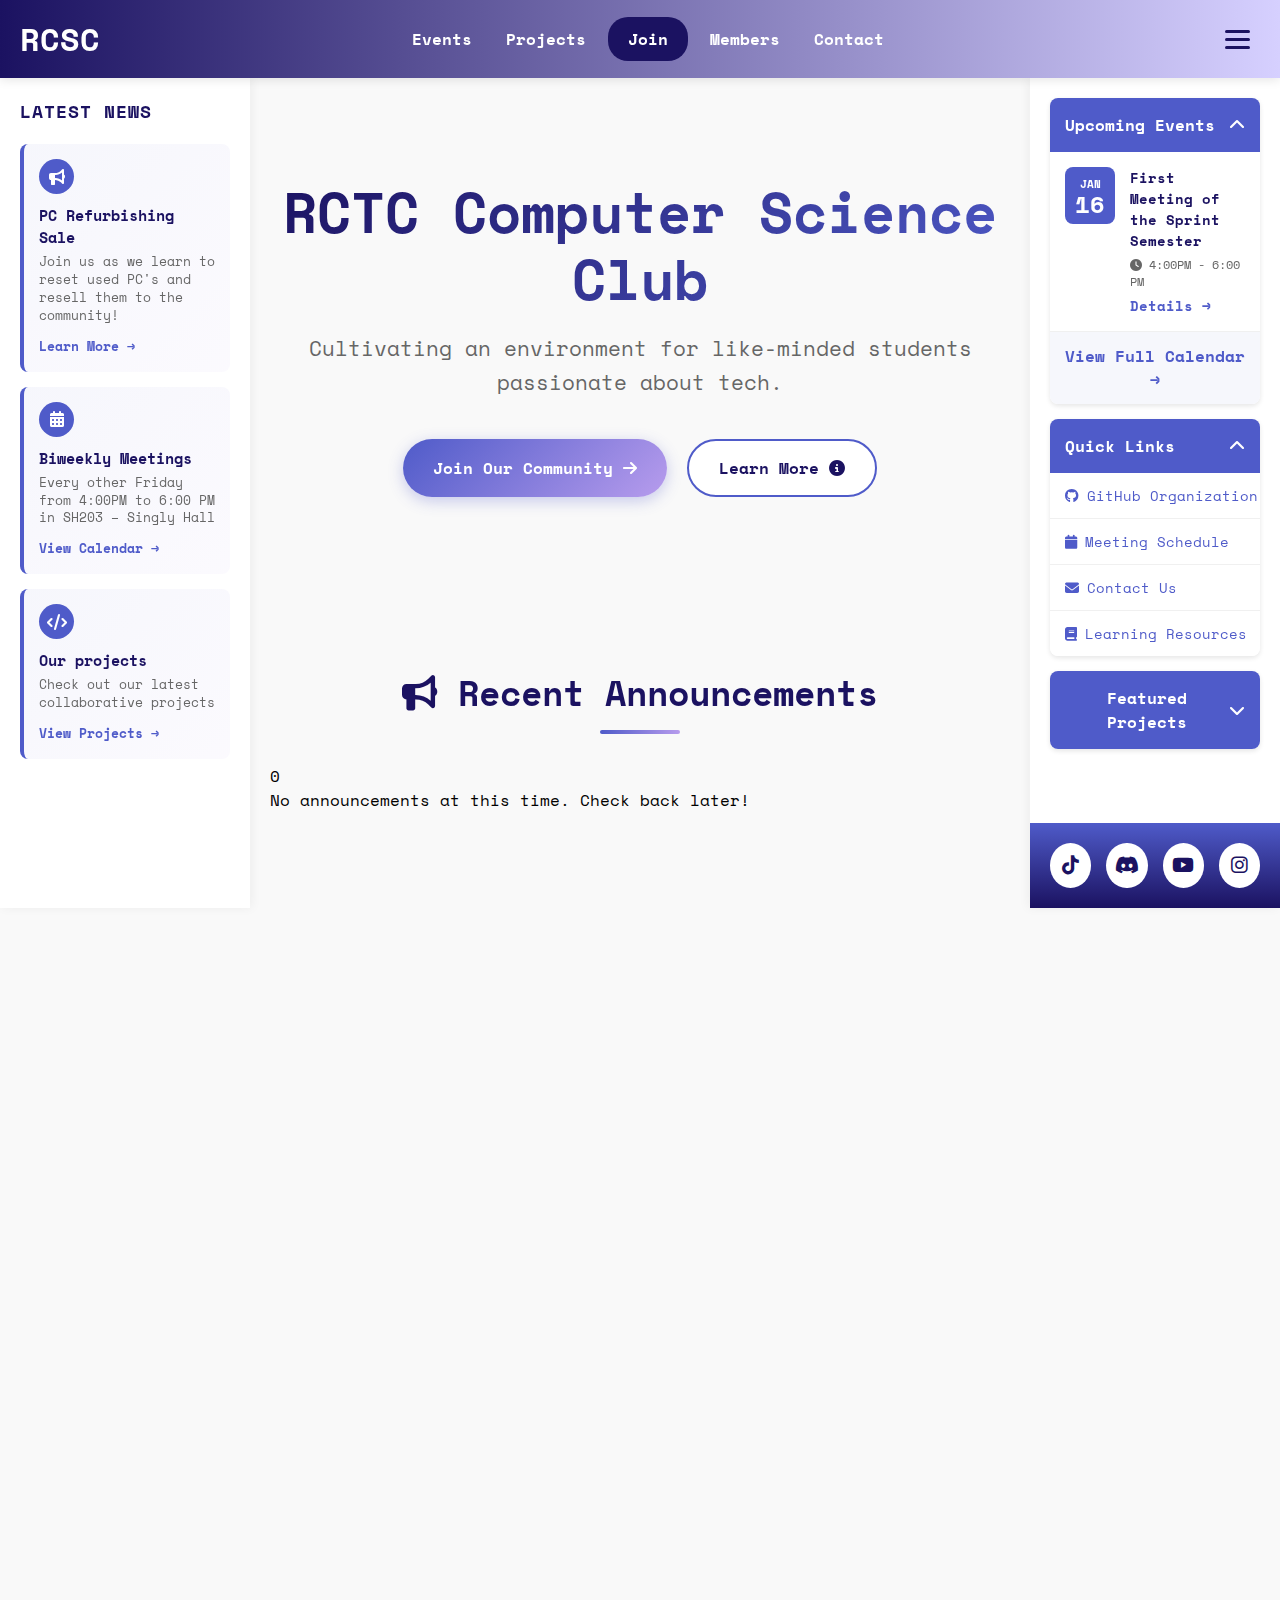
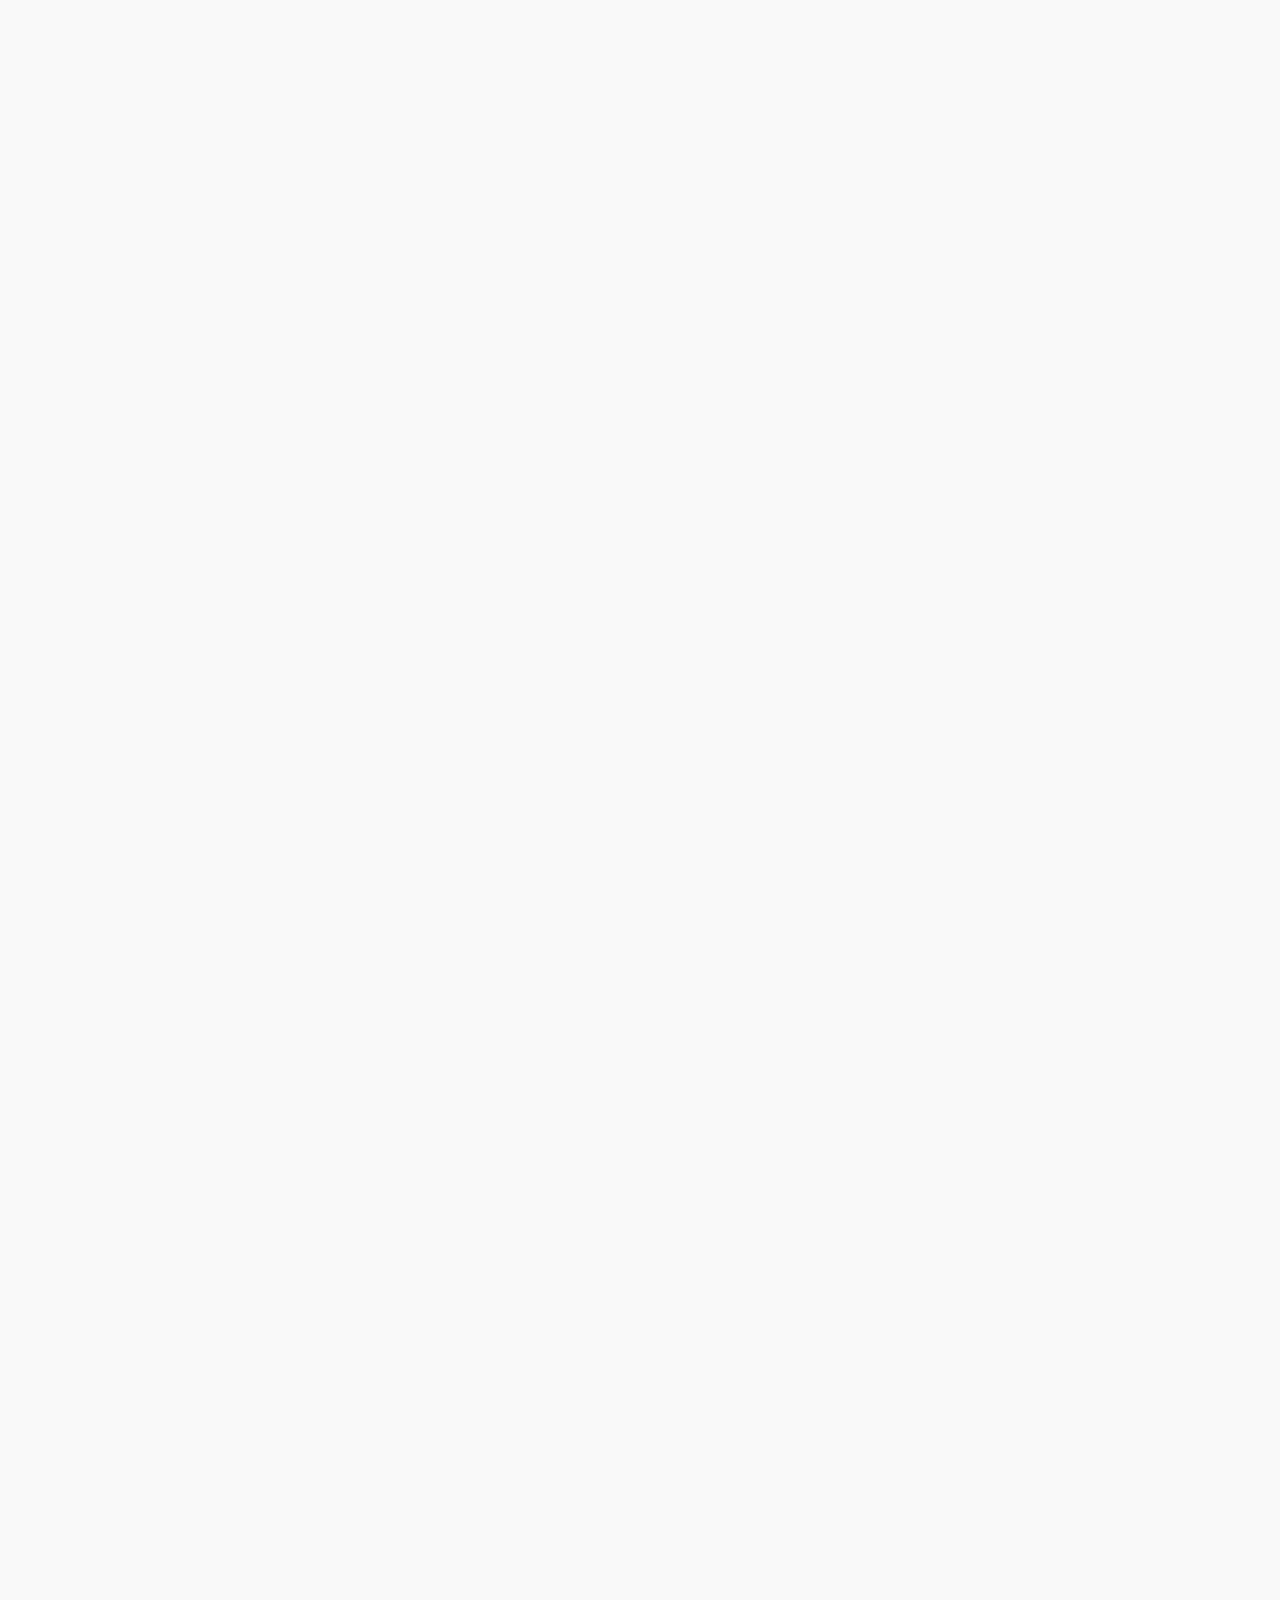
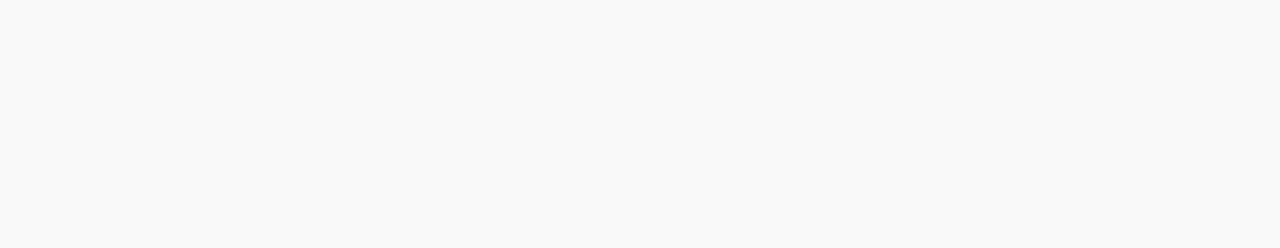
<file: index.html>
<!DOCTYPE html>
<html lang="en">
<head>
    <meta charset="utf-8">
    <meta http-equiv="X-UA-Compatible" content="IE=edge">
    <title>RCTC Computer Science Club - Home</title>
    <link rel="stylesheet" href="https://cdnjs.cloudflare.com/ajax/libs/font-awesome/6.5.1/css/all.min.css" crossorigin="anonymous" referrerpolicy="no-referrer" />
    <link rel="preconnect" href="https://fonts.googleapis.com">
    <link rel="preconnect" href="https://fonts.gstatic.com" crossorigin>
    <meta name="description" content="Official website of the RCTC Computer Science Club. Join us for events, projects, and collaboration.">
    <meta name="viewport" content="width=device-width, initial-scale=1">
    <link rel="stylesheet" href="css/index-style.css">
</head>
<body>
    <header id="header">
        <nav class="container navbar">
            <a href="index.html" class="nav-logo">RCSC</a>
            <div class="collapse nav-menu">
                <ul class="navbar-nav">
                    <a href="events.html" class="nav-events">Events</a>
                    <a href="projects.html" class="nav-projects-link">Projects</a>
                    <a href="join.html" class="nav-join join">Join</a>
                    <a href="members.html" class="nav-members">Members</a>
                    <a href="#" class="nav-about contact-trigger">Contact</a>
                </ul>
            </div>
            
            <button class="hamburger" id="hamburger">
                <span></span>
                <span></span>
                <span></span>
            </button>
        </nav>

        <div class="mobile-menu" id="mobileMenu">
            <a href="index.html" class="mobile-nav-link"><i class="fas fa-home"></i> Home</a>
            <a href="calendar.html" class="mobile-nav-link"><i class="fas fa-calendar"></i> Calendar</a>
            <a href="resources.html" class="mobile-nav-link"><i class="fas fa-book"></i> Resources</a>
            <a href="gallery.html" class="mobile-nav-link"><i class="fas fa-images"></i> Gallery</a>
            <a href="documentation.html" class="mobile-nav-link"><i class="fas fa-file-alt"></i> Documentation</a>
            <a href="#" class="mobile-nav-link contact-trigger"><i class="fas fa-envelope"></i> Contact Us</a>
        </div>
    </header>

    <div class="main-wrapper">
        <aside class="left-column">
            <div class="inner-left-column">
                <h3>Latest News</h3>
                <div class="news-item">
                    <span class="news-icon"><i class="fas fa-bullhorn"></i></span>
                    <div class="news-content">
                        <h4>PC Refurbishing Sale</h4>
                        <p>Join us as we learn to reset used PC's and resell them to the community!</p>
                        <a href="events.html" class="news-link">Learn More →</a>
                    </div>
                </div>
                <div class="news-item">
                    <span class="news-icon"><i class="fas fa-calendar-alt"></i></span>
                    <div class="news-content">
                        <h4>Biweekly Meetings</h4>
                        <p>Every other Friday from 4:00PM to 6:00 PM in SH203 – Singly Hall</p>
                        <a href="calendar.html" class="news-link">View Calendar →</a>
                    </div>
                </div>
                <div class="news-item">
                    <span class="news-icon"><i class="fas fa-code"></i></span>
                    <div class="news-content">
                        <h4>Our projects</h4>
                        <p>Check out our latest collaborative projects</p>
                        <a href="projects.html" class="news-link">View Projects →</a>
                    </div>
                </div>
            </div>
        </aside>

        <main class="main-content">
            <div class="content-container">
                <!-- Hero Section -->
                <section class="hero-section">
                    <div class="hero-content">
                        <h1 class="hero-title">
                            <span class="title-line">RCTC Computer Science Club</span>
                        </h1>
                        <p class="hero-subtitle">Cultivating an environment for like-minded students passionate about tech.</p>
                        <div class="hero-buttons">
                            <a href="join.html" class="btn-primary">
                                <span>Join Our Community</span>
                                <i class="fas fa-arrow-right"></i>
                            </a>
                            <a href="about.html" class="btn-secondary">
                                <span>Learn More</span>
                                <i class="fas fa-info-circle"></i>
                            </a>
                        </div>
                    </div>
                </section>

                <!-- Announcements Section -->
                <section class="announcements-section">
                    <div class="section-header-flex">
                        <h2 class="section-title">
                            <i class="fas fa-bullhorn"></i> Recent Announcements
                        </h2>
                        <span class="announcement-count" id="announcementCount">0</span>
                    </div>
                    <div class="announcements-container" id="announcementsContainer">
                        <p class="no-announcements">No announcements at this time. Check back later!</p>
                    </div>
                </section>

                <!-- Image Slider -->
                <section class="slider-section">
                    <h2 class="section-title">Our Community in Action</h2>
                    <div class="slider-wrapper">
                        <div class="slider" id="slider">
                            <div class="slide active">
                                <img src="images/meeting_room_2.JPEG" alt="Club Meeting Room">
                                <div class="slide-caption"></div>
                            </div>
                            <div class="slide">
                                <img src="images/meeting_room.JPEG" alt="Collaboration Space">
                                <div class="slide-caption"></div>
                            </div>
                            <div class="slide">
                                <img src="images/saif_and_ibrahim.JPEG" alt="Club Members">
                                <div class="slide-caption"></div>
                            </div>
                        </div>
                        <button class="slider-btn prev" id="prevSlide">
                            <i class="fas fa-chevron-left"></i>
                        </button>
                        <button class="slider-btn next" id="nextSlide">
                            <i class="fas fa-chevron-right"></i>
                        </button>
                        <div class="slider-dots" id="sliderDots">
                            <span class="dot active" data-slide="0"></span>
                            <span class="dot" data-slide="1"></span>
                            <span class="dot" data-slide="2"></span>
                        </div>
                    </div>
                </section>

                <!-- About Section -->
                <section class="about-section">
                    <div class="about-grid">
                        <div class="about-text">
                            <h2 class="section-title">About Our Club</h2>
                            <p class="about-description">
                                We are a dynamic community at Rochester Community and Technical College dedicated to 
                                fostering innovating, learning, and collaborating in computer science. 
                                From software development to Cyber Security, we explore it all.
                            </p>
                            <p class="about-description">
                                Whether you're attending RCTC or Winona State University Rochester, if you have a 
                                passion for technology, you belong here.
                            </p>
                            <a href="about.html" class="text-link">
                                Learn more about us <i class="fas fa-arrow-right"></i>
                            </a>
                        </div>
                        <div class="about-features">
                            <div class="feature-card">
                                <div class="feature-icon">
                                    <i class="fas fa-laptop-code"></i>
                                </div>
                                <h3>Hands-On Projects</h3>
                                <p>Build real applications and gain practical experience</p>
                            </div>
                            <div class="feature-card">
                                <div class="feature-icon">
                                    <i class="fas fa-users"></i>
                                </div>
                                <h3>Peer Collaboration</h3>
                                <p>Work with fellow students on exciting challenges</p>
                            </div>
                            <div class="feature-card">
                                <div class="feature-icon">
                                    <i class="fas fa-graduation-cap"></i>
                                </div>
                                <h3>Skill Development</h3>
                                <p>Learn new technologies through workshops and events</p>
                            </div>
                            <div class="feature-card">
                                <div class="feature-icon">
                                    <i class="fas fa-briefcase"></i>
                                </div>
                                <h3>Career Preparation</h3>
                                <p>Build your portfolio and network with industry professionals</p>
                            </div>
                        </div>
                    </div>
                </section>

                <!-- What We Do Section -->
                <section class="activities-section">
                    <h2 class="section-title">What We Do</h2>
                    <div class="activities-grid">
                        <div class="activity-card">
                            <div class="activity-icon workshop">
                                <i class="fas fa-chalkboard-teacher"></i>
                            </div>
                            <h3>Workshops</h3>
                            <p>Technical workshops covering programming languages, frameworks, and tools</p>
                            <a href="events.html" class="activity-link">View Workshops →</a>
                        </div>
                        <div class="activity-card">
                            <div class="activity-icon hackathon">
                                <i class="fas fa-trophy"></i>
                            </div>
                            <h3>Hackathons</h3>
                            <p>Competitive coding events where you can showcase your skills and win prizes</p>
                            <a href="events.html" class="activity-link">Upcoming Events →</a>
                        </div>
                        <div class="activity-card">
                            <div class="activity-icon projects">
                                <i class="fas fa-project-diagram"></i>
                            </div>
                            <h3>Group Projects</h3>
                            <p>Collaborative projects to build real-world applications and expand your portfolio</p>
                            <a href="projects.html" class="activity-link">View Projects →</a>
                        </div>
                        <div class="activity-card">
                            <div class="activity-icon social">
                                <i class="fas fa-calendar-alt"></i>
                            </div>
                            <h3>Social Events</h3>
                            <p>Game nights, tech talks, and networking opportunities to connect with peers</p>
                            <a href="events.html" class="activity-link">See Calendar →</a>
                        </div>
                    </div>
                </section>

                <!-- CTA Section -->
                <section class="cta-section">
                    <div class="cta-content">
                        <h2>Ready to Join?</h2>
                        <p>Join a community of passionate developers and tech enthusiasts at RCTC</p>
                        <div class="cta-buttons">
                            <a href="join.html" class="btn-cta-primary">
                                <i class="fas fa-user-plus"></i>
                                <span>Join the Club</span>
                            </a>
                            <a href="https://discord.gg/4MYFx6G3Uj" target="_blank" class="btn-cta-secondary">
                                <i class="fab fa-discord"></i>
                                <span>Join Our Discord</span>
                            </a>
                        </div>
                    </div>
                </section>
            </div>
        </main>

        <aside class="right-column">
            <div class="inner-right-column">
                <div class="dropdown-section active">
                    <button class="dropdown-header">
                        <span>Upcoming Events</span>
                        <i class="fa-solid fa-chevron-down"></i>
                    </button>
                    <div class="dropdown-content">
                        <div class="dropdown-item event-item">
                            <div class="event-date">
                                <span class="month">JAN</span>
                                <span class="day">16</span>
                            </div>
                            <div class="event-info">
                                <h4>First Meeting of the Sprint Semester</h4>
                                <p><i class="fas fa-clock"></i> 4:00PM - 6:00 PM</p>
                                <a href="events.html" class="event-link">Details →</a>
                            </div>
                        </div>
                        <a href="calendar.html" class="view-all-link">View Full Calendar →</a>
                    </div>
                </div>

                <div class="dropdown-section active">
                    <button class="dropdown-header">
                        <span>Quick Links</span>
                        <i class="fa-solid fa-chevron-down"></i>
                    </button>
                    <div class="dropdown-content">
                        <div class="dropdown-item">
                            <a href="https://github.com/orgs/RCTC-ComputerClub/dashboard" target="_blank" rel="noopener noreferrer"><i class="fa-brands fa-github"></i> GitHub Organization</a>
                        </div>
                        <div class="dropdown-item">
                            <a href="calendar.html"><i class="fas fa-calendar"></i> Meeting Schedule</a>
                        </div>
                        <div class="dropdown-item">
                            <a href="#" class="contact-trigger"><i class="fas fa-envelope"></i> Contact Us</a>
                        </div>
                        <div class="dropdown-item">
                            <a href="resources.html"><i class="fas fa-book"></i> Learning Resources</a>
                        </div>
                    </div>
                </div>

                <div class="dropdown-section">
                    <button class="dropdown-header">
                        <span>Featured Projects</span>
                        <i class="fa-solid fa-chevron-down"></i>
                    </button>
                    <div class="dropdown-content">
                        <div class="dropdown-item project-item">
                            <h4><i class="fas fa-globe"></i> Club Website</h4>
                            <p class="project-status active">Active</p>
                        </div>
                        <a href="projects.html" class="view-all-link">View All Projects →</a>
                    </div>
                </div>
            </div>

            <div class="social-section">
                <div class="social-links-container">
                    <a href="#" class="social-link-item" title="TikTok">
                        <i class="fa-brands fa-tiktok"></i>
                    </a>
                    <a href="https://discord.gg/4MYFx6G3Uj" target="_blank" rel="noopener noreferrer" class="social-link-item" title="Discord">
                        <i class="fa-brands fa-discord"></i>
                    </a>
                    <a href="#" class="social-link-item" title="YouTube">
                        <i class="fa-brands fa-youtube"></i>
                    </a>
                    <a href="#" class="social-link-item" title="Instagram">
                        <i class="fa-brands fa-instagram"></i>
                    </a>
                </div>
            </div>
        </aside>
    </div>

    <!-- Contact Modal -->
    <div id="contactModal" class="modal">
        <div class="modal-overlay"></div>
        <div class="modal-content">
            <button class="modal-close" id="closeModal">
                <i class="fas fa-times"></i>
            </button>
            
            <div class="modal-header">
                <h2>Contact Us</h2>
                <p>We'd love to hear from you! Send us a message.</p>
            </div>
            
            <form id="contactForm" class="contact-form">
                <div class="form-group">
                    <label for="contactName">Your Name</label>
                    <input 
                        type="text" 
                        id="contactName" 
                        name="name" 
                        required 
                        placeholder="Enter your name"
                    >
                </div>
                
                <div class="form-group">
                    <label for="contactEmail">Your Email</label>
                    <input 
                        type="email" 
                        id="contactEmail" 
                        name="email" 
                        required 
                        placeholder="your.email@example.com"
                    >
                </div>
                
                <div class="form-group">
                    <label for="contactTopic">Topic</label>
                    <select id="contactTopic" name="topic" required>
                        <option value="">Select a topic...</option>
                        <option value="general">General Inquiry</option>
                        <option value="membership">Membership Question</option>
                        <option value="events">Event Information</option>
                        <option value="projects">Project Collaboration</option>
                        <option value="feedback">Feedback</option>
                        <option value="other">Other</option>
                    </select>
                </div>
                
                <div class="form-group">
                    <label for="contactMessage">Message</label>
                    <textarea 
                        id="contactMessage" 
                        name="message" 
                        rows="6" 
                        required 
                        placeholder="Type your message here..."
                    ></textarea>
                </div>
                
                <div class="form-actions">
                    <button type="button" class="btn-cancel" id="cancelBtn">Cancel</button>
                    <button type="submit" class="btn-submit">
                        <i class="fas fa-paper-plane"></i>
                        Send Message
                    </button>
                </div>
            </form>
            
            <div id="formStatus" class="form-status"></div>
        </div>
    </div>

    <script src="js/scripts.js"></script>
</body>
</html>
</file>
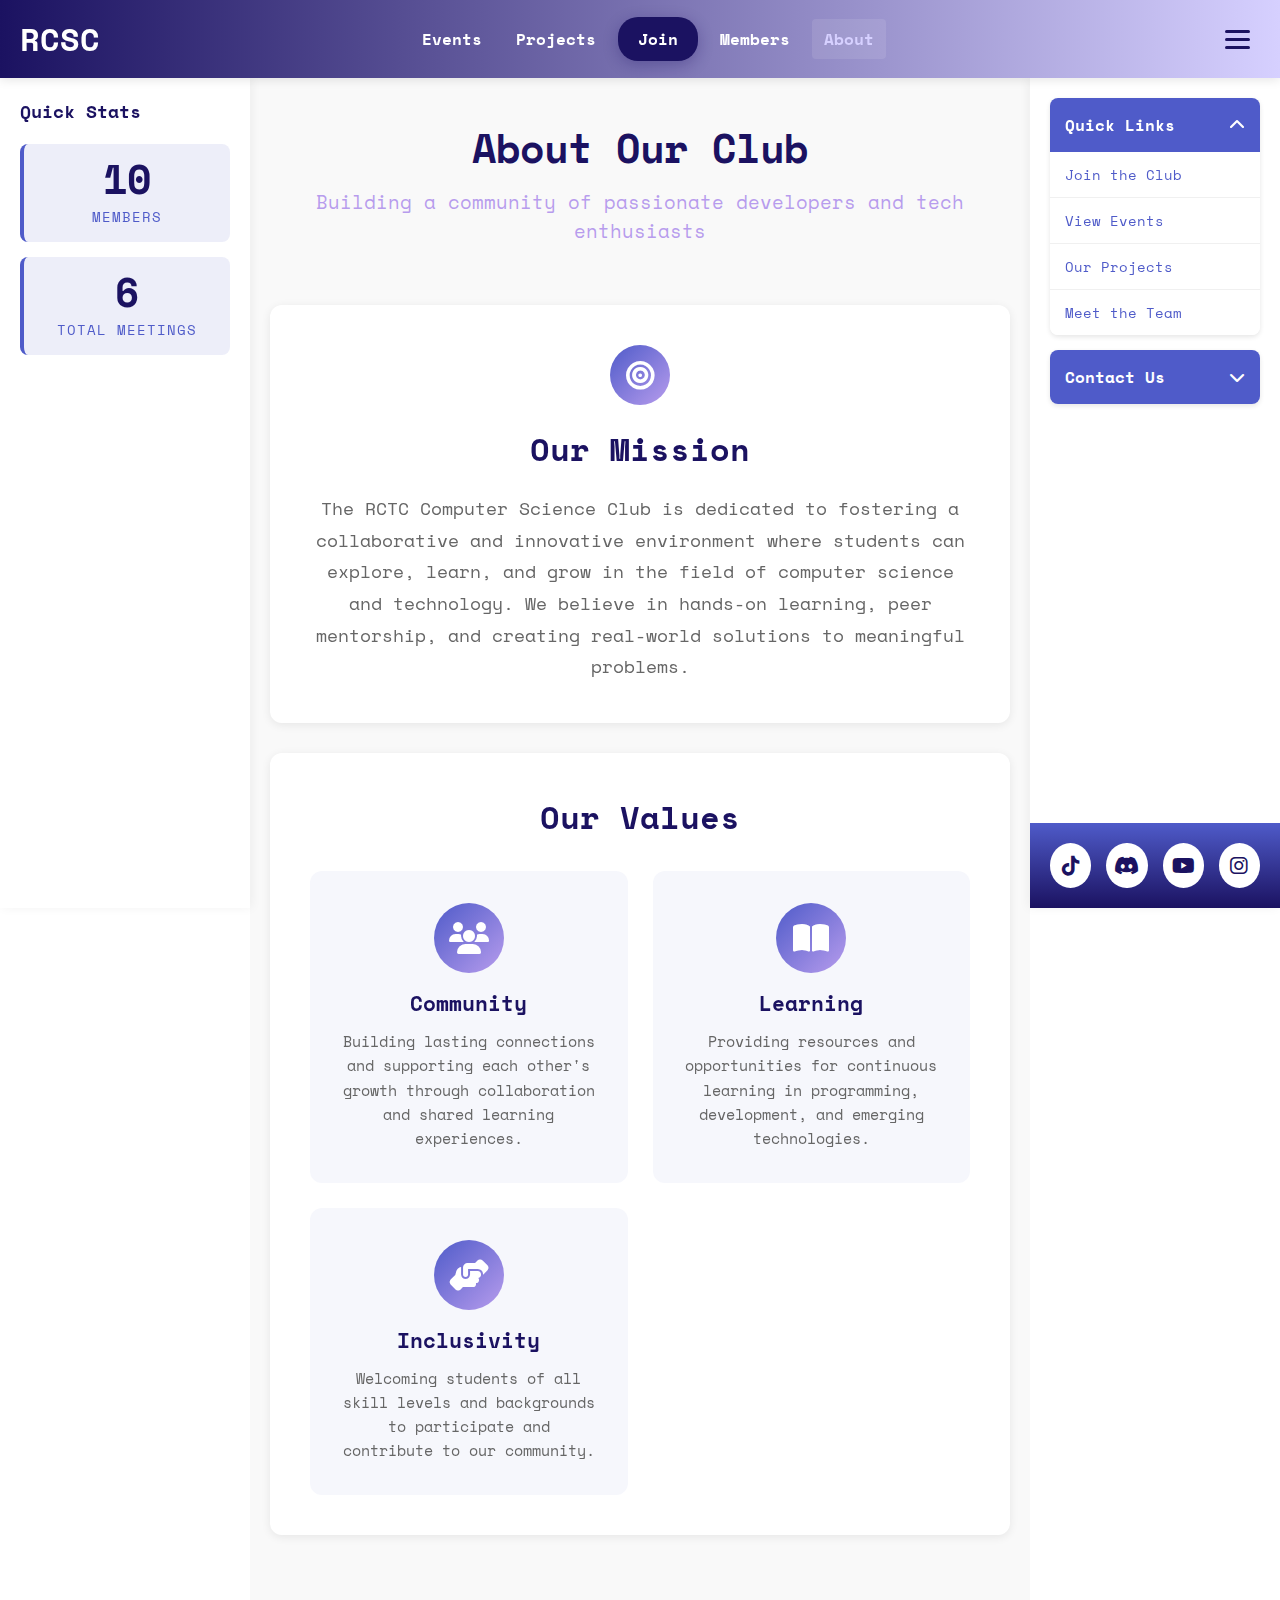
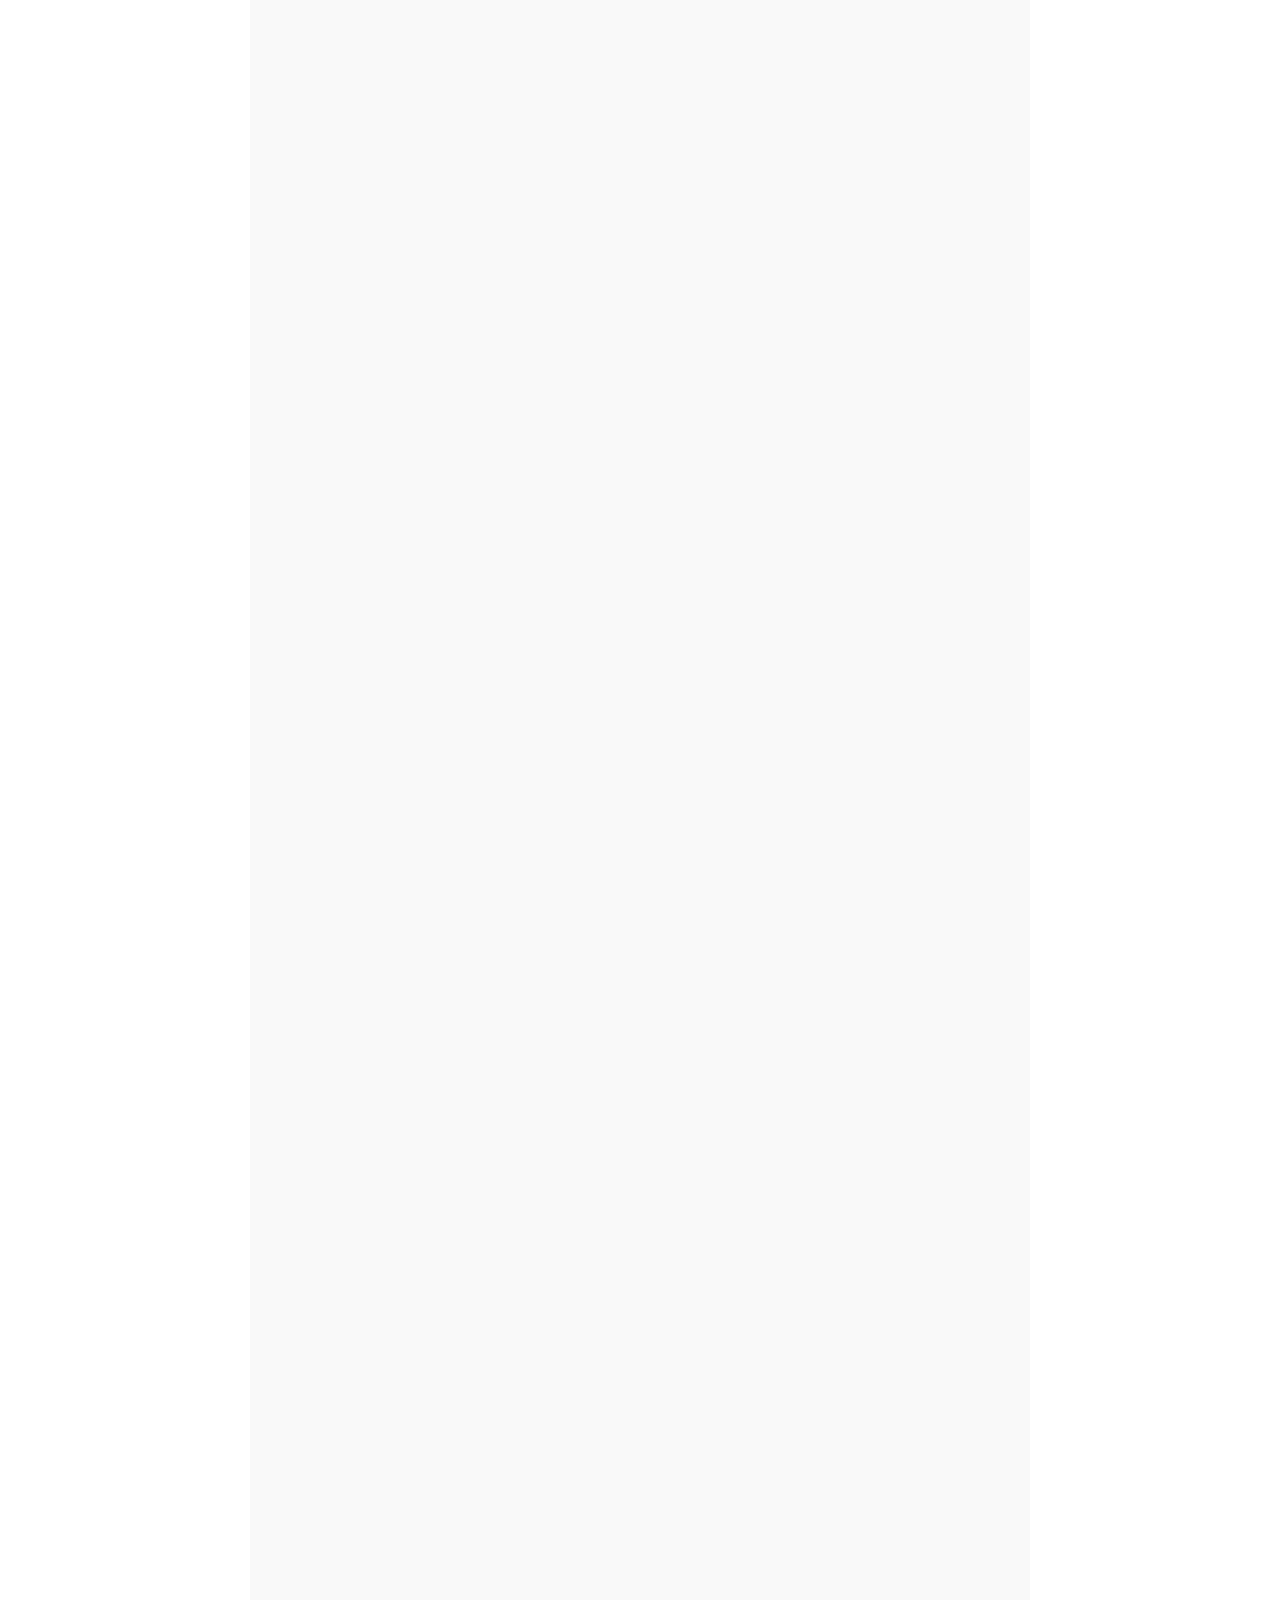
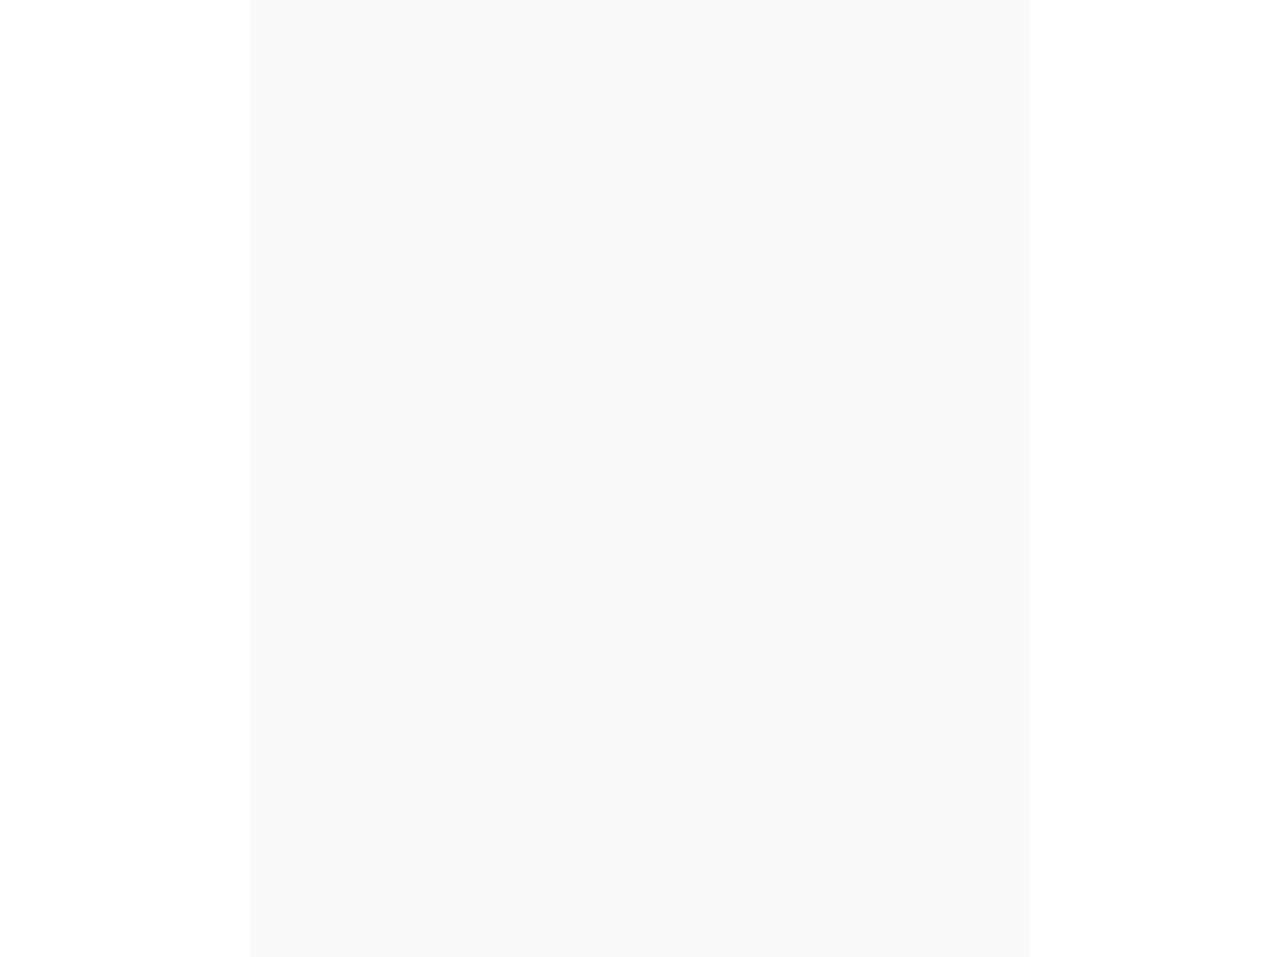
<file: about.html>
<!DOCTYPE html>
<html lang="en">
<head>
    <meta charset="UTF-8">
    <meta name="viewport" content="width=device-width, initial-scale=1.0">
    <title>About - RCTC Computer Science Club</title>
    <link rel="stylesheet" href="css/about-style.css">
    <link rel="stylesheet" href="https://cdnjs.cloudflare.com/ajax/libs/font-awesome/6.5.1/css/all.min.css">
    <link rel="preconnect" href="https://fonts.googleapis.com">
    <link rel="preconnect" href="https://fonts.gstatic.com" crossorigin>
</head>
<body>
    <!-- Header -->
    <header id="header">
        <nav class="container navbar">
            <a href="index.html" class="nav-logo">RCSC</a>
            <div class="collapse nav-menu">
                <ul class="navbar-nav">
                    <a href="events.html" class="nav-events">Events</a>
                    <a href="projects.html" class="nav-projects">Projects</a>
                    <a href="join.html" class="nav-join join">Join</a>
                    <a href="members.html" class="nav-members">Members</a>
                    <a href="about.html" class="nav-about active">About</a>
                </ul>
            </div>
            
            <!-- Hamburger Menu Button -->
            <button class="hamburger" id="hamburger">
                <span></span>
                <span></span>
                <span></span>
            </button>
        </nav>

        <!-- Mobile Menu Dropdown -->
        <div class="mobile-menu" id="mobileMenu">
            <a href="index.html" class="mobile-nav-link"><i class="fas fa-home"></i> Home</a>
            <a href="calendar.html" class="mobile-nav-link"><i class="fas fa-calendar"></i> Calendar</a>
            <a href="resources.html" class="mobile-nav-link"><i class="fas fa-book"></i> Resources</a>
            <a href="gallery.html" class="mobile-nav-link"><i class="fas fa-images"></i> Gallery</a>
            <a href="documentation.html" class="mobile-nav-link"><i class="fas fa-images"></i> Documentation</a>
        </div>
    </header>

    <div class="main-wrapper">
        <aside class="left-column">
            <div class="inner-left-column">
                <h3>Quick Stats</h3>
                <div class="stat-box">
                    <span class="stat-number">10</span>
                    <span class="stat-label">Members</span>
                </div>
                <!-- <div class="stat-box">
                    <span class="stat-number">0</span>
                    <span class="stat-label">Years Active</span>
                </div> -->
                <!-- <div class="stat-box">
                    <span class="stat-number">0</span>
                    <span class="stat-label">Projects</span>
                </div> -->
                <div class="stat-box">
                    <span class="stat-number">6</span>
                    <span class="stat-label">Total Meetings</span>
                </div>
            </div>
        </aside>

        <main class="main-content">
            <div class="content-container">
                <h1 class="text-title text-dark">About Our Club</h1>
                <p class="text-secondary">Building a community of passionate developers and tech enthusiasts</p>

                <!-- Mission Section -->
                <section class="about-section mission-section">
                    <div class="section-icon">
                        <i class="fas fa-bullseye"></i>
                    </div>
                    <h2 class="section-title text-dark">Our Mission</h2>
                    <p class="section-text">
                        The RCTC Computer Science Club is dedicated to fostering a collaborative and innovative 
                        environment where students can explore, learn, and grow in the field of computer science 
                        and technology. We believe in hands-on learning, peer mentorship, and creating real-world 
                        solutions to meaningful problems.
                    </p>
                </section>

                <!-- Values Section -->
                <section class="about-section values-section">
                    <h2 class="section-title text-dark">Our Values</h2>
                    <div class="values-grid">
                        <div class="value-card">
                            <div class="value-icon">
                                <i class="fas fa-users"></i>
                            </div>
                            <h3>Community</h3>
                            <p>Building lasting connections and supporting each other's growth through collaboration and shared learning experiences.</p>
                        </div>
                        <!-- <div class="value-card">
                            <div class="value-icon">
                                <i class="fas fa-lightbulb"></i>
                            </div>
                            <h3>Innovation</h3>
                            <p>Encouraging creative thinking and pushing boundaries to develop unique solutions to complex challenges.</p>
                        </div> -->
                        <div class="value-card">
                            <div class="value-icon">
                                <i class="fas fa-book-open"></i>
                            </div>
                            <h3>Learning</h3>
                            <p>Providing resources and opportunities for continuous learning in programming, development, and emerging technologies.</p>
                        </div>
                        <div class="value-card">
                            <div class="value-icon">
                                <i class="fas fa-hands-helping"></i>
                            </div>
                            <h3>Inclusivity</h3>
                            <p>Welcoming students of all skill levels and backgrounds to participate and contribute to our community.</p>
                        </div>
                    </div>
                </section>

                <!-- What We Do Section -->
                <section class="about-section activities-section">
                    <h2 class="section-title text-dark">What We Do</h2>
                    <div class="activities-grid">
                        <div class="activity-card">
                            <div class="activity-number">01</div>
                            <h3>Weekly Meetings</h3>
                            <p>Regular gatherings to discuss projects, share knowledge, and work on coding challenges together.</p>
                        </div>
                        <div class="activity-card">
                            <div class="activity-number">02</div>
                            <h3>Workshops & Talks</h3>
                            <p>Technical workshops on various programming languages, frameworks, and industry-relevant skills.</p>
                        </div>
                        <div class="activity-card">
                            <div class="activity-number">03</div>
                            <h3>Hackathons</h3>
                            <p>Collaborative coding events where teams build projects in limited time frames to solve real problems.</p>
                        </div>
                        <div class="activity-card">
                            <div class="activity-number">04</div>
                            <h3>Group Projects</h3>
                            <p>Long-term collaborative projects that help members gain practical experience and build portfolios.</p>
                        </div>
                        <div class="activity-card">
                            <div class="activity-number">05</div>
                            <h3>Career Development</h3>
                            <p>Resume reviews, interview prep, and networking opportunities to prepare for tech careers.</p>
                        </div>
                        <div class="activity-card">
                            <div class="activity-number">06</div>
                            <h3>Social Events</h3>
                            <p>Casual gatherings, game nights, and social activities to build friendships beyond coding.</p>
                        </div>
                    </div>
                </section>

                <!-- History Section -->
                <section class="about-section history-section">
                    <div class="section-icon">
                        <i class="fas fa-history"></i>
                    </div>
                    <h2 class="section-title text-dark">Our History</h2>
                    <div class="timeline">
                        <div class="timeline-item">
                            <div class="timeline-marker"></div>
                            <div class="timeline-content">
                                <h3>Month 2025</h3>
                                <h4>Club Founded</h4>
                                <p>Started with a small group of passionate students interested in computer science and technology.</p>
                            </div>
                        </div>
                        <div class="timeline-item">
                            <div class="timeline-marker"></div>
                            <div class="timeline-content">
                                <h3>Month 2025</h3>
                                <h4>First Meeting</h4>
                                <p>#</p>
                            </div>
                        </div>
                        <div class="timeline-item">
                            <div class="timeline-marker"></div>
                            <div class="timeline-content">
                                <h3>Month 2025</h3>
                                <h4>Growing Community</h4>
                                <p>Expanded to 18 members and launched multiple collaborative projects.</p>
                            </div>
                        </div>
                        <div class="timeline-item">
                            <div class="timeline-marker"></div>
                            <div class="timeline-content">
                                <h3>2026</h3>
                                <h4>Looking Forward</h4>
                                <p>Continuing to grow and provide valuable experiences for all our members.</p>
                            </div>
                        </div>
                    </div>
                </section>

                <!-- Join CTA -->
                <section class="about-section cta-section">
                    <div class="cta-content">
                        <h2>Ready to Join Us?</h2>
                        <p>Become part of our growing community of developers, creators, and innovators</p>
                        <a href="join.html" class="cta-button">Join the Club</a>
                    </div>
                </section>
            </div>
        </main>

        <aside class="right-column">
            <div class="inner-right-column">
                <!-- Quick Links -->
                <div class="dropdown-section active">
                    <button class="dropdown-header">
                        <span>Quick Links</span>
                        <i class="fa-solid fa-chevron-down"></i>
                    </button>
                    <div class="dropdown-content">
                        <div class="dropdown-item">
                            <a href="join.html">Join the Club</a>
                        </div>
                        <div class="dropdown-item">
                            <a href="events.html">View Events</a>
                        </div>
                        <div class="dropdown-item">
                            <a href="projects.html">Our Projects</a>
                        </div>
                        <div class="dropdown-item">
                            <a href="members.html">Meet the Team</a>
                        </div>
                    </div>
                </div>

                <!-- Contact Info -->
                <div class="dropdown-section">
                    <button class="dropdown-header">
                        <span>Contact Us</span>
                        <i class="fa-solid fa-chevron-down"></i>
                    </button>
                    <div class="dropdown-content">
                        <div class="dropdown-item">
                            <h4>Email</h4>
                            <p>csclub@rctc.edu</p>
                        </div>
                        <div class="dropdown-item">
                            <h4>Location</h4>
                            <p>RCTC Campus<br>Rochester, MN</p>
                        </div>
                    </div>
                </div>
            </div>

            <!-- Social Links Section -->
            <div class="social-section">
                <div class="social-links-container">
                    <a href="#" class="social-link-item" title="TikTok"><i class="fa-brands fa-tiktok"></i></a>
                    <a href="https://discord.gg/4MYFx6G3Uj" target="_blank" rel="no-referrer noopener" class="social-link-item" title="Discord"><i class="fa-brands fa-discord"></i></a>
                    <a href="#" class="social-link-item" title="YouTube"><i class="fa-brands fa-youtube"></i></a>
                    <a href="#" class="social-link-item" title="Instagram"><i class="fa-brands fa-instagram"></i></a>
                </div>
            </div>
        </aside>
    </div>

    <script src="js/about-script.js"></script>
</body>
</html>
</file>
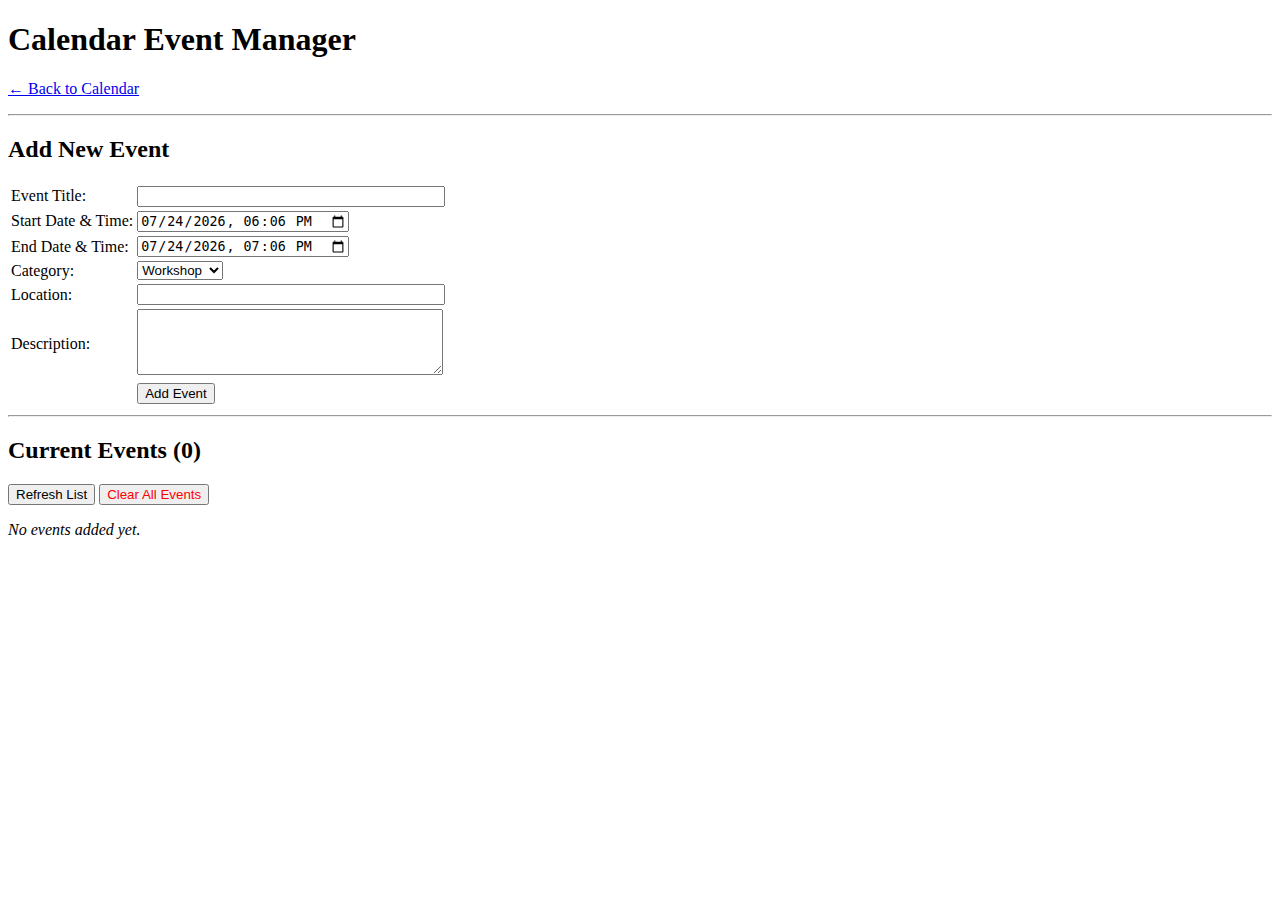
<file: admin.html>
<!DOCTYPE html>
<html lang="en">
<head>
    <meta charset="UTF-8">
    <meta name="viewport" content="width=device-width, initial-scale=1.0">
    <title>Calendar Admin - RCTC CS Club</title>
</head>
<body>
    <h1>Calendar Event Manager</h1>
    <p><a href="calendar.html">← Back to Calendar</a></p>
    
    <hr>
    
    <h2>Add New Event</h2>
    <form id="eventForm">
        <table>
            <tr>
                <td><label for="title">Event Title:</label></td>
                <td><input type="text" id="title" required style="width: 300px;"></td>
            </tr>
            <tr>
                <td><label for="start">Start Date & Time:</label></td>
                <td><input type="datetime-local" id="start" required></td>
            </tr>
            <tr>
                <td><label for="end">End Date & Time:</label></td>
                <td><input type="datetime-local" id="end" required></td>
            </tr>
            <tr>
                <td><label for="category">Category:</label></td>
                <td>
                    <select id="category" required>
                        <option value="workshop">Workshop</option>
                        <option value="hackathon">Hackathon</option>
                        <option value="social">Social</option>
                        <option value="meeting">Meeting</option>
                        <option value="deadline">Deadline</option>
                    </select>
                </td>
            </tr>
            <tr>
                <td><label for="location">Location:</label></td>
                <td><input type="text" id="location" style="width: 300px;"></td>
            </tr>
            <tr>
                <td><label for="description">Description:</label></td>
                <td><textarea id="description" rows="4" style="width: 300px;"></textarea></td>
            </tr>
            <tr>
                <td></td>
                <td><button type="submit">Add Event</button></td>
            </tr>
        </table>
    </form>
    
    <hr>
    
    <h2>Current Events (<span id="eventCount">0</span>)</h2>
    <button onclick="refreshEventList()">Refresh List</button>
    <button onclick="clearAllEvents()" style="color: red;">Clear All Events</button>
    
    <div id="eventsList"></div>

    <script>
        // Load existing events from localStorage
        function loadEvents() {
            const stored = localStorage.getItem('calendarEvents');
            if (stored) {
                return JSON.parse(stored).map(event => ({
                    ...event,
                    start: new Date(event.start),
                    end: new Date(event.end)
                }));
            }
            return [];
        }

        function saveEvents(events) {
            localStorage.setItem('calendarEvents', JSON.stringify(events));
        }

        // Add event form handler
        document.getElementById('eventForm').addEventListener('submit', (e) => {
            e.preventDefault();
            
            const events = loadEvents();
            
            const event = {
                id: Date.now(),
                title: document.getElementById('title').value,
                start: new Date(document.getElementById('start').value),
                end: new Date(document.getElementById('end').value),
                category: document.getElementById('category').value,
                location: document.getElementById('location').value,
                description: document.getElementById('description').value
            };
            
            // Validate dates
            if (event.end <= event.start) {
                alert('End time must be after start time!');
                return;
            }
            
            events.push(event);
            saveEvents(events);
            
            alert('Event added successfully!');
            e.target.reset();
            refreshEventList();
        });

        // Display all events
        function refreshEventList() {
            const events = loadEvents();
            const container = document.getElementById('eventsList');
            document.getElementById('eventCount').textContent = events.length;
            
            if (events.length === 0) {
                container.innerHTML = '<p><em>No events added yet.</em></p>';
                return;
            }
            
            // Sort events by start date
            events.sort((a, b) => new Date(a.start) - new Date(b.start));
            
            let html = '<table border="1" cellpadding="10" style="width: 100%; margin-top: 20px;">';
            html += '<tr><th>Date</th><th>Title</th><th>Time</th><th>Category</th><th>Location</th><th>Actions</th></tr>';
            
            events.forEach(event => {
                const startDate = new Date(event.start);
                const endDate = new Date(event.end);
                
                html += '<tr>';
                html += `<td>${startDate.toLocaleDateString()}</td>`;
                html += `<td><strong>${event.title}</strong><br><small>${event.description || 'No description'}</small></td>`;
                html += `<td>${startDate.toLocaleTimeString([], {hour: '2-digit', minute:'2-digit'})} - ${endDate.toLocaleTimeString([], {hour: '2-digit', minute:'2-digit'})}</td>`;
                html += `<td>${event.category}</td>`;
                html += `<td>${event.location || '-'}</td>`;
                html += `<td><button onclick="deleteEvent(${event.id})">Delete</button></td>`;
                html += '</tr>';
            });
            
            html += '</table>';
            container.innerHTML = html;
        }

        // Delete single event
        function deleteEvent(eventId) {
            if (confirm('Are you sure you want to delete this event?')) {
                let events = loadEvents();
                events = events.filter(e => e.id !== eventId);
                saveEvents(events);
                alert('Event deleted!');
                refreshEventList();
            }
        }

        // Clear all events
        function clearAllEvents() {
            if (confirm('Are you sure you want to delete ALL events? This cannot be undone!')) {
                if (confirm('Really delete everything? This is your last warning!')) {
                    localStorage.removeItem('calendarEvents');
                    alert('All events cleared!');
                    refreshEventList();
                }
            }
        }

        // Load events on page load
        refreshEventList();

        // Auto-set current date/time as default
        const now = new Date();
        now.setMinutes(now.getMinutes() - now.getTimezoneOffset());
        document.getElementById('start').value = now.toISOString().slice(0, 16);
        
        const oneHourLater = new Date(now.getTime() + 60 * 60 * 1000);
        document.getElementById('end').value = oneHourLater.toISOString().slice(0, 16);
    </script>
</body>
</html>
</file>
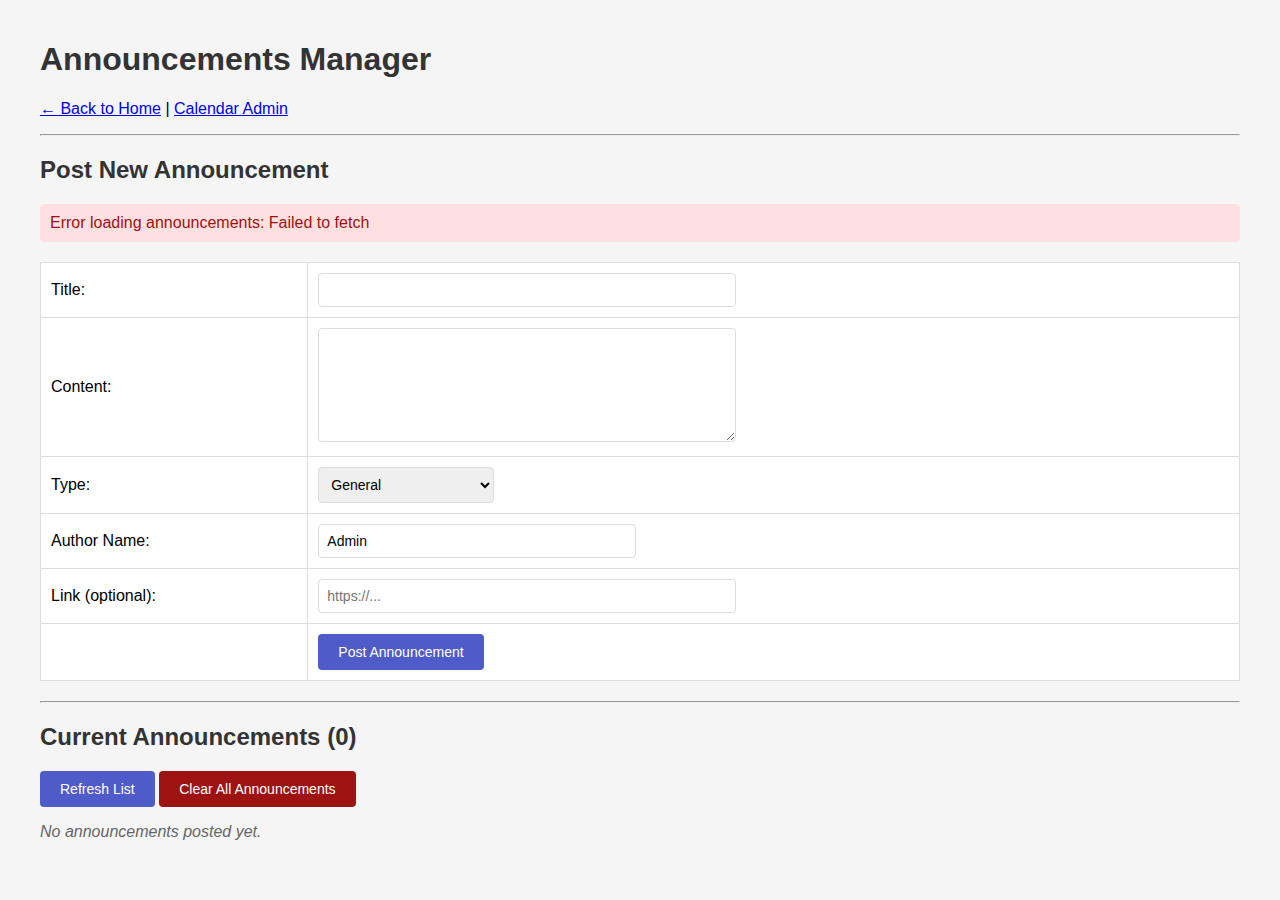
<file: announcements-admin.html>
<!DOCTYPE html>
<html lang="en">
<head>
    <meta charset="UTF-8">
    <meta name="viewport" content="width=device-width, initial-scale=1.0">
    <title>Announcements Admin - RCTC CS Club</title>
    <style>
        body {
            font-family: Arial, sans-serif;
            max-width: 1200px;
            margin: 0 auto;
            padding: 20px;
            background-color: #f5f5f5;
        }
        h1, h2 {
            color: #333;
        }
        table {
            width: 100%;
            border-collapse: collapse;
            margin: 20px 0;
            background: white;
        }
        td, th {
            padding: 10px;
            text-align: left;
            border: 1px solid #ddd;
        }
        input, textarea, select {
            padding: 8px;
            font-size: 14px;
            border: 1px solid #ddd;
            border-radius: 4px;
        }
        button {
            padding: 10px 20px;
            font-size: 14px;
            cursor: pointer;
            background: #4f5bc9;
            color: white;
            border: none;
            border-radius: 4px;
        }
        button:hover {
            background: #3d47a0;
        }
        .loading {
            color: #666;
            font-style: italic;
        }
        .error {
            color: #9e1212;
            background: #ffe0e0;
            padding: 10px;
            border-radius: 4px;
            margin: 10px 0;
        }
        .success {
            color: #4CAF50;
            background: #e8f5e9;
            padding: 10px;
            border-radius: 4px;
            margin: 10px 0;
        }
    </style>
</head>
<body>
    <h1>Announcements Manager</h1>
    <p><a href="index.html">← Back to Home</a> | <a href="calendar-admin.html">Calendar Admin</a></p>
    
    <hr>
    
    <h2>Post New Announcement</h2>
    <div id="formMessage"></div>
    <form id="announcementForm">
        <table>
            <tr>
                <td><label for="title">Title:</label></td>
                <td><input type="text" id="title" required style="width: 400px;"></td>
            </tr>
            <tr>
                <td><label for="content">Content:</label></td>
                <td><textarea id="content" rows="6" required style="width: 400px;"></textarea></td>
            </tr>
            <tr>
                <td><label for="type">Type:</label></td>
                <td>
                    <select id="type" required>
                        <option value="general">General</option>
                        <option value="urgent">Urgent</option>
                        <option value="info">Info</option>
                        <option value="success">Success/Achievement</option>
                    </select>
                </td>
            </tr>
            <tr>
                <td><label for="author">Author Name:</label></td>
                <td><input type="text" id="author" value="Admin" style="width: 300px;"></td>
            </tr>
            <tr>
                <td><label for="link">Link (optional):</label></td>
                <td><input type="url" id="link" placeholder="https://..." style="width: 400px;"></td>
            </tr>
            <tr>
                <td></td>
                <td><button type="submit">Post Announcement</button></td>
            </tr>
        </table>
    </form>
    
    <hr>
    
    <h2>Current Announcements (<span id="announcementCount">0</span>)</h2>
    <button onclick="refreshAnnouncementList()">Refresh List</button>
    <button onclick="clearAllAnnouncements()" style="background: #9e1212;">Clear All Announcements</button>
    
    <div id="announcementsList"></div>

    <script>
        const API_BASE_URL = 'https://rctc-computer-club-site.vercel.app';
        
        // Load announcements from backend API
        async function loadAnnouncements() {
            try {
                const response = await fetch(`${API_BASE_URL}/api/announcements`);
                if (!response.ok) throw new Error('Failed to load announcements');
                return await response.json();
            } catch (error) {
                console.error('Error loading announcements:', error);
                showMessage('Error loading announcements: ' + error.message, 'error');
                return [];
            }
        }

        // Show message to user
        function showMessage(message, type = 'success') {
            const messageDiv = document.getElementById('formMessage');
            messageDiv.innerHTML = `<div class="${type}">${message}</div>`;
            setTimeout(() => {
                messageDiv.innerHTML = '';
            }, 5000);
        }

        // Add announcement form handler
        document.getElementById('announcementForm').addEventListener('submit', async (e) => {
            e.preventDefault();
            
            const submitBtn = e.target.querySelector('button[type="submit"]');
            submitBtn.disabled = true;
            submitBtn.textContent = 'Posting...';
            
            const announcement = {
                title: document.getElementById('title').value,
                content: document.getElementById('content').value,
                type: document.getElementById('type').value,
                author: document.getElementById('author').value || 'Admin',
                link: document.getElementById('link').value,
                date: new Date().toISOString()  // Send current client time
            };
            
            try {
                const response = await fetch(`${API_BASE_URL}/api/announcements`, {
                    method: 'POST',
                    headers: {
                        'Content-Type': 'application/json'
                    },
                    body: JSON.stringify(announcement)
                });
                
                if (!response.ok) {
                    const error = await response.json();
                    throw new Error(error.error || 'Failed to post announcement');
                }
                
                showMessage('Announcement posted successfully!', 'success');
                e.target.reset();
                document.getElementById('author').value = 'Admin';
                await refreshAnnouncementList();
            } catch (error) {
                console.error('Error posting announcement:', error);
                showMessage('Failed to post announcement: ' + error.message, 'error');
            } finally {
                submitBtn.disabled = false;
                submitBtn.textContent = 'Post Announcement';
            }
        });

        // Display all announcements
        async function refreshAnnouncementList() {
            const announcements = await loadAnnouncements();
            const container = document.getElementById('announcementsList');
            document.getElementById('announcementCount').textContent = announcements.length;
            
            if (announcements.length === 0) {
                container.innerHTML = '<p class="loading"><em>No announcements posted yet.</em></p>';
                return;
            }
            
            // Sort announcements by date (newest first)
            announcements.sort((a, b) => new Date(b.date) - new Date(a.date));
            
            let html = '<table border="1" cellpadding="10" style="width: 100%; margin-top: 20px;">';
            html += '<tr><th>Date</th><th>Title</th><th>Type</th><th>Author</th><th>Content Preview</th><th>Actions</th></tr>';
            
            announcements.forEach(announcement => {
                const date = new Date(announcement.date);
                const preview = announcement.content.length > 100 
                    ? announcement.content.substring(0, 100) + '...' 
                    : announcement.content;
                
                const typeColors = {
                    general: '#4f5bc9',
                    urgent: '#9e1212',
                    info: '#2196F3',
                    success: '#4CAF50'
                };
                
                html += '<tr>';
                html += `<td>${date.toLocaleDateString()}<br><small>${date.toLocaleTimeString()}</small></td>`;
                html += `<td><strong>${announcement.title}</strong></td>`;
                html += `<td><span style="background: ${typeColors[announcement.type]}; color: white; padding: 4px 8px; border-radius: 4px; font-size: 0.85em;">${announcement.type.toUpperCase()}</span></td>`;
                html += `<td>${announcement.author}</td>`;
                html += `<td>${preview}</td>`;
                html += `<td>
                    <button onclick="viewAnnouncement(${announcement.id})">View</button>
                    <button onclick="deleteAnnouncement(${announcement.id})" style="background: #9e1212;">Delete</button>
                </td>`;
                html += '</tr>';
            });
            
            html += '</table>';
            container.innerHTML = html;
        }

        // View full announcement
        async function viewAnnouncement(announcementId) {
            const announcements = await loadAnnouncements();
            const announcement = announcements.find(a => a.id === announcementId);
            
            if (announcement) {
                const date = new Date(announcement.date);
                alert(`
Title: ${announcement.title}

Type: ${announcement.type}
Author: ${announcement.author}
Date: ${date.toLocaleString()}

Content:
${announcement.content}

${announcement.link ? 'Link: ' + announcement.link : ''}
                `);
            }
        }

        // Delete single announcement
        async function deleteAnnouncement(announcementId) {
            if (confirm('Are you sure you want to delete this announcement?')) {
                try {
                    const response = await fetch(`${API_BASE_URL}/api/announcements?action=delete&id=${announcementId}`);
                    
                    if (!response.ok) throw new Error('Failed to delete announcement');
                    
                    showMessage('Announcement deleted!', 'success');
                    await refreshAnnouncementList();
                } catch (error) {
                    console.error('Error deleting announcement:', error);
                    showMessage('Failed to delete announcement: ' + error.message, 'error');
                }
            }
        }

        // Clear all announcements
        async function clearAllAnnouncements() {
            if (confirm('Are you sure you want to delete ALL announcements? This cannot be undone!')) {
                if (confirm('Really delete everything? This is your last warning!')) {
                    try {
                        const response = await fetch(`${API_BASE_URL}/api/announcements?action=clear`);
                        
                        if (!response.ok) throw new Error('Failed to clear announcements');
                        
                        showMessage('All announcements cleared!', 'success');
                        await refreshAnnouncementList();
                    } catch (error) {
                        console.error('Error clearing announcements:', error);
                        showMessage('Failed to clear announcements: ' + error.message, 'error');
                    }
                }
            }
        }

        // Load announcements on page load
        refreshAnnouncementList();
    </script>
</body>
</html>
</file>
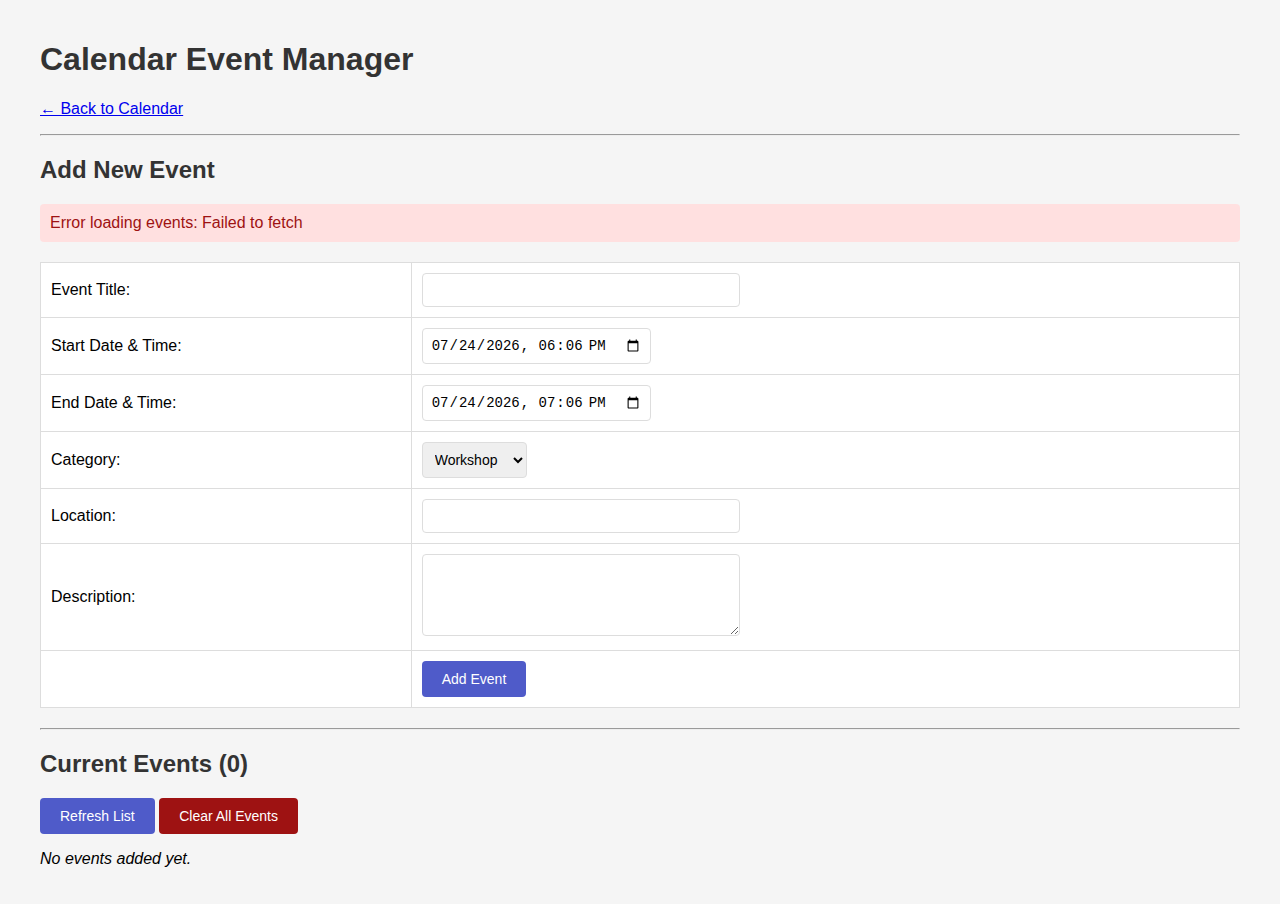
<file: calendar-admin.html>
<!DOCTYPE html>
<html lang="en">
<head>
    <meta charset="UTF-8">
    <meta name="viewport" content="width=device-width, initial-scale=1.0">
    <title>Calendar Admin - RCTC CS Club</title>
    <style>
        body {
            font-family: Arial, sans-serif;
            max-width: 1200px;
            margin: 0 auto;
            padding: 20px;
            background-color: #f5f5f5;
        }
        h1, h2 {
            color: #333;
        }
        table {
            width: 100%;
            border-collapse: collapse;
            margin: 20px 0;
            background: white;
        }
        td, th {
            padding: 10px;
            text-align: left;
            border: 1px solid #ddd;
        }
        input, textarea, select {
            padding: 8px;
            font-size: 14px;
            border: 1px solid #ddd;
            border-radius: 4px;
        }
        button {
            padding: 10px 20px;
            font-size: 14px;
            cursor: pointer;
            background: #4f5bc9;
            color: white;
            border: none;
            border-radius: 4px;
        }
        button:hover {
            background: #3d47a0;
        }
        .error {
            color: #9e1212;
            background: #ffe0e0;
            padding: 10px;
            border-radius: 4px;
            margin: 10px 0;
        }
        .success {
            color: #4CAF50;
            background: #e8f5e9;
            padding: 10px;
            border-radius: 4px;
            margin: 10px 0;
        }
    </style>
</head>
<body>
    <h1>Calendar Event Manager</h1>
    <p><a href="calendar.html">← Back to Calendar</a></p>
    
    <hr>
    
    <h2>Add New Event</h2>
    <div id="formMessage"></div>
    <form id="eventForm">
        <table>
            <tr>
                <td><label for="title">Event Title:</label></td>
                <td><input type="text" id="title" required style="width: 300px;"></td>
            </tr>
            <tr>
                <td><label for="start">Start Date & Time:</label></td>
                <td><input type="datetime-local" id="start" required></td>
            </tr>
            <tr>
                <td><label for="end">End Date & Time:</label></td>
                <td><input type="datetime-local" id="end" required></td>
            </tr>
            <tr>
                <td><label for="category">Category:</label></td>
                <td>
                    <select id="category" required>
                        <option value="workshop">Workshop</option>
                        <option value="hackathon">Hackathon</option>
                        <option value="social">Social</option>
                        <option value="meeting">Meeting</option>
                        <option value="deadline">Deadline</option>
                    </select>
                </td>
            </tr>
            <tr>
                <td><label for="location">Location:</label></td>
                <td><input type="text" id="location" style="width: 300px;"></td>
            </tr>
            <tr>
                <td><label for="description">Description:</label></td>
                <td><textarea id="description" rows="4" style="width: 300px;"></textarea></td>
            </tr>
            <tr>
                <td></td>
                <td><button type="submit">Add Event</button></td>
            </tr>
        </table>
    </form>
    
    <hr>
    
    <h2>Current Events (<span id="eventCount">0</span>)</h2>
    <button onclick="refreshEventList()">Refresh List</button>
    <button onclick="clearAllEvents()" style="background: #9e1212;">Clear All Events</button>
    
    <div id="eventsList"></div>

    <script>
        // API Configuration
        const API_BASE_URL = 'https://rctc-computer-club-site.vercel.app';
        
        // Show message to user
        function showMessage(message, type = 'success') {
            const messageDiv = document.getElementById('formMessage');
            messageDiv.innerHTML = `<div class="${type}">${message}</div>`;
            setTimeout(() => {
                messageDiv.innerHTML = '';
            }, 5000);
        }
        
        // Load events from backend API
        async function loadEvents() {
            try {
                const response = await fetch(`${API_BASE_URL}/api/events`);
                if (!response.ok) throw new Error('Failed to load events');
                return await response.json();
            } catch (error) {
                console.error('Error loading events:', error);
                showMessage('Error loading events: ' + error.message, 'error');
                return [];
            }
        }

        // Add event form handler
        document.getElementById('eventForm').addEventListener('submit', async (e) => {
            e.preventDefault();
            
            const submitBtn = e.target.querySelector('button[type="submit"]');
            submitBtn.disabled = true;
            submitBtn.textContent = 'Adding...';
            
            const startDate = new Date(document.getElementById('start').value);
            const endDate = new Date(document.getElementById('end').value);
            
            // Validate dates
            if (endDate <= startDate) {
                showMessage('End time must be after start time!', 'error');
                submitBtn.disabled = false;
                submitBtn.textContent = 'Add Event';
                return;
            }
            
            const event = {
                title: document.getElementById('title').value,
                start: startDate.toISOString(),
                end: endDate.toISOString(),
                type: document.getElementById('category').value,
                location: document.getElementById('location').value,
                description: document.getElementById('description').value
            };
            
            try {
                const response = await fetch(`${API_BASE_URL}/api/events`, {
                    method: 'POST',
                    headers: {
                        'Content-Type': 'application/json'
                    },
                    body: JSON.stringify(event)
                });
                
                if (!response.ok) {
                    const error = await response.json();
                    throw new Error(error.error || 'Failed to add event');
                }
            
                showMessage('Event added successfully!', 'success');
                e.target.reset();
                
                // Reset default times
                const now = new Date();
                now.setMinutes(now.getMinutes() - now.getTimezoneOffset());
                document.getElementById('start').value = now.toISOString().slice(0, 16);
                
                const oneHourLater = new Date(now.getTime() + 60 * 60 * 1000);
                document.getElementById('end').value = oneHourLater.toISOString().slice(0, 16);
                
                await refreshEventList();
            } catch (error) {
                console.error('Error adding event:', error);
                showMessage('Failed to add event: ' + error.message, 'error');
            } finally {
                submitBtn.disabled = false;
                submitBtn.textContent = 'Add Event';
            }
        });

        // Display all events
        async function refreshEventList() {
            const events = await loadEvents();
            const container = document.getElementById('eventsList');
            document.getElementById('eventCount').textContent = events.length;
            
            if (events.length === 0) {
                container.innerHTML = '<p><em>No events added yet.</em></p>';
                return;
            }
            
            // Sort events by start date
            events.sort((a, b) => new Date(a.start) - new Date(b.start));
            
            let html = '<table border="1" cellpadding="10" style="width: 100%; margin-top: 20px;">';
            html += '<tr><th>Date</th><th>Title</th><th>Time</th><th>Category</th><th>Location</th><th>Actions</th></tr>';
            
            events.forEach(event => {
                const startDate = new Date(event.start);
                const endDate = new Date(event.end);
                
                html += '<tr>';
                html += `<td>${startDate.toLocaleDateString()}</td>`;
                html += `<td><strong>${event.title}</strong><br><small>${event.description || 'No description'}</small></td>`;
                html += `<td>${startDate.toLocaleTimeString([], {hour: '2-digit', minute:'2-digit'})} - ${endDate.toLocaleTimeString([], {hour: '2-digit', minute:'2-digit'})}</td>`;
                html += `<td>${event.type}</td>`;
                html += `<td>${event.location || '-'}</td>`;
                html += `<td><button onclick="deleteEvent(${event.id})" style="background: #9e1212;">Delete</button></td>`;
                html += '</tr>';
            });
            
            html += '</table>';
            container.innerHTML = html;
        }

        // Delete single event
        async function deleteEvent(eventId) {
            if (confirm('Are you sure you want to delete this event?')) {
                try {
                    const response = await fetch(`${API_BASE_URL}/api/events?action=delete&id=${eventId}`);
                    
                    if (!response.ok) throw new Error('Failed to delete event');
                    
                    showMessage('Event deleted!', 'success');
                    await refreshEventList();
                } catch (error) {
                    console.error('Error deleting event:', error);
                    showMessage('Failed to delete event: ' + error.message, 'error');
                }
            }
        }

        // Clear all events
        async function clearAllEvents() {
            if (confirm('Are you sure you want to delete ALL events? This cannot be undone!')) {
                if (confirm('Really delete everything? This is your last warning!')) {
                    try {
                        const response = await fetch(`${API_BASE_URL}/api/events?action=clear`);
                        
                        if (!response.ok) throw new Error('Failed to clear events');
                        
                        showMessage('All events cleared!', 'success');
                        await refreshEventList();
                    } catch (error) {
                        console.error('Error clearing events:', error);
                        showMessage('Failed to clear events: ' + error.message, 'error');
                    }
                }
            }
        }

        // Load events on page load
        refreshEventList();

        // Auto-set current date/time as default
        const now = new Date();
        now.setMinutes(now.getMinutes() - now.getTimezoneOffset());
        document.getElementById('start').value = now.toISOString().slice(0, 16);
        
        const oneHourLater = new Date(now.getTime() + 60 * 60 * 1000);
        document.getElementById('end').value = oneHourLater.toISOString().slice(0, 16);
    </script>
</body>
</html>
</file>
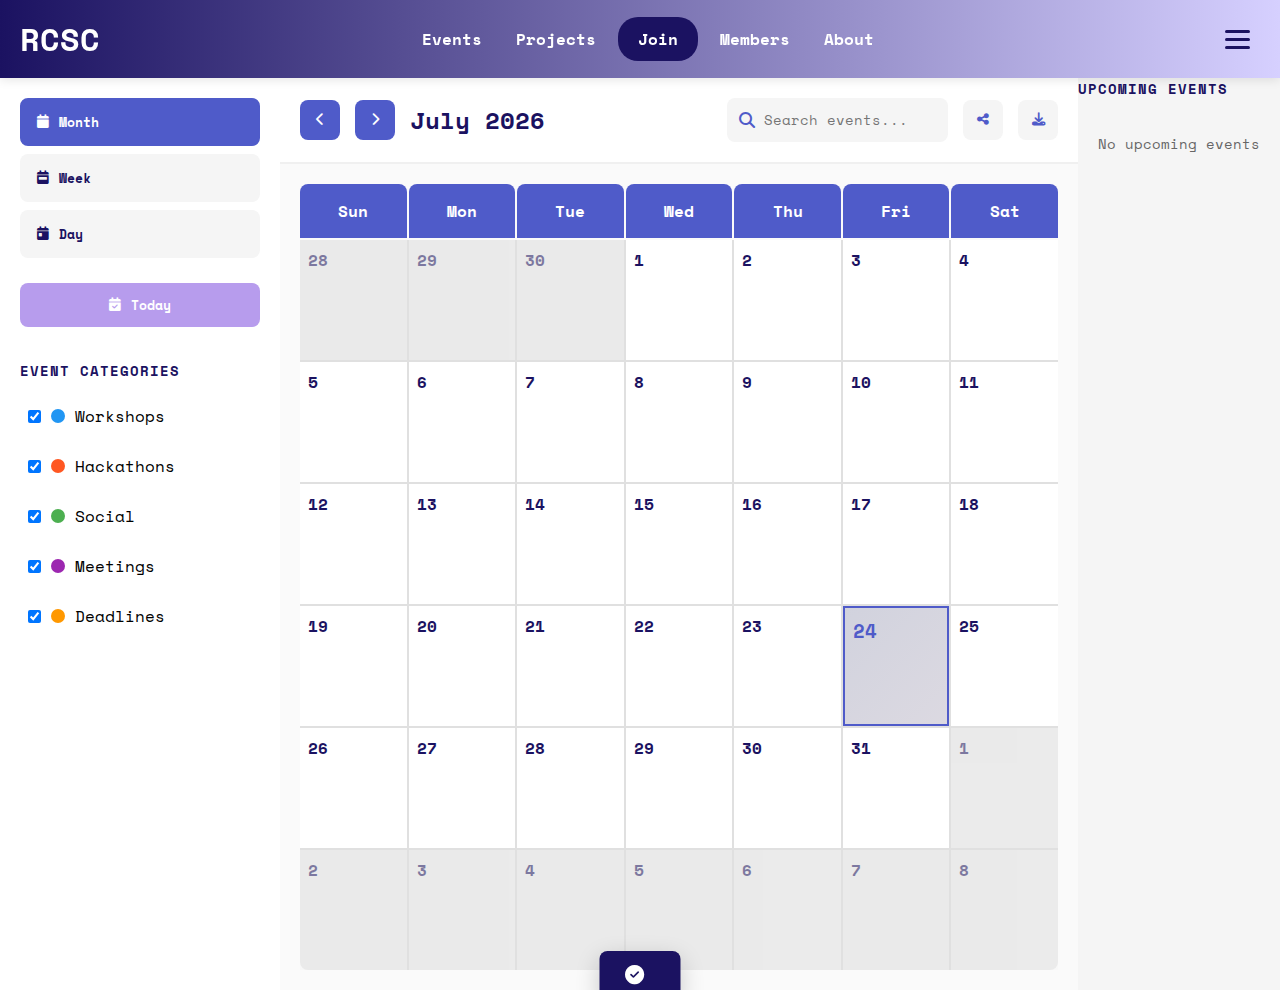
<file: calendar.html>
<!DOCTYPE html>
<html lang="en">
<head>
    <meta charset="UTF-8">
    <meta name="viewport" content="width=device-width, initial-scale=1.0">
    <title>Interactive Calendar - RCTC Computer Science Club</title>
    <link rel="stylesheet" href="css/calendar-style.css">
    <link rel="stylesheet" href="https://cdnjs.cloudflare.com/ajax/libs/font-awesome/6.5.1/css/all.min.css">
    <link rel="preconnect" href="https://fonts.googleapis.com">
    <link rel="preconnect" href="https://fonts.gstatic.com" crossorigin>
</head>
<body>
    <header id="header">
        <nav class="container navbar">
            <a href="index.html" class="nav-logo">RCSC</a>
            <div class="collapse nav-menu">
                <ul class="navbar-nav">
                    <a href="events.html" class="nav-events">Events</a>
                    <a href="projects.html" class="nav-projects">Projects</a>
                    <a href="join.html" class="nav-join join">Join</a>
                    <a href="members.html" class="nav-members">Members</a>
                    <a href="about.html" class="nav-about">About</a>
                </ul>
            </div>
            <button class="hamburger" id="hamburger">
                <span></span><span></span><span></span>
            </button>
        </nav>
        <div class="mobile-menu" id="mobileMenu">
            <!-- Main Navigation Section (Hidden on Desktop, Shown on Mobile) -->
            <div class="mobile-menu-section main-nav-section">
                <div class="mobile-menu-section-title">Main Navigation</div>
                <a href="index.html" class="mobile-nav-link"><i class="fas fa-home"></i> Home</a>
                <a href="events.html" class="mobile-nav-link"><i class="fas fa-calendar-alt"></i> Events</a>
                <a href="projects.html" class="mobile-nav-link"><i class="fas fa-project-diagram"></i> Projects</a>
                <a href="join.html" class="mobile-nav-link"><i class="fas fa-user-plus"></i> Join</a>
                <a href="members.html" class="mobile-nav-link"><i class="fas fa-users"></i> Members</a>
                <a href="about.html" class="mobile-nav-link"><i class="fas fa-info-circle"></i> About</a>
            </div>
    
            <!-- Additional Resources Section (Always Shown) -->
            <div class="mobile-menu-section">
                <div class="mobile-menu-section-title">Resources</div>
                <a href="calendar.html" class="mobile-nav-link"><i class="fas fa-calendar"></i> Calendar</a>
                <a href="resources.html" class="mobile-nav-link"><i class="fas fa-book"></i> Resources</a>
                <a href="gallery.html" class="mobile-nav-link"><i class="fas fa-images"></i> Gallery</a>
                <a href="documentation.html" class="mobile-nav-link"><i class="fa-solid fa-file"></i> Documentation</a>
                <a href="#" class="mobile-nav-link contact-trigger"><i class="fas fa-envelope"></i> Contact Us</a>
            </div>
        </div>
    </header>

    <div class="calendar-wrapper">
        <!-- Sidebar -->
        <aside class="calendar-sidebar">
            <div class="sidebar-section">
                <div class="view-buttons">
                    <button class="view-mode-btn active" data-view="month">
                        <i class="fas fa-calendar"></i> Month
                    </button>
                    <button class="view-mode-btn" data-view="week">
                        <i class="fas fa-calendar-week"></i> Week
                    </button>
                    <button class="view-mode-btn" data-view="day">
                        <i class="fas fa-calendar-day"></i> Day
                    </button>
                </div>
            </div>

            <div class="sidebar-section">
                <button class="action-btn today-btn">
                    <i class="fas fa-calendar-check"></i> Today
                </button>
            </div>

            <div class="sidebar-section">
                <h3>Event Categories</h3>
                <div class="category-filters">
                    <label class="category-filter">
                        <input type="checkbox" checked data-category="workshop">
                        <span class="color-dot workshop"></span>
                        <span>Workshops</span>
                    </label>
                    <label class="category-filter">
                        <input type="checkbox" checked data-category="hackathon">
                        <span class="color-dot hackathon"></span>
                        <span>Hackathons</span>
                    </label>
                    <label class="category-filter">
                        <input type="checkbox" checked data-category="social">
                        <span class="color-dot social"></span>
                        <span>Social</span>
                    </label>
                    <label class="category-filter">
                        <input type="checkbox" checked data-category="meeting">
                        <span class="color-dot meeting"></span>
                        <span>Meetings</span>
                    </label>
                    <label class="category-filter">
                        <input type="checkbox" checked data-category="deadline">
                        <span class="color-dot deadline"></span>
                        <span>Deadlines</span>
                    </label>
                </div>
            </div>

        </aside>

        <!-- Main Calendar Area -->
        <main class="calendar-main">
            <!-- Calendar Controls -->
            <div class="calendar-controls">
                <div class="controls-left">
                    <button class="nav-btn" id="prevPeriod" title="Previous">
                        <i class="fas fa-chevron-left"></i>
                    </button>
                    <button class="nav-btn" id="nextPeriod" title="Next">
                        <i class="fas fa-chevron-right"></i>
                    </button>
                    <h2 class="current-period" id="currentPeriod">January 2026</h2>
                </div>
                <div class="controls-right">
                    <div class="search-box">
                        <i class="fas fa-search"></i>
                        <input type="text" id="eventSearch" placeholder="Search events...">
                    </div>
                    <button class="icon-btn" id="shareCalendar" title="Share Calendar">
                        <i class="fas fa-share-alt"></i>
                    </button>
                    <button class="icon-btn" id="exportCalendar" title="Download Calendar">
                        <i class="fas fa-download"></i>
                    </button>
                </div>
            </div>

            <!-- Calendar Grid Container -->
            <div class="calendar-container">
                <!-- Month View -->
                <div id="monthView" class="calendar-view active">
                    <div class="calendar-header-row">
                        <div class="header-cell">Sun</div>
                        <div class="header-cell">Mon</div>
                        <div class="header-cell">Tue</div>
                        <div class="header-cell">Wed</div>
                        <div class="header-cell">Thu</div>
                        <div class="header-cell">Fri</div>
                        <div class="header-cell">Sat</div>
                    </div>
                    <div class="calendar-grid" id="monthGrid">
                        <!-- Populated by JS -->
                    </div>
                </div>

                <!-- Week View -->
                <div id="weekView" class="calendar-view">
                    <div class="week-header" id="weekHeader">
                        <!-- Populated by JS -->
                    </div>
                    <div class="week-grid" id="weekGrid">
                        <!-- Populated by JS -->
                    </div>
                </div>

                <!-- Day View -->
                <div id="dayView" class="calendar-view">
                    <div class="day-header" id="dayHeader">
                        <!-- Populated by JS -->
                    </div>
                    <div class="day-timeline" id="dayTimeline">
                        <!-- Populated by JS -->
                    </div>
                </div>
            </div>
        </main>

        <!-- Right Column -->
        <aside class="calendar-right-column">
            <div class="sidebar-section">
                <h3>Upcoming Events</h3>
                <div id="upcomingEventsList" class="upcoming-list">
                    <p style="color: #666; font-size: 0.85rem; text-align: center; padding: 20px;">No upcoming events</p>
                </div>
            </div>
        </aside>
    </div>

    <!-- Event Detail Modal -->
    <div id="eventModal" class="modal">
        <div class="modal-overlay"></div>
        <div class="modal-content event-detail-modal">
            <button class="modal-close" id="closeEventModal">
                <i class="fas fa-times"></i>
            </button>
            <div class="event-detail-header" id="eventDetailHeader">
                <!-- Populated by JS -->
            </div>
            <div class="event-detail-body" id="eventDetailBody">
                <!-- Populated by JS -->
            </div>
            <div class="event-detail-actions">
                <button class="btn-primary" id="rsvpEventBtn">
                    <i class="fas fa-check"></i> RSVP to Event
                </button>
            </div>
        </div>
    </div>

    <!-- Toast Notification -->
    <div id="toast" class="toast">
        <i class="fas fa-check-circle"></i>
        <span id="toastMessage"></span>
    </div>

    <script src="js/calendar-script.js"></script>
</body>
</html>
</file>
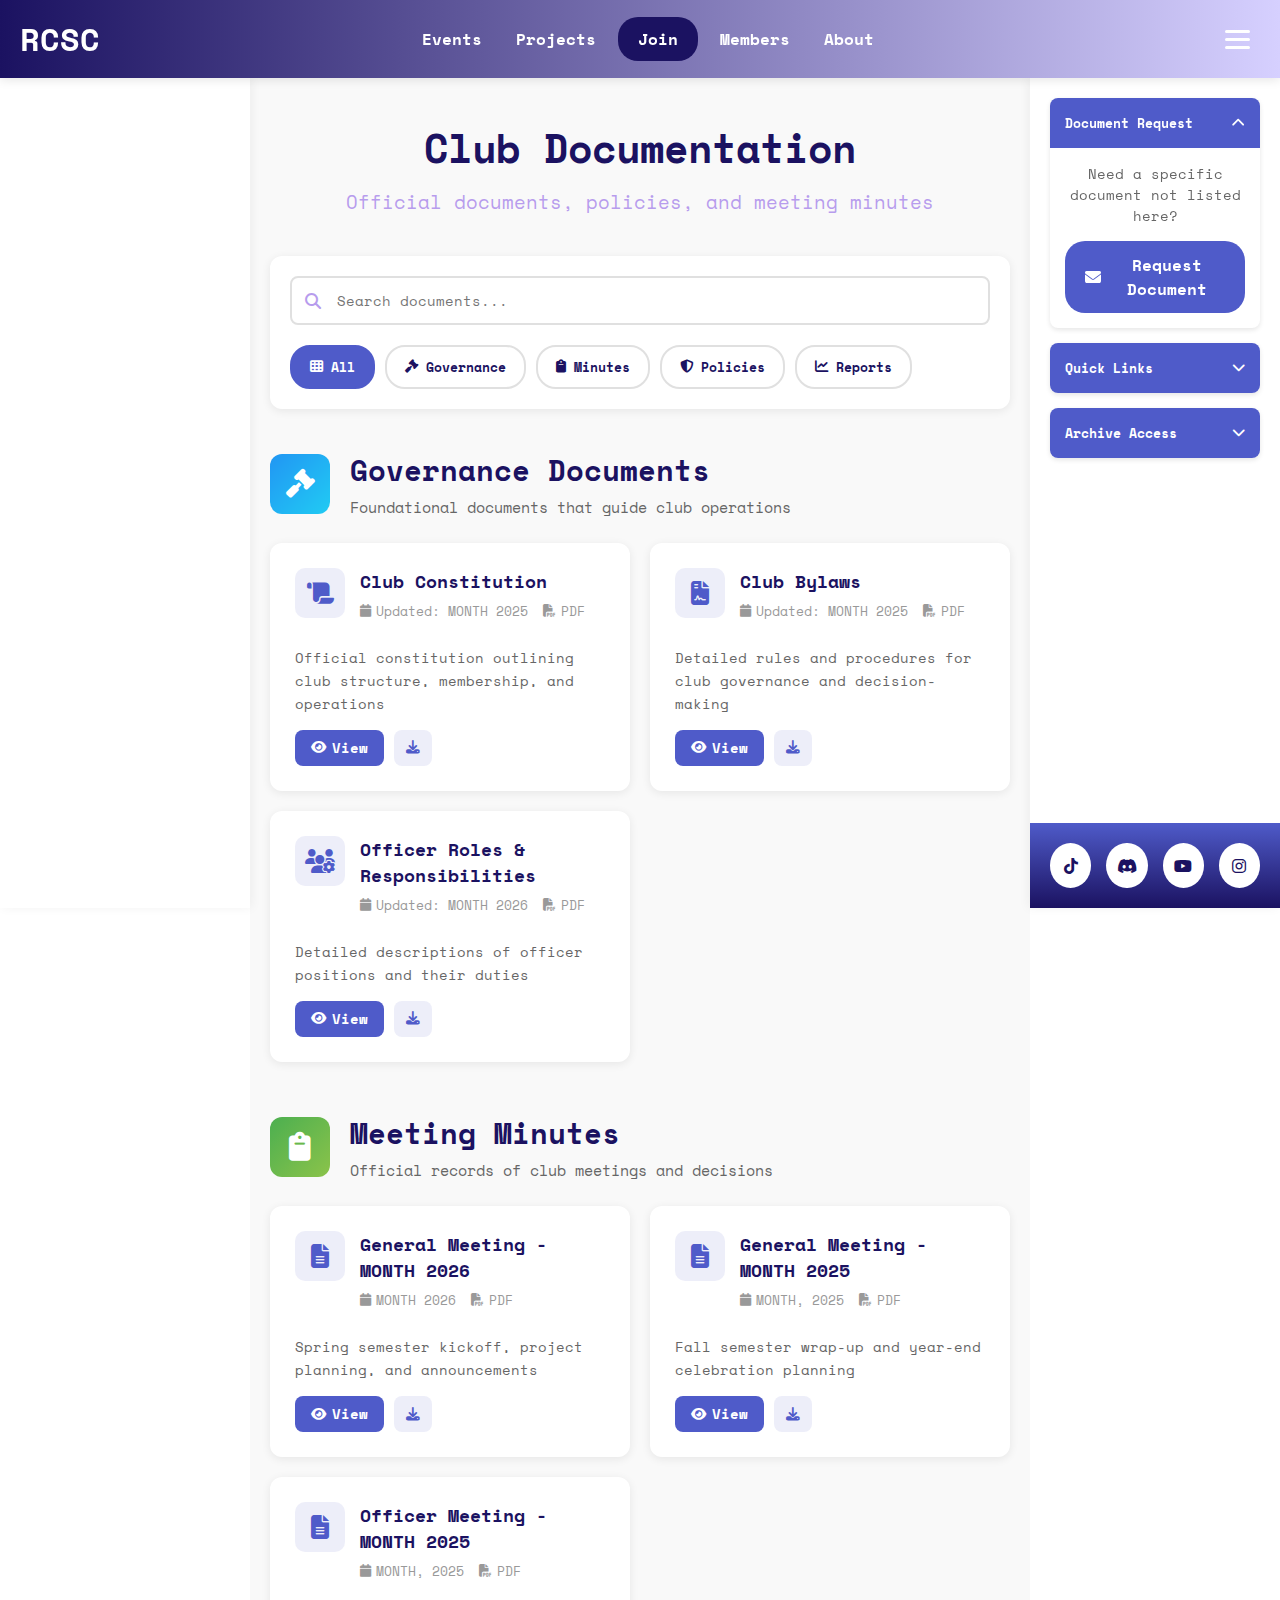
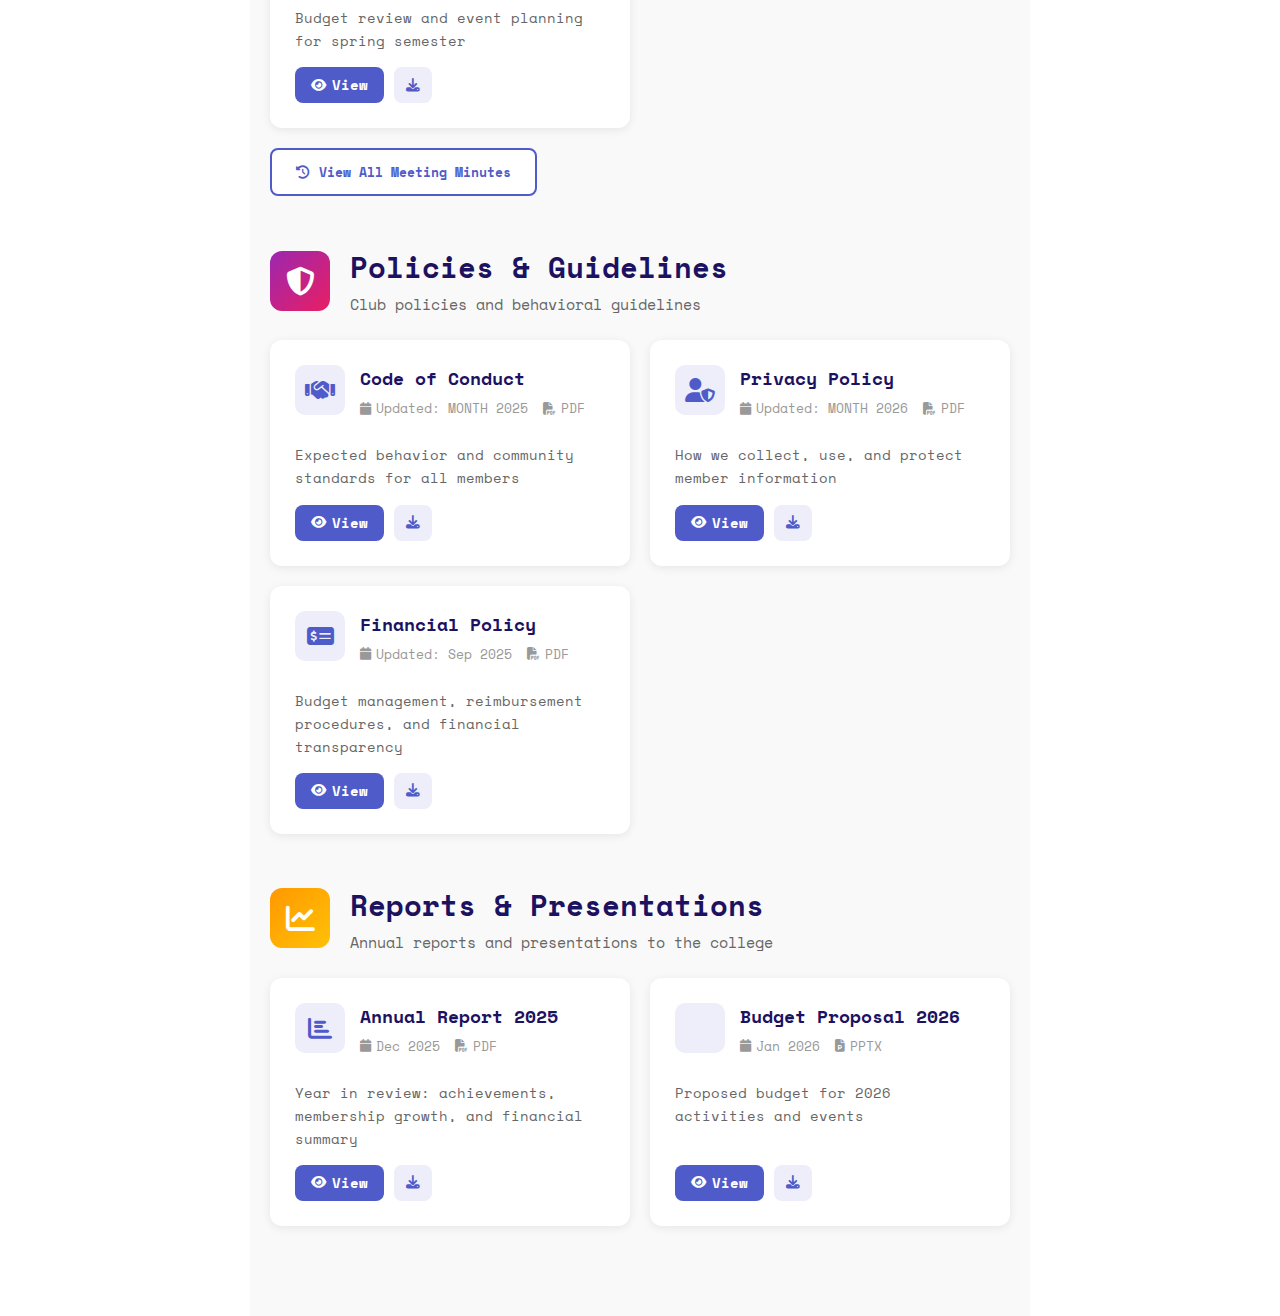
<file: documentation.html>
<!DOCTYPE html>
<html lang="en">
<head>
    <meta charset="UTF-8">
    <meta name="viewport" content="width=device-width, initial-scale=1.0">
    <title>Documentation - RCTC Computer Science Club</title>
    <link rel="stylesheet" href="css/documentation-style.css">
    <link rel="stylesheet" href="https://cdnjs.cloudflare.com/ajax/libs/font-awesome/6.5.1/css/all.min.css">
    <link rel="preconnect" href="https://fonts.googleapis.com">
    <link rel="preconnect" href="https://fonts.gstatic.com" crossorigin>
</head>
<body>
    <header id="header">
        <nav class="container navbar">
            <a href="index.html" class="nav-logo">RCSC</a>
            <div class="collapse nav-menu">
                <ul class="navbar-nav">
                    <a href="events.html" class="nav-events">Events</a>
                    <a href="projects.html" class="nav-projects">Projects</a>
                    <a href="join.html" class="nav-join join">Join</a>
                    <a href="members.html" class="nav-members">Members</a>
                    <a href="about.html" class="nav-about">About</a>
                </ul>
            </div>
            <button class="hamburger" id="hamburger">
                <span></span><span></span><span></span>
            </button>
        </nav>
        <div class="mobile-menu" id="mobileMenu">
            <a href="index.html" class="mobile-nav-link"><i class="fas fa-home"></i> Home</a>
            <a href="calendar.html" class="mobile-nav-link"><i class="fas fa-calendar"></i> Calendar</a>
            <a href="resources.html" class="mobile-nav-link"><i class="fas fa-book"></i> Resources</a>
            <a href="gallery.html" class="mobile-nav-link"><i class="fas fa-images"></i> Gallery</a>
            <a href="documentation.html" class="mobile-nav-link"><i class="fa-solid fa-file"></i> Documentation</a>
            <a href="#" class="mobile-nav-link contact-trigger"><i class="fas fa-envelope"></i> Contact Us</a>
        </div>
    </header>

    <div class="main-wrapper">
        <aside class="left-column">
            <div class="inner-left-column">
            </div>
        </aside>

        <main class="main-content">
            <div class="content-container">
                <div class="page-header">
                    <h1 class="text-title text-dark">Club Documentation</h1>
                    <p class="text-secondary">Official documents, policies, and meeting minutes</p>
                </div>

                <!-- Search and Filter -->
                <div class="docs-controls">
                    <div class="search-box">
                        <i class="fas fa-search"></i>
                        <input type="text" id="docSearch" placeholder="Search documents...">
                    </div>
                    <div class="filter-buttons">
                        <button class="filter-btn active" data-filter="all">
                            <i class="fas fa-th"></i> All
                        </button>
                        <button class="filter-btn" data-filter="governance">
                            <i class="fas fa-gavel"></i> Governance
                        </button>
                        <button class="filter-btn" data-filter="minutes">
                            <i class="fas fa-clipboard"></i> Minutes
                        </button>
                        <button class="filter-btn" data-filter="policies">
                            <i class="fas fa-shield-alt"></i> Policies
                        </button>
                        <button class="filter-btn" data-filter="reports">
                            <i class="fas fa-chart-line"></i> Reports
                        </button>
                    </div>
                </div>

                <!-- Governance Documents Section -->
                <section class="docs-section" data-category="governance">
                    <div class="section-header">
                        <div class="section-icon governance">
                            <i class="fas fa-gavel"></i>
                        </div>
                        <div>
                            <h2 class="section-title">Governance Documents</h2>
                            <p class="section-description">Foundational documents that guide club operations</p>
                        </div>
                    </div>
                    
                    <div class="docs-grid">
                        <div class="doc-card" data-category="governance">
                            <div class="doc-card-header">
                                <div class="doc-icon">
                                    <i class="fas fa-scroll"></i>
                                </div>
                                <div class="doc-info">
                                    <h3>Club Constitution</h3>
                                    <p class="doc-meta">
                                        <span><i class="fas fa-calendar"></i> Updated: MONTH 2025</span>
                                        <span><i class="fas fa-file-pdf"></i> PDF</span>
                                    </p>
                                </div>
                            </div>
                            <p class="doc-description">Official constitution outlining club structure, membership, and operations</p>
                            <div class="doc-actions">
                                <button class="btn-view" onclick="viewDocument('constitution')">
                                    <i class="fas fa-eye"></i> View
                                </button>
                                <button class="btn-download" onclick="downloadDocument('constitution')">
                                    <i class="fas fa-download"></i>
                                </button>
                            </div>
                        </div>

                        <div class="doc-card" data-category="governance">
                            <div class="doc-card-header">
                                <div class="doc-icon">
                                    <i class="fas fa-file-contract"></i>
                                </div>
                                <div class="doc-info">
                                    <h3>Club Bylaws</h3>
                                    <p class="doc-meta">
                                    <span><i class="fas fa-calendar"></i> Updated: MONTH 2025</span>
                                    <span><i class="fas fa-file-pdf"></i> PDF</span>
                                </p>
                                </div>
                            </div>
                            <p class="doc-description">Detailed rules and procedures for club governance and decision-making</p>
                            <div class="doc-actions">
                                <button class="btn-view" onclick="viewDocument('bylaws')">
                                    <i class="fas fa-eye"></i> View
                                </button>
                                <button class="btn-download" onclick="downloadDocument('bylaws')">
                                    <i class="fas fa-download"></i>
                                </button>
                            </div>
                        </div>

                        <div class="doc-card" data-category="governance">
                            <div class="doc-card-header">
                                <div class="doc-icon">
                                    <i class="fas fa-users-cog"></i>
                                </div>
                                <div class="doc-info">
                                    <h3>Officer Roles & Responsibilities</h3>
                                    <p class="doc-meta">
                                    <span><i class="fas fa-calendar"></i> Updated: MONTH 2026</span>
                                    <span><i class="fas fa-file-pdf"></i> PDF</span>
                                </p>
                                </div>
                            </div>
                            <p class="doc-description">Detailed descriptions of officer positions and their duties</p>
                            <div class="doc-actions">
                                <button class="btn-view" onclick="viewDocument('roles')">
                                    <i class="fas fa-eye"></i> View
                                </button>
                                <button class="btn-download" onclick="downloadDocument('roles')">
                                    <i class="fas fa-download"></i>
                                </button>
                            </div>
                        </div>
                    </div>
                </section>

                <!-- Meeting Minutes Section -->
                <section class="docs-section" data-category="minutes">
                    <div class="section-header">
                        <div class="section-icon minutes">
                            <i class="fas fa-clipboard"></i>
                        </div>
                        <div>
                            <h2 class="section-title">Meeting Minutes</h2>
                            <p class="section-description">Official records of club meetings and decisions</p>
                        </div>
                    </div>
                    
                    <div class="docs-grid">
                        <div class="doc-card" data-category="minutes">
                            <div class="doc-card-header">
                                <div class="doc-icon">
                                    <i class="fas fa-file-alt"></i>
                                </div>
                                <div class="doc-info">
                                    <h3>General Meeting - MONTH 2026</h3>
                                    <p class="doc-meta">
                                    <span><i class="fas fa-calendar"></i> MONTH 2026</span>
                                    <span><i class="fas fa-file-pdf"></i> PDF</span>
                                </p>
                                </div>
                            </div>
                            <p class="doc-description">Spring semester kickoff, project planning, and announcements</p>
                            <div class="doc-actions">
                                <button class="btn-view" onclick="viewDocument('minutes-jan-2026')">
                                    <i class="fas fa-eye"></i> View
                                </button>
                                <button class="btn-download" onclick="downloadDocument('minutes-jan-2026')">
                                    <i class="fas fa-download"></i>
                                </button>
                            </div>
                        </div>

                        <div class="doc-card" data-category="minutes">
                            <div class="doc-card-header">
                                <div class="doc-icon">
                                    <i class="fas fa-file-alt"></i>
                                </div>
                                <div class="doc-info">
                                    <h3>General Meeting - MONTH 2025</h3>
                                    <p class="doc-meta">
                                    <span><i class="fas fa-calendar"></i> MONTH, 2025</span>
                                    <span><i class="fas fa-file-pdf"></i> PDF</span>
                                </p>
                                </div>
                            </div>
                            <p class="doc-description">Fall semester wrap-up and year-end celebration planning</p>
                            <div class="doc-actions">
                                <button class="btn-view" onclick="viewDocument('minutes-dec-2025')">
                                    <i class="fas fa-eye"></i> View
                                </button>
                                <button class="btn-download" onclick="downloadDocument('minutes-dec-2025')">
                                    <i class="fas fa-download"></i>
                                </button>
                            </div>
                        </div>

                        <div class="doc-card" data-category="minutes">
                            <div class="doc-card-header">
                                <div class="doc-icon">
                                    <i class="fas fa-file-alt"></i>
                                </div>
                                <div class="doc-info">
                                    <h3>Officer Meeting - MONTH 2025</h3>
                                    <p class="doc-meta">
                                    <span><i class="fas fa-calendar"></i> MONTH, 2025</span>
                                    <span><i class="fas fa-file-pdf"></i> PDF</span>
                                </p>
                                </div>
                            </div>
                            <p class="doc-description">Budget review and event planning for spring semester</p>
                            <div class="doc-actions">
                                <button class="btn-view" onclick="viewDocument('minutes-nov-2025')">
                                    <i class="fas fa-eye"></i> View
                                </button>
                                <button class="btn-download" onclick="downloadDocument('minutes-nov-2025')">
                                    <i class="fas fa-download"></i>
                                </button>
                            </div>
                        </div>
                    </div>

                    <button class="view-all-btn">
                        <i class="fas fa-history"></i> View All Meeting Minutes
                    </button>
                </section>

                <!-- Policies Section -->
                <section class="docs-section" data-category="policies">
                    <div class="section-header">
                        <div class="section-icon policies">
                            <i class="fas fa-shield-alt"></i>
                        </div>
                        <div>
                            <h2 class="section-title">Policies & Guidelines</h2>
                            <p class="section-description">Club policies and behavioral guidelines</p>
                        </div>
                    </div>
                    
                    <div class="docs-grid">
                        <div class="doc-card" data-category="policies">
                            <div class="doc-card-header">
                                <div class="doc-icon">
                                    <i class="fas fa-handshake"></i>
                                </div>
                                <div class="doc-info">
                                    <h3>Code of Conduct</h3>
                                    <p class="doc-meta">
                                    <span><i class="fas fa-calendar"></i> Updated: MONTH 2025</span>
                                    <span><i class="fas fa-file-pdf"></i> PDF</span>
                                </p>
                                </div>
                            </div>
                            <p class="doc-description">Expected behavior and community standards for all members</p>
                            <div class="doc-actions">
                                <button class="btn-view" onclick="viewDocument('code-of-conduct')">
                                    <i class="fas fa-eye"></i> View
                                </button>
                                <button class="btn-download" onclick="downloadDocument('code-of-conduct')">
                                    <i class="fas fa-download"></i>
                                </button>
                            </div>
                        </div>

                        <div class="doc-card" data-category="policies">
                            <div class="doc-card-header">
                                <div class="doc-icon">
                                    <i class="fas fa-user-shield"></i>
                                </div>
                                <div class="doc-info">
                                    <h3>Privacy Policy</h3>
                                    <p class="doc-meta">
                                    <span><i class="fas fa-calendar"></i> Updated: MONTH 2026</span>
                                    <span><i class="fas fa-file-pdf"></i> PDF</span>
                                </p>
                                </div>
                            </div>
                            <p class="doc-description">How we collect, use, and protect member information</p>
                            <div class="doc-actions">
                                <button class="btn-view" onclick="viewDocument('privacy')">
                                    <i class="fas fa-eye"></i> View
                                </button>
                                <button class="btn-download" onclick="downloadDocument('privacy')">
                                    <i class="fas fa-download"></i>
                                </button>
                            </div>
                        </div>

                        <div class="doc-card" data-category="policies">
                            <div class="doc-card-header">
                                <div class="doc-icon">
                                    <i class="fas fa-money-check-alt"></i>
                                </div>
                                <div class="doc-info">
                                    <h3>Financial Policy</h3>
                                    <p class="doc-meta">
                                    <span><i class="fas fa-calendar"></i> Updated: Sep 2025</span>
                                    <span><i class="fas fa-file-pdf"></i> PDF</span>
                                </p>
                                </div>
                            </div>
                            <p class="doc-description">Budget management, reimbursement procedures, and financial transparency</p>
                            <div class="doc-actions">
                                <button class="btn-view" onclick="viewDocument('financial')">
                                    <i class="fas fa-eye"></i> View
                                </button>
                                <button class="btn-download" onclick="downloadDocument('financial')">
                                    <i class="fas fa-download"></i>
                                </button>
                            </div>
                        </div>
                    </div>
                </section>

                <!-- Reports Section -->
                <section class="docs-section" data-category="reports">
                    <div class="section-header">
                        <div class="section-icon reports">
                            <i class="fas fa-chart-line"></i>
                        </div>
                        <div>
                            <h2 class="section-title">Reports & Presentations</h2>
                            <p class="section-description">Annual reports and presentations to the college</p>
                        </div>
                    </div>
                    
                    <div class="docs-grid">
                        <div class="doc-card" data-category="reports">
                            <div class="doc-card-header">
                                <div class="doc-icon">
                                    <i class="fas fa-chart-bar"></i>
                                </div>
                                <div class="doc-info">
                                    <h3>Annual Report 2025</h3>
                                    <p class="doc-meta">
                                    <span><i class="fas fa-calendar"></i> Dec 2025</span>
                                    <span><i class="fas fa-file-pdf"></i> PDF</span>
                                </p>
                                </div>
                            </div>
                            <p class="doc-description">Year in review: achievements, membership growth, and financial summary</p>
                            <div class="doc-actions">
                                <button class="btn-view" onclick="viewDocument('annual-2025')">
                                    <i class="fas fa-eye"></i> View
                                </button>
                                <button class="btn-download" onclick="downloadDocument('annual-2025')">
                                    <i class="fas fa-download"></i>
                                </button>
                            </div>
                        </div>

                        <div class="doc-card" data-category="reports">
                            <div class="doc-card-header">
                                <div class="doc-icon">
                                    <i class="fas fa-presentation"></i>
                                </div>
                                <div class="doc-info">
                                    <h3>Budget Proposal 2026</h3>
                                    <p class="doc-meta">
                                    <span><i class="fas fa-calendar"></i> Jan 2026</span>
                                    <span><i class="fas fa-file-powerpoint"></i> PPTX</span>
                                </p>
                                </div>
                            </div>
                            <p class="doc-description">Proposed budget for 2026 activities and events</p>
                            <div class="doc-actions">
                                <button class="btn-view" onclick="viewDocument('budget-2026')">
                                    <i class="fas fa-eye"></i> View
                                </button>
                                <button class="btn-download" onclick="downloadDocument('budget-2026')">
                                    <i class="fas fa-download"></i>
                                </button>
                            </div>
                        </div>
                    </div>
                </section>

                <!-- Empty State (hidden by default) -->
                <div class="empty-state" id="emptyState" style="display: none;">
                    <i class="fas fa-file-alt"></i>
                    <h3>No documents found</h3>
                    <p>Try adjusting your search or filter</p>
                </div>
            </div>
        </main>

        <aside class="right-column">
            <div class="inner-right-column">
                <div class="dropdown-section active">
                    <button class="dropdown-header">
                        <span>Document Request</span>
                        <i class="fa-solid fa-chevron-down"></i>
                    </button>
                    <div class="dropdown-content">
                        <div class="request-info">
                            <p>Need a specific document not listed here?</p>
                            <a href="about.html" class="request-btn">
                                <i class="fas fa-envelope"></i> Request Document
                            </a>
                        </div>
                    </div>
                </div>

                <div class="dropdown-section">
                    <button class="dropdown-header">
                        <span>Quick Links</span>
                        <i class="fa-solid fa-chevron-down"></i>
                    </button>
                    <div class="dropdown-content">
                        <div class="dropdown-item">
                            <a href="about.html">About the Club</a>
                        </div>
                        <div class="dropdown-item">
                            <a href="join.html">Join Us</a>
                        </div>
                        <div class="dropdown-item">
                            <a href="members.html">Meet Officers</a>
                        </div>
                    </div>
                </div>

                <div class="dropdown-section">
                    <button class="dropdown-header">
                        <span>Archive Access</span>
                        <i class="fa-solid fa-chevron-down"></i>
                    </button>
                    <div class="dropdown-content">
                        <div class="archive-info">
                            <p>Access archived documents from previous years</p>
                            <a href="#" class="archive-btn">
                                <i class="fas fa-archive"></i> View Archive
                            </a>
                        </div>
                    </div>
                </div>
            </div>

            <div class="social-section">
                <div class="social-links-container">
                    <a href="#" class="social-link-item" title="TikTok"><i class="fa-brands fa-tiktok"></i></a>
                    <a href="https://discord.gg/4MYFx6G3Uj" target="_blank" class="social-link-item" title="Discord"><i class="fa-brands fa-discord"></i></a>
                    <a href="#" class="social-link-item" title="YouTube"><i class="fa-brands fa-youtube"></i></a>
                    <a href="#" class="social-link-item" title="Instagram"><i class="fa-brands fa-instagram"></i></a>
                </div>
            </div>
        </aside>
    </div>

    <script src="js\document-script.js"></script>
</body>
</html>
</file>
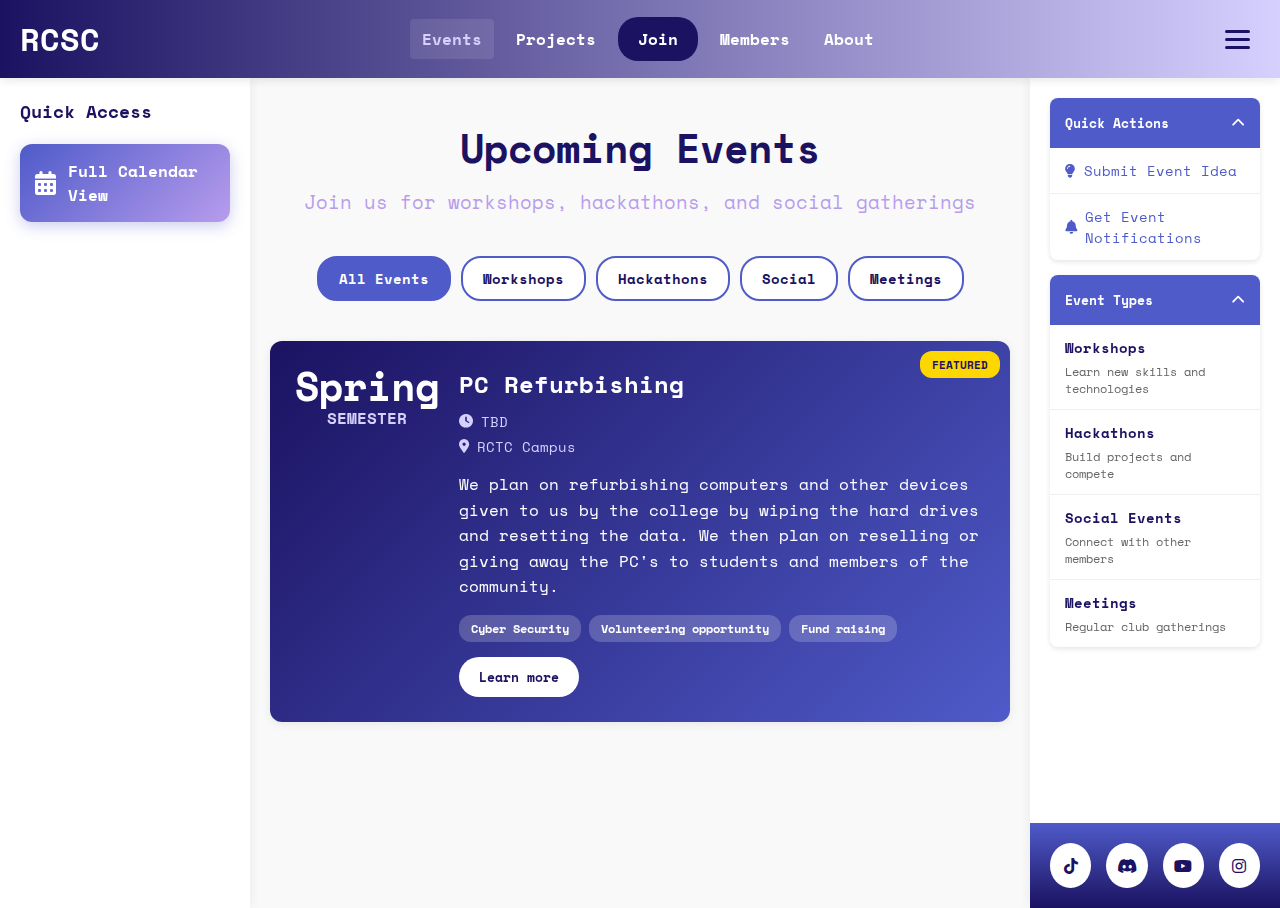
<file: events.html>
<!DOCTYPE html>
<html lang="en">
<head>
    <meta charset="UTF-8">
    <meta name="viewport" content="width=device-width, initial-scale=1.0">
    <title>Events - RCTC Computer Science Club</title>
    <link rel="stylesheet" href="css/events-style.css">
    <link rel="stylesheet" href="https://cdnjs.cloudflare.com/ajax/libs/font-awesome/6.5.1/css/all.min.css">
    <link rel="preconnect" href="https://fonts.googleapis.com">
    <link rel="preconnect" href="https://fonts.gstatic.com" crossorigin>
</head>
<body>
    <!-- Header -->
    <header id="header">
        <nav class="container navbar">
            <a href="index.html" class="nav-logo">RCSC</a>
            <div class="collapse nav-menu">
                <ul class="navbar-nav">
                    <a href="events.html" class="nav-events active">Events</a>
                    <a href="projects.html" class="nav-projects">Projects</a>
                    <a href="join.html" class="nav-join join">Join</a>
                    <a href="members.html" class="nav-members">Members</a>
                    <a href="about.html" class="nav-about">About</a>
                </ul>
            </div>
            
            <!-- Hamburger Menu Button -->
            <button class="hamburger" id="hamburger">
                <span></span>
                <span></span>
                <span></span>
            </button>
        </nav>

        <!-- Mobile Menu Dropdown -->
        <div class="mobile-menu" id="mobileMenu">
            <a href="index.html" class="mobile-nav-link"><i class="fas fa-home"></i> Home</a>
            <a href="calendar.html" class="mobile-nav-link"><i class="fas fa-calendar"></i> Calendar</a>
            <a href="resources.html" class="mobile-nav-link"><i class="fas fa-book"></i> Resources</a>
            <a href="gallery.html" class="mobile-nav-link"><i class="fas fa-images"></i> Gallery</a>
            <a href="documentation.html" class="mobile-nav-link"><i class="fa-solid fa-file"></i> Documentation</a>
            <a href="#" class="mobile-nav-link contact-trigger"><i class="fas fa-envelope"></i> Contact Us</a>
        </div>
    </header>

    <div class="main-wrapper">
        <aside class="left-column">
            <div class="inner-left-column">
                <h3>Quick Access</h3>
                <a href="calendar.html" class="calendar-button">
                    <i class="fas fa-calendar-alt"></i>
                    <span>Full Calendar View</span>
                </a>
            </div>
        </aside>

        <main class="main-content">
            <div class="content-container">
                <h1 class="text-title text-dark">Upcoming Events</h1>
                <p class="text-secondary">Join us for workshops, hackathons, and social gatherings</p>

                <!-- Filter Section -->
                <div class="filter-section">
                    <div class="filter-controls">
                        <button class="filter-btn active" data-filter="all">All Events</button>
                        <button class="filter-btn" data-filter="workshop">Workshops</button>
                        <button class="filter-btn" data-filter="hackathon">Hackathons</button>
                        <button class="filter-btn" data-filter="social">Social</button>
                        <button class="filter-btn" data-filter="meeting">Meetings</button>
                    </div>
                </div>

                <!-- Events Grid -->
                <div class="events-grid" id="eventsGrid">
                    <!-- Featured Event -->
                    <div class="event-card featured" data-category="">
                        <div class="event-badge featured-badge">Featured</div>
                        <div class="event-date">
                            <div class="date-day">Spring</div>
                            <div class="date-month">semester</div>
                        </div>
                        <div class="event-content">
                            <h3 class="event-title">PC Refurbishing</h3>
                            <div class="event-meta">
                                <span><i class="fas fa-clock"></i> TBD</span>
                                <span><i class="fas fa-map-marker-alt"></i> RCTC Campus</span>
                            </div>
                            <p class="event-description">
                                We plan on refurbishing computers and other devices given to us by the college by wiping the hard drives and resetting the data. We then plan on 
                                reselling or giving away the PC's to students and members of the community.
                            </p>
                            <div class="event-tags">
                                <span class="tag">Cyber Security</span>
                                <span class="tag">Volunteering opportunity</span>
                                <span class="tag">Fund raising</span>
                            </div>
                            <button class="event-btn">Learn more</button>
                        </div>
                    </div>

                    <!-- Regular Events -->
                    <!-- <div class="event-card" data-category="workshop">
                        <div class="event-date">
                            <div class="date-day">08</div>
                            <div class="date-month">JAN</div>
                        </div>
                        <div class="event-content">
                            <h3 class="event-title">PLACE HOLDER</h3>
                            <div class="event-meta">
                                <span><i class="fas fa-clock"></i> time, ex: 6:00 PM - 8:00 PM</span>
                                <span><i class="fas fa-map-marker-alt"></i> Room 301</span>
                            </div>
                            <p class="event-description">
                                Desc
                            </p>
                            <div class="event-tags">
                                <span class="tag">Workshop</span>
                                <span class="tag">Web Dev</span>
                            </div>
                            <button class="event-btn">Learn More</button>
                        </div>
                    </div> -->

                    <!-- <div class="event-card" data-category="workshop">
                        <div class="event-date">
                            <div class="date-day">08</div>
                            <div class="date-month">JAN</div>
                        </div>
                        <div class="event-content">
                            <h3 class="event-title">PLACE HOLDER</h3>
                            <div class="event-meta">
                                <span><i class="fas fa-clock"></i> time, ex: 6:00 PM - 8:00 PM</span>
                                <span><i class="fas fa-map-marker-alt"></i> Room 301</span>
                            </div>
                            <p class="event-description">
                                Desc
                            </p>
                            <div class="event-tags">
                                <span class="tag">Workshop</span>
                                <span class="tag">Web Dev</span>
                            </div>
                            <button class="event-btn">Learn More</button>
                        </div>
                    </div> -->

                    <!-- <div class="event-card" data-category="workshop">
                        <div class="event-date">
                            <div class="date-day">08</div>
                            <div class="date-month">JAN</div>
                        </div>
                        <div class="event-content">
                            <h3 class="event-title">PLACE HOLDER</h3>
                            <div class="event-meta">
                                <span><i class="fas fa-clock"></i> time, ex: 6:00 PM - 8:00 PM</span>
                                <span><i class="fas fa-map-marker-alt"></i> Room 301</span>
                            </div>
                            <p class="event-description">
                                Desc
                            </p>
                            <div class="event-tags">
                                <span class="tag">Workshop</span>
                                <span class="tag">Web Dev</span>
                            </div>
                            <button class="event-btn">Learn More</button>
                        </div>
                    </div> -->
                    
                    <!-- <div class="event-card" data-category="workshop">
                        <div class="event-date">
                            <div class="date-day">08</div>
                            <div class="date-month">JAN</div>
                        </div>
                        <div class="event-content">
                            <h3 class="event-title">PLACE HOLDER</h3>
                            <div class="event-meta">
                                <span><i class="fas fa-clock"></i> time, ex: 6:00 PM - 8:00 PM</span>
                                <span><i class="fas fa-map-marker-alt"></i> Room 301</span>
                            </div>
                            <p class="event-description">
                                Desc
                            </p>
                            <div class="event-tags">
                                <span class="tag">Workshop</span>
                                <span class="tag">Web Dev</span>
                            </div>
                            <button class="event-btn">Learn More</button>
                        </div>
                    </div> -->

                    <!-- <div class="event-card" data-category="workshop">
                        <div class="event-date">
                            <div class="date-day">08</div>
                            <div class="date-month">JAN</div>
                        </div>
                        <div class="event-content">
                            <h3 class="event-title">PLACE HOLDER</h3>
                            <div class="event-meta">
                                <span><i class="fas fa-clock"></i> time, ex: 6:00 PM - 8:00 PM</span>
                                <span><i class="fas fa-map-marker-alt"></i> Room 301</span>
                            </div>
                            <p class="event-description">
                                Desc
                            </p>
                            <div class="event-tags">
                                <span class="tag">Workshop</span>
                                <span class="tag">Web Dev</span>
                            </div>
                            <button class="event-btn">Learn More</button>
                        </div>
                    </div> -->

                    <!-- <div class="event-card" data-category="workshop">
                        <div class="event-date">
                            <div class="date-day">08</div>
                            <div class="date-month">JAN</div>
                        </div>
                        <div class="event-content">
                            <h3 class="event-title">PLACE HOLDER</h3>
                            <div class="event-meta">
                                <span><i class="fas fa-clock"></i> time, ex: 6:00 PM - 8:00 PM</span>
                                <span><i class="fas fa-map-marker-alt"></i> Room 301</span>
                            </div>
                            <p class="event-description">
                                Desc
                            </p>
                            <div class="event-tags">
                                <span class="tag">Workshop</span>
                                <span class="tag">Web Dev</span>
                            </div>
                            <button class="event-btn">Learn More</button>
                        </div>
                    </div> -->

                <!-- Past Events Section -->
                <!-- <section class="past-events-section">
                    <h2 class="section-title text-dark">Past Events Highlights</h2>

                    <div class="past-events-grid">
                        <div class="past-event-card">
                            <div class="past-event-image">
                               <i class="fa-solid fa-triangle-exclamation"></i>
                            </div>
                            <h3>MITM Workshop</h3>
                            <p class="past-event-date">November 2025</p>
                            <p>We learned about and demonstrated MITM web attacks.</p>
                        </div>
                    </div>
                </section> -->
            </div>
        </main>

        <aside class="right-column">
            <div class="inner-right-column">
                <!-- Quick Actions -->
                <div class="dropdown-section active">
                    <button class="dropdown-header">
                        <span>Quick Actions</span>
                        <i class="fa-solid fa-chevron-down"></i>
                    </button>
                    <div class="dropdown-content">
                        <div class="dropdown-item">
                            <a href="#"><i class="fas fa-lightbulb"></i> Submit Event Idea</a>
                        </div>
                        <div class="dropdown-item">
                            <a href="#"><i class="fas fa-bell"></i> Get Event Notifications</a>
                        </div>
                    </div>
                </div>

                <!-- Event Categories -->
                <div class="dropdown-section active">
                    <button class="dropdown-header">
                        <span>Event Types</span>
                        <i class="fa-solid fa-chevron-down"></i>
                    </button>
                    <div class="dropdown-content">
                        <div class="dropdown-item">
                            <h4>Workshops</h4>
                            <p>Learn new skills and technologies</p>
                        </div>
                        <div class="dropdown-item">
                            <h4>Hackathons</h4>
                            <p>Build projects and compete</p>
                        </div>
                        <div class="dropdown-item">
                            <h4>Social Events</h4>
                            <p>Connect with other members</p>
                        </div>
                        <div class="dropdown-item">
                            <h4>Meetings</h4>
                            <p>Regular club gatherings</p>
                        </div>
                    </div>
                </div>
            </div>

            <!-- Social Links Section -->
            <div class="social-section">
                <div class="social-links-container">
                    <a href="#" class="social-link-item" title="TikTok"><i class="fa-brands fa-tiktok"></i></a>
                    <a href="https://discord.gg/4MYFx6G3Uj" target="_blank" rel="no-referrer noopener" class="social-link-item" title="Discord"><i class="fa-brands fa-discord"></i></a>
                    <a href="#" class="social-link-item" title="YouTube"><i class="fa-brands fa-youtube"></i></a>
                    <a href="#" class="social-link-item" title="Instagram"><i class="fa-brands fa-instagram"></i></a>
                </div>
            </div>
        </aside>
    </div>
    <!-- Contact Modal -->
    <div id="contactModal" class="modal">
        <div class="modal-overlay"></div>
        <div class="modal-content">
            <button class="modal-close" id="closeModal">
                <i class="fas fa-times"></i>
            </button>
            
            <div class="modal-header">
                <h2>Contact Us</h2>
                <p>We'd love to hear from you! Send us a message.</p>
            </div>
            
            <form id="contactForm" class="contact-form">
                <div class="form-group">
                    <label for="contactName">Your Name</label>
                    <input 
                        type="text" 
                        id="contactName" 
                        name="name" 
                        required 
                        placeholder="Enter your name"
                    >
                </div>
                
                <div class="form-group">
                    <label for="contactEmail">Your Email</label>
                    <input 
                        type="email" 
                        id="contactEmail" 
                        name="email" 
                        required 
                        placeholder="your.email@example.com"
                    >
                </div>
                
                <div class="form-group">
                    <label for="contactTopic">Topic</label>
                    <select id="contactTopic" name="topic" required>
                        <option value="">Select a topic...</option>
                        <option value="general">General Inquiry</option>
                        <option value="membership">Membership Question</option>
                        <option value="events">Event Information</option>
                        <option value="projects">Project Collaboration</option>
                        <option value="feedback">Feedback</option>
                        <option value="other">Other</option>
                    </select>
                </div>
                
                <div class="form-group">
                    <label for="contactMessage">Message</label>
                    <textarea 
                        id="contactMessage" 
                        name="message" 
                        rows="6" 
                        required 
                        placeholder="Type your message here..."
                    ></textarea>
                </div>
                
                <div class="form-actions">
                    <button type="button" class="btn-cancel" id="cancelBtn">Cancel</button>
                    <button type="submit" class="btn-submit">
                        <i class="fas fa-paper-plane"></i>
                        Send Message
                    </button>
                </div>
            </form>
            
            <div id="formStatus" class="form-status"></div>
        </div>
    </div>
    <script src="js/events-script.js"></script>
</body>
</html>
</file>
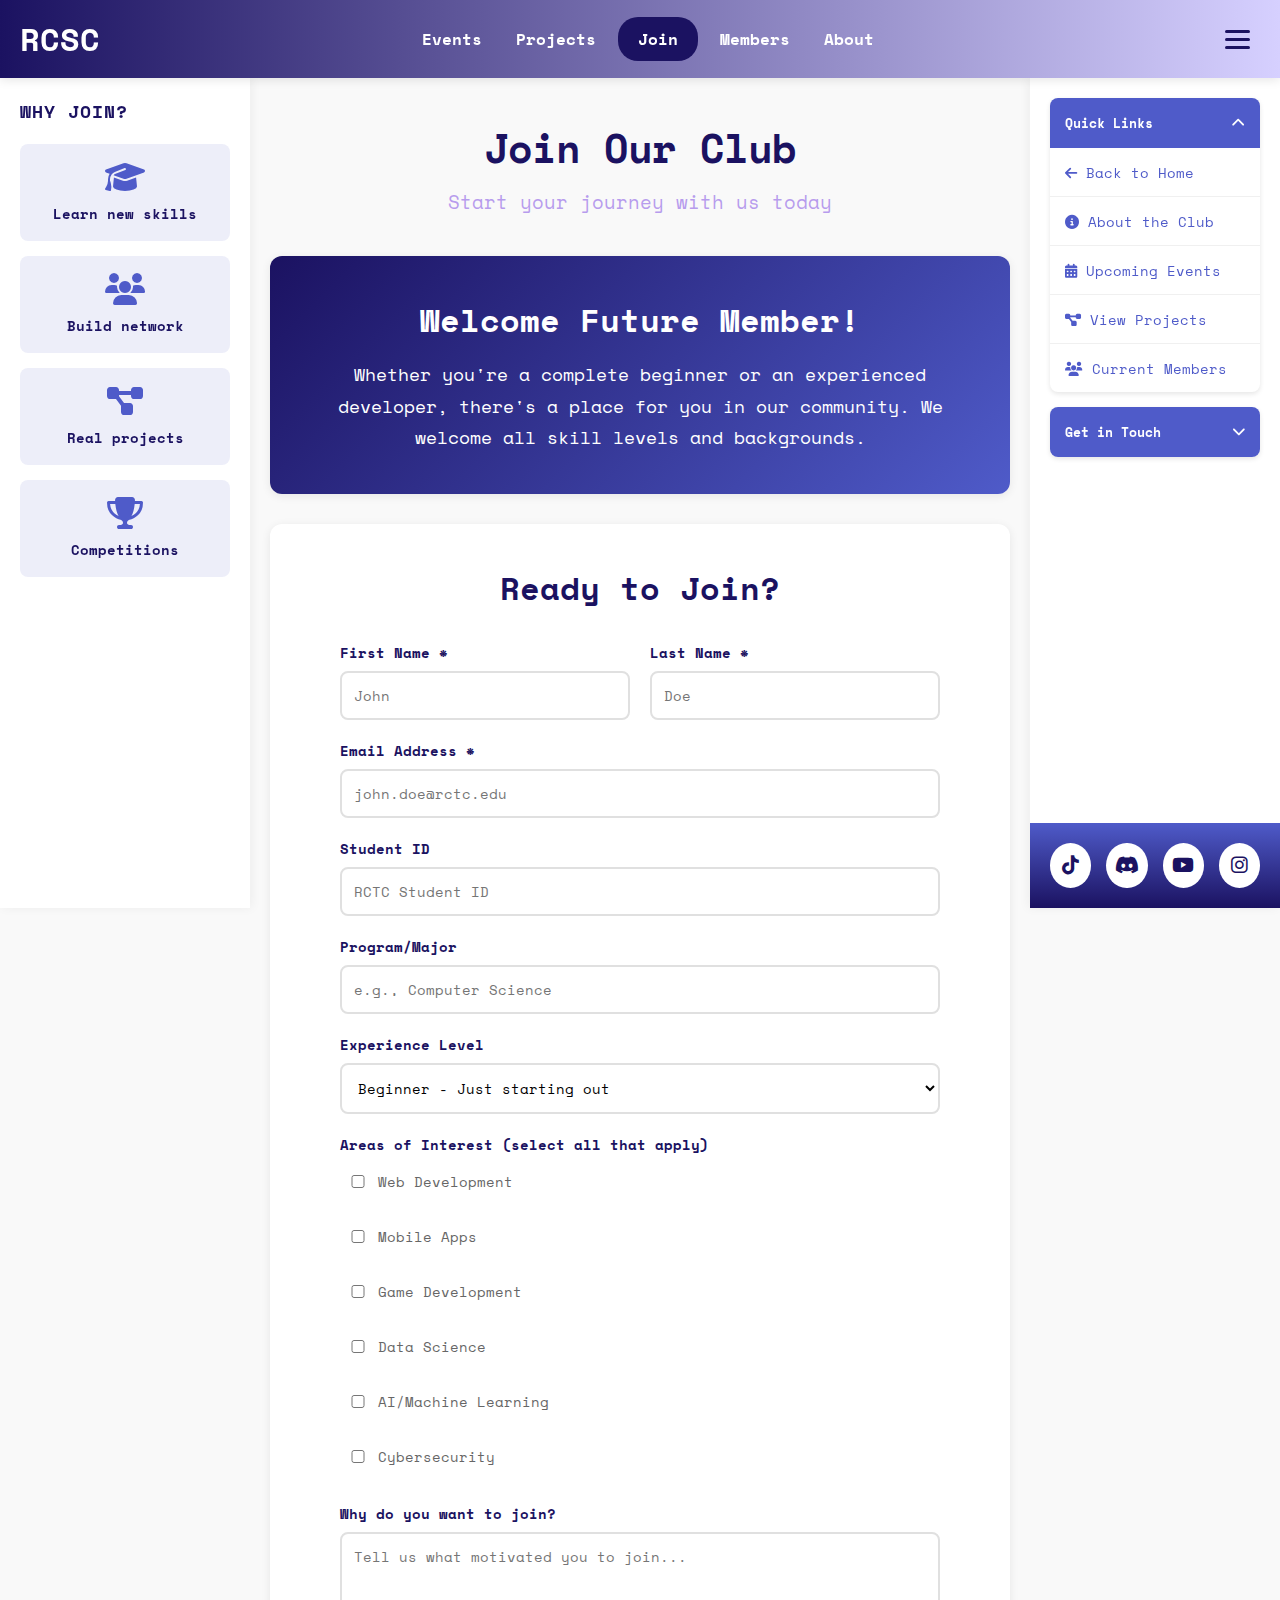
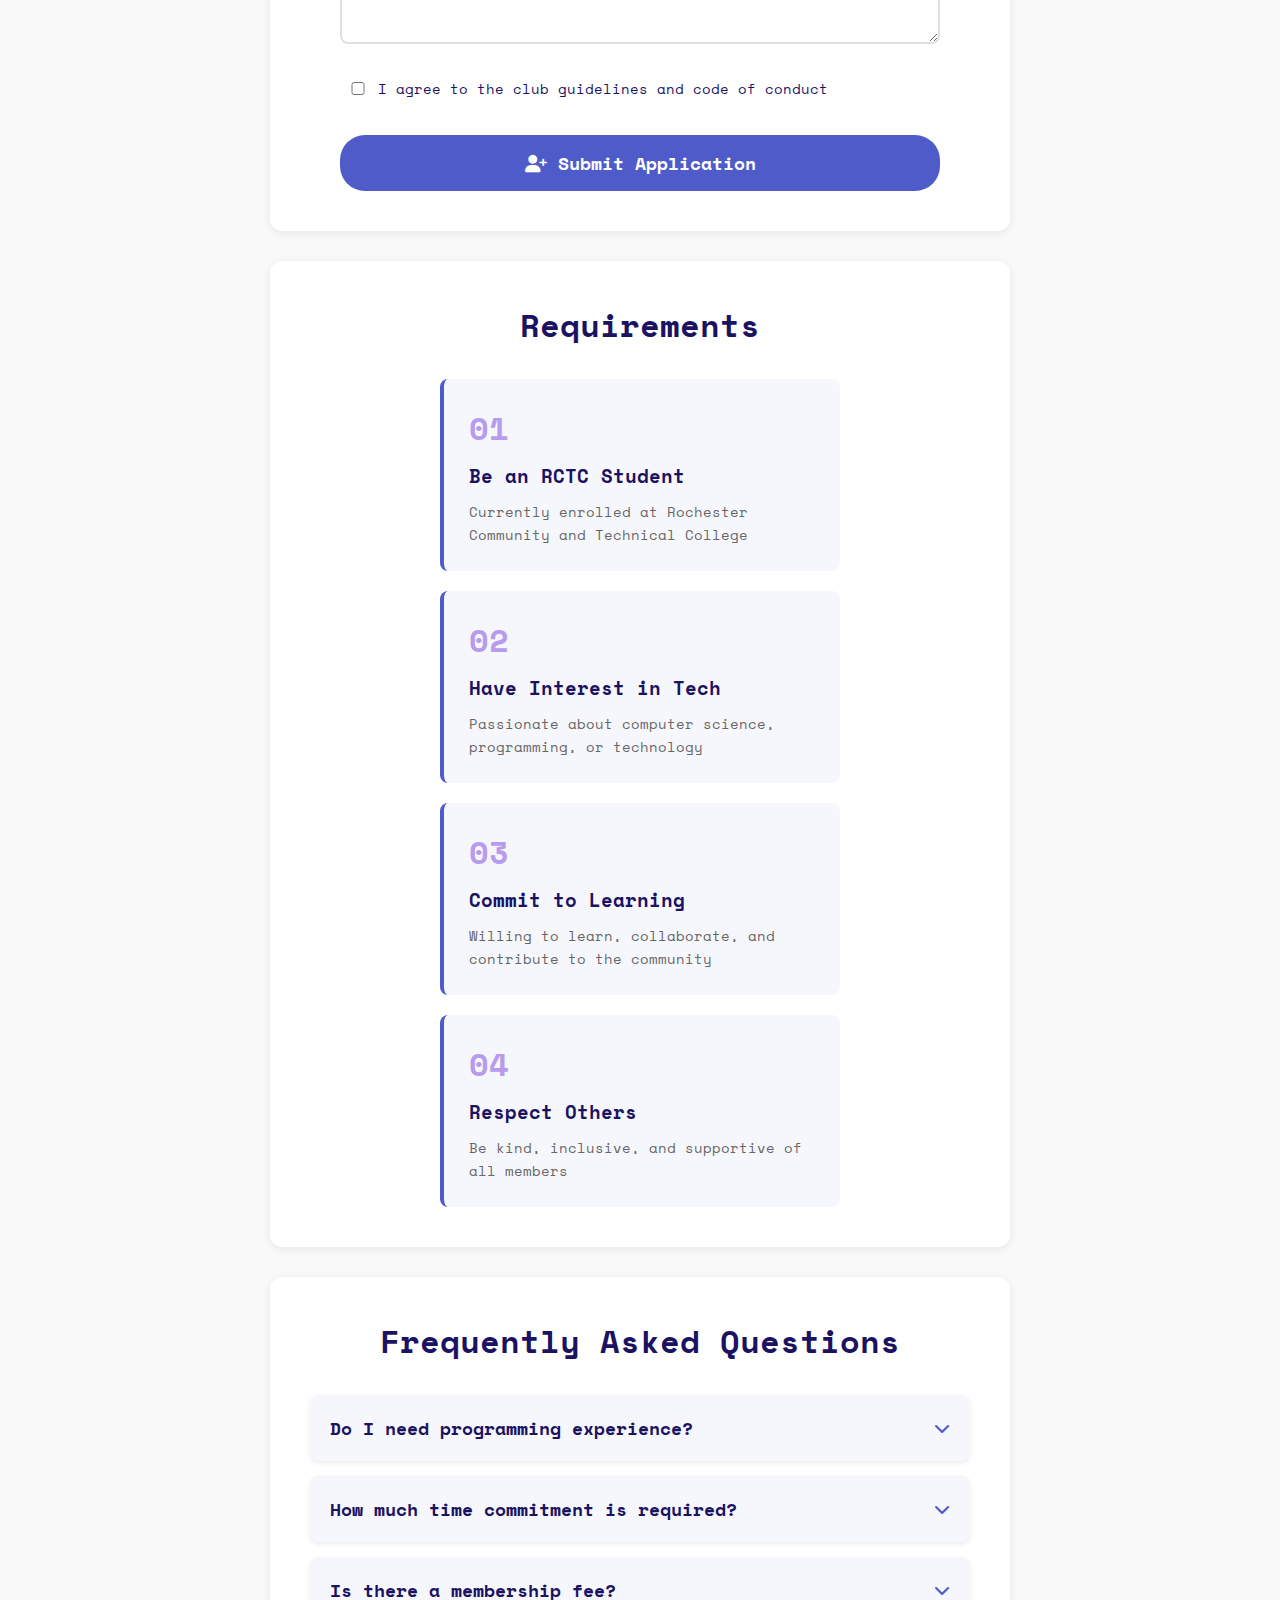
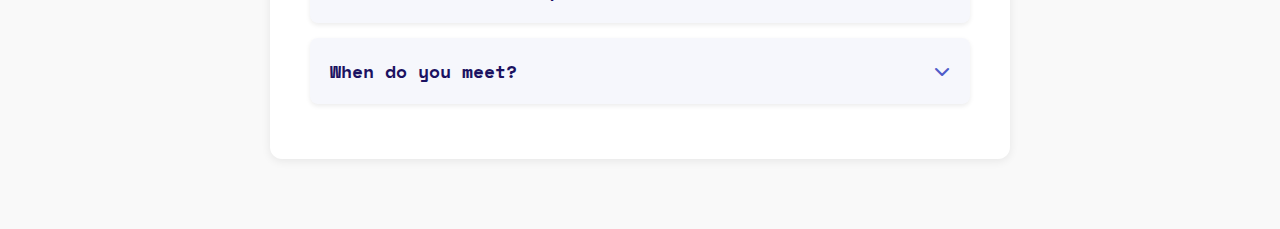
<file: join.html>
<!DOCTYPE html>
<html lang="en">
<head>
    <meta charset="UTF-8">
    <meta name="viewport" content="width=device-width, initial-scale=1.0">
    <title>Join Us - RCTC Computer Science Club</title>
    <link rel="stylesheet" href="css/join-style.css">
    <link rel="stylesheet" href="https://cdnjs.cloudflare.com/ajax/libs/font-awesome/6.5.1/css/all.min.css">
</head>
<body>
    <header id="header">
        <nav class="container navbar">
            <a href="index.html" class="nav-logo">RCSC</a>
            <div class="collapse nav-menu">
                <ul class="navbar-nav">
                    <a href="events.html" class="nav-events">Events</a>
                    <a href="projects.html" class="nav-projects">Projects</a>
                    <a href="join.html" class="nav-join join active">Join</a>
                    <a href="members.html" class="nav-members">Members</a>
                    <a href="about.html" class="nav-about">About</a>
                </ul>
            </div>
            <button class="hamburger" id="hamburger">
                <span></span><span></span><span></span>
            </button>
        </nav>
        <div class="mobile-menu" id="mobileMenu">
            <!-- Main Navigation Section (Hidden on Desktop, Shown on Mobile) -->
            <div class="mobile-menu-section main-nav-section">
                <div class="mobile-menu-section-title">Main Navigation</div>
                <a href="index.html" class="mobile-nav-link"><i class="fas fa-home"></i> Home</a>
                <a href="events.html" class="mobile-nav-link"><i class="fas fa-calendar-alt"></i> Events</a>
                <a href="projects.html" class="mobile-nav-link"><i class="fas fa-project-diagram"></i> Projects</a>
                <a href="join.html" class="mobile-nav-link"><i class="fas fa-user-plus"></i> Join</a>
                <a href="members.html" class="mobile-nav-link"><i class="fas fa-users"></i> Members</a>
                <a href="about.html" class="mobile-nav-link"><i class="fas fa-info-circle"></i> About</a>
            </div>
    
            <!-- Additional Resources Section (Always Shown) -->
            <div class="mobile-menu-section">
                <div class="mobile-menu-section-title">Resources</div>
                <a href="calendar.html" class="mobile-nav-link"><i class="fas fa-calendar"></i> Calendar</a>
                <a href="resources.html" class="mobile-nav-link"><i class="fas fa-book"></i> Resources</a>
                <a href="gallery.html" class="mobile-nav-link"><i class="fas fa-images"></i> Gallery</a>
                <a href="documentation.html" class="mobile-nav-link"><i class="fa-solid fa-file"></i> Documentation</a>
                <a href="#" class="mobile-nav-link contact-trigger"><i class="fas fa-envelope"></i> Contact Us</a>
            </div>
        </div>
    </header>

    <div class="main-wrapper">
        <aside class="left-column">
            <div class="inner-left-column">
                <h3>Why Join?</h3>
                <div class="benefit-box">
                    <i class="fas fa-graduation-cap"></i>
                    <p>Learn new skills</p>
                </div>
                <div class="benefit-box">
                    <i class="fas fa-users"></i>
                    <p>Build network</p>
                </div>
                <div class="benefit-box">
                    <i class="fas fa-project-diagram"></i>
                    <p>Real projects</p>
                </div>
                <div class="benefit-box">
                    <i class="fas fa-trophy"></i>
                    <p>Competitions</p>
                </div>
            </div>
        </aside>

        <main class="main-content">
            <div class="content-container">
                <h1 class="text-title text-dark">Join Our Club</h1>
                <p class="text-secondary">Start your journey with us today</p>

                <section class="join-section hero-section">
                    <div class="hero-content">
                        <h2>Welcome Future Member!</h2>
                        <p>Whether you're a complete beginner or an experienced developer, there's a place for you in our community. We welcome all skill levels and backgrounds.</p>
                    </div>
                </section>

                <section class="join-section signup-form-section">
                    <h2 class="section-title text-dark">Ready to Join?</h2>
                    <div class="signup-form-container">
                        <form class="signup-form" id="signupForm">
                            <div class="form-row">
                                <div class="form-group">
                                    <label>First Name *</label>
                                    <input type="text" name="firstName" required placeholder="John">
                                </div>
                                <div class="form-group">
                                    <label>Last Name *</label>
                                    <input type="text" name="lastName" required placeholder="Doe">
                                </div>
                            </div>
                            <div class="form-group">
                                <label>Email Address *</label>
                                <input type="email" name="email" required placeholder="john.doe@rctc.edu">
                            </div>
                            <div class="form-group">
                                <label>Student ID</label>
                                <input type="text" name="studentId" placeholder="RCTC Student ID">
                            </div>
                            <div class="form-group">
                                <label>Program/Major</label>
                                <input type="text" name="major" placeholder="e.g., Computer Science">
                            </div>
                            <div class="form-group">
                                <label>Experience Level</label>
                                <select name="experience">
                                    <option>Beginner - Just starting out</option>
                                    <option>Intermediate - Some experience</option>
                                    <option>Advanced - Experienced developer</option>
                                </select>
                            </div>
                            <div class="form-group">
                                <label>Areas of Interest (select all that apply)</label>
                                <div class="checkbox-group">
                                    <label><input type="checkbox" name="interests" value="Web Development"> Web Development</label>
                                    <label><input type="checkbox" name="interests" value="Mobile Apps"> Mobile Apps</label>
                                    <label><input type="checkbox" name="interests" value="Game Development"> Game Development</label>
                                    <label><input type="checkbox" name="interests" value="Data Science"> Data Science</label>
                                    <label><input type="checkbox" name="interests" value="AI/Machine Learning"> AI/Machine Learning</label>
                                    <label><input type="checkbox" name="interests" value="Cybersecurity"> Cybersecurity</label>
                                </div>
                            </div>
                            <div class="form-group">
                                <label>Why do you want to join?</label>
                                <textarea name="reason" rows="4" placeholder="Tell us what motivated you to join..."></textarea>
                            </div>
                            <div class="form-group checkbox-single">
                                <label>
                                    <input type="checkbox" required>
                                    I agree to the club guidelines and code of conduct
                                </label>
                            </div>
                            
                            <!-- Status Message -->
                            <div id="formStatus" class="form-status"></div>
                            
                            <button type="submit" class="submit-btn">
                                <i class="fas fa-user-plus"></i>
                                Submit Application
                            </button>
                        </form>
                    </div>
                </section>

                <section class="join-section requirements-section">
                    <h2 class="section-title text-dark">Requirements</h2>
                    <div class="requirements-grid">
                        <div class="requirement-card">
                            <div class="req-number">01</div>
                            <h3>Be an RCTC Student</h3>
                            <p>Currently enrolled at Rochester Community and Technical College</p>
                        </div>
                        <div class="requirement-card">
                            <div class="req-number">02</div>
                            <h3>Have Interest in Tech</h3>
                            <p>Passionate about computer science, programming, or technology</p>
                        </div>
                        <div class="requirement-card">
                            <div class="req-number">03</div>
                            <h3>Commit to Learning</h3>
                            <p>Willing to learn, collaborate, and contribute to the community</p>
                        </div>
                        <div class="requirement-card">
                            <div class="req-number">04</div>
                            <h3>Respect Others</h3>
                            <p>Be kind, inclusive, and supportive of all members</p>
                        </div>
                    </div>
                </section>

                <section class="join-section faq-section">
                    <h2 class="section-title text-dark">Frequently Asked Questions</h2>
                    <div class="faq-container">
                        <div class="faq-item">
                            <div class="faq-question">
                                <h3>Do I need programming experience?</h3>
                                <i class="fas fa-chevron-down"></i>
                            </div>
                            <div class="faq-answer">
                                <p>No! We welcome members of all skill levels. We have workshops and resources specifically designed for beginners.</p>
                            </div>
                        </div>
                        <div class="faq-item">
                            <div class="faq-question">
                                <h3>How much time commitment is required?</h3>
                                <i class="fas fa-chevron-down"></i>
                            </div>
                            <div class="faq-answer">
                                <p>It's flexible! Attend as many events as you'd like. We recommend at least one meeting per month to stay engaged.</p>
                            </div>
                        </div>
                        <div class="faq-item">
                            <div class="faq-question">
                                <h3>Is there a membership fee?</h3>
                                <i class="fas fa-chevron-down"></i>
                            </div>
                            <div class="faq-answer">
                                <p>No, membership is completely free for all RCTC students!</p>
                            </div>
                        </div>
                        <div class="faq-item">
                            <div class="faq-question">
                                <h3>When do you meet?</h3>
                                <i class="fas fa-chevron-down"></i>
                            </div>
                            <div class="faq-answer">
                                <p>We have weekly meetings every other Friday at 4:00 PM in room SH203 – Singly Hall. Check our Events page for the full schedule.</p>
                            </div>
                        </div>
                    </div>
                </section>
            </div>
        </main>

        <aside class="right-column">
            <div class="inner-right-column">
                <div class="dropdown-section active">
                    <button class="dropdown-header">
                        <span>Quick Links</span>
                        <i class="fa-solid fa-chevron-down"></i>
                    </button>
                        <div class="dropdown-content">
                            <div class="dropdown-item">
                                <a href="index.html"><i class="fas fa-arrow-left"></i> Back to Home</a>
                            </div>
                            <div class="dropdown-item">
                                <a href="about.html"><i class="fas fa-info-circle"></i> About the Club</a>
                            </div>
                            <div class="dropdown-item">
                                <a href="events.html"><i class="fas fa-calendar-alt"></i> Upcoming Events</a>
                            </div>
                            <div class="dropdown-item">
                                <a href="projects.html"><i class="fas fa-project-diagram"></i> View Projects</a>
                            </div>
                            <div class="dropdown-item">
                                <a href="members.html"><i class="fas fa-users"></i> Current Members</a>
                            </div>
                        </div>
                </div>
                <div class="dropdown-section">
                    <button class="dropdown-header">
                        <span>Get in Touch</span>
                        <i class="fa-solid fa-chevron-down"></i>
                    </button>
                    <div class="dropdown-content">
                        <div class="dropdown-item">
                            <h4><i class="fa-brands fa-discord"></i> Discord</h4>
                            <p>Join our community server for real-time chat</p>
                            <a href="https://discord.gg/4MYFx6G3Uj" target="_blank" style="color: var(--two); font-weight: 600; font-size: 13px;">
                                Join Server →
                            </a>
                        </div>
                        <div class="dropdown-item">
                            <h4><i class="fas fa-envelope"></i> Email</h4>
                            <p>rctccsclub@gmail.com</p>
                            <p style="font-size: 11px; margin-top: 5px;">We reply within 24 hours</p>
                        </div>
                        <div class="dropdown-item">
                            <h4><i class="fas fa-map-marker-alt"></i> Location</h4>
                            <p>SH203 - Singly Hall</p>
                            <p>Rochester Community & Technical College</p>
                        </div>
                        <div class="dropdown-item">
                            <h4><i class="fas fa-clock"></i> Office Hours</h4>
                            <p>Friday: 4:00 PM - 6:00 PM</p>
                            <p style="font-size: 11px; margin-top: 5px;">Or by appointment</p>
                        </div>
                    </div>
                </div>
            </div>
            <div class="social-section">
                <div class="social-links-container">
                    <a href="#" class="social-link-item" title="TikTok"><i class="fa-brands fa-tiktok"></i></a>
                    <a href="https://discord.gg/4MYFx6G3Uj" target="_blank" class="social-link-item" title="Discord"><i class="fa-brands fa-discord"></i></a>
                    <a href="#" class="social-link-item" title="YouTube"><i class="fa-brands fa-youtube"></i></a>
                    <a href="#" class="social-link-item" title="Instagram"><i class="fa-brands fa-instagram"></i></a>
                </div>
            </div>
        </aside>
    </div>

    <script src="js/join-script.js"></script>
</body>
</html>
</file>
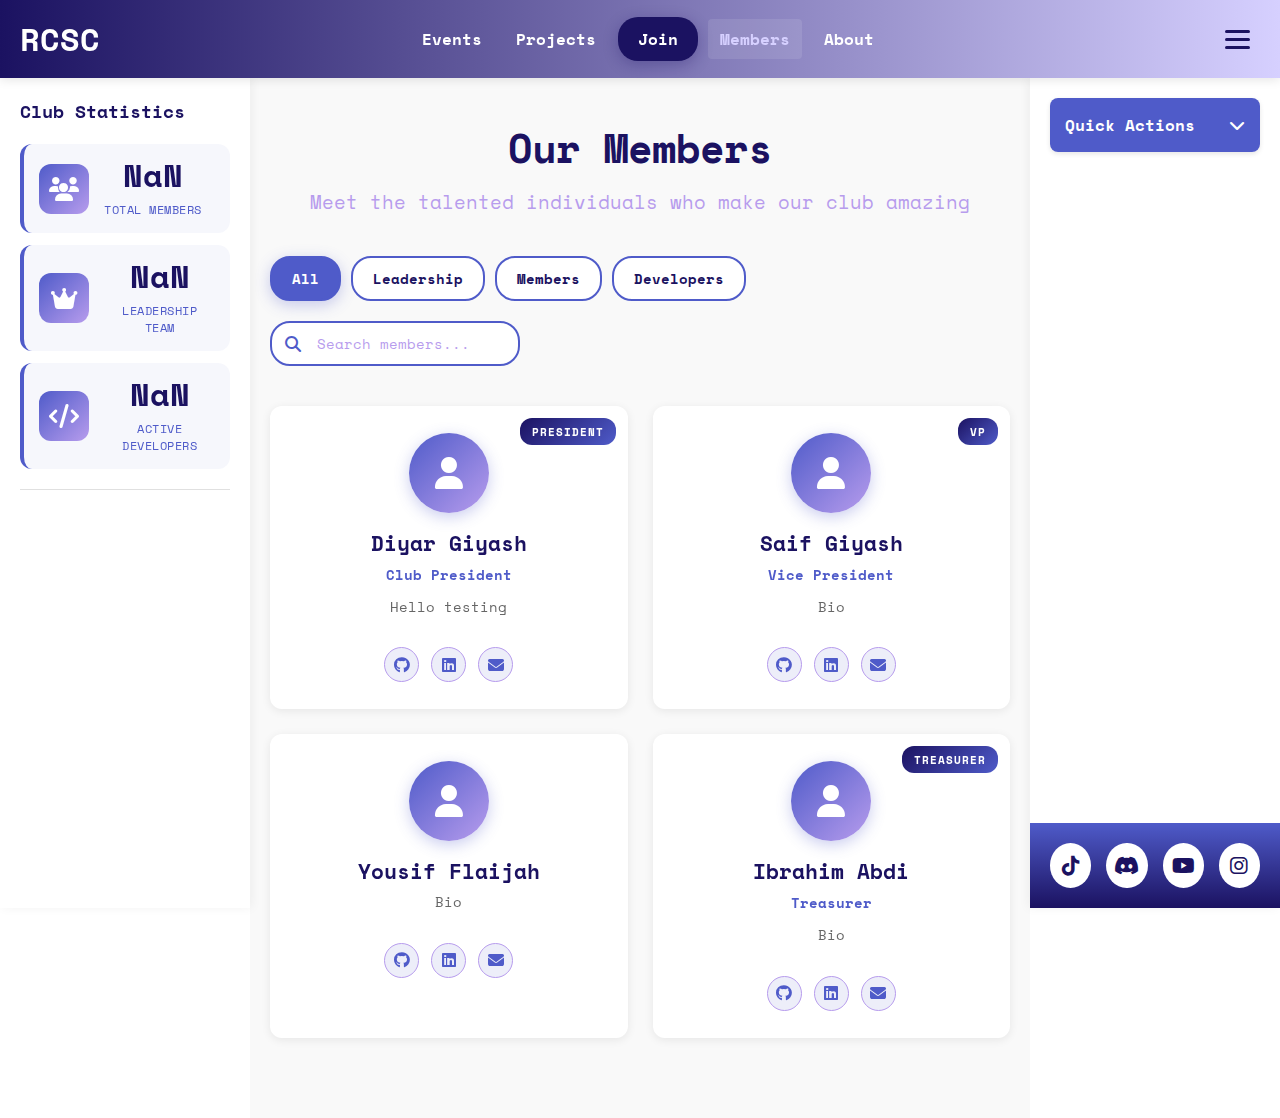
<file: members.html>
<!DOCTYPE html>
<html lang="en">
<head>
    <meta charset="UTF-8">
    <meta name="viewport" content="width=device-width, initial-scale=1.0">
    <title>Members - RCTC Computer Science Club</title>
    <link rel="stylesheet" href="css/members-style.css">
    <link rel="stylesheet" href="https://cdnjs.cloudflare.com/ajax/libs/font-awesome/6.5.1/css/all.min.css">
    <link rel="preconnect" href="https://fonts.googleapis.com">
    <link rel="preconnect" href="https://fonts.gstatic.com" crossorigin>
</head>
<body>
    <!-- Header -->
    <header id="header">
        <nav class="container navbar">
            <a href="index.html" class="nav-logo">RCSC</a>
            <div class="collapse nav-menu">
                <ul class="navbar-nav">
                    <a href="events.html" class="nav-events">Events</a>
                    <a href="projects.html" class="nav-about">Projects</a>
                    <a href="join.html" class="nav-projects join">Join</a>
                    <a href="members.html" class="nav-members active">Members</a>
                    <a href="about.html" class="nav-projects">About</a>
                </ul>
            </div>
            
            <!-- Hamburger Menu Button -->
            <button class="hamburger" id="hamburger">
                <span></span>
                <span></span>
                <span></span>
            </button>
        </nav>

        <!-- Mobile Menu Dropdown -->
        <div class="mobile-menu" id="mobileMenu">
            <a href="index.html" class="mobile-nav-link"><i class="fas fa-home"></i> Home</a>
            <a href="calendar.html" class="mobile-nav-link"><i class="fas fa-calendar"></i> Calendar</a>
            <a href="resources.html" class="mobile-nav-link"><i class="fas fa-book"></i> Resources</a>
            <a href="gallery.html" class="mobile-nav-link"><i class="fas fa-images"></i> Gallery</a>
            <a href="documentation.html" class="mobile-nav-link"><i class="fa-solid fa-file"></i> Documentation</a>
            <a href="#" class="mobile-nav-link contact-trigger"><i class="fas fa-envelope"></i> Contact Us</a>
        </div>
    </header>

    <div class="main-wrapper">
        <aside class="left-column">
            <div class="inner-left-column">
                <h3>Club Statistics</h3>
                
                <div class="stat-box">
                    <div class="stat-icon">
                        <i class="fas fa-users"></i>
                    </div>
                    <div class="stat-info">
                        <span class="stat-number" id="totalMembers">0</span>
                        <span class="stat-label">Total Members</span>
                    </div>
                </div>

                <div class="stat-box">
                    <div class="stat-icon">
                        <i class="fas fa-crown"></i>
                    </div>
                    <div class="stat-info">
                        <span class="stat-number" id="leadershipCount">0</span>
                        <span class="stat-label">Leadership Team</span>
                    </div>
                </div>

                <div class="stat-box">
                    <div class="stat-icon">
                        <i class="fas fa-code"></i>
                    </div>
                    <div class="stat-info">
                        <span class="stat-number" id="developerCount">0</span>
                        <span class="stat-label">Active Developers</span>
                    </div>
                </div>

                <hr style="margin: 20px 0; border: none; border-top: 1px solid #e0e0e0;">

                <!-- <h3>Recent Activity</h3>
                <div class="activity-feed" id="activityFeed">
                    <div class="activity-item">
                        <div class="activity-icon">
                            <i class="fas fa-user-plus"></i>
                        </div>
                        <div class="activity-content">
                            <p class="activity-text">Welcome new members!</p>
                            <span class="activity-time"></span>
                        </div>
                    </div>

                    <div class="activity-item">
                        <div class="activity-icon">
                            <i class="fas fa-trophy"></i>
                        </div>
                        <div class="activity-content">
                            <p class="activity-text">Hackathon winners announced</p>
                            <span class="activity-time"></span>
                        </div>
                    </div>

                    <div class="activity-item">
                        <div class="activity-icon">
                            <i class="fas fa-star"></i>
                        </div>
                        <div class="activity-content">
                            <p class="activity-text">5 members completed workshops</p>
                            <span class="activity-time"></span>
                        </div>
                    </div>
                </div> -->
            </div>
        </aside>

        <main class="main-content">
            <div class="content-container">
                <h1 class="text-title text-dark">Our Members</h1>
                <p class="text-secondary">Meet the talented individuals who make our club amazing</p>

                <!-- Filter Section -->
                <div class="filter-section">
                    <div class="filter-controls">
                        <button class="filter-btn active" data-filter="all">All</button>
                        <button class="filter-btn" data-filter="leadership">Leadership</button>
                        <button class="filter-btn" data-filter="members">Members</button>
                        <button class="filter-btn" data-filter="developers">Developers</button>
                    </div>
                    <div class="search-box">
                        <i class="fas fa-search"></i>
                        <input type="text" id="memberSearch" placeholder="Search members...">
                    </div>
                </div>

                <!-- Members Grid -->
                <div class="members-grid" id="membersGrid">
                    <!-- Leadership -->
                    <div class="member-card" data-category="leadership">
                        <div class="member-badge">President</div>
                        <div class="member-avatar">
                            <i class="fas fa-user"></i>                           
                        </div>
                        <h3 class="member-name">Diyar Giyash</h3>
                        <p class="member-role">Club President</p>
                        <p class="member-bio">Hello testing</p>
                        <div class="member-skills">
                        </div>
                        <div class="member-socials">
                            <a href="https://github.com/gmdiyar" target="_blank"><i class="fab fa-github"></i></a>
                            <a href="#"><i class="fab fa-linkedin"></i></a>
                            <a href="#"><i class="fas fa-envelope"></i></a>
                        </div>
                    </div>

                    <div class="member-card" data-category="leadership">
                        <div class="member-badge">VP</div>
                        <div class="member-avatar">
                            <i class="fas fa-user"></i>
                        </div>
                        <h3 class="member-name">Saif Giyash</h3>
                        <p class="member-role">Vice President</p>
                        <p class="member-bio">Bio</p>
                        <div class="member-skills">

                        </div>
                        <div class="member-socials">
                            <a href="#"><i class="fab fa-github"></i></a>
                            <a href="#"><i class="fab fa-linkedin"></i></a>
                            <a href="#"><i class="fas fa-envelope"></i></a>
                        </div>
                    </div>

                    <div class="member-card" data-category="members">
                        <div class="member-avatar">
                            <i class="fas fa-user"></i>
                        </div>
                        <h3 class="member-name">Yousif Flaijah</h3>
                        <p class="member-bio">Bio</p>
                        <div class="member-skills">

                        </div>
                        <div class="member-socials">
                            <a href="#"><i class="fab fa-github"></i></a>
                            <a href="#"><i class="fab fa-linkedin"></i></a>
                            <a href="#"><i class="fas fa-envelope"></i></a>
                        </div>
                    </div>

                    <div class="member-card" data-category="leadership">
                        <div class="member-badge">Treasurer</div>
                        <div class="member-avatar">
                            <i class="fas fa-user"></i>
                        </div>
                        <h3 class="member-name">Ibrahim Abdi</h3>
                        <p class="member-role">Treasurer</p>
                        <p class="member-bio">Bio</p>
                        <div class="member-skills">
                        </div>
                        <div class="member-socials">
                            <a href="#"><i class="fab fa-github"></i></a>
                            <a href="#"><i class="fab fa-linkedin"></i></a>
                            <a href="#"><i class="fas fa-envelope"></i></a>
                        </div>
                    </div>
                </div>
            </div>
        </main>

        <aside class="right-column">
            <div class="inner-right-column">
                <!-- Quick Actions -->
                <div class="dropdown-section">
                    <button class="dropdown-header">
                        <span>Quick Actions</span>
                        <i class="fa-solid fa-chevron-down"></i>
                    </button>
                    <div class="dropdown-content">
                        <div class="dropdown-item">
                            <a href="#">View All Members</a>
                        </div>
                        <div class="dropdown-item">
                            <a href="join.html">Join the Club</a>
                        </div>
                        <div class="dropdown-item">
                            <a href="#" class="contact-trigger">Contact Leadership</a>
                        </div>
                    </div>
                </div>

                <!-- Member Categories -->
                <div class="dropdown-section">
                </div>
            </div>

            <!-- Social Links Section -->
            <div class="social-section">
                <div class="social-links-container">
                    <a href="#" class="social-link-item" title="TikTok"><i class="fa-brands fa-tiktok"></i></a>
                    <a href="https://discord.gg/4MYFx6G3Uj" target="_blank" rel="no-referrer noopener" class="social-link-item" title="Discord"><i class="fa-brands fa-discord"></i></a>
                    <a href="#" class="social-link-item" title="YouTube"><i class="fa-brands fa-youtube"></i></a>
                    <a href="#" class="social-link-item" title="Instagram"><i class="fa-brands fa-instagram"></i></a>
                </div>
            </div>
        </aside>
    </div>

    <script src="js/members-script.js"></script>
</body>
</html>
</file>
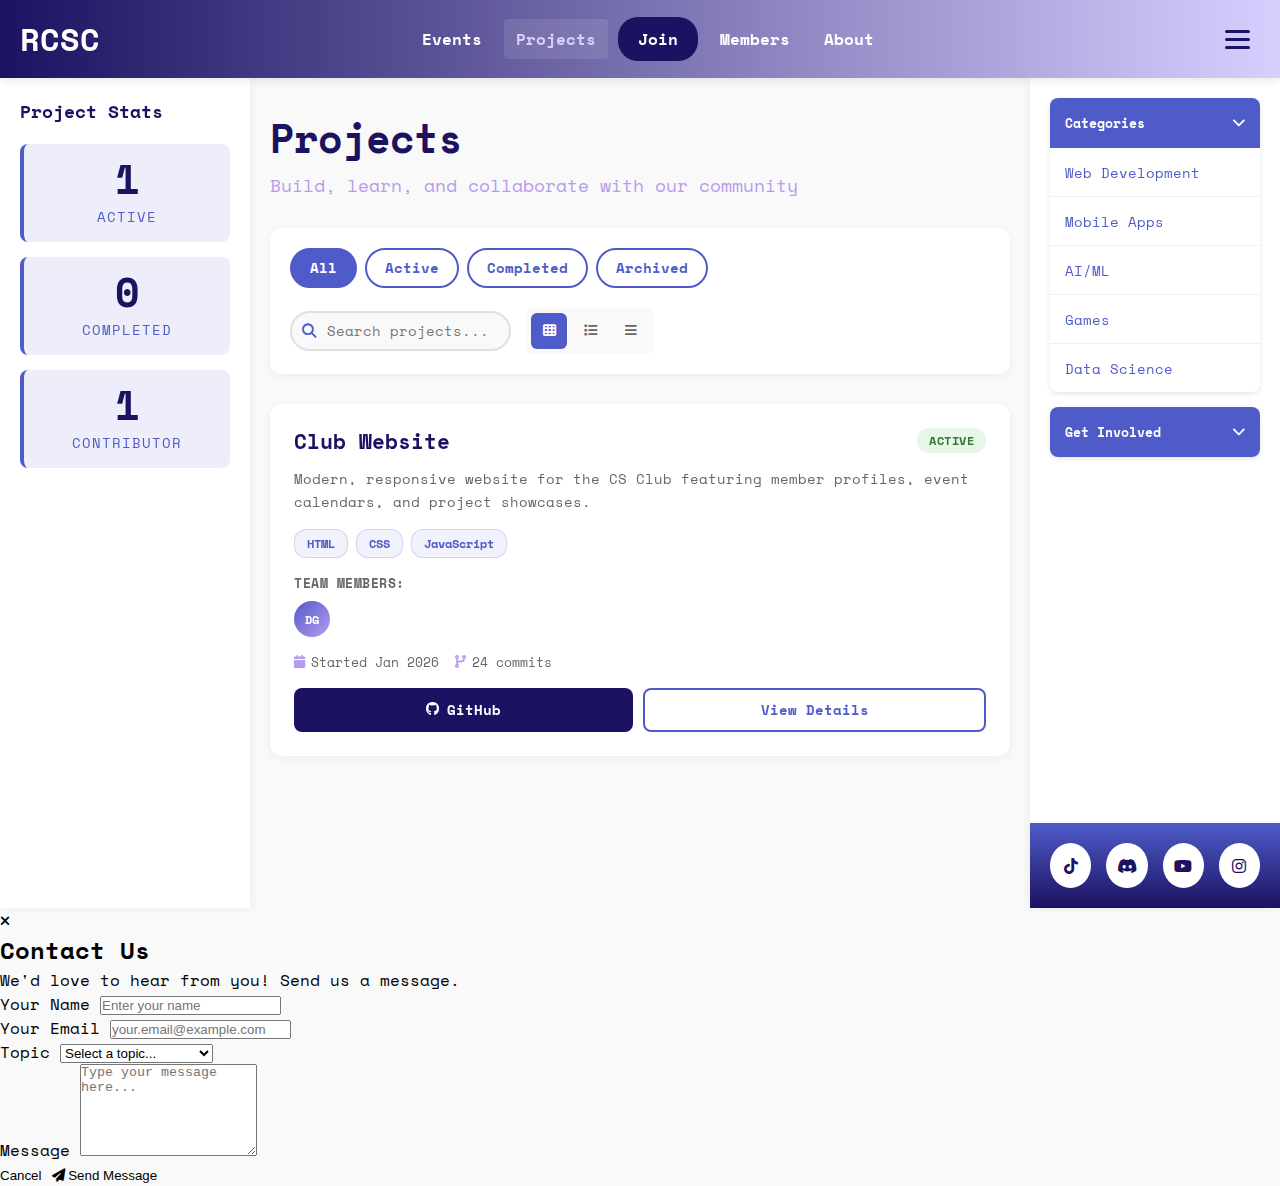
<file: projects.html>
<!DOCTYPE html>
<html lang="en">
<head>
    <meta charset="UTF-8">
    <meta name="viewport" content="width=device-width, initial-scale=1.0">
    <title>Projects - RCTC Computer Science Club</title>
    <link rel="stylesheet" href="css/projects-style.css">
    <link rel="stylesheet" href="https://cdnjs.cloudflare.com/ajax/libs/font-awesome/6.5.1/css/all.min.css">
    <link rel="preconnect" href="https://fonts.googleapis.com">
    <link rel="preconnect" href="https://fonts.gstatic.com" crossorigin>
</head>
<body>
    <header id="header">
        <nav class="container navbar">
            <a href="index.html" class="nav-logo">RCSC</a>
            <div class="collapse nav-menu">
                <ul class="navbar-nav">
                    <a href="events.html" class="nav-events">Events</a>
                    <a href="projects.html" class="nav-projects active">Projects</a>
                    <a href="join.html" class="nav-join join">Join</a>
                    <a href="members.html" class="nav-members">Members</a>
                    <a href="about.html" class="nav-about">About</a>
                </ul>
            </div>
            <button class="hamburger" id="hamburger">
                <span></span><span></span><span></span>
            </button>
        </nav>
        <div class="mobile-menu" id="mobileMenu">
            <!-- Main Navigation Section (Hidden on Desktop, Shown on Mobile) -->
            <div class="mobile-menu-section main-nav-section">
                <div class="mobile-menu-section-title">Main Navigation</div>
                <a href="index.html" class="mobile-nav-link"><i class="fas fa-home"></i> Home</a>
                <a href="events.html" class="mobile-nav-link"><i class="fas fa-calendar-alt"></i> Events</a>
                <a href="projects.html" class="mobile-nav-link"><i class="fas fa-project-diagram"></i> Projects</a>
                <a href="join.html" class="mobile-nav-link"><i class="fas fa-user-plus"></i> Join</a>
                <a href="members.html" class="mobile-nav-link"><i class="fas fa-users"></i> Members</a>
                <a href="about.html" class="mobile-nav-link"><i class="fas fa-info-circle"></i> About</a>
            </div>
    
            <!-- Additional Resources Section (Always Shown) -->
            <div class="mobile-menu-section">
                <div class="mobile-menu-section-title">Resources</div>
                <a href="calendar.html" class="mobile-nav-link"><i class="fas fa-calendar"></i> Calendar</a>
                <a href="resources.html" class="mobile-nav-link"><i class="fas fa-book"></i> Resources</a>
                <a href="gallery.html" class="mobile-nav-link"><i class="fas fa-images"></i> Gallery</a>
                <a href="documentation.html" class="mobile-nav-link"><i class="fa-solid fa-file"></i> Documentation</a>
                <a href="#" class="mobile-nav-link contact-trigger"><i class="fas fa-envelope"></i> Contact Us</a>
            </div>
        </div>
    </header>

    <div class="main-wrapper">
        <aside class="left-column">
            <div class="inner-left-column">
                <h3>Project Stats</h3>
                <div class="stat-box">
                    <span class="stat-number">1</span>
                    <span class="stat-label">Active</span>
                </div>
                <div class="stat-box">
                    <span class="stat-number">0</span>
                    <span class="stat-label">Completed</span>
                </div>
                <div class="stat-box">
                    <span class="stat-number">1</span>
                    <span class="stat-label">Contributor</span>
                </div>
            </div>
        </aside>

        <main class="main-content">
            <div class="content-container">
                <div class="page-header">
                    <div class="header-text">
                        <h1 class="text-title text-dark">Projects</h1>
                        <p class="text-secondary">Build, learn, and collaborate with our community</p>
                    </div>
                </div>

                <!-- Controls Bar -->
                <div class="controls-bar">
                    <div class="filter-group">
                        <button class="filter-btn active" data-filter="all">All</button>
                        <button class="filter-btn" data-filter="active">Active</button>
                        <button class="filter-btn" data-filter="completed">Completed</button>
                        <button class="filter-btn" data-filter="archived">Archived</button>
                    </div>
                    
                    <div class="control-actions">
                        <div class="search-box">
                            <i class="fas fa-search"></i>
                            <input type="text" id="projectSearch" placeholder="Search projects...">
                        </div>
                        
                        <div class="view-switcher">
                            <button class="view-btn active" data-view="grid" title="Grid View">
                                <i class="fas fa-th"></i>
                            </button>
                            <button class="view-btn" data-view="list" title="List View">
                                <i class="fas fa-list"></i>
                            </button>
                            <button class="view-btn" data-view="compact" title="Compact View">
                                <i class="fas fa-bars"></i>
                            </button>
                        </div>
                    </div>
                </div>

                <!-- Projects Container -->
                <div id="projectsContainer" class="projects-container grid-view">
                    <!-- Project 1 -->
                    <article class="project-item" data-status="active" data-category="web">
                        <div class="project-header">
                            <div class="project-title-row">
                                <h3 class="project-name">Club Website</h3>
                                <span class="status-badge active">Active</span>
                            </div>
                            <p class="project-description">Modern, responsive website for the CS Club featuring member profiles, event calendars, and project showcases.</p>
                        </div>
                        
                        <div class="project-tech">
                            <span class="tech-tag">HTML</span>
                            <span class="tech-tag">CSS</span>
                            <span class="tech-tag">JavaScript</span>
                        </div>
                        
                        <div class="project-members">
                            <div class="members-label">Team Members:</div>
                            <div class="member-avatars">
                                <div class="member-avatar" title="Diyar Giyash">DG</div>
                            </div>
                        </div>
                        
                        <div class="project-meta">
                            <span class="meta-item"><i class="fas fa-calendar"></i> Started Jan 2026</span>
                            <span class="meta-item"><i class="fas fa-code-branch"></i> 24 commits</span>
                        </div>
                        
                        <div class="project-actions">
                            <a href="https://github.com/gmdiyar/rctc_computer_club_site" target="_blank" class="btn-github">
                                <i class="fab fa-github"></i> GitHub
                            </a>
                            <button class="btn-details">View Details</button>
                        </div>
                    </article>
                </div>

                <!-- Empty State -->
                <div id="emptyState" class="empty-state" style="display: none;">
                    <i class="fas fa-search"></i>
                    <h3>No projects found</h3>
                    <p>Try adjusting your filters or search terms</p>
                </div>
            </div>
        </main>

        <aside class="right-column">
            <div class="inner-right-column">
                <div class="dropdown-section active">
                    <button class="dropdown-header">
                        <span>Categories</span>
                        <i class="fa-solid fa-chevron-down"></i>
                    </button>
                    <div class="dropdown-content">
                        <div class="dropdown-item"><a href="#" data-category="web">Web Development</a></div>
                        <div class="dropdown-item"><a href="#" data-category="mobile">Mobile Apps</a></div>
                        <div class="dropdown-item"><a href="#" data-category="ai">AI/ML</a></div>
                        <div class="dropdown-item"><a href="#" data-category="game">Games</a></div>
                        <div class="dropdown-item"><a href="#" data-category="data">Data Science</a></div>
                    </div>
                </div>

                <div class="dropdown-section">
                    <button class="dropdown-header">
                        <span>Get Involved</span>
                        <i class="fa-solid fa-chevron-down"></i>
                    </button>
                    <div class="dropdown-content">
                        <div class="dropdown-item"><a href="#" class="contact-trigger">Submit Project Idea</a></div>
                        <div class="dropdown-item"><a href="#">Join a Team</a></div>
                        <div class="dropdown-item"><a href="#">Project Guidelines</a></div>
                    </div>
                </div>
            </div>

            <div class="social-section">
                <div class="social-links-container">
                    <a href="#" class="social-link-item" title="TikTok"><i class="fa-brands fa-tiktok"></i></a>
                    <a href="https://discord.gg/4MYFx6G3Uj" target="_blank" class="social-link-item" title="Discord"><i class="fa-brands fa-discord"></i></a>
                    <a href="#" class="social-link-item" title="YouTube"><i class="fa-brands fa-youtube"></i></a>
                    <a href="#" class="social-link-item" title="Instagram"><i class="fa-brands fa-instagram"></i></a>
                </div>
            </div>
        </aside>
    </div>

    <!-- Contact Modal -->
    <div id="contactModal" class="modal">
        <div class="modal-overlay"></div>
        <div class="modal-content">
            <button class="modal-close" id="closeModal">
                <i class="fas fa-times"></i>
            </button>
            
            <div class="modal-header">
                <h2>Contact Us</h2>
                <p>We'd love to hear from you! Send us a message.</p>
            </div>
            
            <form id="contactForm" class="contact-form">
                <div class="form-group">
                    <label for="contactName">Your Name</label>
                    <input 
                        type="text" 
                        id="contactName" 
                        name="name" 
                        required 
                        placeholder="Enter your name"
                    >
                </div>
                
                <div class="form-group">
                    <label for="contactEmail">Your Email</label>
                    <input 
                        type="email" 
                        id="contactEmail" 
                        name="email" 
                        required 
                        placeholder="your.email@example.com"
                    >
                </div>
                
                <div class="form-group">
                    <label for="contactTopic">Topic</label>
                    <select id="contactTopic" name="topic" required>
                        <option value="">Select a topic...</option>
                        <option value="general">General Inquiry</option>
                        <option value="membership">Membership Question</option>
                        <option value="events">Event Information</option>
                        <option value="projects">Project Collaboration</option>
                        <option value="feedback">Feedback</option>
                        <option value="other">Other</option>
                    </select>
                </div>
                
                <div class="form-group">
                    <label for="contactMessage">Message</label>
                    <textarea 
                        id="contactMessage" 
                        name="message" 
                        rows="6" 
                        required 
                        placeholder="Type your message here..."
                    ></textarea>
                </div>
                
                <div class="form-actions">
                    <button type="button" class="btn-cancel" id="cancelBtn">Cancel</button>
                    <button type="submit" class="btn-submit">
                        <i class="fas fa-paper-plane"></i>
                        Send Message
                    </button>
                </div>
            </form>
            
            <div id="formStatus" class="form-status"></div>
        </div>
    </div>

    <script src="js/projects-script.js"></script>
</body>
</html>
</file>
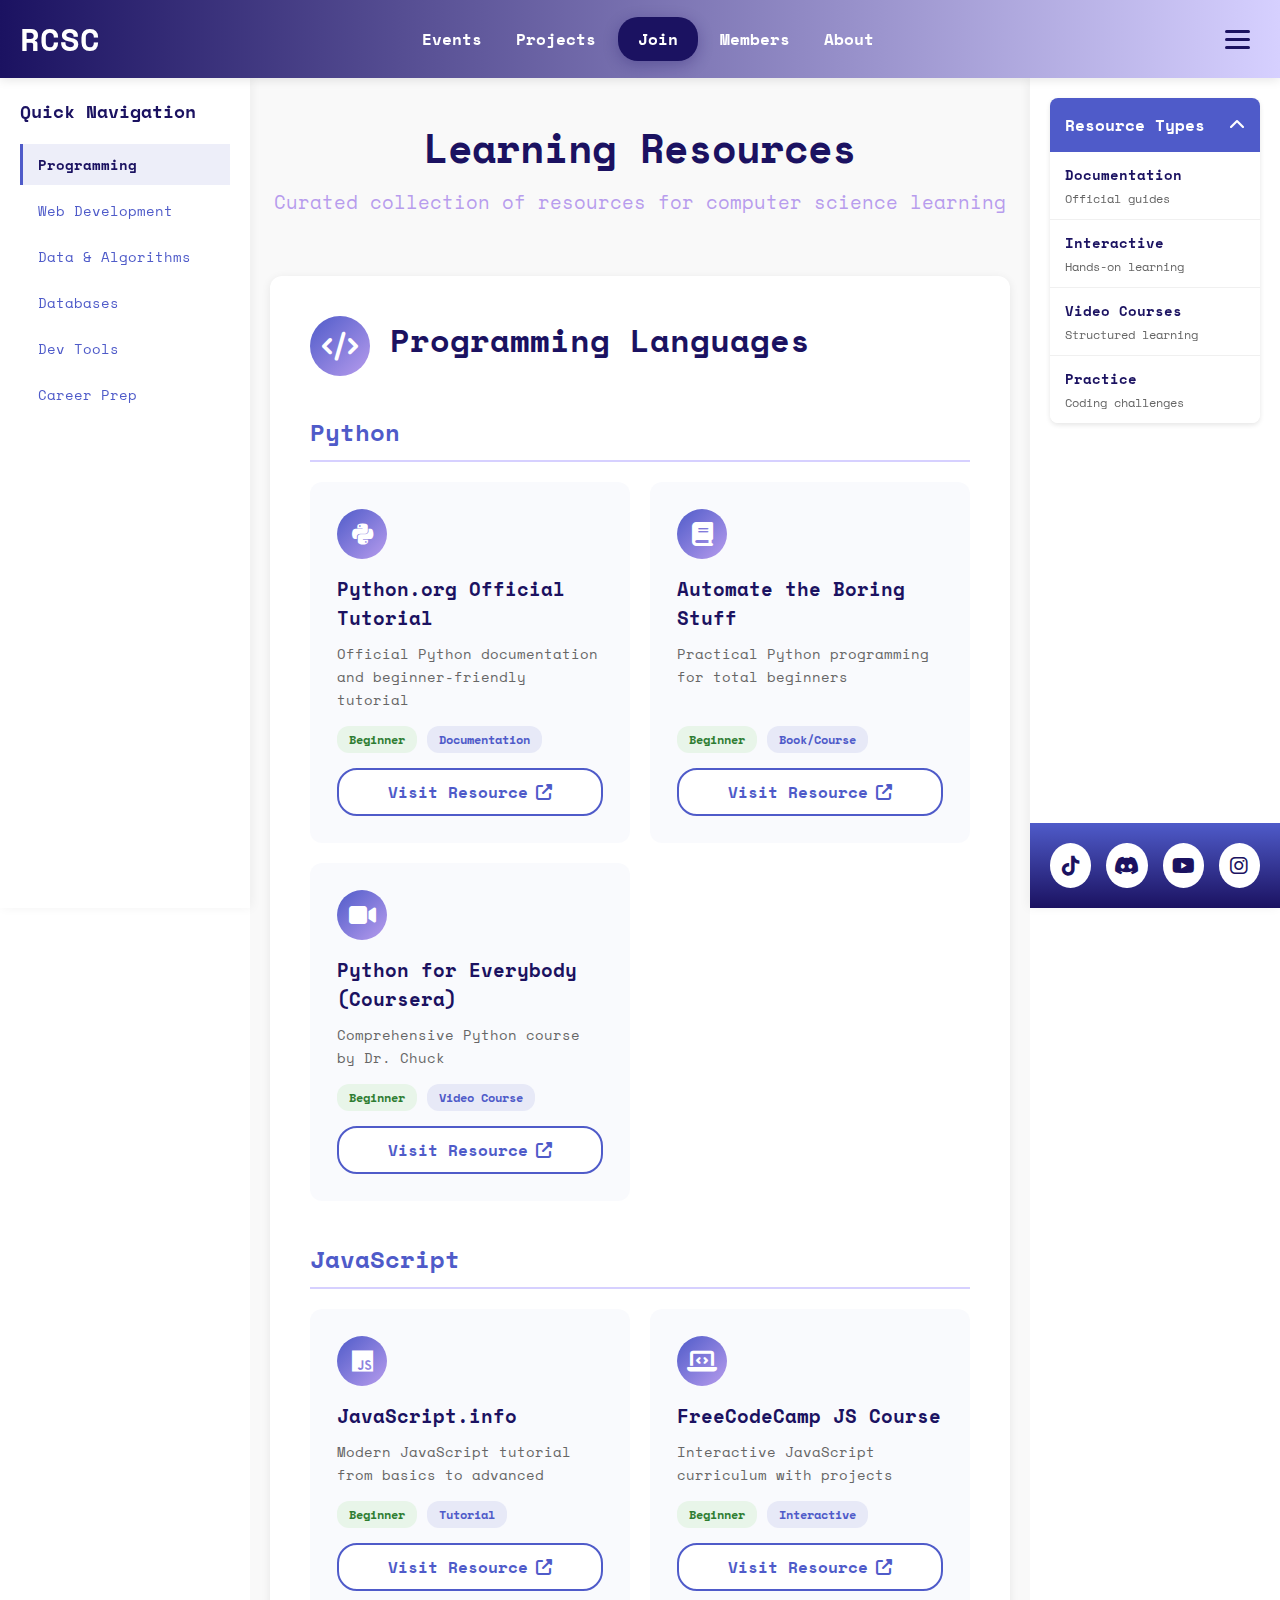
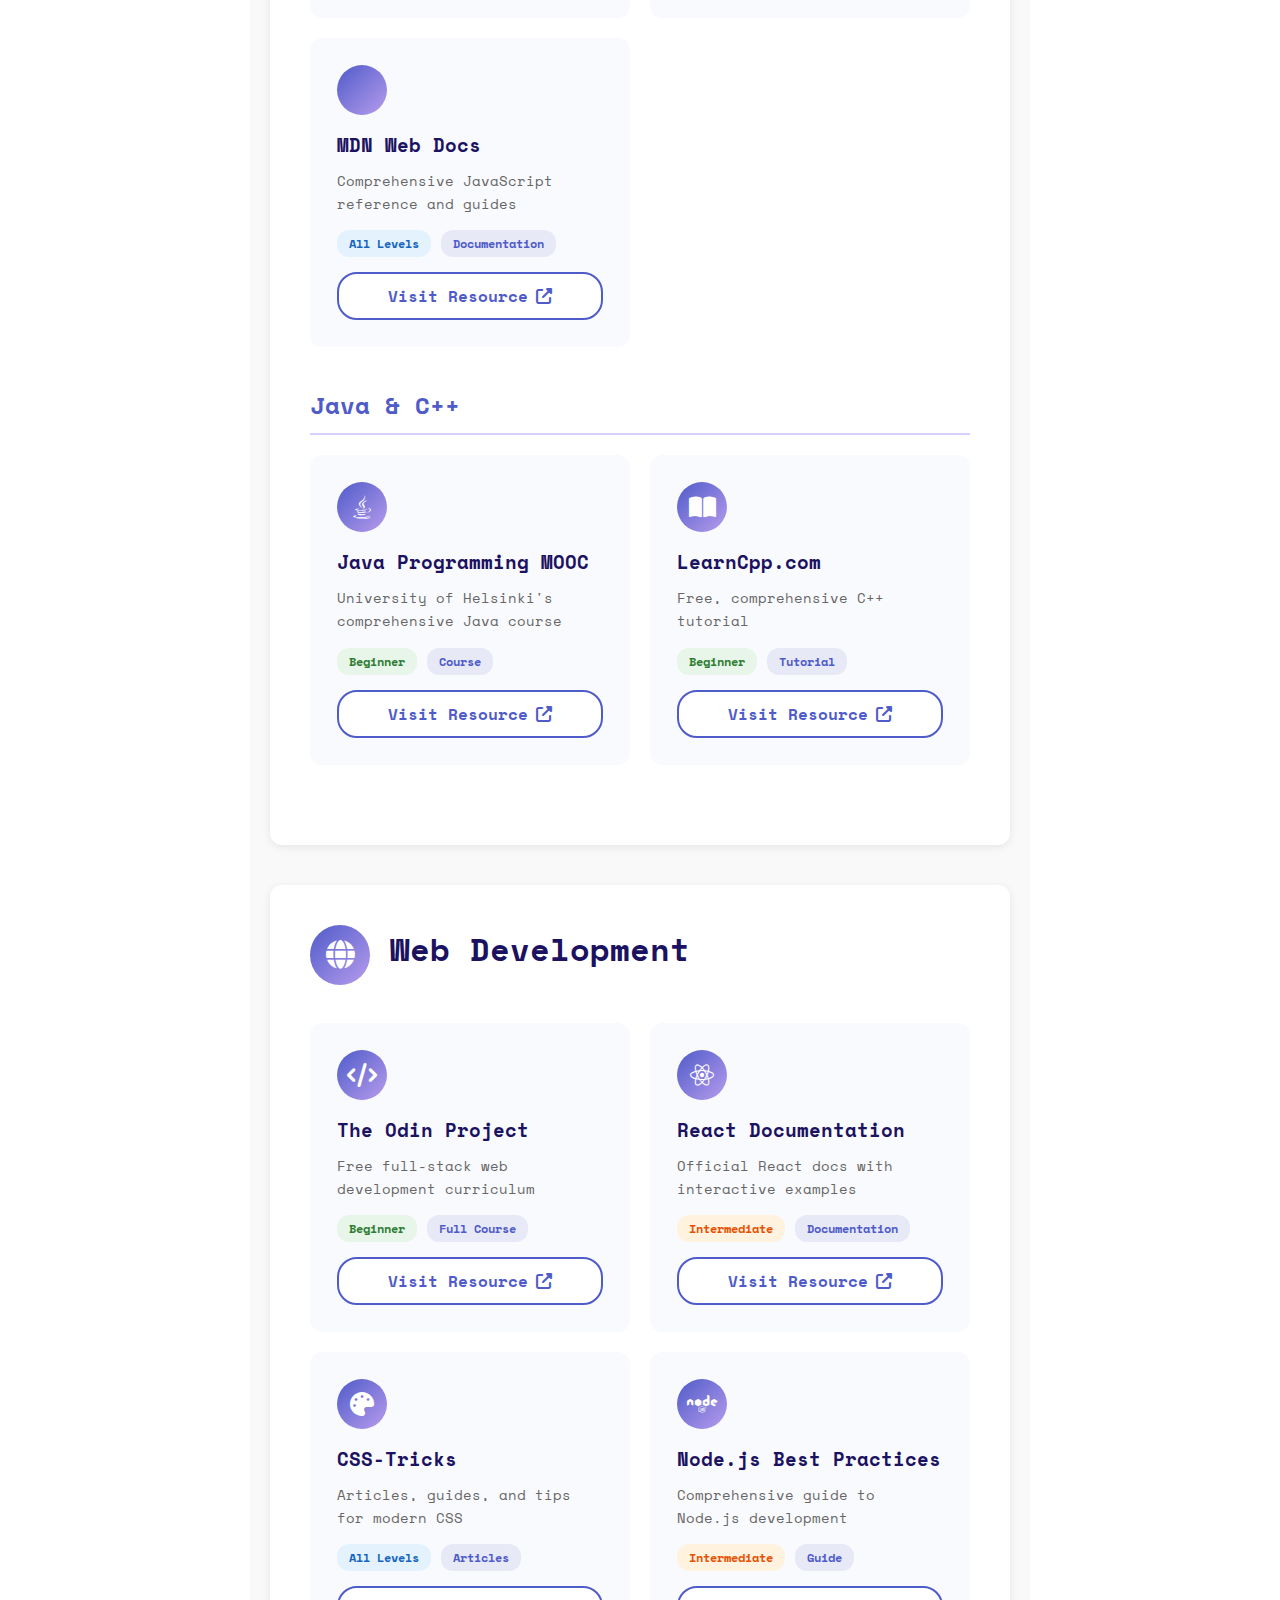
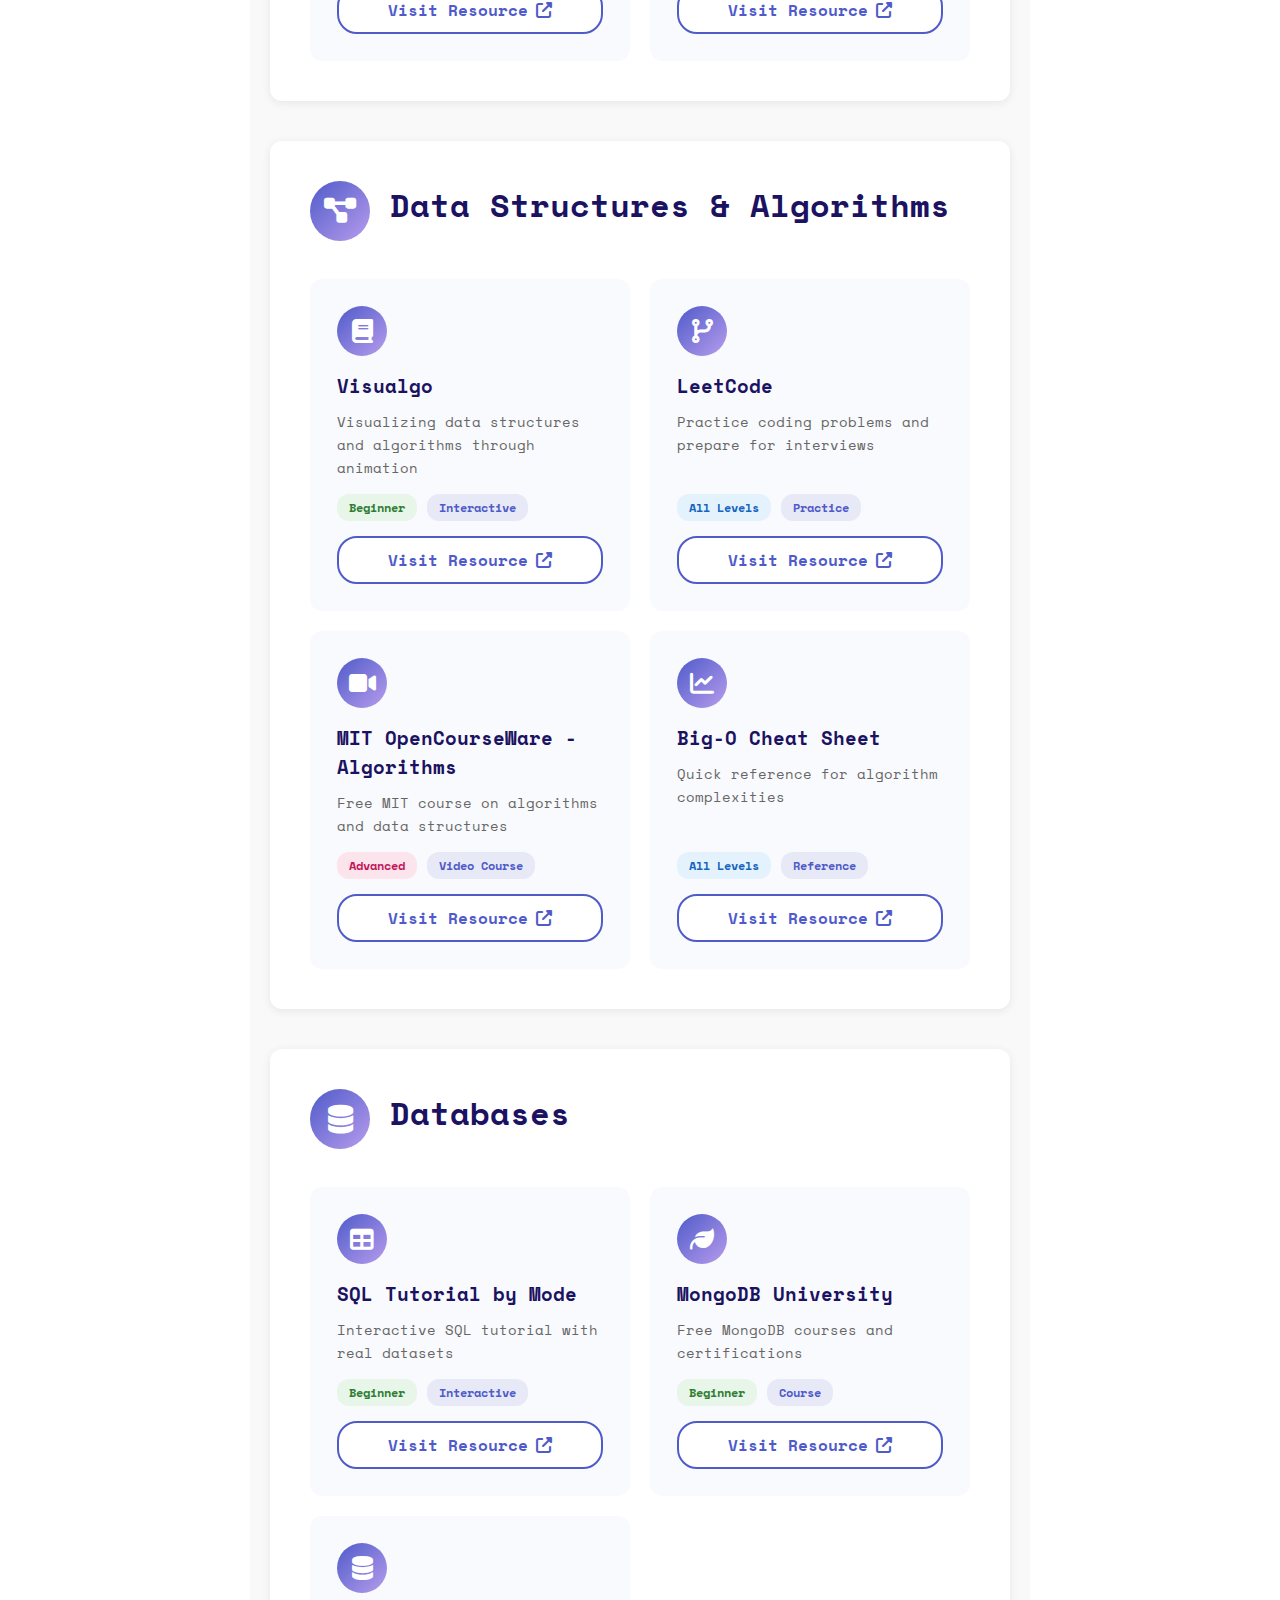
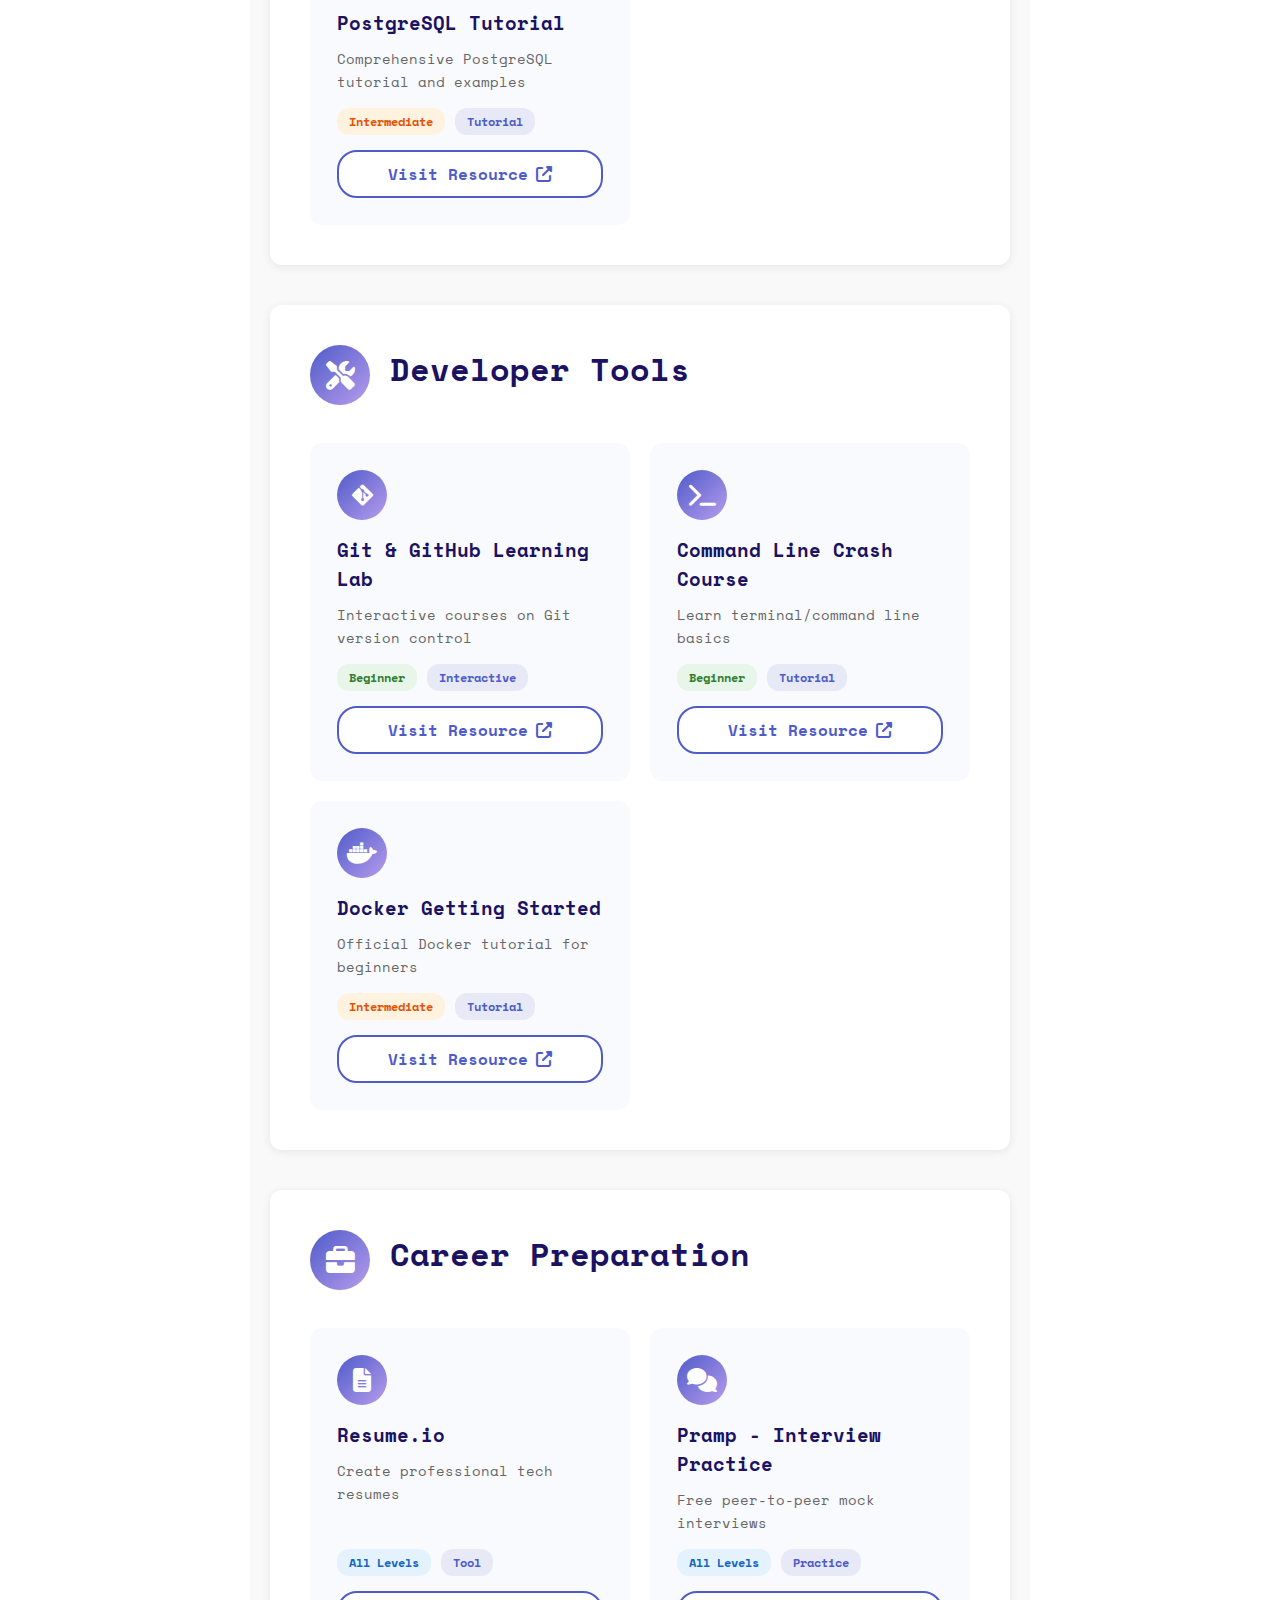
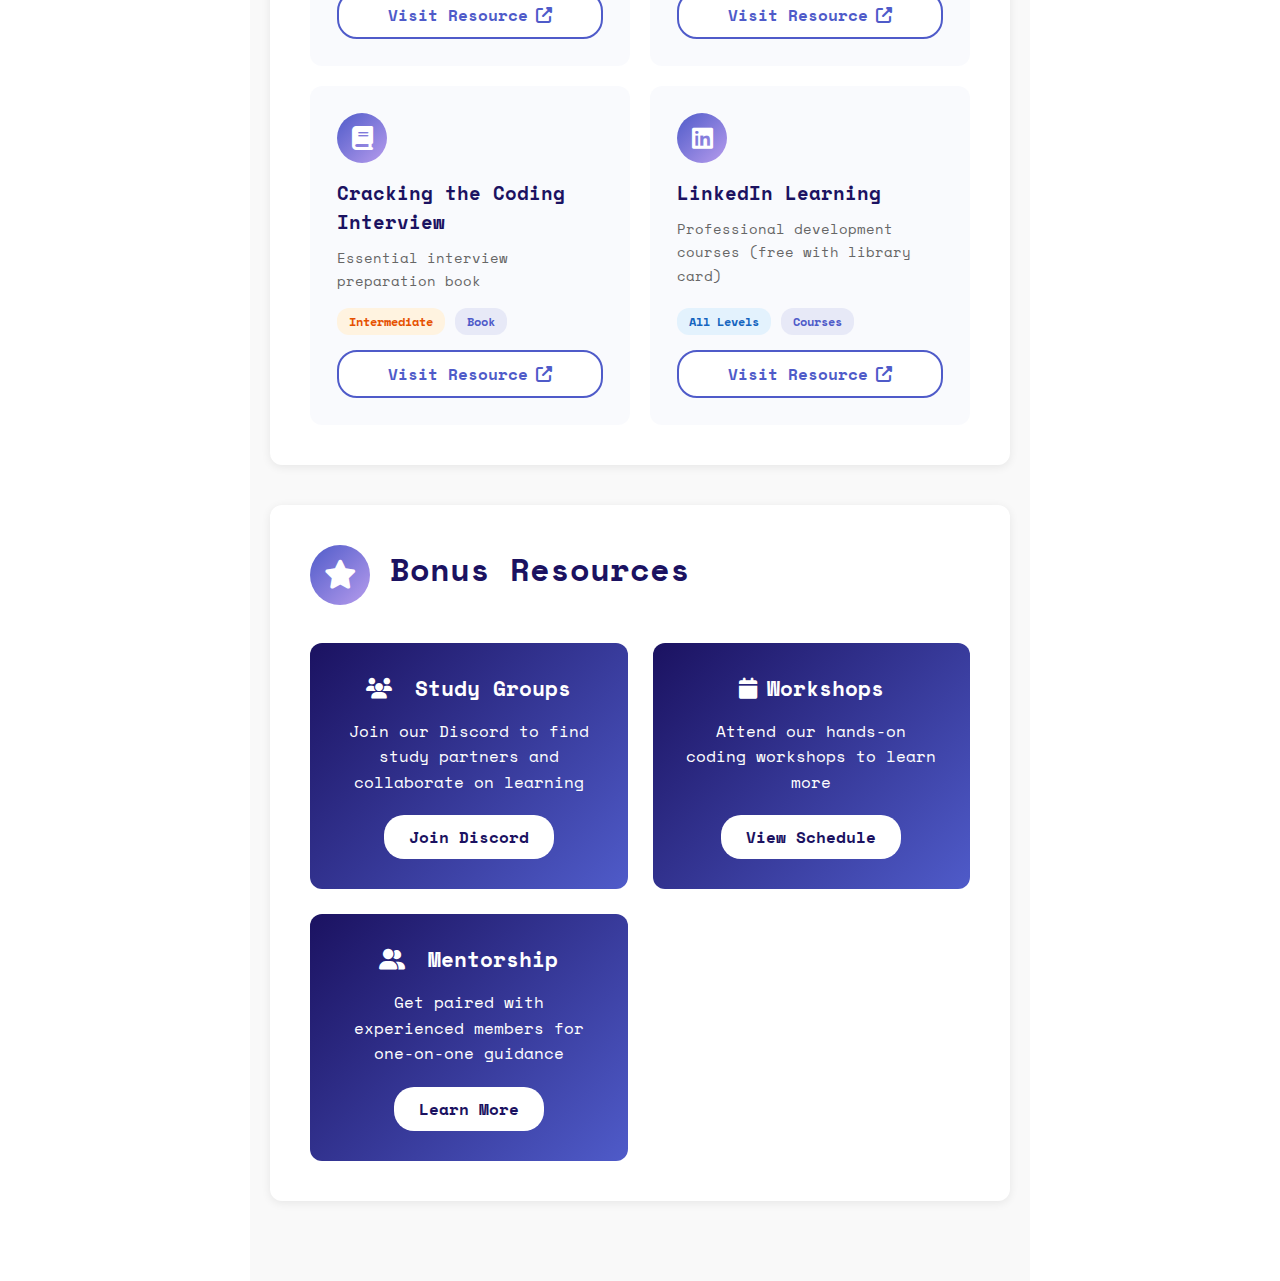
<file: resources.html>
<!DOCTYPE html>
<html lang="en">
<head>
    <meta charset="UTF-8">
    <meta name="viewport" content="width=device-width, initial-scale=1.0">
    <title>Learning Resources - RCTC Computer Science Club</title>
    <link rel="stylesheet" href="css/resources-style.css">
    <link rel="stylesheet" href="https://cdnjs.cloudflare.com/ajax/libs/font-awesome/6.5.1/css/all.min.css">
</head>
<body>
    <header id="header">
        <nav class="container navbar">
            <a href="index.html" class="nav-logo">RCSC</a>
            <div class="collapse nav-menu">
                <ul class="navbar-nav">
                    <a href="events.html" class="nav-events">Events</a>
                    <a href="projects.html" class="nav-projects">Projects</a>
                    <a href="join.html" class="nav-join join">Join</a>
                    <a href="members.html" class="nav-members">Members</a>
                    <a href="about.html" class="nav-about">About</a>
                </ul>
            </div>
            <button class="hamburger" id="hamburger">
                <span></span><span></span><span></span>
            </button>
        </nav>
        <div class="mobile-menu" id="mobileMenu">
            <!-- Main Navigation Section (Hidden on Desktop, Shown on Mobile) -->
            <div class="mobile-menu-section main-nav-section">
                <div class="mobile-menu-section-title">Main Navigation</div>
                <a href="index.html" class="mobile-nav-link"><i class="fas fa-home"></i> Home</a>
                <a href="events.html" class="mobile-nav-link"><i class="fas fa-calendar-alt"></i> Events</a>
                <a href="projects.html" class="mobile-nav-link"><i class="fas fa-project-diagram"></i> Projects</a>
                <a href="join.html" class="mobile-nav-link"><i class="fas fa-user-plus"></i> Join</a>
                <a href="members.html" class="mobile-nav-link"><i class="fas fa-users"></i> Members</a>
                <a href="about.html" class="mobile-nav-link"><i class="fas fa-info-circle"></i> About</a>
            </div>
    
            <!-- Additional Resources Section (Always Shown) -->
            <div class="mobile-menu-section">
                <div class="mobile-menu-section-title">Resources</div>
                <a href="calendar.html" class="mobile-nav-link"><i class="fas fa-calendar"></i> Calendar</a>
                <a href="resources.html" class="mobile-nav-link"><i class="fas fa-book"></i> Resources</a>
                <a href="gallery.html" class="mobile-nav-link"><i class="fas fa-images"></i> Gallery</a>
                <a href="documentation.html" class="mobile-nav-link"><i class="fa-solid fa-file"></i> Documentation</a>
                <a href="#" class="mobile-nav-link contact-trigger"><i class="fas fa-envelope"></i> Contact Us</a>
            </div>
        </div>
    </header>

    <div class="main-wrapper">
        <aside class="left-column">
            <div class="inner-left-column">
                <h3>Quick Navigation</h3>
                <nav class="resource-nav">
                    <a href="#programming" class="nav-item">Programming</a>
                    <a href="#webdev" class="nav-item">Web Development</a>
                    <a href="#datastructures" class="nav-item">Data & Algorithms</a>
                    <a href="#databases" class="nav-item">Databases</a>
                    <a href="#tools" class="nav-item">Dev Tools</a>
                    <a href="#career" class="nav-item">Career Prep</a>
                </nav>
            </div>
        </aside>

        <main class="main-content">
            <div class="content-container">
                <h1 class="text-title text-dark">Learning Resources</h1>
                <p class="text-secondary">Curated collection of resources for computer science learning</p>

                <!-- Programming Languages Section -->
                <section id="programming" class="resource-section">
                    <div class="section-header">
                        <div class="section-icon"><i class="fas fa-code"></i></div>
                        <h2 class="section-title text-dark">Programming Languages</h2>
                    </div>
                    
                    <div class="subsection">
                        <h3 class="subsection-title">Python</h3>
                        <div class="resources-grid">
                            <div class="resource-card">
                                <div class="resource-icon"><i class="fab fa-python"></i></div>
                                <h4>Python.org Official Tutorial</h4>
                                <p>Official Python documentation and beginner-friendly tutorial</p>
                                <div class="resource-meta">
                                    <span class="difficulty beginner">Beginner</span>
                                    <span class="type">Documentation</span>
                                </div>
                                <a href="https://docs.python.org/3/tutorial/" target="_blank" class="resource-link">Visit Resource <i class="fas fa-external-link-alt"></i></a>
                            </div>
                            
                            <div class="resource-card">
                                <div class="resource-icon"><i class="fas fa-book"></i></div>
                                <h4>Automate the Boring Stuff</h4>
                                <p>Practical Python programming for total beginners</p>
                                <div class="resource-meta">
                                    <span class="difficulty beginner">Beginner</span>
                                    <span class="type">Book/Course</span>
                                </div>
                                <a href="https://automatetheboringstuff.com/" target="_blank" class="resource-link">Visit Resource <i class="fas fa-external-link-alt"></i></a>
                            </div>
                            
                            <div class="resource-card">
                                <div class="resource-icon"><i class="fas fa-video"></i></div>
                                <h4>Python for Everybody (Coursera)</h4>
                                <p>Comprehensive Python course by Dr. Chuck</p>
                                <div class="resource-meta">
                                    <span class="difficulty beginner">Beginner</span>
                                    <span class="type">Video Course</span>
                                </div>
                                <a href="https://www.py4e.com/" target="_blank" class="resource-link">Visit Resource <i class="fas fa-external-link-alt"></i></a>
                            </div>
                        </div>
                    </div>

                    <div class="subsection">
                        <h3 class="subsection-title">JavaScript</h3>
                        <div class="resources-grid">
                            <div class="resource-card">
                                <div class="resource-icon"><i class="fab fa-js"></i></div>
                                <h4>JavaScript.info</h4>
                                <p>Modern JavaScript tutorial from basics to advanced</p>
                                <div class="resource-meta">
                                    <span class="difficulty beginner">Beginner</span>
                                    <span class="type">Tutorial</span>
                                </div>
                                <a href="https://javascript.info/" target="_blank" class="resource-link">Visit Resource <i class="fas fa-external-link-alt"></i></a>
                            </div>
                            
                            <div class="resource-card">
                                <div class="resource-icon"><i class="fas fa-laptop-code"></i></div>
                                <h4>FreeCodeCamp JS Course</h4>
                                <p>Interactive JavaScript curriculum with projects</p>
                                <div class="resource-meta">
                                    <span class="difficulty beginner">Beginner</span>
                                    <span class="type">Interactive</span>
                                </div>
                                <a href="https://www.freecodecamp.org/learn/javascript-algorithms-and-data-structures/" target="_blank" class="resource-link">Visit Resource <i class="fas fa-external-link-alt"></i></a>
                            </div>
                            
                            <div class="resource-card">
                                <div class="resource-icon"><i class="fab fa-mdn"></i></div>
                                <h4>MDN Web Docs</h4>
                                <p>Comprehensive JavaScript reference and guides</p>
                                <div class="resource-meta">
                                    <span class="difficulty all-levels">All Levels</span>
                                    <span class="type">Documentation</span>
                                </div>
                                <a href="https://developer.mozilla.org/en-US/docs/Web/JavaScript" target="_blank" class="resource-link">Visit Resource <i class="fas fa-external-link-alt"></i></a>
                            </div>
                        </div>
                    </div>

                    <div class="subsection">
                        <h3 class="subsection-title">Java & C++</h3>
                        <div class="resources-grid">
                            <div class="resource-card">
                                <div class="resource-icon"><i class="fab fa-java"></i></div>
                                <h4>Java Programming MOOC</h4>
                                <p>University of Helsinki's comprehensive Java course</p>
                                <div class="resource-meta">
                                    <span class="difficulty beginner">Beginner</span>
                                    <span class="type">Course</span>
                                </div>
                                <a href="https://java-programming.mooc.fi/" target="_blank" class="resource-link">Visit Resource <i class="fas fa-external-link-alt"></i></a>
                            </div>
                            
                            <div class="resource-card">
                                <div class="resource-icon"><i class="fas fa-book-open"></i></div>
                                <h4>LearnCpp.com</h4>
                                <p>Free, comprehensive C++ tutorial</p>
                                <div class="resource-meta">
                                    <span class="difficulty beginner">Beginner</span>
                                    <span class="type">Tutorial</span>
                                </div>
                                <a href="https://www.learncpp.com/" target="_blank" class="resource-link">Visit Resource <i class="fas fa-external-link-alt"></i></a>
                            </div>
                        </div>
                    </div>
                </section>

                <!-- Web Development Section -->
                <section id="webdev" class="resource-section">
                    <div class="section-header">
                        <div class="section-icon"><i class="fas fa-globe"></i></div>
                        <h2 class="section-title text-dark">Web Development</h2>
                    </div>
                    
                    <div class="resources-grid">
                        <div class="resource-card">
                            <div class="resource-icon"><i class="fas fa-code"></i></div>
                            <h4>The Odin Project</h4>
                            <p>Free full-stack web development curriculum</p>
                            <div class="resource-meta">
                                <span class="difficulty beginner">Beginner</span>
                                <span class="type">Full Course</span>
                            </div>
                            <a href="https://www.theodinproject.com/" target="_blank" class="resource-link">Visit Resource <i class="fas fa-external-link-alt"></i></a>
                        </div>
                        
                        <div class="resource-card">
                            <div class="resource-icon"><i class="fab fa-react"></i></div>
                            <h4>React Documentation</h4>
                            <p>Official React docs with interactive examples</p>
                            <div class="resource-meta">
                                <span class="difficulty intermediate">Intermediate</span>
                                <span class="type">Documentation</span>
                            </div>
                            <a href="https://react.dev/" target="_blank" class="resource-link">Visit Resource <i class="fas fa-external-link-alt"></i></a>
                        </div>
                        
                        <div class="resource-card">
                            <div class="resource-icon"><i class="fas fa-palette"></i></div>
                            <h4>CSS-Tricks</h4>
                            <p>Articles, guides, and tips for modern CSS</p>
                            <div class="resource-meta">
                                <span class="difficulty all-levels">All Levels</span>
                                <span class="type">Articles</span>
                            </div>
                            <a href="https://css-tricks.com/" target="_blank" class="resource-link">Visit Resource <i class="fas fa-external-link-alt"></i></a>
                        </div>
                        
                        <div class="resource-card">
                            <div class="resource-icon"><i class="fab fa-node"></i></div>
                            <h4>Node.js Best Practices</h4>
                            <p>Comprehensive guide to Node.js development</p>
                            <div class="resource-meta">
                                <span class="difficulty intermediate">Intermediate</span>
                                <span class="type">Guide</span>
                            </div>
                            <a href="https://github.com/goldbergyoni/nodebestpractices" target="_blank" class="resource-link">Visit Resource <i class="fas fa-external-link-alt"></i></a>
                        </div>
                    </div>
                </section>

                <!-- Data Structures & Algorithms Section -->
                <section id="datastructures" class="resource-section">
                    <div class="section-header">
                        <div class="section-icon"><i class="fas fa-project-diagram"></i></div>
                        <h2 class="section-title text-dark">Data Structures & Algorithms</h2>
                    </div>
                    
                    <div class="resources-grid">
                        <div class="resource-card">
                            <div class="resource-icon"><i class="fas fa-book"></i></div>
                            <h4>Visualgo</h4>
                            <p>Visualizing data structures and algorithms through animation</p>
                            <div class="resource-meta">
                                <span class="difficulty beginner">Beginner</span>
                                <span class="type">Interactive</span>
                            </div>
                            <a href="https://visualgo.net/" target="_blank" class="resource-link">Visit Resource <i class="fas fa-external-link-alt"></i></a>
                        </div>
                        
                        <div class="resource-card">
                            <div class="resource-icon"><i class="fas fa-code-branch"></i></div>
                            <h4>LeetCode</h4>
                            <p>Practice coding problems and prepare for interviews</p>
                            <div class="resource-meta">
                                <span class="difficulty all-levels">All Levels</span>
                                <span class="type">Practice</span>
                            </div>
                            <a href="https://leetcode.com/" target="_blank" class="resource-link">Visit Resource <i class="fas fa-external-link-alt"></i></a>
                        </div>
                        
                        <div class="resource-card">
                            <div class="resource-icon"><i class="fas fa-video"></i></div>
                            <h4>MIT OpenCourseWare - Algorithms</h4>
                            <p>Free MIT course on algorithms and data structures</p>
                            <div class="resource-meta">
                                <span class="difficulty advanced">Advanced</span>
                                <span class="type">Video Course</span>
                            </div>
                            <a href="https://ocw.mit.edu/courses/6-006-introduction-to-algorithms-spring-2020/" target="_blank" class="resource-link">Visit Resource <i class="fas fa-external-link-alt"></i></a>
                        </div>
                        
                        <div class="resource-card">
                            <div class="resource-icon"><i class="fas fa-chart-line"></i></div>
                            <h4>Big-O Cheat Sheet</h4>
                            <p>Quick reference for algorithm complexities</p>
                            <div class="resource-meta">
                                <span class="difficulty all-levels">All Levels</span>
                                <span class="type">Reference</span>
                            </div>
                            <a href="https://www.bigocheatsheet.com/" target="_blank" class="resource-link">Visit Resource <i class="fas fa-external-link-alt"></i></a>
                        </div>
                    </div>
                </section>

                <!-- Databases Section -->
                <section id="databases" class="resource-section">
                    <div class="section-header">
                        <div class="section-icon"><i class="fas fa-database"></i></div>
                        <h2 class="section-title text-dark">Databases</h2>
                    </div>
                    
                    <div class="resources-grid">
                        <div class="resource-card">
                            <div class="resource-icon"><i class="fas fa-table"></i></div>
                            <h4>SQL Tutorial by Mode</h4>
                            <p>Interactive SQL tutorial with real datasets</p>
                            <div class="resource-meta">
                                <span class="difficulty beginner">Beginner</span>
                                <span class="type">Interactive</span>
                            </div>
                            <a href="https://mode.com/sql-tutorial/" target="_blank" class="resource-link">Visit Resource <i class="fas fa-external-link-alt"></i></a>
                        </div>
                        
                        <div class="resource-card">
                            <div class="resource-icon"><i class="fas fa-leaf"></i></div>
                            <h4>MongoDB University</h4>
                            <p>Free MongoDB courses and certifications</p>
                            <div class="resource-meta">
                                <span class="difficulty beginner">Beginner</span>
                                <span class="type">Course</span>
                            </div>
                            <a href="https://learn.mongodb.com/" target="_blank" class="resource-link">Visit Resource <i class="fas fa-external-link-alt"></i></a>
                        </div>
                        
                        <div class="resource-card">
                            <div class="resource-icon"><i class="fas fa-database"></i></div>
                            <h4>PostgreSQL Tutorial</h4>
                            <p>Comprehensive PostgreSQL tutorial and examples</p>
                            <div class="resource-meta">
                                <span class="difficulty intermediate">Intermediate</span>
                                <span class="type">Tutorial</span>
                            </div>
                            <a href="https://www.postgresqltutorial.com/" target="_blank" class="resource-link">Visit Resource <i class="fas fa-external-link-alt"></i></a>
                        </div>
                    </div>
                </section>

                <!-- Developer Tools Section -->
                <section id="tools" class="resource-section">
                    <div class="section-header">
                        <div class="section-icon"><i class="fas fa-tools"></i></div>
                        <h2 class="section-title text-dark">Developer Tools</h2>
                    </div>
                    
                    <div class="resources-grid">
                        <div class="resource-card">
                            <div class="resource-icon"><i class="fab fa-git-alt"></i></div>
                            <h4>Git & GitHub Learning Lab</h4>
                            <p>Interactive courses on Git version control</p>
                            <div class="resource-meta">
                                <span class="difficulty beginner">Beginner</span>
                                <span class="type">Interactive</span>
                            </div>
                            <a href="https://skills.github.com/" target="_blank" class="resource-link">Visit Resource <i class="fas fa-external-link-alt"></i></a>
                        </div>
                        
                        <div class="resource-card">
                            <div class="resource-icon"><i class="fas fa-terminal"></i></div>
                            <h4>Command Line Crash Course</h4>
                            <p>Learn terminal/command line basics</p>
                            <div class="resource-meta">
                                <span class="difficulty beginner">Beginner</span>
                                <span class="type">Tutorial</span>
                            </div>
                            <a href="https://developer.mozilla.org/en-US/docs/Learn/Tools_and_testing/Understanding_client-side_tools/Command_line" target="_blank" class="resource-link">Visit Resource <i class="fas fa-external-link-alt"></i></a>
                        </div>
                        
                        <div class="resource-card">
                            <div class="resource-icon"><i class="fab fa-docker"></i></div>
                            <h4>Docker Getting Started</h4>
                            <p>Official Docker tutorial for beginners</p>
                            <div class="resource-meta">
                                <span class="difficulty intermediate">Intermediate</span>
                                <span class="type">Tutorial</span>
                            </div>
                            <a href="https://docs.docker.com/get-started/" target="_blank" class="resource-link">Visit Resource <i class="fas fa-external-link-alt"></i></a>
                        </div>
                    </div>
                </section>

                <!-- Career Preparation Section -->
                <section id="career" class="resource-section">
                    <div class="section-header">
                        <div class="section-icon"><i class="fas fa-briefcase"></i></div>
                        <h2 class="section-title text-dark">Career Preparation</h2>
                    </div>
                    
                    <div class="resources-grid">
                        <div class="resource-card">
                            <div class="resource-icon"><i class="fas fa-file-alt"></i></div>
                            <h4>Resume.io</h4>
                            <p>Create professional tech resumes</p>
                            <div class="resource-meta">
                                <span class="difficulty all-levels">All Levels</span>
                                <span class="type">Tool</span>
                            </div>
                            <a href="https://resume.io/" target="_blank" class="resource-link">Visit Resource <i class="fas fa-external-link-alt"></i></a>
                        </div>
                        
                        <div class="resource-card">
                            <div class="resource-icon"><i class="fas fa-comments"></i></div>
                            <h4>Pramp - Interview Practice</h4>
                            <p>Free peer-to-peer mock interviews</p>
                            <div class="resource-meta">
                                <span class="difficulty all-levels">All Levels</span>
                                <span class="type">Practice</span>
                            </div>
                            <a href="https://www.pramp.com/" target="_blank" class="resource-link">Visit Resource <i class="fas fa-external-link-alt"></i></a>
                        </div>
                        
                        <div class="resource-card">
                            <div class="resource-icon"><i class="fas fa-book"></i></div>
                            <h4>Cracking the Coding Interview</h4>
                            <p>Essential interview preparation book</p>
                            <div class="resource-meta">
                                <span class="difficulty intermediate">Intermediate</span>
                                <span class="type">Book</span>
                            </div>
                            <a href="http://www.crackingthecodinginterview.com/" target="_blank" class="resource-link">Visit Resource <i class="fas fa-external-link-alt"></i></a>
                        </div>
                        
                        <div class="resource-card">
                            <div class="resource-icon"><i class="fab fa-linkedin"></i></div>
                            <h4>LinkedIn Learning</h4>
                            <p>Professional development courses (free with library card)</p>
                            <div class="resource-meta">
                                <span class="difficulty all-levels">All Levels</span>
                                <span class="type">Courses</span>
                            </div>
                            <a href="https://www.linkedin.com/learning/" target="_blank" class="resource-link">Visit Resource <i class="fas fa-external-link-alt"></i></a>
                        </div>
                    </div>
                </section>

                <!-- Additional Resources Section -->
                <section class="resource-section">
                    <div class="section-header">
                        <div class="section-icon"><i class="fas fa-star"></i></div>
                        <h2 class="section-title text-dark">Bonus Resources</h2>
                    </div>
                    
                    <div class="bonus-resources">
                        <div class="bonus-card">
                            <h3><i class="fas fa-users"></i> Study Groups</h3>
                            <p>Join our Discord to find study partners and collaborate on learning</p>
                            <a href="https://discord.gg/4MYFx6G3Uj" target="_blank" class="bonus-link">Join Discord</a>
                        </div>
                        
                        <div class="bonus-card">
                            <h3><i class="fas fa-calendar"></i>Workshops</h3>
                            <p>Attend our hands-on coding workshops to learn more</p>
                            <a href="events.html" class="bonus-link">View Schedule</a>
                        </div>
                        
                        <div class="bonus-card">
                            <h3><i class="fas fa-user-friends"></i> Mentorship</h3>
                            <p>Get paired with experienced members for one-on-one guidance</p>
                            <a href="join.html" class="bonus-link">Learn More</a>
                        </div>
                    </div>
                </section>
            </div>
        </main>

        <aside class="right-column">
            <div class="inner-right-column">
                <div class="dropdown-section active">
                    <button class="dropdown-header">
                        <span>Resource Types</span>
                        <i class="fa-solid fa-chevron-down"></i>
                    </button>
                    <div class="dropdown-content">
                        <div class="dropdown-item">
                            <h4>Documentation</h4>
                            <p>Official guides</p>
                        </div>
                        <div class="dropdown-item">
                            <h4>Interactive</h4>
                            <p>Hands-on learning</p>
                        </div>
                        <div class="dropdown-item">
                            <h4>Video Courses</h4>
                            <p>Structured learning</p>
                        </div>
                        <div class="dropdown-item">
                            <h4>Practice</h4>
                            <p>Coding challenges</p>
                        </div>
                    </div>
                </div>
            </div>
            <div class="social-section">
                <div class="social-links-container">
                    <a href="#" class="social-link-item"><i class="fa-brands fa-tiktok"></i></a>
                    <a href="https://discord.gg/4MYFx6G3Uj" target="_blank" class="social-link-item"><i class="fa-brands fa-discord"></i></a>
                    <a href="#" class="social-link-item"><i class="fa-brands fa-youtube"></i></a>
                    <a href="#" class="social-link-item"><i class="fa-brands fa-instagram"></i></a>
                </div>
            </div>
        </aside>
    </div>

    <script src="js/resources-script.js"></script>
</body>
</html>
</file>
<file: css/index-style.css>
@import url('https://fonts.googleapis.com/css2?family=Space+Mono:ital,wght@0,400;0,700;1,400;1,700&display=swap');

:root {
  --one: #1b1261;
  --two: #4f5bc9;
  --three: #B79CED;
  --four: #9e1212;
  --five: #d6d0ff;
  --columns: #ffffff;
  --header-height: 70px;
  --left-column-width: 250px;
  --right-column-width: 250px;
}

* {
  box-sizing: border-box;
  margin: 0;
  padding: 0;
  scrollbar-width: thin;
  scrollbar-color: var(--three) #f0f0f0;
}

*::-webkit-scrollbar {
  width: 8px;
}

*::-webkit-scrollbar-track {
  background: #f0f0f0;
}

*::-webkit-scrollbar-thumb {
  background: var(--three);
  border-radius: 4px;
}

body {
  font-family: "Space Mono", monospace;
  font-weight: 400;
  min-height: 100vh;
  display: flex;
  flex-direction: column;
  overflow-x: hidden;
  background: #f9f9f9;
}

a {
  text-decoration: none;
  transition: all 0.3s ease;
}

button {
  transition: all 0.2s ease;
  cursor: pointer;
  border: none;
  background: none;
  font-family: "Space Mono", monospace;
}

/* Header */
#header {
  background: linear-gradient(to right, var(--one), var(--five));
  position: sticky;
  top: 0;
  z-index: 100;
  box-shadow: 0 2px 10px rgba(0, 0, 0, 0.1);
}

.navbar {
  display: flex;
  justify-content: space-between;
  align-items: center;
  padding: 15px 20px;
  max-width: 1600px;
  margin: 0 auto;
}

.nav-logo {
  font-weight: 700;
  font-size: 32px;
  color: white;
}

.navbar-nav {
  display: flex;
  list-style: none;
  gap: 10px;
  align-items: center;
}

.navbar-nav a {
  color: white;
  font-weight: 600;
  padding: 8px 12px;
  border-radius: 4px;
}

.navbar-nav a:hover,
.navbar-nav a.active {
  color: var(--five);
  background-color: rgba(255, 255, 255, 0.1);
}

.navbar-nav a.join {
  background-color: var(--one);
  padding: 10px 20px;
  border-radius: 20px;
  animation: pulse 2s infinite;
}

@keyframes pulse {
  0%, 100% { transform: scale(1); }
  50% { transform: scale(1.05); }
}

/* Hamburger Menu */
.hamburger {
  display: flex;
  flex-direction: column;
  gap: 5px;
  padding: 10px;
  z-index: 101;
  margin-left: 20px;
}

.hamburger span {
  width: 25px;
  height: 3px;
  background-color: var(--one);
  border-radius: 3px;
  transition: all 0.3s ease;
}

.hamburger.active span:nth-child(1) {
  transform: rotate(45deg) translate(7px, 8px);
}

.hamburger.active span:nth-child(2) {
  opacity: 0;
}

.hamburger.active span:nth-child(3) {
  transform: rotate(-45deg) translate(4px, -4px);
}

/* Mobile Menu Dropdown */
.mobile-menu {
  position: absolute;
  top: 100%;
  right: 1rem;
  background: linear-gradient(to bottom, var(--one), var(--two));
  flex-direction: column;
  padding: 0;
  box-shadow: 0 4px 10px rgba(0, 0, 0, 0.2);
  max-height: 0;
  overflow: hidden;
  transition: max-height 0.3s ease, padding 0.3s ease;
  min-width: 250px;
  border-radius: 0 0 8px 8px;
}

.mobile-menu.active {
  max-height: 500px;
  padding: 20px;
}

.mobile-nav-link {
  color: white;
  padding: 12px 15px;
  border-bottom: 1px solid rgba(255, 255, 255, 0.1);
  font-weight: 600;
  transition: all 0.3s ease;
  display: block;
}

.mobile-nav-link:hover {
  background-color: rgba(255, 255, 255, 0.1);
  padding-left: 25px;
}

/* Main Layout */
.main-wrapper {
  display: flex;
  flex: 1;
  width: 100%;
}

/* Left Column */
.left-column {
  background-color: var(--columns);
  width: var(--left-column-width);
  position: sticky;
  top: var(--header-height);
  height: calc(100vh - var(--header-height));
  overflow-y: auto;
  flex-shrink: 0;
  box-shadow: 2px 0 10px rgba(0, 0, 0, 0.05);
}

.inner-left-column {
  padding: 20px;
}

.inner-left-column h3 {
  color: var(--one);
  margin-bottom: 20px;
  font-size: 18px;
  text-transform: uppercase;
  letter-spacing: 1px;
}

.news-item {
  background: linear-gradient(135deg, rgba(79, 91, 201, 0.05), rgba(183, 156, 237, 0.05));
  border-left: 4px solid var(--two);
  padding: 15px;
  border-radius: 8px;
  margin-bottom: 15px;
  transition: all 0.3s ease;
}

.news-item:hover {
  transform: translateX(5px);
  box-shadow: 0 4px 12px rgba(79, 91, 201, 0.2);
}

.news-icon {
  display: inline-block;
  width: 35px;
  height: 35px;
  background: var(--two);
  color: white;
  border-radius: 50%;
  display: flex;
  align-items: center;
  justify-content: center;
  margin-bottom: 10px;
  font-size: 1rem;
}

.news-content h4 {
  color: var(--one);
  font-size: 0.95rem;
  margin-bottom: 5px;
}

.news-content p {
  color: #666;
  font-size: 0.8rem;
  margin-bottom: 8px;
  line-height: 1.4;
}

.news-link {
  color: var(--two);
  font-size: 0.8rem;
  font-weight: 600;
  display: inline-flex;
  align-items: center;
  gap: 5px;
}

.news-link:hover {
  color: var(--one);
}

/* Main Content */
.main-content {
  flex: 1;
  padding: 40px 20px;
  overflow-y: auto;
  background-color: #f9f9f9;
}

.content-container {
  max-width: 1200px;
  margin: 0 auto;
}

/* Hero Section */
.hero-section {
  padding: 60px 0;
  margin-bottom: 60px;
}

.hero-content {
  text-align: center;
}

.hero-title {
  font-size: 3.5rem;
  color: var(--one);
  margin-bottom: 20px;
  line-height: 1.2;
}

.title-line {
  display: block;
  background: linear-gradient(135deg, var(--one), var(--two));
  -webkit-background-clip: text;
  -webkit-text-fill-color: transparent;
  background-clip: text;
}

.hero-subtitle {
  font-size: 1.3rem;
  color: #666;
  max-width: 700px;
  margin: 0 auto 40px;
  line-height: 1.6;
}

.hero-buttons {
  display: flex;
  gap: 20px;
  justify-content: center;
  margin-bottom: 50px;
}

.btn-primary,
.btn-secondary {
  display: inline-flex;
  align-items: center;
  gap: 10px;
  padding: 15px 30px;
  border-radius: 30px;
  font-weight: 600;
  font-size: 1rem;
  transition: all 0.3s ease;
}

.btn-primary {
  background: linear-gradient(135deg, var(--two), var(--three));
  color: white;
  box-shadow: 0 4px 15px rgba(79, 91, 201, 0.3);
}

.btn-primary:hover {
  transform: translateY(-3px);
  box-shadow: 0 6px 20px rgba(79, 91, 201, 0.4);
}

.btn-secondary {
  background: white;
  color: var(--one);
  border: 2px solid var(--two);
}

.btn-secondary:hover {
  background: var(--five);
}

.hero-stats {
  display: flex;
  justify-content: center;
  gap: 60px;
}

.stat-item {
  text-align: center;
}

.stat-number {
  display: block;
  font-size: 2.5rem;
  font-weight: 700;
  color: var(--two);
  line-height: 1;
  margin-bottom: 8px;
}

.stat-label {
  display: block;
  font-size: 0.9rem;
  color: #666;
  text-transform: uppercase;
  letter-spacing: 1px;
}

/* Section Title */
.section-title {
  font-size: 2.2rem;
  color: var(--one);
  margin-bottom: 30px;
  text-align: center;
  position: relative;
  padding-bottom: 15px;
}

.section-title::after {
  content: '';
  position: absolute;
  bottom: 0;
  left: 50%;
  transform: translateX(-50%);
  width: 80px;
  height: 4px;
  background: linear-gradient(to right, var(--two), var(--three));
  border-radius: 2px;
}

/* Slider Section */
.slider-section {
  margin-bottom: 60px;
}

.slider-wrapper {
  position: relative;
  max-width: 900px;
  margin: 0 auto;
  border-radius: 16px;
  overflow: hidden;
  box-shadow: 0 10px 40px rgba(0, 0, 0, 0.15);
}

.slider {
  position: relative;
  width: 100%;
  aspect-ratio: 16/9;
}

.slide {
  position: absolute;
  width: 100%;
  height: 100%;
  opacity: 0;
  transition: opacity 0.5s ease;
}

.slide.active {
  opacity: 1;
}

.slide img {
  width: 100%;
  height: 100%;
  object-fit: cover;
}

.slide-caption {
  position: absolute;
  bottom: 0;
  left: 0;
  right: 0;
  background: linear-gradient(to top, rgba(0, 0, 0, 0.8), transparent);
  color: white;
  padding: 20px;
  font-size: 1.1rem;
  font-weight: 600;
}

.slider-btn {
  position: absolute;
  top: 50%;
  transform: translateY(-50%);
  width: 50px;
  height: 50px;
  background: rgba(255, 255, 255, 0.9);
  color: var(--one);
  border-radius: 50%;
  display: flex;
  align-items: center;
  justify-content: center;
  cursor: pointer;
  transition: all 0.3s ease;
  z-index: 10;
}

.slider-btn:hover {
  background: white;
  transform: translateY(-50%) scale(1.1);
}

.slider-btn.prev { left: 20px; }
.slider-btn.next { right: 20px; }

.slider-dots {
  position: absolute;
  bottom: 20px;
  left: 50%;
  transform: translateX(-50%);
  display: flex;
  gap: 10px;
  z-index: 10;
}

.dot {
  width: 12px;
  height: 12px;
  background: rgba(255, 255, 255, 0.5);
  border-radius: 50%;
  cursor: pointer;
  transition: all 0.3s ease;
}

.dot.active {
  background: white;
  width: 30px;
  border-radius: 6px;
}

/* About Section */
.about-section {
  margin-bottom: 60px;
}

.about-grid {
  display: grid;
  grid-template-columns: 1fr 1fr;
  gap: 40px;
  align-items: start;
}

.about-text {
  background: white;
  padding: 40px;
  border-radius: 12px;
  box-shadow: 0 4px 20px rgba(0, 0, 0, 0.08);
}

.about-description {
  color: #666;
  font-size: 1rem;
  line-height: 1.8;
  margin-bottom: 20px;
}

.text-link {
  color: var(--two);
  font-weight: 600;
  display: inline-flex;
  align-items: center;
  gap: 8px;
}

.text-link:hover {
  color: var(--one);
}

.about-features {
  display: grid;
  grid-template-columns: 1fr 1fr;
  gap: 20px;
}

.feature-card {
  background: white;
  padding: 25px;
  border-radius: 12px;
  box-shadow: 0 4px 20px rgba(0, 0, 0, 0.08);
  transition: all 0.3s ease;
}

.feature-card:hover {
  transform: translateY(-5px);
  box-shadow: 0 8px 30px rgba(79, 91, 201, 0.2);
}

.feature-icon {
  width: 60px;
  height: 60px;
  background: linear-gradient(135deg, var(--two), var(--three));
  color: white;
  border-radius: 12px;
  display: flex;
  align-items: center;
  justify-content: center;
  font-size: 1.8rem;
  margin-bottom: 15px;
}

.feature-card h3 {
  color: var(--one);
  font-size: 1.1rem;
  margin-bottom: 10px;
}

.feature-card p {
  color: #666;
  font-size: 0.9rem;
  line-height: 1.6;
}

/* Activities Section */
.activities-section {
  margin-bottom: 60px;
}

.activities-grid {
  display: grid;
  grid-template-columns: repeat(auto-fit, minmax(250px, 1fr));
  gap: 25px;
}

.activity-card {
  background: white;
  padding: 30px;
  border-radius: 12px;
  box-shadow: 0 4px 20px rgba(0, 0, 0, 0.08);
  text-align: center;
  transition: all 0.3s ease;
}

.activity-card:hover {
  transform: translateY(-8px);
  box-shadow: 0 12px 40px rgba(79, 91, 201, 0.2);
}

.activity-icon {
  width: 80px;
  height: 80px;
  border-radius: 50%;
  display: flex;
  align-items: center;
  justify-content: center;
  font-size: 2rem;
  color: white;
  margin: 0 auto 20px;
}

.activity-icon.workshop { background: linear-gradient(135deg, #2196F3, #21CBF3); }
.activity-icon.hackathon { background: linear-gradient(135deg, #FF5722, #FF9800); }
.activity-icon.projects { background: linear-gradient(135deg, #9C27B0, #E91E63); }
.activity-icon.social { background: linear-gradient(135deg, #4CAF50, #8BC34A); }

.activity-card h3 {
  color: var(--one);
  font-size: 1.3rem;
  margin-bottom: 12px;
}

.activity-card p {
  color: #666;
  font-size: 0.9rem;
  line-height: 1.6;
  margin-bottom: 15px;
}

.activity-link {
  color: var(--two);
  font-weight: 600;
  display: inline-flex;
  align-items: center;
  gap: 5px;
}

.activity-link:hover {
  color: var(--one);
}

/* CTA Section */
.cta-section {
  background: linear-gradient(135deg, var(--one), var(--two));
  border-radius: 16px;
  padding: 60px 40px;
  text-align: center;
  box-shadow: 0 10px 40px rgba(79, 91, 201, 0.3);
}

.cta-content h2 {
  color: white;
  font-size: 2.5rem;
  margin-bottom: 15px;
}

.cta-content p {
  color: var(--five);
  font-size: 1.2rem;
  margin-bottom: 35px;
}

.cta-buttons {
  display: flex;
  gap: 20px;
  justify-content: center;
}

.btn-cta-primary,
.btn-cta-secondary {
  display: inline-flex;
  align-items: center;
  gap: 10px;
  padding: 15px 35px;
  border-radius: 30px;
  font-weight: 600;
  font-size: 1.1rem;
  transition: all 0.3s ease;
}

.btn-cta-primary {
  background: white;
  color: var(--one);
}

.btn-cta-primary:hover {
  transform: translateY(-3px);
  box-shadow: 0 8px 25px rgba(0, 0, 0, 0.2);
}

.btn-cta-secondary {
  background: transparent;
  color: white;
  border: 2px solid white;
}

.btn-cta-secondary:hover {
  background: rgba(255, 255, 255, 0.1);
}

/* Right Column */
.right-column {
  background-color: var(--columns);
  width: var(--right-column-width);
  position: sticky;
  top: var(--header-height);
  height: calc(100vh - var(--header-height));
  overflow-y: auto;
  flex-shrink: 0;
  box-shadow: -2px 0 10px rgba(0, 0, 0, 0.05);
}

.inner-right-column {
  padding: 20px;
  min-height: calc(100% - 85px);
}

.dropdown-section {
  margin-bottom: 15px;
  border-radius: 8px;
  overflow: hidden;
  background-color: white;
  box-shadow: 0 2px 5px rgba(0, 0, 0, 0.1);
}

.dropdown-header {
  width: 100%;
  padding: 15px;
  background-color: var(--two);
  color: white;
  display: flex;
  justify-content: space-between;
  align-items: center;
  font-weight: 600;
  font-size: 16px;
  cursor: pointer;
  transition: background-color 0.3s ease;
}

.dropdown-header:hover {
  background-color: var(--one);
}

.dropdown-header i {
  transition: transform 0.3s ease;
}

.dropdown-section.active .dropdown-header i {
  transform: rotate(180deg);
}

.dropdown-content {
  max-height: 0;
  overflow: hidden;
  transition: max-height 0.3s ease;
  background-color: white;
}

.dropdown-section.active .dropdown-content {
  max-height: 600px;
}

.dropdown-item {
  padding: 12px 15px;
  border-bottom: 1px solid #f0f0f0;
}

.dropdown-item:last-child {
  border-bottom: none;
}

.dropdown-item a {
  color: var(--two);
  font-size: 14px;
  display: flex;
  align-items: center;
  gap: 8px;
  transition: all 0.3s ease;
  white-space: nowrap;
}

.dropdown-item a:hover {
  color: var(--one);
  padding-left: 10px;
}

/* Event Item in Sidebar */
.event-item {
  display: flex;
  gap: 15px;
  align-items: flex-start;
  padding: 15px !important;
}

.event-date {
  background: var(--two);
  color: white;
  border-radius: 8px;
  padding: 8px;
  text-align: center;
  min-width: 50px;
}

.event-date .month {
  display: block;
  font-size: 0.7rem;
  font-weight: 600;
}

.event-date .day {
  display: block;
  font-size: 1.5rem;
  font-weight: 700;
  line-height: 1;
}

.event-info {
  flex: 1;
}

.event-info h4 {
  color: var(--one);
  font-size: 0.9rem;
  margin-bottom: 5px;
}

.event-info p {
  color: #666;
  font-size: 0.75rem;
  margin-bottom: 5px;
}

.event-link {
  color: var(--two);
  font-size: 0.8rem;
  font-weight: 600;
}

/* Project Item in Sidebar */
.project-item h4 {
  color: var(--one);
  font-size: 0.9rem;
  margin-bottom: 5px;
  display: flex;
  align-items: center;
  gap: 8px;
}

.project-status {
  font-size: 0.75rem;
  padding: 3px 8px;
  border-radius: 10px;
  display: inline-block;
}

.project-status.active {
  background: rgba(76, 175, 80, 0.15);
  color: #2e7d32;
}

.view-all-link {
  display: block;
  padding: 12px 15px;
  text-align: center;
  color: var(--two);
  font-weight: 600;
  background: rgba(79, 91, 201, 0.05);
  transition: all 0.3s ease;
}

.view-all-link:hover {
  background: rgba(79, 91, 201, 0.1);
  color: var(--one);
}

.social-section {
  position: sticky;
  bottom: 0;
  padding: 20px;
  background: linear-gradient(to top, var(--one), var(--two));
  margin-top: auto;
}

.social-links-container {
  display: flex;
  justify-content: center;
  gap: 15px;
}

.social-link-item {
  width: 45px;
  height: 45px;
  background-color: white;
  color: var(--one);
  border-radius: 50%;
  display: flex;
  align-items: center;
  justify-content: center;
  transition: all 0.3s ease;
  font-size: 1.2rem;
}

.social-link-item:hover {
  background-color: var(--three);
  color: white;
  transform: translateY(-5px);
}

/* ================================
   CONTACT MODAL STYLES
   ================================ */

/* Modal Container */
.modal {
  display: none;
  position: fixed;
  top: 0;
  left: 0;
  width: 100%;
  height: 100%;
  z-index: 1000;
  animation: modalFadeIn 0.3s ease;
}

.modal.active {
  display: flex;
  align-items: center;
  justify-content: center;
}

@keyframes modalFadeIn {
  from {
    opacity: 0;
  }
  to {
    opacity: 1;
  }
}

/* Modal Overlay (Dimmed Background) */
.modal-overlay {
  position: absolute;
  top: 0;
  left: 0;
  width: 100%;
  height: 100%;
  background: rgba(0, 0, 0, 0.7);
  backdrop-filter: blur(5px);
  animation: overlayFadeIn 0.3s ease;
}

@keyframes overlayFadeIn {
  from {
    opacity: 0;
  }
  to {
    opacity: 1;
  }
}

/* Modal Content */
.modal-content {
  position: relative;
  background: white;
  border-radius: 16px;
  max-width: 600px;
  width: 90%;
  max-height: 90vh;
  overflow-y: auto;
  box-shadow: 0 20px 60px rgba(0, 0, 0, 0.3);
  z-index: 1001;
  animation: modalSlideIn 0.4s ease;
}

@keyframes modalSlideIn {
  from {
    opacity: 0;
    transform: translateY(-50px) scale(0.9);
  }
  to {
    opacity: 1;
    transform: translateY(0) scale(1);
  }
}

/* Close Button */
.modal-close {
  position: absolute;
  top: 20px;
  right: 20px;
  width: 40px;
  height: 40px;
  background: rgba(0, 0, 0, 0.05);
  border-radius: 50%;
  display: flex;
  align-items: center;
  justify-content: center;
  color: var(--one);
  font-size: 1.2rem;
  cursor: pointer;
  transition: all 0.3s ease;
  z-index: 10;
}

.modal-close:hover {
  background: var(--four);
  color: white;
  transform: rotate(90deg);
}

/* Modal Header */
.modal-header {
  padding: 40px 40px 20px;
  text-align: center;
  border-bottom: 2px solid var(--five);
}

.modal-header h2 {
  color: var(--one);
  font-size: 2rem;
  margin-bottom: 10px;
}

.modal-header p {
  color: #666;
  font-size: 1rem;
}

/* Contact Form */
.contact-form {
  padding: 30px 40px;
}

.form-group {
  margin-bottom: 20px;
}

.form-group label {
  display: block;
  color: var(--one);
  font-weight: 600;
  font-size: 0.9rem;
  margin-bottom: 8px;
  text-transform: uppercase;
  letter-spacing: 0.5px;
}

.form-group input,
.form-group select,
.form-group textarea {
  width: 100%;
  padding: 12px 15px;
  border: 2px solid #e0e0e0;
  border-radius: 8px;
  font-family: "Space Mono", monospace;
  font-size: 0.95rem;
  transition: all 0.3s ease;
  background: white;
}

.form-group input:focus,
.form-group select:focus,
.form-group textarea:focus {
  outline: none;
  border-color: var(--two);
  box-shadow: 0 0 0 3px rgba(79, 91, 201, 0.1);
}

.form-group textarea {
  resize: vertical;
  min-height: 120px;
}

.form-group select {
  cursor: pointer;
  appearance: none;
  background-image: url("data:image/svg+xml;charset=UTF-8,%3csvg xmlns='http://www.w3.org/2000/svg' viewBox='0 0 24 24' fill='none' stroke='%234f5bc9' stroke-width='2' stroke-linecap='round' stroke-linejoin='round'%3e%3cpolyline points='6 9 12 15 18 9'%3e%3c/polyline%3e%3c/svg%3e");
  background-repeat: no-repeat;
  background-position: right 12px center;
  background-size: 20px;
  padding-right: 40px;
}

/* Form Actions */
.form-actions {
  display: flex;
  gap: 15px;
  justify-content: flex-end;
  padding: 0 40px 40px;
}

.btn-cancel,
.btn-submit {
  padding: 12px 30px;
  border-radius: 25px;
  font-weight: 600;
  font-size: 1rem;
  cursor: pointer;
  transition: all 0.3s ease;
  display: inline-flex;
  align-items: center;
  gap: 8px;
}

.btn-cancel {
  background: white;
  color: #666;
  border: 2px solid #e0e0e0;
}

.btn-cancel:hover {
  background: #f5f5f5;
  border-color: #ccc;
}

.btn-submit {
  background: linear-gradient(135deg, var(--two), var(--three));
  color: white;
  border: none;
  box-shadow: 0 4px 15px rgba(79, 91, 201, 0.3);
}

.btn-submit:hover {
  transform: translateY(-2px);
  box-shadow: 0 6px 20px rgba(79, 91, 201, 0.4);
}

.btn-submit:active {
  transform: translateY(0);
}

/* Form Status Messages */
.form-status {
  margin: 0 40px 30px;
  padding: 15px;
  border-radius: 8px;
  text-align: center;
  font-weight: 600;
  display: none;
}

.form-status.success {
  display: block;
  background: #e8f5e9;
  color: #2e7d32;
  border: 2px solid #4caf50;
}

.form-status.error {
  display: block;
  background: #ffebee;
  color: #c62828;
  border: 2px solid #f44336;
}

/* Prevent body scroll when modal is open */
body.modal-open {
  overflow: hidden;
}

/* Responsive Design */
@media (max-width: 1200px) {
  .hero-title { font-size: 2.8rem; }
  .about-grid { grid-template-columns: 1fr; }
  .about-features { grid-template-columns: 1fr 1fr; }
}

@media (max-width: 1024px) {
  .right-column { display: none; }
  .left-column-width: 240px;
}

@media (max-width: 868px) {
  .nav-menu { display: none; }
}

@media (max-width: 768px) {
  .main-wrapper { flex-direction: column; }
  .left-column {
    width: 100%;
    position: relative;
    height: auto;
  }
  .hero-title { font-size: 2.2rem; }
  .hero-subtitle { font-size: 1.1rem; }
  .hero-buttons { flex-direction: column; align-items: center; }
  .hero-stats { gap: 30px; }
  .about-features { grid-template-columns: 1fr; }
  .activities-grid { grid-template-columns: 1fr; }
  .cta-buttons { flex-direction: column; align-items: center; }
  
  /* Modal Responsive */
  .modal-content {
    width: 95%;
    max-height: 95vh;
  }

  .modal-header {
    padding: 30px 25px 15px;
  }

  .modal-header h2 {
    font-size: 1.5rem;
  }

  .contact-form {
    padding: 20px 25px;
  }

  .form-actions {
    padding: 0 25px 25px;
    flex-direction: column;
  }

  .btn-cancel,
  .btn-submit {
    width: 100%;
    justify-content: center;
  }

  .form-status {
    margin: 0 25px 20px;
  }
}

@media (max-width: 480px) {
  .hero-title { font-size: 1.8rem; }
  .stat-number { font-size: 2rem; }
  .slider-btn { width: 40px; height: 40px; }
  
  /* Modal Responsive */
  .modal-header h2 {
    font-size: 1.3rem;
  }

  .modal-header p {
    font-size: 0.9rem;
  }

  .form-group label {
    font-size: 0.85rem;
  }

  .form-group input,
  .form-group select,
  .form-group textarea {
    font-size: 0.9rem;
    padding: 10px 12px;
  }
}
</file>
<file: css/about-style.css>
@import url('https://fonts.googleapis.com/css2?family=Space+Mono:ital,wght@0,400;0,700;1,400;1,700&display=swap');

/* CSS Variables */
:root {
  --one: #1b1261;
  --two: #4f5bc9;
  --three: #B79CED;
  --four: #9e1212;
  --five: #d6d0ff;
  --columns: #ffffff;
  --header-height: 70px;
  --left-column-width: 250px;
  --right-column-width: 250px;
}

/* Reset and Base Styles */
* {
  box-sizing: border-box;
  margin: 0;
  padding: 0;
}

/* Hide all scrollbars */
* {
  scrollbar-width: none;
  -ms-overflow-style: none;
}

*::-webkit-scrollbar {
  display: none;
}

body {
  font-family: "Space Mono", monospace;
  font-weight: 400;
  font-style: normal;
  min-height: 100vh;
  display: flex;
  flex-direction: column;
  overflow-x: hidden;
}

a {
  text-decoration: none;
  transition: transform 0.1s ease;
  display: inline-block;
}

a:active {
  transform: scale(0.95);
}

button {
  transition: transform 0.1s ease;
  cursor: pointer;
  border: none;
  background: none;
}

button:active {
  transform: scale(0.95);
}

/* Utility Classes */
.text-light { color: var(--five); }
.text-secondary { color: var(--four); }
.text-middle { color: var(--three); }
.text-main { color: var(--two); }
.text-dark { color: var(--one); }
.text-title { font-weight: bold; }

/* Header */
#header {
  background: linear-gradient(to right, var(--one), var(--five));
  position: sticky;
  top: 0;
  z-index: 100;
  box-shadow: 0 2px 10px rgba(0, 0, 0, 0.1);
  width: 100%;
}

.navbar {
  display: flex;
  flex-direction: row;
  justify-content: space-between;
  align-items: center;
  padding: 15px 20px;
  max-width: 1600px;
  margin: 0 auto;
  position: relative;
}

.nav-logo {
  font-weight: 700;
  font-size: 32px;
  color: white;
  white-space: nowrap;
}

.collapse {
  display: flex;
  align-items: center;
}

.navbar-nav {
  display: flex;
  list-style: none;
  gap: 10px;
  align-items: center;
}

.navbar-nav a {
  color: white;
  font-weight: 600;
  padding: 8px 12px;
  border-radius: 4px;
  transition: all 0.3s ease;
}

.navbar-nav a:hover,
.navbar-nav a.active {
  color: var(--five);
  background-color: rgba(255, 255, 255, 0.1);
}

.navbar-nav a.join {
  background-color: var(--one);
  color: white;
  font-weight: 700;
  padding: 10px 20px;
  border-radius: 20px;
  box-shadow: 0 4px 15px rgba(27, 18, 97, 0.3);
  animation: pulse 2s infinite;
}

.navbar-nav a.join:hover {
  background-color: var(--two);
  transform: translateY(-2px);
  box-shadow: 0 6px 20px rgba(27, 18, 97, 0.4);
}

@keyframes pulse {
  0%, 100% {
    transform: scale(1);
  }
  50% {
    transform: scale(1.05);
  }
}

/* Hamburger Menu */
.hamburger {
  display: flex;
  flex-direction: column;
  gap: 5px;
  padding: 10px;
  z-index: 101;
  margin-left: 20px;
}

.hamburger span {
  width: 25px;
  height: 3px;
  background-color: var(--one);
  border-radius: 3px;
  transition: all 0.3s ease;
}

.hamburger.active span:nth-child(1) {
  transform: rotate(45deg) translate(7px, 8px);
}

.hamburger.active span:nth-child(2) {
  opacity: 0;
}

.hamburger.active span:nth-child(3) {
  transform: rotate(-45deg) translate(4px, -4px);
}

/* Mobile Menu Dropdown */
.mobile-menu {
  position: absolute;
  top: 100%;
  right: 1rem;
  background: linear-gradient(to bottom, var(--one), var(--two));
  flex-direction: column;
  padding: 0;
  box-shadow: 0 4px 10px rgba(0, 0, 0, 0.2);
  max-height: 0;
  overflow: hidden;
  transition: max-height 0.3s ease, padding 0.3s ease;
  min-width: 250px;
  border-radius: 0 0 8px 8px;
}

.mobile-menu.active {
  max-height: 500px;
  padding: 20px;
}

.mobile-nav-link {
  color: white;
  padding: 12px 15px;
  border-bottom: 1px solid rgba(255, 255, 255, 0.1);
  font-weight: 600;
  transition: all 0.3s ease;
  display: block;
}

.mobile-nav-link:hover {
  background-color: rgba(255, 255, 255, 0.1);
  padding-left: 25px;
}

/* Main Layout */
.main-wrapper {
  display: flex;
  flex: 1;
  width: 100%;
  margin: 0;
}

/* Left Column */
.left-column {
  background-color: var(--columns);
  width: var(--left-column-width);
  position: sticky;
  top: var(--header-height);
  height: calc(100vh - var(--header-height));
  overflow-y: auto;
  flex-shrink: 0;
  box-shadow: 2px 0 10px rgba(0, 0, 0, 0.05);
  margin: 0;
  padding: 0;
}

.inner-left-column {
  padding: 20px;
}

.inner-left-column h3 {
  color: var(--one);
  margin-bottom: 20px;
  font-size: 18px;
}

.stat-box {
  background: rgba(79, 91, 201, 0.1);
  padding: 15px;
  border-radius: 8px;
  margin-bottom: 15px;
  border-left: 4px solid var(--two);
  text-align: center;
}

.stat-number {
  display: block;
  font-size: 2.5rem;
  font-weight: 700;
  color: var(--one);
  line-height: 1;
  margin-bottom: 8px;
}

.stat-label {
  display: block;
  font-size: 0.85rem;
  color: var(--two);
  text-transform: uppercase;
  letter-spacing: 1px;
}

/* Main Content */
.main-content {
  flex: 1;
  padding: 40px 20px;
  overflow-x: hidden;
  overflow-y: auto;
  background-color: #f9f9f9;
}

.content-container {
  max-width: 1000px;
  margin: 0 auto;
}

.content-container > h1 {
  font-size: 2.5rem;
  margin-bottom: 10px;
  text-align: center;
}

.content-container > p {
  font-size: 1.2rem;
  margin-bottom: 60px;
  text-align: center;
  color: var(--three);
}

/* About Sections */
.about-section {
  background: white;
  padding: 40px;
  border-radius: 12px;
  margin-bottom: 30px;
  box-shadow: 0 2px 10px rgba(0, 0, 0, 0.08);
  animation: fadeInUp 0.6s ease;
}

@keyframes fadeInUp {
  from {
    opacity: 0;
    transform: translateY(20px);
  }
  to {
    opacity: 1;
    transform: translateY(0);
  }
}

.section-icon {
  width: 60px;
  height: 60px;
  background: linear-gradient(135deg, var(--two), var(--three));
  border-radius: 50%;
  display: flex;
  align-items: center;
  justify-content: center;
  margin: 0 auto 20px;
  font-size: 1.8rem;
  color: white;
}

.section-title {
  font-size: 2rem;
  margin-bottom: 20px;
  text-align: center;
}

.section-text {
  font-size: 1.1rem;
  line-height: 1.8;
  color: #666;
  text-align: center;
  max-width: 800px;
  margin: 0 auto;
}

/* Values Grid */
.values-grid {
  display: grid;
  grid-template-columns: repeat(auto-fit, minmax(250px, 1fr));
  gap: 25px;
  margin-top: 30px;
}

.value-card {
  background: rgba(79, 91, 201, 0.05);
  padding: 30px;
  border-radius: 12px;
  text-align: center;
  border: 2px solid transparent;
  transition: all 0.3s ease;
}

.value-card:hover {
  border-color: var(--two);
  transform: translateY(-5px);
  box-shadow: 0 8px 25px rgba(79, 91, 201, 0.2);
}

.value-icon {
  width: 70px;
  height: 70px;
  background: linear-gradient(135deg, var(--two), var(--three));
  border-radius: 50%;
  display: flex;
  align-items: center;
  justify-content: center;
  margin: 0 auto 15px;
  font-size: 2rem;
  color: white;
}

.value-card h3 {
  color: var(--one);
  font-size: 1.3rem;
  margin-bottom: 10px;
}

.value-card p {
  color: #666;
  font-size: 0.95rem;
  line-height: 1.6;
}

/* Activities Grid */
.activities-grid {
  display: grid;
  grid-template-columns: repeat(auto-fit, minmax(280px, 1fr));
  gap: 20px;
  margin-top: 30px;
}

.activity-card {
  background: white;
  padding: 25px;
  border-radius: 12px;
  border-left: 4px solid var(--two);
  box-shadow: 0 2px 10px rgba(0, 0, 0, 0.05);
  transition: all 0.3s ease;
}

.activity-card:hover {
  transform: translateX(5px);
  box-shadow: 0 4px 20px rgba(79, 91, 201, 0.2);
}

.activity-number {
  font-size: 2rem;
  font-weight: 700;
  color: var(--three);
  margin-bottom: 10px;
}

.activity-card h3 {
  color: var(--one);
  font-size: 1.2rem;
  margin-bottom: 10px;
}

.activity-card p {
  color: #666;
  font-size: 0.9rem;
  line-height: 1.6;
}

/* Timeline */
.timeline {
  position: relative;
  padding: 20px 0;
  margin-top: 30px;
}

.timeline::before {
  content: '';
  position: absolute;
  left: 50%;
  top: 0;
  bottom: 0;
  width: 3px;
  background: linear-gradient(to bottom, var(--two), var(--three));
  transform: translateX(-50%);
}

.timeline-item {
  position: relative;
  margin-bottom: 50px;
  display: flex;
  align-items: center;
}

.timeline-item:nth-child(odd) {
  flex-direction: row;
}

.timeline-item:nth-child(even) {
  flex-direction: row-reverse;
}

.timeline-marker {
  width: 20px;
  height: 20px;
  background: var(--two);
  border: 4px solid white;
  border-radius: 50%;
  position: absolute;
  left: 50%;
  transform: translateX(-50%);
  z-index: 1;
  box-shadow: 0 0 0 4px rgba(79, 91, 201, 0.2);
}

.timeline-content {
  width: 45%;
  background: rgba(79, 91, 201, 0.05);
  padding: 20px;
  border-radius: 12px;
  border: 2px solid transparent;
  transition: all 0.3s ease;
}

.timeline-item:nth-child(odd) .timeline-content {
  margin-right: auto;
  text-align: right;
}

.timeline-item:nth-child(even) .timeline-content {
  margin-left: auto;
  text-align: left;
}

.timeline-content:hover {
  border-color: var(--two);
  transform: scale(1.05);
}

.timeline-content h3 {
  color: var(--two);
  font-size: 1.5rem;
  margin-bottom: 5px;
}

.timeline-content h4 {
  color: var(--one);
  font-size: 1.1rem;
  margin-bottom: 10px;
}

.timeline-content p {
  color: #666;
  font-size: 0.9rem;
  line-height: 1.6;
}

/* CTA Section */
.cta-section {
  background: linear-gradient(135deg, var(--one), var(--two));
  text-align: center;
  padding: 60px 40px;
}

.cta-content h2 {
  color: white;
  font-size: 2.2rem;
  margin-bottom: 15px;
}

.cta-content p {
  color: var(--five);
  font-size: 1.2rem;
  margin-bottom: 30px;
}

.cta-button {
  display: inline-block;
  padding: 15px 40px;
  background: white;
  color: var(--one);
  font-weight: 700;
  border-radius: 30px;
  font-size: 1.1rem;
  box-shadow: 0 4px 20px rgba(0, 0, 0, 0.2);
  transition: all 0.3s ease;
}

.cta-button:hover {
  transform: translateY(-3px);
  box-shadow: 0 6px 30px rgba(0, 0, 0, 0.3);
}

/* Right Column */
.right-column {
  background-color: var(--columns);
  width: var(--right-column-width);
  position: sticky;
  top: var(--header-height);
  height: calc(100vh - var(--header-height));
  overflow-y: auto;
  flex-shrink: 0;
  box-shadow: -2px 0 10px rgba(0, 0, 0, 0.05);
  margin: 0;
  padding: 0;
}

.inner-right-column {
  padding: 20px;
  display: flex;
  flex-direction: column;
  min-height: calc(100% - 85px);
}

/* Dropdown Sections */
.dropdown-section {
  margin-bottom: 15px;
  border-radius: 8px;
  overflow: hidden;
  background-color: white;
  box-shadow: 0 2px 5px rgba(0, 0, 0, 0.1);
}

.dropdown-header {
  width: 100%;
  padding: 15px;
  background-color: var(--two);
  color: white;
  display: flex;
  justify-content: space-between;
  align-items: center;
  font-weight: 600;
  font-size: 16px;
  cursor: pointer;
  transition: all 0.3s ease;
  font-family: "Space Mono", monospace;
}

.dropdown-header:hover {
  background-color: var(--one);
}

.dropdown-header i {
  transition: transform 0.3s ease;
}

.dropdown-section.active .dropdown-header i {
  transform: rotate(180deg);
}

.dropdown-content {
  max-height: 0;
  overflow: hidden;
  transition: max-height 0.3s ease;
  background-color: white;
}

.dropdown-section.active .dropdown-content {
  max-height: 500px;
}

.dropdown-item {
  padding: 12px 15px;
  border-bottom: 1px solid #f0f0f0;
}

.dropdown-item:last-child {
  border-bottom: none;
}

.dropdown-item h4 {
  color: var(--one);
  font-size: 14px;
  margin-bottom: 5px;
}

.dropdown-item p {
  color: #666;
  font-size: 12px;
  margin: 0;
}

.dropdown-item a {
  color: var(--two);
  font-size: 14px;
  display: block;
  transition: all 0.3s ease;
}

.dropdown-item a:hover {
  color: var(--one);
  padding-left: 10px;
}

/* Social Links in Right Column */
.social-section {
  position: sticky;
  bottom: 0;
  left: 0;
  right: 0;
  padding: 20px;
  background: linear-gradient(to top, var(--one), var(--two));
  border-radius: 0;
  margin-top: auto;
}

.social-links-container {
  display: flex;
  flex-direction: row;
  justify-content: center;
  gap: 15px;
}

.social-link-item {
  display: flex;
  align-items: center;
  justify-content: center;
  width: 45px;
  height: 45px;
  padding: 0;
  background-color: white;
  color: var(--one);
  border-radius: 50%;
  transition: all 0.3s ease;
  font-weight: 600;
  font-size: 20px;
}

.social-link-item:hover {
  background-color: var(--three);
  color: white;
  transform: translateY(-5px) scale(1.1);
}

.social-link-item i {
  font-size: 20px;
}

/* Responsive Design */
@media (max-width: 1200px) {
  :root {
    --right-column-width: 250px;
    --left-column-width: 200px;
  }
}

@media (max-width: 1024px) {
  .right-column {
    display: none;
  }

  .timeline::before {
    left: 30px;
  }

  .timeline-item {
    flex-direction: row !important;
  }

  .timeline-marker {
    left: 30px;
  }

  .timeline-content {
    width: calc(100% - 80px);
    margin-left: 80px !important;
    text-align: left !important;
  }
}

@media (max-width: 868px) {
  .nav-menu {
    display: none;
  }
}

@media (max-width: 768px) {
  .main-wrapper {
    flex-direction: column;
  }

  .left-column {
    width: 100%;
    position: relative;
    top: 0;
    height: auto;
    max-height: none;
  }

  .inner-left-column {
    display: flex;
    gap: 15px;
    overflow-x: auto;
    padding: 15px;
  }

  .inner-left-column h3 {
    display: none;
  }

  .stat-box {
    min-width: 120px;
    margin-bottom: 0;
  }

  .about-section {
    padding: 30px 20px;
  }

  .values-grid,
  .activities-grid {
    grid-template-columns: 1fr;
  }

  .timeline::before {
    left: 20px;
  }

  .timeline-marker {
    left: 20px;
  }

  .timeline-content {
    width: calc(100% - 60px);
    margin-left: 60px !important;
  }

  .right-column {
    display: block;
    width: 100%;
    position: relative;
    top: 0;
    height: auto;
  }
}

@media (max-width: 480px) {
  .content-container > h1 {
    font-size: 1.8rem;
  }

  .section-title {
    font-size: 1.5rem;
  }

  .cta-content h2 {
    font-size: 1.6rem;
  }
}
</file>
<file: css/calendar-style.css>
@import url('https://fonts.googleapis.com/css2?family=Space+Mono:ital,wght@0,400;0,700;1,400;1,700&display=swap');

:root {
  --one: #1b1261;
  --two: #4f5bc9;
  --three: #B79CED;
  --four: #9e1212;
  --five: #d6d0ff;
  --columns: #ffffff;
  --header-height: 70px;
  
  /* Event Category Colors */
  --workshop: #2196F3;
  --hackathon: #FF5722;
  --social: #4CAF50;
  --meeting: #9C27B0;
  --deadline: #FF9800;
}

* {
  box-sizing: border-box;
  margin: 0;
  padding: 0;
  scrollbar-width: thin;
  scrollbar-color: var(--three) #f0f0f0;
}

*::-webkit-scrollbar {
  width: 8px;
  height: 8px;
}

*::-webkit-scrollbar-track {
  background: #f0f0f0;
}

*::-webkit-scrollbar-thumb {
  background: var(--three);
  border-radius: 4px;
}

*::-webkit-scrollbar-thumb:hover {
  background: var(--two);
}

body {
  font-family: "Space Mono", monospace;
  font-weight: 400;
  min-height: 100vh;
  display: flex;
  flex-direction: column;
  overflow-x: hidden;
  background: #f5f5f5;
}

a {
  text-decoration: none;
  transition: transform 0.1s ease;
  display: inline-block;
}

button {
  transition: all 0.2s ease;
  cursor: pointer;
  border: none;
  background: none;
  font-family: "Space Mono", monospace;
}

button:active {
  transform: scale(0.95);
}

/* Header */
#header {
  background: linear-gradient(to right, var(--one), var(--five));
  position: sticky;
  top: 0;
  z-index: 100;
  box-shadow: 0 2px 10px rgba(0, 0, 0, 0.1);
}

.navbar {
  display: flex;
  justify-content: space-between;
  align-items: center;
  padding: 15px 20px;
  max-width: 1600px;
  margin: 0 auto;
}

.nav-logo {
  font-weight: 700;
  font-size: 32px;
  color: white;
}

.navbar-nav {
  display: flex;
  list-style: none;
  gap: 10px;
  align-items: center;
}

.navbar-nav a {
  color: white;
  font-weight: 600;
  padding: 8px 12px;
  border-radius: 4px;
  transition: all 0.3s ease;
}

.navbar-nav a:hover,
.navbar-nav a.active {
  color: var(--five);
  background-color: rgba(255, 255, 255, 0.1);
}

.navbar-nav a.join {
  background-color: var(--one);
  padding: 10px 20px;
  border-radius: 20px;
  animation: pulse 2s infinite;
}

@keyframes pulse {
  0%, 100% { transform: scale(1); }
  50% { transform: scale(1.05); }
}

/* Hamburger Menu */
.hamburger {
  display: flex;
  flex-direction: column;
  gap: 5px;
  padding: 10px;
  z-index: 101;
  margin-left: 20px;
}

.hamburger span {
  width: 25px;
  height: 3px;
  background-color: var(--one);
  border-radius: 3px;
  transition: all 0.3s ease;
}

.hamburger.active span:nth-child(1) {
  transform: rotate(45deg) translate(7px, 8px);
}

.hamburger.active span:nth-child(2) {
  opacity: 0;
}

.hamburger.active span:nth-child(3) {
  transform: rotate(-45deg) translate(4px, -4px);
}

/* Mobile Menu Dropdown */
.mobile-menu {
  position: absolute;
  top: 100%;
  right: 1rem;
  background: linear-gradient(to bottom, var(--one), var(--two));
  flex-direction: column;
  padding: 0;
  box-shadow: 0 4px 10px rgba(0, 0, 0, 0.2);
  max-height: 0;
  overflow: hidden;
  transition: max-height 0.3s ease, padding 0.3s ease;
  min-width: 250px;
  border-radius: 0 0 8px 8px;
}

.mobile-menu.active {
  max-height: 500px;
  padding: 20px;
}

.mobile-nav-link {
  color: white;
  padding: 12px 15px;
  border-bottom: 1px solid rgba(255, 255, 255, 0.1);
  font-weight: 600;
  transition: all 0.3s ease;
  display: block;
}

.mobile-nav-link:hover {
  background-color: rgba(255, 255, 255, 0.1);
  padding-left: 25px;
}

/* Calendar Wrapper */
.calendar-wrapper {
  display: flex;
  flex: 1;
  height: calc(100vh - var(--header-height));
  overflow: hidden;
}

/* Sidebar */
.calendar-sidebar {
  width: 280px;
  background: white;
  padding: 20px;
  overflow-y: auto;
  box-shadow: 2px 0 10px rgba(0, 0, 0, 0.05);
  display: flex;
  flex-direction: column;
  gap: 25px;
}

.sidebar-section h3 {
  color: var(--one);
  font-size: 0.9rem;
  text-transform: uppercase;
  letter-spacing: 1px;
  margin-bottom: 15px;
  font-weight: 700;
}

.view-buttons {
  display: flex;
  flex-direction: column;
  gap: 8px;
}

.view-mode-btn {
  display: flex;
  align-items: center;
  gap: 10px;
  padding: 12px 15px;
  background: #f5f5f5;
  border: 2px solid transparent;
  border-radius: 8px;
  color: var(--one);
  font-weight: 600;
  transition: all 0.2s ease;
  cursor: pointer;
}

.view-mode-btn:hover {
  background: var(--five);
}

.view-mode-btn.active {
  background: var(--two);
  color: white;
  border-color: var(--two);
}

.action-btn {
  width: 100%;
  padding: 12px 15px;
  background: var(--two);
  color: white;
  border-radius: 8px;
  font-weight: 600;
  display: flex;
  align-items: center;
  gap: 10px;
  justify-content: center;
  margin-bottom: 8px;
  transition: all 0.2s ease;
  text-decoration: none;
}

.action-btn:hover {
  background: var(--one);
  transform: translateY(-2px);
  box-shadow: 0 4px 12px rgba(79, 91, 201, 0.3);
}

.today-btn {
  background: var(--three);
}

.events-link {
  background: var(--one);
}

.category-filters {
  display: flex;
  flex-direction: column;
  gap: 10px;
}

.category-filter {
  display: flex;
  align-items: center;
  gap: 10px;
  padding: 8px;
  border-radius: 6px;
  cursor: pointer;
  transition: background 0.2s ease;
}

.category-filter:hover {
  background: #f5f5f5;
}

.category-filter input[type="checkbox"] {
  cursor: pointer;
}

.color-dot {
  width: 14px;
  height: 14px;
  border-radius: 50%;
  flex-shrink: 0;
}

.color-dot.workshop { background: var(--workshop); }
.color-dot.hackathon { background: var(--hackathon); }
.color-dot.social { background: var(--social); }
.color-dot.meeting { background: var(--meeting); }
.color-dot.deadline { background: var(--deadline); }

.upcoming-list {
  display: flex;
  flex-direction: column;
  gap: 10px;
  max-height: 300px;
  overflow-y: auto;
}

.upcoming-event-item {
  padding: 10px;
  background: #f9f9f9;
  border-left: 3px solid var(--two);
  border-radius: 6px;
  cursor: pointer;
  transition: all 0.2s ease;
}

.upcoming-event-item:hover {
  background: var(--five);
  transform: translateX(3px);
}

.upcoming-event-item .event-date-small {
  font-size: 0.75rem;
  color: #666;
  margin-bottom: 3px;
}

.upcoming-event-item .event-title-small {
  font-size: 0.85rem;
  color: var(--one);
  font-weight: 600;
}

/* Main Calendar Area */
.calendar-main {
  flex: 1;
  display: flex;
  flex-direction: column;
  overflow: hidden;
  background: #fafafa;
}

/* Calendar Controls */
.calendar-controls {
  background: white;
  padding: 20px;
  display: flex;
  justify-content: space-between;
  align-items: center;
  border-bottom: 2px solid #f0f0f0;
  gap: 20px;
  flex-wrap: wrap;
}

.controls-left {
  display: flex;
  align-items: center;
  gap: 15px;
}

.nav-btn {
  width: 40px;
  height: 40px;
  background: var(--two);
  color: white;
  border-radius: 8px;
  display: flex;
  align-items: center;
  justify-content: center;
  cursor: pointer;
  transition: all 0.2s ease;
}

.nav-btn:hover {
  background: var(--one);
  transform: scale(1.05);
}

.current-period {
  font-size: 1.5rem;
  color: var(--one);
  font-weight: 700;
  min-width: 200px;
}

.controls-right {
  display: flex;
  align-items: center;
  gap: 15px;
}

.search-box {
  position: relative;
  display: flex;
  align-items: center;
}

.search-box i {
  position: absolute;
  left: 12px;
  color: var(--two);
}

.search-box input {
  padding: 10px 15px 10px 35px;
  background: #f5f5f5;
  border: 2px solid transparent;
  border-radius: 8px;
  color: var(--one);
  font-family: "Space Mono", monospace;
  font-size: 0.85rem;
  min-width: 220px;
  transition: all 0.2s ease;
}

.search-box input:focus {
  outline: none;
  border-color: var(--two);
  background: white;
}

.icon-btn {
  width: 40px;
  height: 40px;
  background: #f5f5f5;
  color: var(--two);
  border-radius: 8px;
  display: flex;
  align-items: center;
  justify-content: center;
  cursor: pointer;
  transition: all 0.2s ease;
}

.icon-btn:hover {
  background: var(--two);
  color: white;
}

/* Calendar Container */
.calendar-container {
  flex: 1;
  padding: 20px;
  overflow: auto;
  position: relative;
}

.calendar-view {
  display: none;
  animation: fadeIn 0.3s ease;
}

.calendar-view.active {
  display: block;
}

@keyframes fadeIn {
  from {
    opacity: 0;
    transform: translateY(10px);
  }
  to {
    opacity: 1;
    transform: translateY(0);
  }
}

/* Month View */
.calendar-header-row {
  display: grid;
  grid-template-columns: repeat(7, 1fr);
  gap: 2px;
  margin-bottom: 2px;
}

.header-cell {
  padding: 15px;
  background: var(--two);
  color: white;
  text-align: center;
  font-weight: 700;
  border-radius: 8px 8px 0 0;
}

.calendar-grid {
  display: grid;
  grid-template-columns: repeat(7, 1fr);
  gap: 2px;
  background: #e0e0e0;
  border-radius: 0 0 8px 8px;
}

.calendar-cell {
  min-height: 120px;
  background: white;
  padding: 8px;
  position: relative;
  cursor: pointer;
  transition: all 0.2s ease;
}

.calendar-cell:hover {
  background: #f9f9f9;
  transform: scale(1.02);
  z-index: 1;
  box-shadow: 0 4px 12px rgba(0, 0, 0, 0.1);
}

.calendar-cell.other-month {
  background: #f5f5f5;
  opacity: 0.5;
}

.calendar-cell.today {
  background: linear-gradient(135deg, rgba(79, 91, 201, 0.1), rgba(183, 156, 237, 0.1));
  border: 2px solid var(--two);
}

.cell-date {
  font-weight: 700;
  color: var(--one);
  margin-bottom: 5px;
  font-size: 1rem;
}

.calendar-cell.today .cell-date {
  color: var(--two);
  font-size: 1.2rem;
}

.cell-events {
  display: flex;
  flex-direction: column;
  gap: 3px;
}

.event-item {
  padding: 4px 6px;
  border-radius: 4px;
  font-size: 0.7rem;
  font-weight: 600;
  white-space: nowrap;
  overflow: hidden;
  text-overflow: ellipsis;
  cursor: pointer;
  transition: all 0.2s ease;
  border-left: 3px solid currentColor;
}

.event-item:hover {
  transform: translateX(2px);
  box-shadow: 0 2px 8px rgba(0, 0, 0, 0.15);
}

.event-item.workshop {
  background: rgba(33, 150, 243, 0.15);
  color: var(--workshop);
}

.event-item.hackathon {
  background: rgba(255, 87, 34, 0.15);
  color: var(--hackathon);
}

.event-item.social {
  background: rgba(76, 175, 80, 0.15);
  color: var(--social);
}

.event-item.meeting {
  background: rgba(156, 39, 176, 0.15);
  color: var(--meeting);
}

.event-item.deadline {
  background: rgba(255, 152, 0, 0.15);
  color: var(--deadline);
}

.event-more {
  font-size: 0.7rem;
  color: #666;
  margin-top: 3px;
  cursor: pointer;
}

.event-more:hover {
  color: var(--two);
  text-decoration: underline;
}

/* Week View */
.week-header {
  display: grid;
  grid-template-columns: 80px repeat(7, 1fr);
  gap: 2px;
  margin-bottom: 2px;
}

.week-header-cell {
  padding: 15px;
  background: var(--two);
  color: white;
  text-align: center;
  font-weight: 700;
  border-radius: 8px 8px 0 0;
}

.week-header-cell.time-label {
  background: var(--one);
}

.week-grid {
  display: grid;
  grid-template-columns: 80px repeat(7, 1fr);
  gap: 2px;
  background: #e0e0e0;
  max-height: calc(100vh - 250px);
  overflow-y: auto;
}

.time-slot {
  padding: 10px;
  background: #f5f5f5;
  text-align: center;
  font-size: 0.8rem;
  color: #666;
  font-weight: 600;
}

.week-cell {
  background: white;
  min-height: 60px;
  padding: 5px;
  position: relative;
  cursor: pointer;
  transition: background 0.2s ease;
}

.week-cell:hover {
  background: #f9f9f9;
}

.week-cell .event-item {
  margin-bottom: 3px;
}

/* Day View */
.day-header {
  background: var(--two);
  color: white;
  padding: 20px;
  text-align: center;
  border-radius: 8px 8px 0 0;
  margin-bottom: 2px;
}

.day-header h3 {
  font-size: 1.5rem;
  margin-bottom: 5px;
}

.day-timeline {
  background: white;
  border-radius: 0 0 8px 8px;
  max-height: calc(100vh - 280px);
  overflow-y: auto;
}

.timeline-hour {
  display: grid;
  grid-template-columns: 80px 1fr;
  border-bottom: 1px solid #f0f0f0;
  min-height: 80px;
}

.timeline-time {
  padding: 10px;
  background: #f9f9f9;
  text-align: center;
  font-size: 0.85rem;
  font-weight: 600;
  color: #666;
  border-right: 2px solid #e0e0e0;
}

.timeline-events {
  padding: 10px;
  position: relative;
  cursor: pointer;
  transition: background 0.2s ease;
}

.timeline-events:hover {
  background: #f9f9f9;
}

.timeline-event {
  padding: 8px 12px;
  border-radius: 6px;
  margin-bottom: 6px;
  border-left: 4px solid currentColor;
  cursor: pointer;
  transition: all 0.2s ease;
}

.timeline-event:hover {
  transform: translateX(5px);
  box-shadow: 0 3px 10px rgba(0, 0, 0, 0.15);
}

/* Modal Styles */
.modal {
  display: none;
  position: fixed;
  top: 0;
  left: 0;
  width: 100%;
  height: 100%;
  background: rgba(0, 0, 0, 0.6);
  z-index: 1000;
  animation: fadeIn 0.3s ease;
  backdrop-filter: blur(4px);
}

.modal.active {
  display: flex;
  justify-content: center;
  align-items: center;
  padding: 20px;
}

.modal-content {
  background: white;
  border-radius: 12px;
  padding: 30px;
  max-width: 600px;
  width: 100%;
  max-height: 90vh;
  overflow-y: auto;
  position: relative;
  animation: slideUp 0.3s ease;
  box-shadow: 0 20px 60px rgba(0, 0, 0, 0.3);
}

@keyframes slideUp {
  from {
    transform: translateY(30px);
    opacity: 0;
  }
  to {
    transform: translateY(0);
    opacity: 1;
  }
}

.modal-close {
  position: absolute;
  top: 15px;
  right: 15px;
  width: 35px;
  height: 35px;
  background: #f5f5f5;
  border-radius: 50%;
  display: flex;
  align-items: center;
  justify-content: center;
  cursor: pointer;
  color: #666;
  transition: all 0.2s ease;
}

.modal-close:hover {
  background: var(--four);
  color: white;
  transform: rotate(90deg);
}

.event-detail-header {
  margin-bottom: 20px;
}

.event-detail-header h2 {
  color: var(--one);
  margin-bottom: 10px;
  font-size: 1.8rem;
}

.event-detail-body {
  display: flex;
  flex-direction: column;
  gap: 15px;
  margin-bottom: 25px;
}

.detail-row {
  display: flex;
  align-items: flex-start;
  gap: 15px;
}

.detail-row i {
  width: 20px;
  color: var(--two);
  margin-top: 2px;
}

.detail-row .detail-content {
  flex: 1;
}

.detail-row .detail-label {
  font-weight: 600;
  color: #666;
  font-size: 0.85rem;
  margin-bottom: 3px;
}

.detail-row .detail-value {
  color: var(--one);
}

.event-detail-actions {
  display: flex;
  gap: 10px;
  justify-content: flex-end;
}

/* Form Styles */
.add-event-modal h2 {
  color: var(--one);
  margin-bottom: 25px;
}

.event-form {
  display: flex;
  flex-direction: column;
  gap: 20px;
}

.form-row {
  display: grid;
  grid-template-columns: 1fr 1fr;
  gap: 15px;
}

.form-group {
  display: flex;
  flex-direction: column;
  gap: 8px;
}

.form-group label {
  font-weight: 600;
  color: var(--one);
  font-size: 0.9rem;
}

.form-group input,
.form-group select,
.form-group textarea {
  padding: 10px 12px;
  border: 2px solid #e0e0e0;
  border-radius: 8px;
  font-family: "Space Mono", monospace;
  font-size: 0.9rem;
  color: var(--one);
  transition: all 0.2s ease;
}

.form-group input:focus,
.form-group select:focus,
.form-group textarea:focus {
  outline: none;
  border-color: var(--two);
  box-shadow: 0 0 0 3px rgba(79, 91, 201, 0.1);
}

.checkbox-label {
  flex-direction: row;
  align-items: center;
  gap: 10px;
  cursor: pointer;
}

.checkbox-label input {
  width: auto;
}

.form-actions {
  display: flex;
  gap: 10px;
  justify-content: flex-end;
  margin-top: 10px;
}

/* Button Styles */
.btn-primary,
.btn-secondary,
.btn-danger {
  padding: 12px 24px;
  border-radius: 8px;
  font-weight: 600;
  cursor: pointer;
  display: inline-flex;
  align-items: center;
  gap: 8px;
  transition: all 0.2s ease;
}

.btn-primary {
  background: var(--two);
  color: white;
}

.btn-primary:hover {
  background: var(--one);
  transform: translateY(-2px);
  box-shadow: 0 4px 12px rgba(79, 91, 201, 0.3);
}

.btn-secondary {
  background: #f5f5f5;
  color: var(--one);
  border: 2px solid #e0e0e0;
}

.btn-secondary:hover {
  background: white;
  border-color: var(--two);
}

.btn-danger {
  background: var(--four);
  color: white;
}

.btn-danger:hover {
  background: #7a0e0e;
  transform: translateY(-2px);
}

/* Toast Notification */
.toast {
  position: fixed;
  bottom: -100px;
  left: 50%;
  transform: translateX(-50%);
  background: var(--one);
  color: white;
  padding: 15px 25px;
  border-radius: 8px;
  display: flex;
  align-items: center;
  gap: 12px;
  font-weight: 600;
  box-shadow: 0 8px 24px rgba(0, 0, 0, 0.2);
  z-index: 2000;
  transition: bottom 0.3s ease;
}

.toast.show {
  bottom: 30px;
}

.toast i {
  font-size: 1.2rem;
}

/* Responsive Design */
@media (max-width: 1024px) {
  .calendar-sidebar {
    width: 240px;
  }
}

@media (max-width: 868px) {
  .nav-menu {
    display: none;
  }
}

@media (max-width: 768px) {
  .calendar-wrapper {
    flex-direction: column;
  }

  .calendar-sidebar {
    width: 100%;
    max-height: 300px;
    flex-direction: row;
    overflow-x: auto;
    padding: 15px;
  }

  .sidebar-section {
    min-width: 200px;
  }

  .calendar-controls {
    flex-direction: column;
    align-items: stretch;
  }

  .controls-left,
  .controls-right {
    width: 100%;
    justify-content: space-between;
  }

  .current-period {
    font-size: 1.2rem;
  }

  .search-box input {
    min-width: 150px;
  }

  .calendar-cell {
    min-height: 80px;
    font-size: 0.85rem;
  }

  .form-row {
    grid-template-columns: 1fr;
  }
}

@media (max-width: 480px) {
  .calendar-grid {
    gap: 1px;
  }

  .calendar-cell {
    min-height: 60px;
    padding: 4px;
  }

  .cell-date {
    font-size: 0.85rem;
  }

  .event-item {
    font-size: 0.65rem;
    padding: 2px 4px;
  }

  .modal-content {
    padding: 20px;
  }
}
</file>
<file: css/documentation-style.css>
@import url('https://fonts.googleapis.com/css2?family=Space+Mono:ital,wght@0,400;0,700;1,400;1,700&display=swap');

/* CSS Variables */
:root {
  --one: #1b1261;
  --two: #4f5bc9;
  --three: #B79CED;
  --four: #9e1212;
  --five: #d6d0ff;
  --columns: #ffffff;
  --header-height: 70px;
  --left-column-width: 250px;
  --right-column-width: 250px;
}

/* Reset and Base Styles */
* {
  box-sizing: border-box;
  margin: 0;
  padding: 0;
}

* {
  scrollbar-width: none;
  -ms-overflow-style: none;
}

*::-webkit-scrollbar {
  display: none;
}

body {
  font-family: "Space Mono", monospace;
  font-weight: 400;
  min-height: 100vh;
  display: flex;
  flex-direction: column;
  overflow-x: hidden;
}

a {
  text-decoration: none;
  transition: transform 0.1s ease;
  display: inline-block;
}

a:active {
  transform: scale(0.95);
}

button {
  transition: transform 0.1s ease;
  cursor: pointer;
  border: none;
  background: none;
  font-family: "Space Mono", monospace;
}

button:active {
  transform: scale(0.95);
}

/* Utility Classes */
.text-light { color: var(--five); }
.text-secondary { color: var(--four); }
.text-middle { color: var(--three); }
.text-main { color: var(--two); }
.text-dark { color: var(--one); }
.text-title { font-weight: bold; }

/* Header */
#header {
  background: linear-gradient(to right, var(--one), var(--five));
  position: sticky;
  top: 0;
  z-index: 100;
  box-shadow: 0 2px 10px rgba(0, 0, 0, 0.1);
  width: 100%;
}

.navbar {
  display: flex;
  justify-content: space-between;
  align-items: center;
  padding: 15px 20px;
  max-width: 1600px;
  margin: 0 auto;
  position: relative;
}

.nav-logo {
  font-weight: 700;
  font-size: 32px;
  color: white;
  white-space: nowrap;
}

.navbar-nav {
  display: flex;
  list-style: none;
  gap: 10px;
  align-items: center;
}

.navbar-nav a {
  color: white;
  font-weight: 600;
  padding: 8px 12px;
  border-radius: 4px;
  transition: all 0.3s ease;
}

.navbar-nav a:hover,
.navbar-nav a.active {
  color: var(--five);
  background-color: rgba(255, 255, 255, 0.1);
}

.navbar-nav a.join {
  background-color: var(--one);
  padding: 10px 20px;
  border-radius: 20px;
  animation: pulse 2s infinite;
}

@keyframes pulse {
  0%, 100% { transform: scale(1); }
  50% { transform: scale(1.05); }
}

/* Hamburger & Mobile Menu */
.hamburger {
  display: flex;
  flex-direction: column;
  gap: 5px;
  padding: 10px;
  z-index: 101;
  margin-left: 20px;
}

.hamburger span {
  width: 25px;
  height: 3px;
  background-color: white;
  border-radius: 3px;
  transition: all 0.3s ease;
}

.hamburger.active span:nth-child(1) {
  transform: rotate(45deg) translate(7px, 7px);
}

.hamburger.active span:nth-child(2) {
  opacity: 0;
}

.hamburger.active span:nth-child(3) {
  transform: rotate(-45deg) translate(7px, -7px);
}

.mobile-menu {
  position: absolute;
  top: 100%;
  right: 1rem;
  background: linear-gradient(to bottom, var(--one), var(--two));
  padding: 0;
  box-shadow: 0 4px 10px rgba(0, 0, 0, 0.2);
  max-height: 0;
  overflow: hidden;
  transition: max-height 0.3s ease;
  min-width: 250px;
  border-radius: 0 0 8px 8px;
  z-index: 1000;
}

.mobile-menu.active {
  max-height: 900px;
  padding: 20px;
}

.mobile-nav-link {
  color: white;
  padding: 12px 15px;
  border-bottom: 1px solid rgba(255, 255, 255, 0.1);
  font-weight: 600;
  display: flex;
  align-items: center;
  gap: 10px;
  transition: all 0.3s ease;
}

.mobile-nav-link:hover,
.mobile-nav-link.active {
  background-color: rgba(255, 255, 255, 0.1);
  padding-left: 25px;
}

.mobile-nav-link i {
  width: 20px;
  text-align: center;
}

/* Main Layout */
.main-wrapper {
  display: flex;
  flex: 1;
  width: 100%;
}

/* Left Column */
.left-column {
  background-color: var(--columns);
  width: var(--left-column-width);
  position: sticky;
  top: var(--header-height);
  height: calc(100vh - var(--header-height));
  overflow-y: auto;
  flex-shrink: 0;
  box-shadow: 2px 0 10px rgba(0, 0, 0, 0.05);
}

.inner-left-column {
  padding: 20px;
}

.inner-left-column h3 {
  color: var(--one);
  margin-bottom: 20px;
  font-size: 18px;
  text-transform: uppercase;
  letter-spacing: 1px;
}

.stat-box {
  background: rgba(79, 91, 201, 0.1);
  padding: 15px;
  border-radius: 8px;
  margin-bottom: 15px;
  border-left: 4px solid var(--two);
  text-align: center;
}

.stat-number {
  display: block;
  font-size: 2.5rem;
  font-weight: 700;
  color: var(--one);
  line-height: 1;
  margin-bottom: 8px;
}

.stat-label {
  display: block;
  font-size: 0.85rem;
  color: var(--two);
  text-transform: uppercase;
  letter-spacing: 1px;
}

/* Main Content */
.main-content {
  flex: 1;
  padding: 40px 20px;
  overflow-y: auto;
  background-color: #f9f9f9;
}

.content-container {
  max-width: 1200px;
  margin: 0 auto;
}

.page-header {
  text-align: center;
  margin-bottom: 40px;
}

.page-header h1 {
  font-size: 2.5rem;
  color: var(--one);
  margin-bottom: 10px;
}

.page-header p {
  font-size: 1.2rem;
  color: var(--three);
}

/* Document Controls */
.docs-controls {
  background: white;
  padding: 20px;
  border-radius: 12px;
  box-shadow: 0 2px 10px rgba(0, 0, 0, 0.08);
  margin-bottom: 40px;
  display: flex;
  gap: 20px;
  flex-wrap: wrap;
  align-items: center;
}

.search-box {
  flex: 1;
  min-width: 250px;
  position: relative;
  display: flex;
  align-items: center;
}

.search-box i {
  position: absolute;
  left: 15px;
  color: var(--three);
}

.search-box input {
  width: 100%;
  padding: 12px 15px 12px 45px;
  border: 2px solid #e0e0e0;
  border-radius: 8px;
  font-family: "Space Mono", monospace;
  font-size: 0.9rem;
  transition: all 0.3s ease;
}

.search-box input:focus {
  outline: none;
  border-color: var(--two);
  box-shadow: 0 0 0 3px rgba(79, 91, 201, 0.1);
}

.filter-buttons {
  display: flex;
  gap: 10px;
  flex-wrap: wrap;
}

.filter-btn {
  padding: 10px 18px;
  background: white;
  color: var(--one);
  border: 2px solid #e0e0e0;
  border-radius: 20px;
  font-weight: 600;
  cursor: pointer;
  transition: all 0.2s ease;
  display: flex;
  align-items: center;
  gap: 8px;
}

.filter-btn:hover {
  border-color: var(--two);
  background: var(--five);
}

.filter-btn.active {
  background: var(--two);
  color: white;
  border-color: var(--two);
}

/* Document Sections */
.docs-section {
  margin-bottom: 50px;
  animation: fadeInUp 0.6s ease;
}

@keyframes fadeInUp {
  from {
    opacity: 0;
    transform: translateY(20px);
  }
  to {
    opacity: 1;
    transform: translateY(0);
  }
}

.section-header {
  display: flex;
  align-items: center;
  gap: 20px;
  margin-bottom: 25px;
}

.section-icon {
  width: 60px;
  height: 60px;
  border-radius: 12px;
  display: flex;
  align-items: center;
  justify-content: center;
  font-size: 1.8rem;
  color: white;
  flex-shrink: 0;
}

.section-icon.governance {
  background: linear-gradient(135deg, #2196F3, #21CBF3);
}

.section-icon.minutes {
  background: linear-gradient(135deg, #4CAF50, #8BC34A);
}

.section-icon.policies {
  background: linear-gradient(135deg, #9C27B0, #E91E63);
}

.section-icon.reports {
  background: linear-gradient(135deg, #FF9800, #FFC107);
}

.section-title {
  font-size: 1.8rem;
  color: var(--one);
  margin-bottom: 5px;
}

.section-description {
  font-size: 0.95rem;
  color: #666;
}

/* Document Grid */
.docs-grid {
  display: grid;
  grid-template-columns: repeat(auto-fill, minmax(350px, 1fr));
  gap: 20px;
}

.doc-card {
  background: white;
  border-radius: 12px;
  padding: 25px;
  box-shadow: 0 2px 10px rgba(0, 0, 0, 0.08);
  display: flex;
  flex-direction: column;
  gap: 15px;
  transition: all 0.3s ease;
}

.doc-card:hover {
  transform: translateY(-5px);
  box-shadow: 0 8px 25px rgba(79, 91, 201, 0.2);
}

.doc-card-header {
  display: flex;
  gap: 15px;
  align-items: flex-start;
}

.doc-icon {
  width: 50px;
  height: 50px;
  background: rgba(79, 91, 201, 0.1);
  border-radius: 10px;
  display: flex;
  align-items: center;
  justify-content: center;
  font-size: 1.5rem;
  color: var(--two);
  flex-shrink: 0;
}

.doc-info {
  flex: 1;
  min-width: 0;
}

.doc-info h3 {
  font-size: 1.1rem;
  color: var(--one);
  margin-bottom: 8px;
}

.doc-meta {
  display: flex;
  gap: 15px;
  margin-bottom: 10px;
  font-size: 0.8rem;
  color: #999;
  flex-wrap: wrap;
}

.doc-meta span {
  display: flex;
  align-items: center;
  gap: 5px;
}

.doc-description {
  font-size: 0.9rem;
  color: #666;
  line-height: 1.6;
  margin-bottom: 0;
}

.doc-actions {
  display: flex;
  gap: 10px;
  margin-top: auto;
}

.btn-view,
.btn-download {
  padding: 8px 16px;
  border-radius: 8px;
  font-weight: 600;
  font-size: 0.85rem;
  transition: all 0.2s ease;
  display: flex;
  align-items: center;
  gap: 6px;
}

.btn-view {
  background: var(--two);
  color: white;
}

.btn-view:hover {
  background: var(--one);
}

.btn-download {
  background: rgba(79, 91, 201, 0.1);
  color: var(--two);
  padding: 8px 12px;
}

.btn-download:hover {
  background: var(--two);
  color: white;
}

/* View All Button */
.view-all-btn {
  display: inline-flex;
  align-items: center;
  gap: 10px;
  padding: 12px 24px;
  background: white;
  color: var(--two);
  border: 2px solid var(--two);
  border-radius: 8px;
  font-weight: 600;
  margin-top: 20px;
  transition: all 0.3s ease;
}

.view-all-btn:hover {
  background: var(--two);
  color: white;
}

/* Empty State */
.empty-state {
  text-align: center;
  padding: 80px 20px;
  color: #999;
}

.empty-state i {
  font-size: 5rem;
  margin-bottom: 20px;
  opacity: 0.3;
}

.empty-state h3 {
  font-size: 1.8rem;
  color: #666;
  margin-bottom: 10px;
}

/* Right Column */
.right-column {
  background-color: var(--columns);
  width: var(--right-column-width);
  position: sticky;
  top: var(--header-height);
  height: calc(100vh - var(--header-height));
  overflow-y: auto;
  flex-shrink: 0;
  box-shadow: -2px 0 10px rgba(0, 0, 0, 0.05);
}

.inner-right-column {
  padding: 20px;
  display: flex;
  flex-direction: column;
  min-height: calc(100% - 85px);
}

.dropdown-section {
  margin-bottom: 15px;
  border-radius: 8px;
  overflow: hidden;
  background-color: white;
  box-shadow: 0 2px 5px rgba(0, 0, 0, 0.1);
}

.dropdown-header {
  width: 100%;
  padding: 15px;
  background-color: var(--two);
  color: white;
  display: flex;
  justify-content: space-between;
  align-items: center;
  font-weight: 600;
  cursor: pointer;
  transition: all 0.3s ease;
}

.dropdown-header:hover {
  background-color: var(--one);
}

.dropdown-header i {
  transition: transform 0.3s ease;
}

.dropdown-section.active .dropdown-header i {
  transform: rotate(180deg);
}

.dropdown-content {
  max-height: 0;
  overflow: hidden;
  transition: max-height 0.3s ease;
}

.dropdown-section.active .dropdown-content {
  max-height: 900px;
}

.dropdown-item {
  padding: 12px 15px;
  border-bottom: 1px solid #f0f0f0;
}

.dropdown-item a {
  color: var(--two);
  font-size: 14px;
  transition: all 0.3s ease;
}

.dropdown-item a:hover {
  color: var(--one);
  padding-left: 10px;
}

.request-info,
.archive-info {
  padding: 15px;
  text-align: center;
}

.request-info p,
.archive-info p {
  color: #666;
  margin-bottom: 15px;
  font-size: 0.9rem;
}

.request-btn,
.archive-btn {
  display: inline-flex;
  align-items: center;
  gap: 8px;
  padding: 12px 20px;
  background: var(--two);
  color: white;
  border-radius: 20px;
  font-weight: 600;
  transition: all 0.3s ease;
}

.request-btn:hover,
.archive-btn:hover {
  background: var(--one);
  transform: translateY(-2px);
}

.social-section {
  position: sticky;
  bottom: 0;
  padding: 20px;
  background: linear-gradient(to top, var(--one), var(--two));
  margin-top: auto;
}

.social-links-container {
  display: flex;
  justify-content: center;
  gap: 15px;
}

.social-link-item {
  width: 45px;
  height: 45px;
  background-color: white;
  color: var(--one);
  border-radius: 50%;
  display: flex;
  align-items: center;
  justify-content: center;
  transition: all 0.3s ease;
}

.social-link-item:hover {
  background-color: var(--three);
  color: white;
  transform: translateY(-5px) scale(1.1);
}

/* Responsive */
@media (max-width: 1024px) {
  .right-column { display: none; }
}

@media (max-width: 868px) {
  .nav-menu { display: none; }
  .docs-grid { grid-template-columns: 1fr; }
}

@media (max-width: 768px) {
  .main-wrapper { flex-direction: column; }
  .left-column {
    width: 100%;
    position: relative;
    height: auto;
  }
  .inner-left-column {
    display: flex;
    gap: 15px;
    overflow-x: auto;
    padding: 15px;
  }
  .inner-left-column h3 { display: none; }
  .stat-box {
    min-width: 120px;
    margin-bottom: 0;
  }
  .docs-controls {
    flex-direction: column;
    align-items: stretch;
  }
  .filter-buttons {
    justify-content: center;
  }
  .doc-card {
    flex-direction: column;
  }
  .right-column {
    display: block;
    width: 100%;
    position: relative;
    height: auto;
  }
}

@media (max-width: 480px) {
  .page-header h1 { font-size: 1.8rem; }
  .section-header { flex-direction: column; text-align: center; }
}

/* ==========================================
   RESPONSIVE DESIGN - MEDIA QUERIES
   ========================================== */

/* Tablet and Below - Hide Desktop Nav */
@media (max-width: 868px) {
  .navbar-nav {
    display: none;
  }
  
  .hamburger {
    display: flex;
  }
}

/* Tablet - Hide Right Column */
@media (max-width: 1024px) {
  .right-column {
    display: none;
  }
  
  .timeline::before {
    left: 30px;
  }
  
  .timeline-item {
    flex-direction: row !important;
  }
  
  .timeline-marker {
    left: 30px;
  }
  
  .timeline-content {
    width: calc(100% - 80px);
    margin-left: 80px !important;
    text-align: left !important;
  }
}

/* Mobile - Full Responsive Layout */
@media (max-width: 768px) {
  /* Main wrapper becomes column */
  .main-wrapper {
    flex-direction: column;
  }
  
  /* Left column full width */
  .left-column {
    width: 100%;
    position: relative;
    top: 0;
    height: auto;
    max-height: none;
  }
  
  /* Left column horizontal scroll */
  .inner-left-column {
    display: flex;
    flex-direction: row;
    gap: 15px;
    overflow-x: auto;
    padding: 15px;
    -webkit-overflow-scrolling: touch;
  }
  
  .inner-left-column h3 {
    display: none;
  }
  
  .stat-box {
    min-width: 120px;
    flex-shrink: 0;
    margin-bottom: 0;
  }
  
  /* Right column full width at bottom */
  .right-column {
    display: block;
    width: 100%;
    position: relative;
    top: 0;
    height: auto;
  }
  
  /* Mobile menu full width */
  .mobile-menu {
    right: 0;
    left: 0;
    width: 100%;
    min-width: 100%;
  }
  
  /* Content adjustments */
  .main-content {
    padding: 20px 15px;
  }
  
  .content-container > h1 {
    font-size: 2rem;
  }
  
  .content-container > p {
    font-size: 1rem;
    margin-bottom: 30px;
  }
  
  /* Section adjustments */
  .about-section {
    padding: 30px 20px;
  }
  
  .section-title {
    font-size: 1.6rem;
  }
  
  .section-text {
    font-size: 1rem;
  }
  
  /* Grids to single column */
  .values-grid,
  .activities-grid {
    grid-template-columns: 1fr;
    gap: 20px;
  }
  
  /* Timeline mobile layout */
  .timeline::before {
    left: 20px;
  }
  
  .timeline-marker {
    left: 20px;
  }
  
  .timeline-content {
    width: calc(100% - 60px);
    margin-left: 60px !important;
    text-align: left !important;
  }
  
  /* CTA Section */
  .cta-section {
    padding: 40px 20px;
  }
  
  .cta-content h2 {
    font-size: 1.8rem;
  }
  
  .cta-content p {
    font-size: 1rem;
  }
}

/* Small Mobile Optimizations */
@media (max-width: 480px) {
  .nav-logo {
    font-size: 24px;
  }
  
  .content-container > h1 {
    font-size: 1.6rem;
  }
  
  .section-title {
    font-size: 1.4rem;
  }
  
  .section-text {
    font-size: 0.9rem;
  }
  
  .cta-content h2 {
    font-size: 1.5rem;
  }
  
  .stat-number {
    font-size: 2rem;
  }
  
  .value-icon,
  .section-icon {
    width: 50px;
    height: 50px;
    font-size: 1.5rem;
  }
  
  .activity-number {
    font-size: 1.5rem;
  }
  
  .about-section {
    padding: 20px 15px;
  }
}

/* Touch device improvements */
@media (hover: none) and (pointer: coarse) {
  button,
  a,
  .dropdown-header {
    min-height: 44px;
  }
}
</file>
<file: css/events-style.css>
@import url('https://fonts.googleapis.com/css2?family=Space+Mono:ital,wght@0,400;0,700;1,400;1,700&display=swap');

:root {
  --one: #1b1261;
  --two: #4f5bc9;
  --three: #B79CED;
  --four: #9e1212;
  --five: #d6d0ff;
  --columns: #ffffff;
  --header-height: 70px;
  --left-column-width: 250px;
  --right-column-width: 250px;
}

* {
  box-sizing: border-box;
  margin: 0;
  padding: 0;
  scrollbar-width: none;
  -ms-overflow-style: none;
}

*::-webkit-scrollbar {
  display: none;
}

body {
  font-family: "Space Mono", monospace;
  font-weight: 400;
  min-height: 100vh;
  display: flex;
  flex-direction: column;
  overflow-x: hidden;
}

a {
  text-decoration: none;
  transition: transform 0.1s ease;
  display: inline-block;
}

a:active { transform: scale(0.95); }
button { transition: transform 0.1s ease; cursor: pointer; border: none; background: none; }
button:active { transform: scale(0.95); }

.text-light { color: var(--five); }
.text-secondary { color: var(--four); }
.text-middle { color: var(--three); }
.text-main { color: var(--two); }
.text-dark { color: var(--one); }
.text-title { font-weight: bold; }

/* Header - same as members page */
#header {
  background: linear-gradient(to right, var(--one), var(--five));
  position: sticky;
  top: 0;
  z-index: 100;
  box-shadow: 0 2px 10px rgba(0, 0, 0, 0.1);
  width: 100%;
}

.navbar {
  display: flex;
  justify-content: space-between;
  align-items: center;
  padding: 15px 20px;
  max-width: 1600px;
  margin: 0 auto;
}

.nav-logo {
  font-weight: 700;
  font-size: 32px;
  color: white;
}

.navbar-nav {
  display: flex;
  list-style: none;
  gap: 10px;
  align-items: center;
}

.navbar-nav a {
  color: white;
  font-weight: 600;
  padding: 8px 12px;
  border-radius: 4px;
  transition: all 0.3s ease;
}

.navbar-nav a:hover,
.navbar-nav a.active {
  color: var(--five);
  background-color: rgba(255, 255, 255, 0.1);
}

.navbar-nav a.join {
  background-color: var(--one);
  color: white;
  font-weight: 700;
  padding: 10px 20px;
  border-radius: 20px;
  animation: pulse 2s infinite;
}

@keyframes pulse {
  0%, 100% { transform: scale(1); }
  50% { transform: scale(1.05); }
}

/* Hamburger Menu */
.hamburger {
  display: flex;
  flex-direction: column;
  gap: 5px;
  padding: 10px;
  z-index: 101;
  margin-left: 20px;
}

.hamburger span {
  width: 25px;
  height: 3px;
  background-color: var(--one);
  border-radius: 3px;
  transition: all 0.3s ease;
}

.hamburger.active span:nth-child(1) {
  transform: rotate(45deg) translate(7px, 8px);
}

.hamburger.active span:nth-child(2) {
  opacity: 0;
}

.hamburger.active span:nth-child(3) {
  transform: rotate(-45deg) translate(4px, -4px);
}

/* Mobile Menu Dropdown */
.mobile-menu {
  position: absolute;
  top: 100%;
  right: 1rem;
  background: linear-gradient(to bottom, var(--one), var(--two));
  flex-direction: column;
  padding: 0;
  box-shadow: 0 4px 10px rgba(0, 0, 0, 0.2);
  max-height: 0;
  overflow: hidden;
  transition: max-height 0.3s ease, padding 0.3s ease;
  min-width: 250px;
  border-radius: 0 0 8px 8px;
}

.mobile-menu.active {
  max-height: 500px;
  padding: 20px;
}

.mobile-nav-link {
  color: white;
  padding: 12px 15px;
  border-bottom: 1px solid rgba(255, 255, 255, 0.1);
  font-weight: 600;
  transition: all 0.3s ease;
  display: block;
}

.mobile-nav-link:hover {
  background-color: rgba(255, 255, 255, 0.1);
  padding-left: 25px;
}

/* Main Layout */
.main-wrapper {
  display: flex;
  flex: 1;
  width: 100%;
}

.left-column {
  background-color: var(--columns);
  width: var(--left-column-width);
  position: sticky;
  top: var(--header-height);
  height: calc(100vh - var(--header-height));
  overflow-y: auto;
  flex-shrink: 0;
  box-shadow: 2px 0 10px rgba(0, 0, 0, 0.05);
}

.inner-left-column {
  padding: 20px;
}

.inner-left-column h3 {
  color: var(--one);
  margin-bottom: 20px;
  font-size: 18px;
}

/* Calendar Widget */
.calendar-widget {
  background: white;
  border-radius: 12px;
  padding: 15px;
  box-shadow: 0 2px 10px rgba(0, 0, 0, 0.08);
}

.calendar-header {
  display: flex;
  justify-content: space-between;
  align-items: center;
  margin-bottom: 15px;
}

.calendar-month {
  font-weight: 700;
  color: var(--one);
  font-size: 14px;
}

.calendar-nav {
  background: var(--two);
  color: white;
  width: 30px;
  height: 30px;
  border-radius: 50%;
  display: flex;
  align-items: center;
  justify-content: center;
  cursor: pointer;
}

.calendar-grid {
  display: grid;
  grid-template-columns: repeat(7, 1fr);
  gap: 5px;
}

.calendar-day {
  aspect-ratio: 1;
  display: flex;
  align-items: center;
  justify-content: center;
  font-size: 12px;
  border-radius: 4px;
  cursor: pointer;
  transition: all 0.2s;
}

.calendar-day:hover {
  background: var(--five);
}

.calendar-day.has-event {
  background: var(--two);
  color: white;
  font-weight: 700;
}

.calendar-day.today {
  border: 2px solid var(--two);
}

/* Main Content */
.main-content {
  flex: 1;
  padding: 40px 20px;
  overflow-y: auto;
  background-color: #f9f9f9;
}

.content-container {
  max-width: 1200px;
  margin: 0 auto;
}

.content-container > h1 {
  font-size: 2.5rem;
  margin-bottom: 10px;
  text-align: center;
}

.content-container > p {
  font-size: 1.2rem;
  margin-bottom: 40px;
  text-align: center;
  color: var(--three);
}

/* Filter Section */
.filter-section {
  margin-bottom: 40px;
}

.filter-controls {
  display: flex;
  gap: 10px;
  justify-content: center;
  flex-wrap: wrap;
}

.filter-btn {
  padding: 10px 20px;
  background: white;
  color: var(--one);
  border: 2px solid var(--two);
  border-radius: 20px;
  font-family: "Space Mono", monospace;
  font-size: 0.9rem;
  font-weight: 600;
  cursor: pointer;
  transition: all 0.3s ease;
}

.filter-btn:hover {
  background: var(--three);
  color: white;
}

.filter-btn.active {
  background: var(--two);
  color: white;
}

/* Events Grid */
.events-grid {
  display: grid;
  grid-template-columns: repeat(auto-fill, minmax(350px, 1fr));
  gap: 25px;
  margin-bottom: 60px;
}

.event-card {
  background: white;
  border-radius: 12px;
  padding: 25px;
  box-shadow: 0 2px 10px rgba(0, 0, 0, 0.08);
  display: flex;
  gap: 20px;
  transition: all 0.3s ease;
  position: relative;
}

.event-card:hover {
  transform: translateY(-5px);
  box-shadow: 0 8px 25px rgba(79, 91, 201, 0.2);
}

.event-card.featured {
  grid-column: 1 / -1;
  background: linear-gradient(135deg, var(--one), var(--two));
  color: white;
}

.event-badge {
  position: absolute;
  top: 10px;
  right: 10px;
  padding: 5px 12px;
  background: var(--four);
  color: white;
  font-size: 0.7rem;
  font-weight: 700;
  border-radius: 12px;
  text-transform: uppercase;
}

.featured-badge {
  background: gold;
  color: var(--one);
}

.event-date {
  text-align: center;
  min-width: 70px;
}

.date-day {
  font-size: 2.5rem;
  font-weight: 700;
  color: var(--two);
  line-height: 1;
}

.event-card.featured .date-day {
  color: white;
}

.date-month {
  font-size: 1rem;
  font-weight: 600;
  color: var(--three);
  text-transform: uppercase;
}

.event-card.featured .date-month {
  color: var(--five);
}

.event-content {
  flex: 1;
}

.event-title {
  font-size: 1.5rem;
  color: var(--one);
  margin-bottom: 10px;
}

.event-card.featured .event-title {
  color: white;
}

.event-meta {
  display: flex;
  flex-direction: column;
  gap: 5px;
  margin-bottom: 15px;
  font-size: 0.85rem;
  color: #666;
}

.event-card.featured .event-meta {
  color: var(--five);
}

.event-meta span {
  display: flex;
  align-items: center;
  gap: 8px;
}

.event-description {
  color: #666;
  line-height: 1.6;
  margin-bottom: 15px;
}

.event-card.featured .event-description {
  color: white;
}

.event-tags {
  display: flex;
  gap: 8px;
  flex-wrap: wrap;
  margin-bottom: 15px;
}

.tag {
  padding: 5px 12px;
  background: rgba(79, 91, 201, 0.1);
  color: var(--two);
  border-radius: 12px;
  font-size: 0.75rem;
  font-weight: 600;
}

.event-card.featured .tag {
  background: rgba(255, 255, 255, 0.2);
  color: white;
}

.event-btn {
  padding: 10px 20px;
  background: var(--two);
  color: white;
  border-radius: 20px;
  font-family: "Space Mono", monospace;
  font-weight: 600;
  cursor: pointer;
  transition: all 0.3s ease;
}

.event-btn:hover {
  background: var(--one);
  transform: translateY(-2px);
}

.event-card.featured .event-btn {
  background: white;
  color: var(--one);
}

/* Past Events Section */
.past-events-section {
  margin-top: 60px;
}

.section-title {
  font-size: 2rem;
  text-align: center;
  margin-bottom: 30px;
}

.past-events-grid {
  display: grid;
  grid-template-columns: repeat(auto-fill, minmax(280px, 1fr));
  gap: 25px;
}


.past-event-card {
  background: white;
  padding: 25px;
  border-radius: 12px;
  box-shadow: 0 2px 10px rgba(0, 0, 0, 0.08);
  text-align: left;
}

.past-event-image {
  width: 80px;
  height: 80px;
  background: linear-gradient(135deg, var(--two), var(--three));
  border-radius: 50%;
  display: flex;
  align-items: center;
  justify-content: center;
  margin: 0 auto 15px;
  font-size: 2rem;
  color: white;
}

.past-event-card h3 {
  color: var(--one);
  margin-bottom: 5px;
}

.past-event-date {
  color: var(--two);
  font-size: 0.9rem;
  margin-bottom: 10px;
}

.past-event-card p {
  color: #666;
  font-size: 0.9rem;
  line-height: 1.6;
}

/* Right Column */
.right-column {
  background-color: var(--columns);
  width: var(--right-column-width);
  position: sticky;
  top: var(--header-height);
  height: calc(100vh - var(--header-height));
  overflow-y: auto;
  flex-shrink: 0;
  box-shadow: -2px 0 10px rgba(0, 0, 0, 0.05);
}

.inner-right-column {
  padding: 20px;
  min-height: calc(100% - 85px);
}

.dropdown-section {
  margin-bottom: 15px;
  border-radius: 8px;
  overflow: hidden;
  background-color: white;
  box-shadow: 0 2px 5px rgba(0, 0, 0, 0.1);
}

.dropdown-header {
  width: 100%;
  padding: 15px;
  background-color: var(--two);
  color: white;
  display: flex;
  justify-content: space-between;
  align-items: center;
  font-weight: 600;
  font-family: "Space Mono", monospace;
  cursor: pointer;
  transition: background-color 0.3s ease;
}

.dropdown-header:hover {
  background-color: var(--one);
}

.dropdown-header i {
  transition: transform 0.3s ease;
}

.dropdown-section.active .dropdown-header i {
  transform: rotate(180deg);
}

.dropdown-content {
  max-height: 0;
  overflow: hidden;
  transition: max-height 0.3s ease;
}

.dropdown-section.active .dropdown-content {
  max-height: 500px;
}

.dropdown-item {
  padding: 12px 15px;
  border-bottom: 1px solid #f0f0f0;
}

.dropdown-item:last-child {
  border-bottom: none;
}

.dropdown-item h4 {
  color: var(--one);
  font-size: 14px;
  margin-bottom: 5px;
}

.dropdown-item p {
  color: #666;
  font-size: 12px;
}

.dropdown-item a {
  color: var(--two);
  font-size: 14px;
  transition: all 0.3s ease;
  display: flex;
  align-items: center;
  gap: 8px;
}

.dropdown-item a:hover {
  color: var(--one);
  padding-left: 10px;
}

.dropdown-item a i {
  color: var(--two);
  transition: color 0.3s ease;
}

.dropdown-item a:hover i {
  color: var(--one);
}

.social-section {
  position: sticky;
  bottom: 0;
  padding: 20px;
  background: linear-gradient(to top, var(--one), var(--two));
  margin-top: auto;
}

.social-links-container {
  display: flex;
  justify-content: center;
  gap: 15px;
}

.social-link-item {
  width: 45px;
  height: 45px;
  background-color: white;
  color: var(--one);
  border-radius: 50%;
  display: flex;
  align-items: center;
  justify-content: center;
  transition: all 0.3s ease;
}

.social-link-item:hover {
  background-color: var(--three);
  color: white;
  transform: translateY(-5px);
}

/* Responsive Design */
@media (max-width: 1024px) {
  .right-column { display: none; }
  .events-grid { grid-template-columns: repeat(auto-fill, minmax(300px, 1fr)); }
}

@media (max-width: 868px) {
  .nav-menu { display: none; }
}

@media (max-width: 768px) {
  .main-wrapper { flex-direction: column; }
  .left-column {
    width: 100%;
    position: relative;
    height: auto;
  }
  .events-grid { grid-template-columns: 1fr; }
}

/* Calendar Button */
.calendar-button {
  display: flex;
  align-items: center;
  gap: 12px;
  padding: 15px;
  background: linear-gradient(135deg, var(--two), var(--three));
  color: white;
  border-radius: 12px;
  margin-bottom: 20px;
  font-weight: 600;
  transition: all 0.3s ease;
  box-shadow: 0 4px 15px rgba(79, 91, 201, 0.3);
}

.calendar-button:hover {
  transform: translateY(-3px);
  box-shadow: 0 6px 20px rgba(79, 91, 201, 0.4);
}

.calendar-button i {
  font-size: 1.5rem;
}

/* ================================
   CONTACT MODAL STYLES
   ================================ */

/* Modal Container */
.modal {
  display: none;
  position: fixed;
  top: 0;
  left: 0;
  width: 100%;
  height: 100%;
  z-index: 1000;
  animation: modalFadeIn 0.3s ease;
}

.modal.active {
  display: flex;
  align-items: center;
  justify-content: center;
}

@keyframes modalFadeIn {
  from {
    opacity: 0;
  }
  to {
    opacity: 1;
  }
}

/* Modal Overlay (Dimmed Background) */
.modal-overlay {
  position: absolute;
  top: 0;
  left: 0;
  width: 100%;
  height: 100%;
  background: rgba(0, 0, 0, 0.7);
  backdrop-filter: blur(5px);
  animation: overlayFadeIn 0.3s ease;
}

@keyframes overlayFadeIn {
  from {
    opacity: 0;
  }
  to {
    opacity: 1;
  }
}

/* Modal Content */
.modal-content {
  position: relative;
  background: white;
  border-radius: 16px;
  max-width: 600px;
  width: 90%;
  max-height: 90vh;
  overflow-y: auto;
  box-shadow: 0 20px 60px rgba(0, 0, 0, 0.3);
  z-index: 1001;
  animation: modalSlideIn 0.4s ease;
}

@keyframes modalSlideIn {
  from {
    opacity: 0;
    transform: translateY(-50px) scale(0.9);
  }
  to {
    opacity: 1;
    transform: translateY(0) scale(1);
  }
}

/* Close Button */
.modal-close {
  position: absolute;
  top: 20px;
  right: 20px;
  width: 40px;
  height: 40px;
  background: rgba(0, 0, 0, 0.05);
  border-radius: 50%;
  display: flex;
  align-items: center;
  justify-content: center;
  color: var(--one);
  font-size: 1.2rem;
  cursor: pointer;
  transition: all 0.3s ease;
  z-index: 10;
}

.modal-close:hover {
  background: var(--four);
  color: white;
  transform: rotate(90deg);
}

/* Modal Header */
.modal-header {
  padding: 40px 40px 20px;
  text-align: center;
  border-bottom: 2px solid var(--five);
}

.modal-header h2 {
  color: var(--one);
  font-size: 2rem;
  margin-bottom: 10px;
}

.modal-header p {
  color: #666;
  font-size: 1rem;
}

/* Contact Form */
.contact-form {
  padding: 30px 40px;
}

.form-group {
  margin-bottom: 20px;
}

.form-group label {
  display: block;
  color: var(--one);
  font-weight: 600;
  font-size: 0.9rem;
  margin-bottom: 8px;
  text-transform: uppercase;
  letter-spacing: 0.5px;
}

.form-group input,
.form-group select,
.form-group textarea {
  width: 100%;
  padding: 12px 15px;
  border: 2px solid #e0e0e0;
  border-radius: 8px;
  font-family: "Space Mono", monospace;
  font-size: 0.95rem;
  transition: all 0.3s ease;
  background: white;
}

.form-group input:focus,
.form-group select:focus,
.form-group textarea:focus {
  outline: none;
  border-color: var(--two);
  box-shadow: 0 0 0 3px rgba(79, 91, 201, 0.1);
}

.form-group textarea {
  resize: vertical;
  min-height: 120px;
}

.form-group select {
  cursor: pointer;
  appearance: none;
  background-image: url("data:image/svg+xml;charset=UTF-8,%3csvg xmlns='http://www.w3.org/2000/svg' viewBox='0 0 24 24' fill='none' stroke='%234f5bc9' stroke-width='2' stroke-linecap='round' stroke-linejoin='round'%3e%3cpolyline points='6 9 12 15 18 9'%3e%3c/polyline%3e%3c/svg%3e");
  background-repeat: no-repeat;
  background-position: right 12px center;
  background-size: 20px;
  padding-right: 40px;
}

/* Form Actions */
.form-actions {
  display: flex;
  gap: 15px;
  justify-content: flex-end;
  padding: 0 40px 40px;
}

.btn-cancel,
.btn-submit {
  padding: 12px 30px;
  border-radius: 25px;
  font-weight: 600;
  font-size: 1rem;
  cursor: pointer;
  transition: all 0.3s ease;
  display: inline-flex;
  align-items: center;
  gap: 8px;
}

.btn-cancel {
  background: white;
  color: #666;
  border: 2px solid #e0e0e0;
}

.btn-cancel:hover {
  background: #f5f5f5;
  border-color: #ccc;
}

.btn-submit {
  background: linear-gradient(135deg, var(--two), var(--three));
  color: white;
  border: none;
  box-shadow: 0 4px 15px rgba(79, 91, 201, 0.3);
}

.btn-submit:hover {
  transform: translateY(-2px);
  box-shadow: 0 6px 20px rgba(79, 91, 201, 0.4);
}

.btn-submit:active {
  transform: translateY(0);
}

/* Form Status Messages */
.form-status {
  margin: 0 40px 30px;
  padding: 15px;
  border-radius: 8px;
  text-align: center;
  font-weight: 600;
  display: none;
}

.form-status.success {
  display: block;
  background: #e8f5e9;
  color: #2e7d32;
  border: 2px solid #4caf50;
}

.form-status.error {
  display: block;
  background: #ffebee;
  color: #c62828;
  border: 2px solid #f44336;
}

/* Prevent body scroll when modal is open */
body.modal-open {
  overflow: hidden;
}

/* Responsive Design */
@media (max-width: 1200px) {
  .hero-title { font-size: 2.8rem; }
  .about-grid { grid-template-columns: 1fr; }
  .about-features { grid-template-columns: 1fr 1fr; }
}

@media (max-width: 1024px) {
  .right-column { display: none; }
  .left-column-width: 240px;
}

@media (max-width: 868px) {
  .nav-menu { display: none; }
}

@media (max-width: 768px) {
  .main-wrapper { flex-direction: column; }
  .left-column {
    width: 100%;
    position: relative;
    height: auto;
  }
  .hero-title { font-size: 2.2rem; }
  .hero-subtitle { font-size: 1.1rem; }
  .hero-buttons { flex-direction: column; align-items: center; }
  .hero-stats { gap: 30px; }
  .about-features { grid-template-columns: 1fr; }
  .activities-grid { grid-template-columns: 1fr; }
  .cta-buttons { flex-direction: column; align-items: center; }
  
  /* Modal Responsive */
  .modal-content {
    width: 95%;
    max-height: 95vh;
  }

  .modal-header {
    padding: 30px 25px 15px;
  }

  .modal-header h2 {
    font-size: 1.5rem;
  }

  .contact-form {
    padding: 20px 25px;
  }

  .form-actions {
    padding: 0 25px 25px;
    flex-direction: column;
  }

  .btn-cancel,
  .btn-submit {
    width: 100%;
    justify-content: center;
  }

  .form-status {
    margin: 0 25px 20px;
  }
}

@media (max-width: 480px) {
  .hero-title { font-size: 1.8rem; }
  .stat-number { font-size: 2rem; }
  .slider-btn { width: 40px; height: 40px; }
  
  /* Modal Responsive */
  .modal-header h2 {
    font-size: 1.3rem;
  }

  .modal-header p {
    font-size: 0.9rem;
  }

  .form-group label {
    font-size: 0.85rem;
  }

  .form-group input,
  .form-group select,
  .form-group textarea {
    font-size: 0.9rem;
    padding: 10px 12px;
  }
}
</file>
<file: css/join-style.css>
@import url('https://fonts.googleapis.com/css2?family=Space+Mono:ital,wght@0,400;0,700;1,400;1,700&display=swap');

/* ================================
   CSS VARIABLES
   ================================ */
:root {
    --one: #1b1261;
    --two: #4f5bc9;
    --three: #B79CED;
    --four: #9e1212;
    --five: #d6d0ff;
    --columns: #ffffff;
    --header-height: 70px;
    --left-column-width: 250px;
    --right-column-width: 250px;
    
    /* Single subtle transition */
    --transition: 0.2s ease;
}

/* ================================
   RESET & BASE STYLES
   ================================ */
* {
    box-sizing: border-box;
    margin: 0;
    padding: 0;
    scrollbar-width: none;
    -ms-overflow-style: none;
}

*::-webkit-scrollbar {
    display: none;
}

body {
    font-family: "Space Mono", monospace;
    min-height: 100vh;
    display: flex;
    flex-direction: column;
    overflow-x: hidden;
    background-color: #f9f9f9;
}

a {
    text-decoration: none;
    transition: all var(--transition);
    display: inline-block;
}

a:active {
    transform: scale(0.98);
}

button {
    transition: all var(--transition);
    cursor: pointer;
    border: none;
    background: none;
    font-family: "Space Mono", monospace;
}

button:active {
    transform: scale(0.98);
}

/* ================================
   UTILITY CLASSES
   ================================ */
.text-dark {
    color: var(--one);
}

.text-secondary {
    color: var(--four);
}

.text-title {
    font-weight: bold;
}

/* ================================
   HEADER & NAVIGATION
   ================================ */
#header {
    background: linear-gradient(to right, var(--one), var(--five));
    position: sticky;
    top: 0;
    z-index: 100;
    box-shadow: 0 2px 10px rgba(0, 0, 0, 0.1);
    width: 100%;
}

.navbar {
    display: flex;
    justify-content: space-between;
    align-items: center;
    padding: 15px 20px;
    max-width: 1600px;
    margin: 0 auto;
}

.nav-logo {
    font-weight: 700;
    font-size: 32px;
    color: white;
    transition: opacity var(--transition);
}

.nav-logo:hover {
    opacity: 0.8;
}

.navbar-nav {
    display: flex;
    list-style: none;
    gap: 10px;
    align-items: center;
}

.navbar-nav a {
    color: white;
    font-weight: 600;
    padding: 8px 12px;
    border-radius: 4px;
    transition: all var(--transition);
}

.navbar-nav a:hover,
.navbar-nav a.active {
    color: var(--five);
    background-color: rgba(255, 255, 255, 0.1);
}

.navbar-nav a.join {
    background-color: var(--one);
    color: white;
    font-weight: 700;
    padding: 10px 20px;
    border-radius: 20px;
    animation: pulse 2s infinite;
}

@keyframes pulse {
    0%, 100% { transform: scale(1); }
    50% { transform: scale(1.05); }
}

/* Hamburger Menu */
.hamburger {
    display: flex;
    flex-direction: column;
    gap: 5px;
    padding: 10px;
    z-index: 101;
    margin-left: 20px;
}

.hamburger span {
    width: 25px;
    height: 3px;
    background-color: var(--one);
    border-radius: 3px;
    transition: all 0.3s ease;
}

.hamburger.active span:nth-child(1) {
    transform: rotate(45deg) translate(7px, 8px);
}

.hamburger.active span:nth-child(2) {
    opacity: 0;
}

.hamburger.active span:nth-child(3) {
    transform: rotate(-45deg) translate(4px, -4px);
}

/* Mobile Menu Dropdown */
.mobile-menu {
    position: absolute;
    top: 100%;
    right: 1rem;
    background: linear-gradient(to bottom, var(--one), var(--two));
    flex-direction: column;
    padding: 0;
    box-shadow: 0 4px 10px rgba(0, 0, 0, 0.2);
    max-height: 0;
    overflow: hidden;
    transition: max-height 0.3s ease, padding 0.3s ease;
    min-width: 250px;
    border-radius: 0 0 8px 8px;
}

.mobile-menu.active {
    max-height: 500px;
    padding: 20px;
}

.mobile-nav-link {
    color: white;
    padding: 12px 15px;
    border-bottom: 1px solid rgba(255, 255, 255, 0.1);
    font-weight: 600;
    transition: all var(--transition);
    display: block;
}

.mobile-nav-link:hover {
    background-color: rgba(255, 255, 255, 0.1);
}

/* ================================
   MAIN LAYOUT
   ================================ */
.main-wrapper {
    display: flex;
    flex: 1;
    width: 100%;
}

/* ================================
   LEFT COLUMN
   ================================ */
.left-column {
    background-color: var(--columns);
    width: var(--left-column-width);
    position: sticky;
    top: var(--header-height);
    height: calc(100vh - var(--header-height));
    overflow-y: auto;
    flex-shrink: 0;
    box-shadow: 2px 0 10px rgba(0, 0, 0, 0.05);
}

.inner-left-column {
    padding: 20px;
}

.inner-left-column h3 {
    color: var(--one);
    margin-bottom: 20px;
    font-size: 18px;
    text-transform: uppercase;
    letter-spacing: 1px;
}

.benefit-box {
    background: rgba(79, 91, 201, 0.1);
    padding: 15px;
    border-radius: 8px;
    margin-bottom: 15px;
    text-align: center;
    border: 2px solid transparent;
    transition: all var(--transition);
    cursor: pointer;
}

.benefit-box:hover {
    border-color: var(--two);
    background: rgba(79, 91, 201, 0.15);
}

.benefit-box i {
    font-size: 2rem;
    color: var(--two);
    margin-bottom: 10px;
    display: block;
}

.benefit-box p {
    color: var(--one);
    font-weight: 600;
    font-size: 0.9rem;
}

/* ================================
   MAIN CONTENT
   ================================ */
.main-content {
    flex: 1;
    padding: 40px 20px;
    overflow-y: auto;
    background-color: #f9f9f9;
}

.content-container {
    max-width: 1000px;
    margin: 0 auto;
}

.content-container > h1 {
    font-size: 2.5rem;
    margin-bottom: 10px;
    text-align: center;
}

.content-container > p {
    font-size: 1.2rem;
    margin-bottom: 40px;
    text-align: center;
    color: var(--three);
}

/* ================================
   JOIN SECTIONS
   ================================ */
.join-section {
    background: white;
    padding: 40px;
    border-radius: 12px;
    margin-bottom: 30px;
    box-shadow: 0 2px 10px rgba(0, 0, 0, 0.08);
    transition: box-shadow var(--transition);
}

.join-section:hover {
    box-shadow: 0 4px 15px rgba(0, 0, 0, 0.12);
}

.hero-section {
    background: linear-gradient(135deg, var(--one), var(--two));
    color: white;
    text-align: center;
}

.hero-content h2 {
    font-size: 2rem;
    margin-bottom: 15px;
}

.hero-content p {
    font-size: 1.1rem;
    line-height: 1.8;
}

.section-title {
    font-size: 2rem;
    text-align: center;
    margin-bottom: 30px;
    color: var(--one);
}

/* ================================
   REQUIREMENTS SECTION
   ================================ */
.requirements-grid {
    display: flex;
    flex-wrap: wrap;
    gap: 20px;
    justify-content: center;
}

.requirement-card {
    width: 100%;
    max-width: 400px;
    padding: 25px;
    border-left: 4px solid var(--two);
    background: rgba(79, 91, 201, 0.05);
    border-radius: 8px;
    transition: all var(--transition);
    cursor: pointer;
}

.requirement-card:hover {
    background: rgba(79, 91, 201, 0.1);
    transform: translateX(5px);
}

.req-number {
    font-size: 2rem;
    font-weight: 700;
    color: var(--three);
    margin-bottom: 10px;
}

.requirement-card h3 {
    color: var(--one);
    margin-bottom: 10px;
}

.requirement-card p {
    color: #666;
    font-size: 0.9rem;
    line-height: 1.6;
}

/* ================================
   SIGNUP FORM
   ================================ */
.signup-form-container {
    max-width: 600px;
    margin: 0 auto;
}

.signup-form {
    display: flex;
    flex-direction: column;
    gap: 20px;
}

.form-row {
    display: grid;
    grid-template-columns: 1fr 1fr;
    gap: 20px;
}

.form-group label {
    display: block;
    color: var(--one);
    font-weight: 600;
    margin-bottom: 8px;
    font-size: 0.9rem;
}

.form-group input,
.form-group select,
.form-group textarea {
    width: 100%;
    padding: 12px;
    border: 2px solid #e0e0e0;
    border-radius: 8px;
    font-family: "Space Mono", monospace;
    font-size: 0.9rem;
    transition: all var(--transition);
    background: white;
}

.form-group input:focus,
.form-group select:focus,
.form-group textarea:focus {
    outline: none;
    border-color: var(--two);
    box-shadow: 0 0 0 3px rgba(79, 91, 201, 0.1);
}

.checkbox-group {
    display: flex;
    flex-direction: column;
    gap: 10px;
}

.checkbox-group label {
    display: grid;
    grid-template-columns: 20px 1fr;
    align-items: center;
    column-gap: 10px;
    font-weight: normal;
    color: #666;
    padding: 8px;
    border-radius: 4px;
    transition: all var(--transition);
    cursor: pointer;
}

.checkbox-group label:hover {
    background: rgba(79, 91, 201, 0.05);
}

.form-group.checkbox-single label {
    display: grid;
    grid-template-columns: 20px 1fr;
    align-items: center;
    column-gap: 10px;
    cursor: pointer;
    padding: 8px;
    border-radius: 4px;
    transition: all var(--transition);
}

.form-group.checkbox-single label:hover {
    background: rgba(79, 91, 201, 0.05);
}

.checkbox-single label {
    display: flex;
    align-items: center;
    gap: 10px;
    font-weight: normal;
}

.submit-btn {
    padding: 15px;
    background: var(--two);
    color: white;
    border-radius: 25px;
    font-family: "Space Mono", monospace;
    font-size: 1.1rem;
    font-weight: 700;
    cursor: pointer;
    transition: all var(--transition);
    border: none;
}

.submit-btn:hover {
    background: var(--one);
    transform: translateY(-2px);
}

.submit-btn:active {
    transform: translateY(0);
}

.submit-btn:disabled {
    opacity: 0.6;
    cursor: not-allowed;
    transform: none;
}

/* ================================
   FAQ SECTION
   ================================ */
.faq-container {
    max-width: 800px;
    margin: 0 auto;
}

.faq-item {
    background: white;
    margin-bottom: 15px;
    border-radius: 8px;
    overflow: hidden;
    box-shadow: 0 2px 5px rgba(0, 0, 0, 0.08);
    transition: box-shadow var(--transition);
}

.faq-item:hover {
    box-shadow: 0 4px 10px rgba(0, 0, 0, 0.12);
}

.faq-question {
    padding: 20px;
    display: flex;
    justify-content: space-between;
    align-items: center;
    cursor: pointer;
    background: rgba(79, 91, 201, 0.05);
    transition: all var(--transition);
}

.faq-question:hover {
    background: rgba(79, 91, 201, 0.1);
}

.faq-question h3 {
    color: var(--one);
    font-size: 1.1rem;
}

.faq-question i {
    color: var(--two);
    transition: transform 0.3s ease;
}

.faq-item.active .faq-question i {
    transform: rotate(180deg);
}

.faq-answer {
    max-height: 0;
    overflow: hidden;
    transition: max-height 0.3s ease;
}

.faq-item.active .faq-answer {
    max-height: 200px;
}

.faq-answer p {
    padding: 20px;
    color: #666;
    line-height: 1.8;
}

/* ================================
   RIGHT COLUMN
   ================================ */
.right-column {
    background-color: var(--columns);
    width: var(--right-column-width);
    position: sticky;
    top: var(--header-height);
    height: calc(100vh - var(--header-height));
    overflow-y: auto;
    flex-shrink: 0;
    box-shadow: -2px 0 10px rgba(0, 0, 0, 0.05);
}

.inner-right-column {
    padding: 20px;
    min-height: calc(100% - 85px);
}

.dropdown-section {
    margin-bottom: 15px;
    border-radius: 8px;
    overflow: hidden;
    background-color: white;
    box-shadow: 0 2px 5px rgba(0, 0, 0, 0.1);
}

.dropdown-header {
    width: 100%;
    padding: 15px;
    background-color: var(--two);
    color: white;
    display: flex;
    justify-content: space-between;
    align-items: center;
    font-weight: 600;
    font-family: "Space Mono", monospace;
    cursor: pointer;
}

.dropdown-header:hover {
    background-color: var(--one);
}

.dropdown-header i {
    transition: transform 0.3s ease;
}

.dropdown-section.active .dropdown-header i {
    transform: rotate(180deg);
}

.dropdown-content {
    max-height: 0;
    overflow: hidden;
    transition: max-height 0.3s ease;
}

.dropdown-section.active .dropdown-content {
    max-height: 500px;
}

.dropdown-item {
    padding: 12px 15px;
    border-bottom: 1px solid #f0f0f0;
}

.dropdown-item:last-child {
    border-bottom: none;
}

.dropdown-item h4 {
    color: var(--one);
    font-size: 14px;
    margin-bottom: 5px;
}

.dropdown-item p {
    color: #666;
    font-size: 12px;
}

.dropdown-item a {
    color: var(--two);
    font-size: 14px;
    transition: all 0.3s ease;
}

.dropdown-item a:hover {
    color: var(--one);
    padding-left: 10px;
}

/* ================================
   SOCIAL SECTION
   ================================ */
.social-section {
    position: sticky;
    bottom: 0;
    padding: 20px;
    background: linear-gradient(to top, var(--one), var(--two));
    margin-top: auto;
}

.social-links-container {
    display: flex;
    justify-content: center;
    gap: 15px;
}

.social-link-item {
    width: 45px;
    height: 45px;
    background-color: white;
    color: var(--one);
    border-radius: 50%;
    display: flex;
    align-items: center;
    justify-content: center;
    transition: all var(--transition);
    font-size: 1.2rem;
}

.social-link-item:hover {
    background-color: var(--three);
    color: white;
    transform: translateY(-3px);
}

/* ================================
   FORM STATUS MESSAGES
   ================================ */
.form-status {
    margin-bottom: 20px;
    padding: 15px;
    border-radius: 8px;
    text-align: center;
    font-weight: 600;
    display: none;
}

.form-status.success {
    display: block;
    background: #e8f5e9;
    color: #2e7d32;
    border: 2px solid #4caf50;
}

.form-status.error {
    display: block;
    background: #ffebee;
    color: #c62828;
    border: 2px solid #f44336;
}

.form-status.loading {
    display: block;
    background: #e3f2fd;
    color: #1976d2;
    border: 2px solid #2196f3;
}

/* ================================
   LOADING SPINNER
   ================================ */
.fa-spinner {
    animation: spin 1s linear infinite;
}

@keyframes spin {
    from { transform: rotate(0deg); }
    to { transform: rotate(360deg); }
}

/* ================================
   RESPONSIVE DESIGN
   ================================ */
@media (max-width: 1024px) {
    .right-column {
        display: none;
    }
}

@media (max-width: 868px) {
    .nav-menu {
        display: none;
    }
}

@media (max-width: 768px) {
    .main-wrapper {
        flex-direction: column;
    }
    
    .left-column {
        width: 100%;
        position: relative;
        height: auto;
    }
    
    .form-row {
        grid-template-columns: 1fr;
    }
    
    .content-container > h1 {
        font-size: 2rem;
    }
    
    .content-container > p {
        font-size: 1rem;
    }
    
    .hero-content h2 {
        font-size: 1.5rem;
    }
    
    .section-title {
        font-size: 1.5rem;
    }
}

@media (max-width: 480px) {
    .content-container > h1 {
        font-size: 1.8rem;
    }
    
    .join-section {
        padding: 20px;
    }
    
    .requirement-card {
        padding: 15px;
    }
}
</file>
<file: css/members-style.css>
@import url('https://fonts.googleapis.com/css2?family=Space+Mono:ital,wght@0,400;0,700;1,400;1,700&display=swap');

/* CSS Variables */
:root {
  --one: #1b1261;
  --two: #4f5bc9;
  --three: #B79CED;
  --four: #9e1212;
  --five: #d6d0ff;
  --columns: #ffffff;
  --header-height: 70px;
  --left-column-width: 250px;
  --right-column-width: 250px;
}

/* Reset and Base Styles */
* {
  box-sizing: border-box;
  margin: 0;
  padding: 0;
}

/* Hide all scrollbars */
* {
  scrollbar-width: none;
  -ms-overflow-style: none;
}

*::-webkit-scrollbar {
  display: none;
}

body {
  font-family: "Space Mono", monospace;
  font-weight: 400;
  font-style: normal;
  min-height: 100vh;
  display: flex;
  flex-direction: column;
  overflow-x: hidden;
}

a {
  text-decoration: none;
  transition: transform 0.1s ease;
  display: inline-block;
}

a:active {
  transform: scale(0.95);
}

button {
  transition: transform 0.1s ease;
  cursor: pointer;
  border: none;
  background: none;
}

button:active {
  transform: scale(0.95);
}

/* Utility Classes */
.text-light { color: var(--five); }
.text-secondary { color: var(--four); }
.text-middle { color: var(--three); }
.text-main { color: var(--two); }
.text-dark { color: var(--one); }
.text-title { font-weight: bold; }

/* Header */
#header {
  background: linear-gradient(to right, var(--one), var(--five));
  position: sticky;
  top: 0;
  z-index: 100;
  box-shadow: 0 2px 10px rgba(0, 0, 0, 0.1);
  width: 100%;
}

.navbar {
  display: flex;
  flex-direction: row;
  justify-content: space-between;
  align-items: center;
  padding: 15px 20px;
  max-width: 1600px;
  margin: 0 auto;
  position: relative;
}

.nav-logo {
  font-weight: 700;
  font-size: 32px;
  color: white;
  white-space: nowrap;
}

.collapse {
  display: flex;
  align-items: center;
}

.navbar-nav {
  display: flex;
  list-style: none;
  gap: 10px;
  align-items: center;
}

.navbar-nav a {
  color: white;
  font-weight: 600;
  padding: 8px 12px;
  border-radius: 4px;
  transition: all 0.3s ease;
}

.navbar-nav a:hover,
.navbar-nav a.active {
  color: var(--five);
  background-color: rgba(255, 255, 255, 0.1);
}

.navbar-nav a.join {
  background-color: var(--one);
  color: white;
  font-weight: 700;
  padding: 10px 20px;
  border-radius: 20px;
  box-shadow: 0 4px 15px rgba(27, 18, 97, 0.3);
  animation: pulse 2s infinite;
}

.navbar-nav a.join:hover {
  background-color: var(--two);
  transform: translateY(-2px);
  box-shadow: 0 6px 20px rgba(27, 18, 97, 0.4);
}

@keyframes pulse {
  0%, 100% {
    transform: scale(1);
  }
  50% {
    transform: scale(1.05);
  }
}

/* Hamburger Menu */
.hamburger {
  display: flex;
  flex-direction: column;
  gap: 5px;
  padding: 10px;
  z-index: 101;
  margin-left: 20px;
}

.hamburger span {
  width: 25px;
  height: 3px;
  background-color: var(--one);
  border-radius: 3px;
  transition: all 0.3s ease;
}

.hamburger.active span:nth-child(1) {
  transform: rotate(45deg) translate(7px, 8px);
}

.hamburger.active span:nth-child(2) {
  opacity: 0;
}

.hamburger.active span:nth-child(3) {
  transform: rotate(-45deg) translate(4px, -4px);
}

/* Mobile Menu Dropdown */
.mobile-menu {
  position: absolute;
  top: 100%;
  right: 1rem;
  background: linear-gradient(to bottom, var(--one), var(--two));
  flex-direction: column;
  padding: 0;
  box-shadow: 0 4px 10px rgba(0, 0, 0, 0.2);
  max-height: 0;
  overflow: hidden;
  transition: max-height 0.3s ease, padding 0.3s ease;
  min-width: 250px;
  border-radius: 0 0 8px 8px;
}

.mobile-menu.active {
  max-height: 500px;
  padding: 20px;
}

.mobile-nav-link {
  color: white;
  padding: 12px 15px;
  border-bottom: 1px solid rgba(255, 255, 255, 0.1);
  font-weight: 600;
  transition: all 0.3s ease;
  display: block;
}

.mobile-nav-link:hover {
  background-color: rgba(255, 255, 255, 0.1);
  padding-left: 25px;
}
/* Main Layout */
.main-wrapper {
  display: flex;
  flex: 1;
  width: 100%;
  margin: 0;
}

/* Left Column */
.left-column {
  background-color: var(--columns);
  width: var(--left-column-width);
  position: sticky;
  top: var(--header-height);
  height: calc(100vh - var(--header-height));
  overflow-y: auto;
  flex-shrink: 0;
  box-shadow: 2px 0 10px rgba(0, 0, 0, 0.05);
  margin: 0;
  padding: 0;
}

.inner-left-column {
  padding: 20px;
}

.inner-left-column h3 {
  color: var(--one);
  margin-bottom: 20px;
  font-size: 18px;
}

.stat-box {
  background: rgba(79, 91, 201, 0.1);
  padding: 15px;
  border-radius: 8px;
  margin-bottom: 15px;
  border-left: 4px solid var(--two);
  text-align: center;
}

.stat-number {
  display: block;
  font-size: 2.5rem;
  font-weight: 700;
  color: var(--one);
  line-height: 1;
  margin-bottom: 8px;
}

.stat-label {
  display: block;
  font-size: 0.85rem;
  color: var(--two);
  text-transform: uppercase;
  letter-spacing: 1px;
}

/* Main Content */
.main-content {
  flex: 1;
  padding: 40px 20px;
  overflow-x: hidden;
  overflow-y: auto;
  background-color: #f9f9f9;
}

.content-container {
  max-width: 1200px;
  margin: 0 auto;
}

.content-container > h1 {
  font-size: 2.5rem;
  margin-bottom: 10px;
  text-align: center;
}

.content-container > p {
  font-size: 1.2rem;
  margin-bottom: 40px;
  text-align: center;
  color: var(--three);
}

/* Filter Section */
.filter-section {
  display: flex;
  justify-content: space-between;
  align-items: center;
  gap: 20px;
  margin-bottom: 40px;
  flex-wrap: wrap;
}

.filter-controls {
  display: flex;
  gap: 10px;
  flex-wrap: wrap;
}

.filter-btn {
  padding: 10px 20px;
  background: white;
  color: var(--one);
  border: 2px solid var(--two);
  border-radius: 20px;
  font-family: "Space Mono", monospace;
  font-size: 0.9rem;
  font-weight: 600;
  cursor: pointer;
  transition: all 0.3s ease;
}

.filter-btn:hover {
  background: var(--three);
  color: white;
  transform: translateY(-2px);
}

.filter-btn.active {
  background: var(--two);
  color: white;
  box-shadow: 0 4px 15px rgba(79, 91, 201, 0.3);
}

.search-box {
  position: relative;
  display: flex;
  align-items: center;
}

.search-box i {
  position: absolute;
  left: 15px;
  color: var(--two);
  font-size: 1rem;
}

.search-box input {
  padding: 10px 20px 10px 45px;
  background: white;
  border: 2px solid var(--two);
  border-radius: 20px;
  color: var(--one);
  font-family: "Space Mono", monospace;
  font-size: 0.9rem;
  min-width: 250px;
  transition: all 0.3s ease;
}

.search-box input:focus {
  outline: none;
  border-color: var(--one);
  box-shadow: 0 4px 15px rgba(27, 18, 97, 0.2);
}

.search-box input::placeholder {
  color: var(--three);
}

/* Members Grid */
.members-grid {
  display: grid;
  grid-template-columns: repeat(auto-fill, minmax(280px, 1fr));
  gap: 25px;
  margin-bottom: 40px;
}

/* Member Card */
.member-card {
  background: white;
  padding: 25px;
  border-radius: 12px;
  border: 2px solid transparent;
  box-shadow: 0 2px 10px rgba(0, 0, 0, 0.08);
  transition: all 0.3s ease;
  position: relative;
  display: flex;
  flex-direction: column;
  align-items: center;
  text-align: center;
}

.member-card:hover {
  transform: translateY(-5px);
  border-color: var(--two);
  box-shadow: 0 8px 25px rgba(79, 91, 201, 0.2);
}

.member-badge {
  position: absolute;
  top: 10px;
  right: 10px;
  padding: 5px 12px;
  background: linear-gradient(135deg, var(--one), var(--two));
  color: white;
  font-size: 0.7rem;
  font-weight: 700;
  border-radius: 12px;
  text-transform: uppercase;
  letter-spacing: 1px;
}

.member-avatar {
  width: 80px;
  height: 80px;
  background: linear-gradient(135deg, var(--two), var(--three));
  border-radius: 50%;
  display: flex;
  align-items: center;
  justify-content: center;
  font-size: 2rem;
  color: white;
  margin-bottom: 15px;
  position: relative;
  box-shadow: 0 4px 15px rgba(79, 91, 201, 0.3);
}

.status-dot {
  position: absolute;
  bottom: 5px;
  right: 5px;
  width: 14px;
  height: 14px;
  border-radius: 50%;
  border: 3px solid white;
  animation: pulse-dot 2s infinite;
}

.status-dot.online {
  background: #00ff88;
}

.status-dot.away {
  background: #ffaa00;
}

.status-dot.offline {
  background: #666;
}

@keyframes pulse-dot {
  0%, 100% {
    box-shadow: 0 0 0 0 currentColor;
  }
  50% {
    box-shadow: 0 0 0 3px transparent;
  }
}

.member-name {
  font-size: 1.3rem;
  color: var(--one);
  margin-bottom: 5px;
  font-weight: 700;
}

.member-role {
  color: var(--two);
  font-size: 0.9rem;
  margin-bottom: 12px;
  font-weight: 600;
}

.member-bio {
  color: #666;
  font-size: 0.85rem;
  line-height: 1.5;
  margin-bottom: 15px;
}

.member-skills {
  display: flex;
  flex-wrap: wrap;
  gap: 8px;
  justify-content: center;
  margin-bottom: 15px;
}

.skill-tag {
  padding: 5px 12px;
  background: rgba(79, 91, 201, 0.1);
  color: var(--two);
  border: 1px solid var(--three);
  border-radius: 12px;
  font-size: 0.75rem;
  font-weight: 600;
}

.member-socials {
  display: flex;
  gap: 12px;
  justify-content: center;
}

.member-socials a {
  width: 35px;
  height: 35px;
  background: rgba(79, 91, 201, 0.1);
  border: 1px solid var(--three);
  border-radius: 50%;
  display: flex;
  align-items: center;
  justify-content: center;
  color: var(--two);
  font-size: 1rem;
  transition: all 0.3s ease;
}

.member-socials a:hover {
  background: var(--two);
  color: white;
  transform: translateY(-3px);
  box-shadow: 0 4px 12px rgba(79, 91, 201, 0.3);
}

/* Right Column */
.right-column {
  background-color: var(--columns);
  width: var(--right-column-width);
  position: sticky;
  top: var(--header-height);
  height: calc(100vh - var(--header-height));
  overflow-y: auto;
  flex-shrink: 0;
  box-shadow: -2px 0 10px rgba(0, 0, 0, 0.05);
  margin: 0;
  padding: 0;
  font-family: "Space Mono", monospace;
}

.inner-right-column {
  padding: 20px;
  display: flex;
  flex-direction: column;
  min-height: calc(100% - 85px);
}

/* Dropdown Sections */
.dropdown-section {
  margin-bottom: 15px;
  border-radius: 8px;
  overflow: hidden;
  background-color: white;
  box-shadow: 0 2px 5px rgba(0, 0, 0, 0.1);
}

.dropdown-header {
  width: 100%;
  padding: 15px;
  background-color: var(--two);
  color: white;
  display: flex;
  justify-content: space-between;
  align-items: center;
  font-weight: 600;
  font-size: 16px;
  cursor: pointer;
  transition: all 0.3s ease;
  font-family: "Space Mono", monospace;
}

.dropdown-header:hover {
  background-color: var(--one);
}

.dropdown-header i {
  transition: transform 0.3s ease;
}

.dropdown-section.active .dropdown-header i {
  transform: rotate(180deg);
}

.dropdown-content {
  max-height: 0;
  overflow: hidden;
  transition: max-height 0.3s ease;
  background-color: white;
}

.dropdown-section.active .dropdown-content {
  max-height: 500px;
}

.dropdown-item {
  padding: 12px 15px;
  border-bottom: 1px solid #f0f0f0;
}

.dropdown-item:last-child {
  border-bottom: none;
}

.dropdown-item h4 {
  color: var(--one);
  font-size: 14px;
  margin-bottom: 5px;
}

.dropdown-item p {
  color: #666;
  font-size: 12px;
  margin: 0;
}

.dropdown-item a {
  color: var(--two);
  font-size: 14px;
  display: block;
  transition: all 0.3s ease;
}

.dropdown-item a:hover {
  color: var(--one);
  padding-left: 10px;
}

/* Social Links in Right Column */
.social-section {
  position: sticky;
  bottom: 0;
  left: 0;
  right: 0;
  padding: 20px;
  background: linear-gradient(to top, var(--one), var(--two));
  border-radius: 0;
  margin-top: auto;
}

.social-links-container {
  display: flex;
  flex-direction: row;
  justify-content: center;
  gap: 15px;
}

.social-link-item {
  display: flex;
  align-items: center;
  justify-content: center;
  width: 45px;
  height: 45px;
  padding: 0;
  background-color: white;
  color: var(--one);
  border-radius: 50%;
  transition: all 0.3s ease;
  font-weight: 600;
  font-size: 20px;
}

.social-link-item:hover {
  background-color: var(--three);
  color: white;
  transform: translateY(-5px) scale(1.1);
}

.social-link-item i {
  font-size: 20px;
}

/* Responsive Design */
@media (max-width: 1200px) {
  :root {
    --right-column-width: 250px;
    --left-column-width: 200px;
  }
}

@media (max-width: 1024px) {
  .right-column {
    display: none;
  }

  .members-grid {
    grid-template-columns: repeat(auto-fill, minmax(250px, 1fr));
  }
}

@media (max-width: 868px) {
  .nav-menu {
    display: none;
  }
}

@media (max-width: 768px) {
  .main-wrapper {
    flex-direction: column;
  }

  .left-column {
    width: 100%;
    position: relative;
    top: 0;
    height: auto;
    max-height: none;
  }

  .inner-left-column {
    display: flex;
    gap: 15px;
    overflow-x: auto;
    padding: 15px;
  }

  .inner-left-column h3 {
    display: none;
  }

  .stat-box {
    min-width: 120px;
    margin-bottom: 0;
  }

  .filter-section {
    flex-direction: column;
    align-items: stretch;
  }

  .search-box input {
    width: 100%;
  }

  .members-grid {
    grid-template-columns: 1fr;
  }

  .right-column {
    display: block;
    width: 100%;
    position: relative;
    top: 0;
    height: auto;
  }
}

@media (max-width: 480px) {
  .content-container > h1 {
    font-size: 1.8rem;
  }

  .filter-btn {
    flex: 1;
    text-align: center;
  }
}

/* Additional styles for Members page left column */

/* Statistics Boxes */
.stat-box {
  display: flex;
  align-items: center;
  gap: 15px;
  background: rgba(79, 91, 201, 0.05);
  padding: 15px;
  border-radius: 12px;
  margin-bottom: 12px;
  border-left: 4px solid var(--two);
  transition: all 0.3s ease;
}

.stat-box:hover {
  background: rgba(79, 91, 201, 0.1);
  transform: translateX(5px);
  box-shadow: 0 4px 12px rgba(79, 91, 201, 0.2);
}

.stat-icon {
  width: 50px;
  height: 50px;
  background: linear-gradient(135deg, var(--two), var(--three));
  border-radius: 12px;
  display: flex;
  align-items: center;
  justify-content: center;
  font-size: 1.5rem;
  color: white;
  flex-shrink: 0;
}

.stat-info {
  display: flex;
  flex-direction: column;
  gap: 2px;
}

.stat-number {
  font-size: 2rem;
  font-weight: 700;
  color: var(--one);
  line-height: 1;
}

.stat-label {
  font-size: 0.75rem;
  color: var(--two);
  text-transform: uppercase;
  letter-spacing: 0.5px;
}

/* Activity Feed */
.activity-feed {
  display: flex;
  flex-direction: column;
  gap: 12px;
  margin-top: 15px;
}

.activity-item {
  display: flex;
  align-items: flex-start;
  gap: 12px;
  padding: 10px;
  background: #f9f9f9;
  border-radius: 8px;
  transition: all 0.2s ease;
}

.activity-item:hover {
  background: rgba(79, 91, 201, 0.08);
  transform: translateX(3px);
}

.activity-icon {
  width: 35px;
  height: 35px;
  background: white;
  border: 2px solid var(--five);
  border-radius: 50%;
  display: flex;
  align-items: center;
  justify-content: center;
  flex-shrink: 0;
  color: var(--two);
  font-size: 0.9rem;
}

.activity-content {
  flex: 1;
}

.activity-text {
  font-size: 0.85rem;
  color: var(--one);
  margin: 0 0 3px 0;
  line-height: 1.3;
}

.activity-time {
  font-size: 0.7rem;
  color: #999;
}

/* Responsive adjustments */
@media (max-width: 768px) {
  .stat-box {
    padding: 12px;
  }

  .stat-icon {
    width: 40px;
    height: 40px;
    font-size: 1.2rem;
  }

  .stat-number {
    font-size: 1.5rem;
  }

  .activity-item {
    padding: 8px;
  }

  .activity-icon {
    width: 30px;
    height: 30px;
    font-size: 0.8rem;
  }
}

/* ==========================================
   RESPONSIVE DESIGN - MEDIA QUERIES
   ========================================== */

/* Tablet and Below - Hide Desktop Nav */
@media (max-width: 868px) {
  .navbar-nav {
    display: none;
  }
  
  .hamburger {
    display: flex;
  }
}

/* Tablet - Hide Right Column */
@media (max-width: 1024px) {
  .right-column {
    display: none;
  }
  
  .timeline::before {
    left: 30px;
  }
  
  .timeline-item {
    flex-direction: row !important;
  }
  
  .timeline-marker {
    left: 30px;
  }
  
  .timeline-content {
    width: calc(100% - 80px);
    margin-left: 80px !important;
    text-align: left !important;
  }
}

/* Mobile - Full Responsive Layout */
@media (max-width: 768px) {
  /* Main wrapper becomes column */
  .main-wrapper {
    flex-direction: column;
  }
  
  /* Left column full width */
  .left-column {
    width: 100%;
    position: relative;
    top: 0;
    height: auto;
    max-height: none;
  }
  
  /* Left column horizontal scroll */
  .inner-left-column {
    display: flex;
    flex-direction: row;
    gap: 15px;
    overflow-x: auto;
    padding: 15px;
    -webkit-overflow-scrolling: touch;
  }
  
  .inner-left-column h3 {
    display: none;
  }
  
  .stat-box {
    min-width: 120px;
    flex-shrink: 0;
    margin-bottom: 0;
  }
  
  /* Right column full width at bottom */
  .right-column {
    display: block;
    width: 100%;
    position: relative;
    top: 0;
    height: auto;
  }
  
  /* Mobile menu full width */
  .mobile-menu {
    right: 0;
    left: 0;
    width: 100%;
    min-width: 100%;
  }
  
  /* Content adjustments */
  .main-content {
    padding: 20px 15px;
  }
  
  .content-container > h1 {
    font-size: 2rem;
  }
  
  .content-container > p {
    font-size: 1rem;
    margin-bottom: 30px;
  }
  
  /* Section adjustments */
  .about-section {
    padding: 30px 20px;
  }
  
  .section-title {
    font-size: 1.6rem;
  }
  
  .section-text {
    font-size: 1rem;
  }
  
  /* Grids to single column */
  .values-grid,
  .activities-grid {
    grid-template-columns: 1fr;
    gap: 20px;
  }
  
  /* Timeline mobile layout */
  .timeline::before {
    left: 20px;
  }
  
  .timeline-marker {
    left: 20px;
  }
  
  .timeline-content {
    width: calc(100% - 60px);
    margin-left: 60px !important;
    text-align: left !important;
  }
  
  /* CTA Section */
  .cta-section {
    padding: 40px 20px;
  }
  
  .cta-content h2 {
    font-size: 1.8rem;
  }
  
  .cta-content p {
    font-size: 1rem;
  }
}

/* Small Mobile Optimizations */
@media (max-width: 480px) {
  .nav-logo {
    font-size: 24px;
  }
  
  .content-container > h1 {
    font-size: 1.6rem;
  }
  
  .section-title {
    font-size: 1.4rem;
  }
  
  .section-text {
    font-size: 0.9rem;
  }
  
  .cta-content h2 {
    font-size: 1.5rem;
  }
  
  .stat-number {
    font-size: 2rem;
  }
  
  .value-icon,
  .section-icon {
    width: 50px;
    height: 50px;
    font-size: 1.5rem;
  }
  
  .activity-number {
    font-size: 1.5rem;
  }
  
  .about-section {
    padding: 20px 15px;
  }
}

/* Touch device improvements */
@media (hover: none) and (pointer: coarse) {
  button,
  a,
  .dropdown-header {
    min-height: 44px;
  }
}
</file>
<file: css/projects-style.css>
@import url('https://fonts.googleapis.com/css2?family=Space+Mono:ital,wght@0,400;0,700;1,400;1,700&display=swap');

:root {
  --one: #1b1261;
  --two: #4f5bc9;
  --three: #B79CED;
  --four: #9e1212;
  --five: #d6d0ff;
  --columns: #ffffff;
  --header-height: 70px;
  --left-column-width: 250px;
  --right-column-width: 250px;
}

* {
  box-sizing: border-box;
  margin: 0;
  padding: 0;
}

*::-webkit-scrollbar {
  display: none;
}

body {
  font-family: "Space Mono", monospace;
  font-weight: 400;
  min-height: 100vh;
  display: flex;
  flex-direction: column;
  overflow-x: hidden;
  background-color: #f9f9f9;
}

a {
  text-decoration: none;
  transition: transform 0.1s ease;
  display: inline-block;
}

a:active {
  transform: scale(0.95);
}

button {
  transition: transform 0.1s ease;
  cursor: pointer;
  border: none;
  background: none;
}

button:active {
  transform: scale(0.95);
}

.text-dark {
  color: var(--one);
}

.text-secondary {
  color: var(--four);
}

.text-title {
  font-weight: bold;
}

/* Header */
#header {
  background: linear-gradient(to right, var(--one), var(--five));
  position: sticky;
  top: 0;
  z-index: 100;
  box-shadow: 0 2px 10px rgba(0, 0, 0, 0.1);
  width: 100%;
}

.navbar {
  display: flex;
  flex-direction: row;
  justify-content: space-between;
  align-items: center;
  padding: 15px 20px;
  max-width: 1600px;
  margin: 0 auto;
  position: relative;
}

.nav-logo {
  font-weight: 700;
  font-size: 32px;
  color: white;
}

.navbar-nav {
  display: flex;
  list-style: none;
  gap: 10px;
  align-items: center;
}

.navbar-nav a {
  color: white;
  font-weight: 600;
  padding: 8px 12px;
  border-radius: 4px;
  transition: all 0.3s ease;
}

.navbar-nav a:hover,
.navbar-nav a.active {
  color: var(--five);
  background-color: rgba(255, 255, 255, 0.1);
}

.navbar-nav a.join {
  background-color: var(--one);
  color: white;
  font-weight: 700;
  padding: 10px 20px;
  border-radius: 20px;
  animation: pulse 2s infinite;
}

@keyframes pulse {
  0%, 100% {
    transform: scale(1);
  }
  50% {
    transform: scale(1.05);
  }
}

/* Hamburger Menu */
.hamburger {
  display: flex;
  flex-direction: column;
  gap: 5px;
  padding: 10px;
  z-index: 101;
  margin-left: 20px;
}

.hamburger span {
  width: 25px;
  height: 3px;
  background-color: var(--one);
  border-radius: 3px;
  transition: all 0.3s ease;
}

.hamburger.active span:nth-child(1) {
  transform: rotate(45deg) translate(7px, 8px);
}

.hamburger.active span:nth-child(2) {
  opacity: 0;
}

.hamburger.active span:nth-child(3) {
  transform: rotate(-45deg) translate(4px, -4px);
}

/* Mobile Menu Dropdown */
.mobile-menu {
  position: absolute;
  top: 100%;
  right: 1rem;
  background: linear-gradient(to bottom, var(--one), var(--two));
  flex-direction: column;
  padding: 0;
  box-shadow: 0 4px 10px rgba(0, 0, 0, 0.2);
  max-height: 0;
  overflow: hidden;
  transition: max-height 0.3s ease, padding 0.3s ease;
  min-width: 250px;
  border-radius: 0 0 8px 8px;
}

.mobile-menu.active {
  max-height: 500px;
  padding: 20px;
}

.mobile-nav-link {
  color: white;
  padding: 12px 15px;
  border-bottom: 1px solid rgba(255, 255, 255, 0.1);
  font-weight: 600;
  transition: all 0.3s ease;
  display: block;
}

.mobile-nav-link:hover {
  background-color: rgba(255, 255, 255, 0.1);
  padding-left: 25px;
}

/* Main Layout */
.main-wrapper {
  display: flex;
  flex: 1;
  width: 100%;
}

.left-column {
  background-color: var(--columns);
  width: var(--left-column-width);
  position: sticky;
  top: var(--header-height);
  height: calc(100vh - var(--header-height));
  overflow-y: auto;
  flex-shrink: 0;
  box-shadow: 2px 0 10px rgba(0, 0, 0, 0.05);
}

.inner-left-column {
  padding: 20px;
}

.inner-left-column h3 {
  color: var(--one);
  margin-bottom: 20px;
  font-size: 18px;
}

.stat-box {
  background: rgba(79, 91, 201, 0.1);
  padding: 15px;
  border-radius: 8px;
  margin-bottom: 15px;
  border-left: 4px solid var(--two);
  text-align: center;
}

.stat-number {
  display: block;
  font-size: 2.5rem;
  font-weight: 700;
  color: var(--one);
  line-height: 1;
  margin-bottom: 8px;
}

.stat-label {
  display: block;
  font-size: 0.85rem;
  color: var(--two);
  text-transform: uppercase;
  letter-spacing: 1px;
}

/* Main Content */
.main-content {
  flex: 1;
  padding: 30px 20px;
  overflow-y: auto;
  background-color: #f9f9f9;
}

.content-container {
  max-width: 1400px;
  margin: 0 auto;
}

.page-header {
  margin-bottom: 30px;
}

.header-text h1 {
  font-size: 2.5rem;
  margin-bottom: 5px;
}

.header-text p {
  font-size: 1.1rem;
  color: var(--three);
}

/* Controls Bar */
.controls-bar {
  display: flex;
  justify-content: space-between;
  align-items: center;
  gap: 20px;
  margin-bottom: 30px;
  padding: 20px;
  background: white;
  border-radius: 12px;
  box-shadow: 0 2px 8px rgba(0, 0, 0, 0.05);
  flex-wrap: wrap;
}

.filter-group {
  display: flex;
  gap: 8px;
  flex-wrap: wrap;
}

.filter-btn {
  padding: 8px 18px;
  background: transparent;
  color: var(--two);
  border: 2px solid var(--two);
  border-radius: 20px;
  font-family: "Space Mono", monospace;
  font-size: 0.85rem;
  font-weight: 600;
  cursor: pointer;
  transition: all 0.2s ease;
}

.filter-btn:hover {
  background: var(--three);
  border-color: var(--three);
  color: white;
}

.filter-btn.active {
  background: var(--two);
  border-color: var(--two);
  color: white;
}

.control-actions {
  display: flex;
  gap: 15px;
  align-items: center;
}

.search-box {
  position: relative;
  display: flex;
  align-items: center;
}

.search-box i {
  position: absolute;
  left: 12px;
  color: var(--two);
  font-size: 0.9rem;
}

.search-box input {
  padding: 8px 15px 8px 35px;
  background: #f9f9f9;
  border: 2px solid #e0e0e0;
  border-radius: 20px;
  color: var(--one);
  font-family: "Space Mono", monospace;
  font-size: 0.85rem;
  min-width: 200px;
  transition: all 0.2s ease;
}

.search-box input:focus {
  outline: none;
  border-color: var(--two);
  background: white;
}

.view-switcher {
  display: flex;
  gap: 5px;
  background: #f9f9f9;
  padding: 5px;
  border-radius: 8px;
}

.view-btn {
  width: 36px;
  height: 36px;
  background: transparent;
  color: #666;
  border-radius: 6px;
  display: flex;
  align-items: center;
  justify-content: center;
  cursor: pointer;
  transition: all 0.2s ease;
}

.view-btn:hover {
  background: white;
  color: var(--two);
}

.view-btn.active {
  background: var(--two);
  color: white;
}

/* Projects Container - Grid View */
.projects-container {
  display: grid;
  gap: 20px;
  transition: all 0.3s ease;
}

.projects-container.grid-view {
  grid-template-columns: repeat(auto-fill, minmax(380px, 1fr));
}

.projects-container.list-view {
  grid-template-columns: 1fr;
}

.projects-container.compact-view {
  grid-template-columns: 1fr;
  gap: 10px;
}

/* Project Item */
.project-item {
  background: white;
  border-radius: 12px;
  padding: 24px;
  box-shadow: 0 2px 8px rgba(0, 0, 0, 0.06);
  transition: all 0.3s ease;
  display: flex;
  flex-direction: column;
  gap: 16px;
  opacity: 1;
  transform: scale(1);
}

.project-item:hover {
  transform: translateY(-4px);
  box-shadow: 0 8px 24px rgba(0, 0, 0, 0.12);
}

.project-item.hidden {
  display: none;
}

/* List View Specific */
.list-view .project-item {
  flex-direction: row;
  align-items: flex-start;
  gap: 24px;
}

.list-view .project-header {
  flex: 1;
}

.list-view .project-actions {
  flex-direction: column;
  min-width: 140px;
}

/* Compact View Specific */
.compact-view .project-item {
  padding: 16px 20px;
  flex-direction: row;
  align-items: center;
  gap: 20px;
}

.compact-view .project-header {
  flex: 1;
}

.compact-view .project-title-row {
  flex-direction: row;
  align-items: center;
  gap: 12px;
}

.compact-view .project-description,
.compact-view .project-tech,
.compact-view .project-meta {
  display: none;
}

.compact-view .project-members {
  margin: 0;
}

.compact-view .members-label {
  display: none;
}

.compact-view .project-actions {
  flex-direction: row;
  gap: 10px;
}

/* Project Header */
.project-header {
  display: flex;
  flex-direction: column;
  gap: 12px;
}

.project-title-row {
  display: flex;
  justify-content: space-between;
  align-items: flex-start;
  gap: 12px;
}

.project-name {
  font-size: 1.3rem;
  color: var(--one);
  font-weight: 700;
  line-height: 1.3;
}

.status-badge {
  padding: 4px 12px;
  border-radius: 12px;
  font-size: 0.75rem;
  font-weight: 700;
  text-transform: uppercase;
  letter-spacing: 0.5px;
  white-space: nowrap;
  flex-shrink: 0;
}

.status-badge.active {
  background: #e8f5e9;
  color: #2e7d32;
}

.status-badge.completed {
  background: #e3f2fd;
  color: #1565c0;
}

.status-badge.archived {
  background: #f5f5f5;
  color: #757575;
}

.project-description {
  color: #666;
  font-size: 0.9rem;
  line-height: 1.6;
}

/* Project Tech Tags */
.project-tech {
  display: flex;
  flex-wrap: wrap;
  gap: 8px;
}

.tech-tag {
  padding: 5px 12px;
  background: rgba(79, 91, 201, 0.08);
  color: var(--two);
  border: 1px solid rgba(79, 91, 201, 0.2);
  border-radius: 12px;
  font-size: 0.75rem;
  font-weight: 600;
}

/* Project Members */
.project-members {
  display: flex;
  flex-direction: column;
  gap: 8px;
}

.members-label {
  font-size: 0.8rem;
  font-weight: 600;
  color: #666;
  text-transform: uppercase;
  letter-spacing: 0.5px;
}

.member-avatars {
  display: flex;
  gap: 6px;
  align-items: center;
  flex-wrap: wrap;
}

.member-avatar {
  width: 36px;
  height: 36px;
  background: linear-gradient(135deg, var(--two), var(--three));
  border-radius: 50%;
  display: flex;
  align-items: center;
  justify-content: center;
  color: white;
  font-size: 0.75rem;
  font-weight: 700;
  cursor: pointer;
  transition: all 0.2s ease;
  position: relative;
}

.member-avatar:hover {
  transform: scale(1.15);
  z-index: 2;
}

.member-avatar::after {
  content: attr(title);
  position: absolute;
  bottom: -30px;
  left: 50%;
  transform: translateX(-50%) scale(0);
  background: var(--one);
  color: white;
  padding: 4px 8px;
  border-radius: 4px;
  font-size: 0.7rem;
  white-space: nowrap;
  opacity: 0;
  transition: all 0.2s ease;
  pointer-events: none;
}

.member-avatar:hover::after {
  transform: translateX(-50%) scale(1);
  opacity: 1;
}

.member-count {
  width: 36px;
  height: 36px;
  background: #f0f0f0;
  border: 2px solid white;
  border-radius: 50%;
  display: flex;
  align-items: center;
  justify-content: center;
  color: #666;
  font-size: 0.75rem;
  font-weight: 700;
}

/* Project Meta */
.project-meta {
  display: flex;
  gap: 16px;
  flex-wrap: wrap;
}

.meta-item {
  display: flex;
  align-items: center;
  gap: 6px;
  color: #666;
  font-size: 0.8rem;
}

.meta-item i {
  color: var(--three);
}

/* Project Actions */
.project-actions {
  display: flex;
  gap: 10px;
  margin-top: auto;
}

.btn-github,
.btn-details {
  padding: 10px 20px;
  border-radius: 8px;
  font-family: "Space Mono", monospace;
  font-size: 0.85rem;
  font-weight: 600;
  cursor: pointer;
  transition: all 0.2s ease;
  display: inline-flex;
  align-items: center;
  gap: 8px;
  justify-content: center;
}

.btn-github {
  background: var(--one);
  color: white;
  flex: 1;
}

.btn-github:hover {
  background: var(--two);
  transform: translateY(-2px);
}

.btn-details {
  background: transparent;
  color: var(--two);
  border: 2px solid var(--two);
  flex: 1;
}

.btn-details:hover {
  background: var(--two);
  color: white;
}

/* Empty State */
.empty-state {
  text-align: center;
  padding: 60px 20px;
  color: #999;
}

.empty-state i {
  font-size: 4rem;
  margin-bottom: 20px;
  opacity: 0.3;
}

.empty-state h3 {
  font-size: 1.5rem;
  color: #666;
  margin-bottom: 10px;
}

.empty-state p {
  font-size: 1rem;
}

/* Right Column */
.right-column {
  background-color: var(--columns);
  width: var(--right-column-width);
  position: sticky;
  top: var(--header-height);
  height: calc(100vh - var(--header-height));
  overflow-y: auto;
  flex-shrink: 0;
  box-shadow: -2px 0 10px rgba(0, 0, 0, 0.05);
}

.inner-right-column {
  padding: 20px;
  min-height: calc(100% - 85px);
}

.dropdown-section {
  margin-bottom: 15px;
  border-radius: 8px;
  overflow: hidden;
  background-color: white;
  box-shadow: 0 2px 5px rgba(0, 0, 0, 0.1);
}

.dropdown-header {
  width: 100%;
  padding: 15px;
  background-color: var(--two);
  color: white;
  display: flex;
  justify-content: space-between;
  align-items: center;
  font-weight: 600;
  font-family: "Space Mono", monospace;
  cursor: pointer;
}

.dropdown-header:hover {
  background-color: var(--one);
}

.dropdown-content {
  max-height: 0;
  overflow: hidden;
  transition: max-height 0.3s ease;
}

.dropdown-section.active .dropdown-content {
  max-height: 500px;
}

.dropdown-item {
  padding: 12px 15px;
  border-bottom: 1px solid #f0f0f0;
}

.dropdown-item:last-child {
  border-bottom: none;
}

.dropdown-item a {
  color: var(--two);
  font-size: 14px;
  transition: all 0.3s ease;
}

.dropdown-item a:hover {
  color: var(--one);
  padding-left: 10px;
}

.social-section {
  position: sticky;
  bottom: 0;
  padding: 20px;
  background: linear-gradient(to top, var(--one), var(--two));
  margin-top: auto;
}

.social-links-container {
  display: flex;
  justify-content: center;
  gap: 15px;
}

.social-link-item {
  width: 45px;
  height: 45px;
  background-color: white;
  color: var(--one);
  border-radius: 50%;
  display: flex;
  align-items: center;
  justify-content: center;
  transition: all 0.3s ease;
}

.social-link-item:hover {
  background-color: var(--three);
  color: white;
  transform: translateY(-5px);
}

/* Responsive Design */
@media (max-width: 1200px) {
  .projects-container.grid-view {
    grid-template-columns: repeat(auto-fill, minmax(340px, 1fr));
  }
}

@media (max-width: 1024px) {
  .right-column {
    display: none;
  }
  
  .projects-container.grid-view {
    grid-template-columns: repeat(auto-fill, minmax(320px, 1fr));
  }
}

@media (max-width: 868px) {
  .nav-menu {
    display: none;
  }
}

@media (max-width: 768px) {
  .main-wrapper {
    flex-direction: column;
  }

  .left-column {
    width: 100%;
    position: relative;
    height: auto;
  }

  .inner-left-column {
    display: flex;
    gap: 15px;
    overflow-x: auto;
    padding: 15px;
  }

  .inner-left-column h3 {
    display: none;
  }

  .stat-box {
    min-width: 120px;
    margin-bottom: 0;
  }

  .controls-bar {
    flex-direction: column;
    align-items: stretch;
  }

  .control-actions {
    flex-direction: column;
    width: 100%;
  }

  .search-box input {
    width: 100%;
  }

  .view-switcher {
    width: 100%;
    justify-content: center;
  }

  .projects-container.grid-view {
    grid-template-columns: 1fr;
  }

  .list-view .project-item {
    flex-direction: column;
  }

  .list-view .project-actions {
    flex-direction: row;
    width: 100%;
  }

  .compact-view .project-item {
    flex-direction: column;
    align-items: flex-start;
    padding: 20px;
  }

  .compact-view .project-description,
  .compact-view .project-tech {
    display: block;
  }
}

@media (max-width: 480px) {
  .header-text h1 {
    font-size: 2rem;
  }

  .project-name {
    font-size: 1.1rem;
  }

  .project-actions {
    flex-direction: column;
  }
}
</file>
<file: css/resources-style.css>
@import url('https://fonts.googleapis.com/css2?family=Space+Mono:ital,wght@0,400;0,700;1,400;1,700&display=swap');

/* CSS Variables */
:root {
  --one: #1b1261;
  --two: #4f5bc9;
  --three: #B79CED;
  --four: #9e1212;
  --five: #d6d0ff;
  --columns: #ffffff;
  --header-height: 70px;
  --left-column-width: 250px;
  --right-column-width: 250px;
}

/* Reset and Base Styles */
* {
  box-sizing: border-box;
  margin: 0;
  padding: 0;
}

/* Hide all scrollbars */
* {
  scrollbar-width: none;
  -ms-overflow-style: none;
}

*::-webkit-scrollbar {
  display: none;
}

body {
  font-family: "Space Mono", monospace;
  font-weight: 400;
  font-style: normal;
  min-height: 100vh;
  display: flex;
  flex-direction: column;
  overflow-x: hidden;
}

a {
  text-decoration: none;
  transition: transform 0.1s ease;
  display: inline-block;
}

a:active {
  transform: scale(0.95);
}

button {
  transition: transform 0.1s ease;
  cursor: pointer;
  border: none;
  background: none;
}

button:active {
  transform: scale(0.95);
}

/* Utility Classes */
.text-light { color: var(--five); }
.text-secondary { color: var(--four); }
.text-middle { color: var(--three); }
.text-main { color: var(--two); }
.text-dark { color: var(--one); }
.text-title { font-weight: bold; }

/* Header */
#header {
  background: linear-gradient(to right, var(--one), var(--five));
  position: sticky;
  top: 0;
  z-index: 100;
  box-shadow: 0 2px 10px rgba(0, 0, 0, 0.1);
  width: 100%;
}

.navbar {
  display: flex;
  flex-direction: row;
  justify-content: space-between;
  align-items: center;
  padding: 15px 20px;
  max-width: 1600px;
  margin: 0 auto;
  position: relative;
}

.nav-logo {
  font-weight: 700;
  font-size: 32px;
  color: white;
  white-space: nowrap;
}

.collapse {
  display: flex;
  align-items: center;
}

.navbar-nav {
  display: flex;
  list-style: none;
  gap: 10px;
  align-items: center;
}

.navbar-nav a {
  color: white;
  font-weight: 600;
  padding: 8px 12px;
  border-radius: 4px;
  transition: all 0.3s ease;
}

.navbar-nav a:hover,
.navbar-nav a.active {
  color: var(--five);
  background-color: rgba(255, 255, 255, 0.1);
}

.navbar-nav a.join {
  background-color: var(--one);
  color: white;
  font-weight: 700;
  padding: 10px 20px;
  border-radius: 20px;
  box-shadow: 0 4px 15px rgba(27, 18, 97, 0.3);
  animation: pulse 2s infinite;
}

.navbar-nav a.join:hover {
  background-color: var(--two);
  transform: translateY(-2px);
  box-shadow: 0 6px 20px rgba(27, 18, 97, 0.4);
}

@keyframes pulse {
  0%, 100% {
    transform: scale(1);
  }
  50% {
    transform: scale(1.05);
  }
}

/* Hamburger Menu */
.hamburger {
  display: flex;
  flex-direction: column;
  gap: 5px;
  padding: 10px;
  z-index: 101;
  margin-left: 20px;
}

.hamburger span {
  width: 25px;
  height: 3px;
  background-color: var(--one);
  border-radius: 3px;
  transition: all 0.3s ease;
}

.hamburger.active span:nth-child(1) {
  transform: rotate(45deg) translate(7px, 8px);
}

.hamburger.active span:nth-child(2) {
  opacity: 0;
}

.hamburger.active span:nth-child(3) {
  transform: rotate(-45deg) translate(4px, -4px);
}

/* Mobile Menu Dropdown */
.mobile-menu {
  position: absolute;
  top: 100%;
  right: 1rem;
  background: linear-gradient(to bottom, var(--one), var(--two));
  flex-direction: column;
  padding: 0;
  box-shadow: 0 4px 10px rgba(0, 0, 0, 0.2);
  max-height: 0;
  overflow: hidden;
  transition: max-height 0.3s ease, padding 0.3s ease;
  min-width: 250px;
  border-radius: 0 0 8px 8px;
}

.mobile-menu.active {
  max-height: 500px;
  padding: 20px;
}

.mobile-nav-link {
  color: white;
  padding: 12px 15px;
  border-bottom: 1px solid rgba(255, 255, 255, 0.1);
  font-weight: 600;
  transition: all 0.3s ease;
  display: block;
}

.mobile-nav-link:hover {
  background-color: rgba(255, 255, 255, 0.1);
  padding-left: 25px;
}

/* Mobile menu sections */
.mobile-menu-section {
  margin-bottom: 20px;
}

.mobile-menu-section:last-child {
  margin-bottom: 0;
}

/* Hide Main Navigation section on desktop (will show on mobile) */
.mobile-menu-section.main-nav-section {
  display: none;
}

.mobile-menu-section-title {
  color: var(--five);
  font-size: 0.75rem;
  text-transform: uppercase;
  letter-spacing: 1px;
  margin-bottom: 10px;
  padding: 0 15px;
  opacity: 0.8;
  font-weight: 700;
}

.mobile-nav-link i {
  width: 20px;
  text-align: center;
  margin-right: 8px;
}

.mobile-nav-link.join-highlight {
  background: rgba(255, 255, 255, 0.15);
  border: 1px solid rgba(255, 255, 255, 0.3);
  border-radius: 8px;
  margin: 5px 0;
}

/* Main Layout */
.main-wrapper {
  display: flex;
  flex: 1;
  width: 100%;
  margin: 0;
}

/* Left Column */
.left-column {
  background-color: var(--columns);
  width: var(--left-column-width);
  position: sticky;
  top: var(--header-height);
  height: calc(100vh - var(--header-height));
  overflow-y: auto;
  flex-shrink: 0;
  box-shadow: 2px 0 10px rgba(0, 0, 0, 0.05);
  margin: 0;
  padding: 0;
}

.inner-left-column {
  padding: 20px;
}

.inner-left-column h3 {
  color: var(--one);
  margin-bottom: 20px;
  font-size: 18px;
}

.stat-box {
  background: rgba(79, 91, 201, 0.1);
  padding: 15px;
  border-radius: 8px;
  margin-bottom: 15px;
  border-left: 4px solid var(--two);
  text-align: center;
}

.stat-number {
  display: block;
  font-size: 2.5rem;
  font-weight: 700;
  color: var(--one);
  line-height: 1;
  margin-bottom: 8px;
}

.stat-label {
  display: block;
  font-size: 0.85rem;
  color: var(--two);
  text-transform: uppercase;
  letter-spacing: 1px;
}

/* Main Content */
.main-content {
  flex: 1;
  padding: 40px 20px;
  overflow-x: hidden;
  overflow-y: auto;
  background-color: #f9f9f9;
}

.content-container {
  max-width: 1000px;
  margin: 0 auto;
}

.content-container > h1 {
  font-size: 2.5rem;
  margin-bottom: 10px;
  text-align: center;
}

.content-container > p {
  font-size: 1.2rem;
  margin-bottom: 60px;
  text-align: center;
  color: var(--three);
}

/* About Sections */
.about-section {
  background: white;
  padding: 40px;
  border-radius: 12px;
  margin-bottom: 30px;
  box-shadow: 0 2px 10px rgba(0, 0, 0, 0.08);
  animation: fadeInUp 0.6s ease;
}

@keyframes fadeInUp {
  from {
    opacity: 0;
    transform: translateY(20px);
  }
  to {
    opacity: 1;
    transform: translateY(0);
  }
}

.section-icon {
  width: 60px;
  height: 60px;
  background: linear-gradient(135deg, var(--two), var(--three));
  border-radius: 50%;
  display: flex;
  align-items: center;
  justify-content: center;
  margin: 0 0 20px 0;
  font-size: 1.8rem;
  color: white;
  flex-shrink: 0;
}

.section-title {
  font-size: 2rem;
  margin-bottom: 20px;
  text-align: center;
}

.section-text {
  font-size: 1.1rem;
  line-height: 1.8;
  color: #666;
  text-align: center;
  max-width: 800px;
  margin: 0 auto;
}

/* Values Grid */
.values-grid {
  display: grid;
  grid-template-columns: repeat(auto-fit, minmax(250px, 1fr));
  gap: 25px;
  margin-top: 30px;
}

.value-card {
  background: rgba(79, 91, 201, 0.05);
  padding: 30px;
  border-radius: 12px;
  text-align: center;
  border: 2px solid transparent;
  transition: all 0.3s ease;
}

.value-card:hover {
  border-color: var(--two);
  transform: translateY(-5px);
  box-shadow: 0 8px 25px rgba(79, 91, 201, 0.2);
}

.value-icon {
  width: 70px;
  height: 70px;
  background: linear-gradient(135deg, var(--two), var(--three));
  border-radius: 50%;
  display: flex;
  align-items: center;
  justify-content: center;
  margin: 0 auto 15px;
  font-size: 2rem;
  color: white;
}

.value-card h3 {
  color: var(--one);
  font-size: 1.3rem;
  margin-bottom: 10px;
}

.value-card p {
  color: #666;
  font-size: 0.95rem;
  line-height: 1.6;
}

/* Activities Grid */
.activities-grid {
  display: grid;
  grid-template-columns: repeat(auto-fit, minmax(280px, 1fr));
  gap: 20px;
  margin-top: 30px;
}

.activity-card {
  background: white;
  padding: 25px;
  border-radius: 12px;
  border-left: 4px solid var(--two);
  box-shadow: 0 2px 10px rgba(0, 0, 0, 0.05);
  transition: all 0.3s ease;
}

.activity-card:hover {
  transform: translateX(5px);
  box-shadow: 0 4px 20px rgba(79, 91, 201, 0.2);
}

.activity-number {
  font-size: 2rem;
  font-weight: 700;
  color: var(--three);
  margin-bottom: 10px;
}

.activity-card h3 {
  color: var(--one);
  font-size: 1.2rem;
  margin-bottom: 10px;
}

.activity-card p {
  color: #666;
  font-size: 0.9rem;
  line-height: 1.6;
}

/* Timeline */
.timeline {
  position: relative;
  padding: 20px 0;
  margin-top: 30px;
}

.timeline::before {
  content: '';
  position: absolute;
  left: 50%;
  top: 0;
  bottom: 0;
  width: 3px;
  background: linear-gradient(to bottom, var(--two), var(--three));
  transform: translateX(-50%);
}

.timeline-item {
  position: relative;
  margin-bottom: 50px;
  display: flex;
  align-items: center;
}

.timeline-item:nth-child(odd) {
  flex-direction: row;
}

.timeline-item:nth-child(even) {
  flex-direction: row-reverse;
}

.timeline-marker {
  width: 20px;
  height: 20px;
  background: var(--two);
  border: 4px solid white;
  border-radius: 50%;
  position: absolute;
  left: 50%;
  transform: translateX(-50%);
  z-index: 1;
  box-shadow: 0 0 0 4px rgba(79, 91, 201, 0.2);
}

.timeline-content {
  width: 45%;
  background: rgba(79, 91, 201, 0.05);
  padding: 20px;
  border-radius: 12px;
  border: 2px solid transparent;
  transition: all 0.3s ease;
}

.timeline-item:nth-child(odd) .timeline-content {
  margin-right: auto;
  text-align: right;
}

.timeline-item:nth-child(even) .timeline-content {
  margin-left: auto;
  text-align: left;
}

.timeline-content:hover {
  border-color: var(--two);
  transform: scale(1.05);
}

.timeline-content h3 {
  color: var(--two);
  font-size: 1.5rem;
  margin-bottom: 5px;
}

.timeline-content h4 {
  color: var(--one);
  font-size: 1.1rem;
  margin-bottom: 10px;
}

.timeline-content p {
  color: #666;
  font-size: 0.9rem;
  line-height: 1.6;
}

/* CTA Section */
.cta-section {
  background: linear-gradient(135deg, var(--one), var(--two));
  text-align: center;
  padding: 60px 40px;
}

.cta-content h2 {
  color: white;
  font-size: 2.2rem;
  margin-bottom: 15px;
}

.cta-content p {
  color: var(--five);
  font-size: 1.2rem;
  margin-bottom: 30px;
}

.cta-button {
  display: inline-block;
  padding: 15px 40px;
  background: white;
  color: var(--one);
  font-weight: 700;
  border-radius: 30px;
  font-size: 1.1rem;
  box-shadow: 0 4px 20px rgba(0, 0, 0, 0.2);
  transition: all 0.3s ease;
}

.cta-button:hover {
  transform: translateY(-3px);
  box-shadow: 0 6px 30px rgba(0, 0, 0, 0.3);
}

/* Right Column */
.right-column {
  background-color: var(--columns);
  width: var(--right-column-width);
  position: sticky;
  top: var(--header-height);
  height: calc(100vh - var(--header-height));
  overflow-y: auto;
  flex-shrink: 0;
  box-shadow: -2px 0 10px rgba(0, 0, 0, 0.05);
  margin: 0;
  padding: 0;
}

.inner-right-column {
  padding: 20px;
  display: flex;
  flex-direction: column;
  min-height: calc(100% - 85px);
}

/* Dropdown Sections */
.dropdown-section {
  margin-bottom: 15px;
  border-radius: 8px;
  overflow: hidden;
  background-color: white;
  box-shadow: 0 2px 5px rgba(0, 0, 0, 0.1);
}

.dropdown-header {
  width: 100%;
  padding: 15px;
  background-color: var(--two);
  color: white;
  display: flex;
  justify-content: space-between;
  align-items: center;
  font-weight: 600;
  font-size: 16px;
  cursor: pointer;
  transition: all 0.3s ease;
  font-family: "Space Mono", monospace;
}

.dropdown-header:hover {
  background-color: var(--one);
}

.dropdown-header i {
  transition: transform 0.3s ease;
}

.dropdown-section.active .dropdown-header i {
  transform: rotate(180deg);
}

.dropdown-content {
  max-height: 0;
  overflow: hidden;
  transition: max-height 0.3s ease;
  background-color: white;
}

.dropdown-section.active .dropdown-content {
  max-height: 500px;
}

.dropdown-item {
  padding: 12px 15px;
  border-bottom: 1px solid #f0f0f0;
}

.dropdown-item:last-child {
  border-bottom: none;
}

.dropdown-item h4 {
  color: var(--one);
  font-size: 14px;
  margin-bottom: 5px;
}

.dropdown-item p {
  color: #666;
  font-size: 12px;
  margin: 0;
}

.dropdown-item a {
  color: var(--two);
  font-size: 14px;
  transition: all 0.3s ease;
  display: flex;
  align-items: center;
  gap: 8px;
}

.dropdown-item a:hover {
  color: var(--one);
  padding-left: 10px;
}

.dropdown-item a i {
  color: var(--two);
  transition: color 0.3s ease;
  flex-shrink: 0;
}

.dropdown-item a:hover i {
  color: var(--one);
}

/* Social Links in Right Column */
.social-section {
  position: sticky;
  bottom: 0;
  left: 0;
  right: 0;
  padding: 20px;
  background: linear-gradient(to top, var(--one), var(--two));
  border-radius: 0;
  margin-top: auto;
}

.social-links-container {
  display: flex;
  flex-direction: row;
  justify-content: center;
  gap: 15px;
}

.social-link-item {
  display: flex;
  align-items: center;
  justify-content: center;
  width: 45px;
  height: 45px;
  padding: 0;
  background-color: white;
  color: var(--one);
  border-radius: 50%;
  transition: all 0.3s ease;
  font-weight: 600;
  font-size: 20px;
}

.social-link-item:hover {
  background-color: var(--three);
  color: white;
  transform: translateY(-5px) scale(1.1);
}

.social-link-item i {
  font-size: 20px;
}

/* Responsive Design */
@media (max-width: 1200px) {
  :root {
    --right-column-width: 250px;
    --left-column-width: 200px;
  }
}

@media (max-width: 1024px) {
  .right-column {
    display: none;
  }

  .timeline::before {
    left: 30px;
  }

  .timeline-item {
    flex-direction: row !important;
  }

  .timeline-marker {
    left: 30px;
  }

  .timeline-content {
    width: calc(100% - 80px);
    margin-left: 80px !important;
    text-align: left !important;
  }
}

@media (max-width: 868px) {
  .nav-menu {
    display: none;
  }
}

@media (max-width: 768px) {
  .main-wrapper {
    flex-direction: column;
  }

  .left-column {
    width: 100%;
    position: relative;
    top: 0;
    height: auto;
    max-height: none;
  }

  .inner-left-column {
    display: flex;
    gap: 15px;
    overflow-x: auto;
    padding: 15px;
  }

  .inner-left-column h3 {
    display: none;
  }

  .stat-box {
    min-width: 120px;
    margin-bottom: 0;
  }

  .about-section {
    padding: 30px 20px;
  }

  .values-grid,
  .activities-grid {
    grid-template-columns: 1fr;
  }

  .timeline::before {
    left: 20px;
  }

  .timeline-marker {
    left: 20px;
  }

  .timeline-content {
    width: calc(100% - 60px);
    margin-left: 60px !important;
  }

  .right-column {
    display: block;
    width: 100%;
    position: relative;
    top: 0;
    height: auto;
  }
}

@media (max-width: 480px) {
  .content-container > h1 {
    font-size: 1.8rem;
  }

  .section-title {
    font-size: 1.5rem;
  }

  .cta-content h2 {
    font-size: 1.6rem;
  }
}

/* ================================
   CONTACT MODAL STYLES
   ================================ */

/* Modal Container */
.modal {
  display: none;
  position: fixed;
  top: 0;
  left: 0;
  width: 100%;
  height: 100%;
  z-index: 1000;
  animation: modalFadeIn 0.3s ease;
}

.modal.active {
  display: flex;
  align-items: center;
  justify-content: center;
}

@keyframes modalFadeIn {
  from {
    opacity: 0;
  }
  to {
    opacity: 1;
  }
}

/* Modal Overlay (Dimmed Background) */
.modal-overlay {
  position: absolute;
  top: 0;
  left: 0;
  width: 100%;
  height: 100%;
  background: rgba(0, 0, 0, 0.7);
  backdrop-filter: blur(5px);
  animation: overlayFadeIn 0.3s ease;
}

@keyframes overlayFadeIn {
  from {
    opacity: 0;
  }
  to {
    opacity: 1;
  }
}

/* Modal Content */
.modal-content {
  position: relative;
  background: white;
  border-radius: 16px;
  max-width: 600px;
  width: 90%;
  max-height: 90vh;
  overflow-y: auto;
  box-shadow: 0 20px 60px rgba(0, 0, 0, 0.3);
  z-index: 1001;
  animation: modalSlideIn 0.4s ease;
}

@keyframes modalSlideIn {
  from {
    opacity: 0;
    transform: translateY(-50px) scale(0.9);
  }
  to {
    opacity: 1;
    transform: translateY(0) scale(1);
  }
}

/* Close Button */
.modal-close {
  position: absolute;
  top: 20px;
  right: 20px;
  width: 40px;
  height: 40px;
  background: rgba(0, 0, 0, 0.05);
  border-radius: 50%;
  display: flex;
  align-items: center;
  justify-content: center;
  color: var(--one);
  font-size: 1.2rem;
  cursor: pointer;
  transition: all 0.3s ease;
  z-index: 10;
}

.modal-close:hover {
  background: var(--four);
  color: white;
  transform: rotate(90deg);
}

/* Modal Header */
.modal-header {
  padding: 40px 40px 20px;
  text-align: center;
  border-bottom: 2px solid var(--five);
}

.modal-header h2 {
  color: var(--one);
  font-size: 2rem;
  margin-bottom: 10px;
}

.modal-header p {
  color: #666;
  font-size: 1rem;
}

/* Contact Form */
.contact-form {
  padding: 30px 40px;
}

.form-group {
  margin-bottom: 20px;
}

.form-group label {
  display: block;
  color: var(--one);
  font-weight: 600;
  font-size: 0.9rem;
  margin-bottom: 8px;
  text-transform: uppercase;
  letter-spacing: 0.5px;
}

.form-group input,
.form-group select,
.form-group textarea {
  width: 100%;
  padding: 12px 15px;
  border: 2px solid #e0e0e0;
  border-radius: 8px;
  font-family: "Space Mono", monospace;
  font-size: 0.95rem;
  transition: all 0.3s ease;
  background: white;
}

.form-group input:focus,
.form-group select:focus,
.form-group textarea:focus {
  outline: none;
  border-color: var(--two);
  box-shadow: 0 0 0 3px rgba(79, 91, 201, 0.1);
}

.form-group textarea {
  resize: vertical;
  min-height: 120px;
}

.form-group select {
  cursor: pointer;
  appearance: none;
  background-image: url("data:image/svg+xml;charset=UTF-8,%3csvg xmlns='http://www.w3.org/2000/svg' viewBox='0 0 24 24' fill='none' stroke='%234f5bc9' stroke-width='2' stroke-linecap='round' stroke-linejoin='round'%3e%3cpolyline points='6 9 12 15 18 9'%3e%3c/polyline%3e%3c/svg%3e");
  background-repeat: no-repeat;
  background-position: right 12px center;
  background-size: 20px;
  padding-right: 40px;
}

/* Form Actions */
.form-actions {
  display: flex;
  gap: 15px;
  justify-content: flex-end;
  padding: 0 40px 40px;
}

.btn-cancel,
.btn-submit {
  padding: 12px 30px;
  border-radius: 25px;
  font-weight: 600;
  font-size: 1rem;
  cursor: pointer;
  transition: all 0.3s ease;
  display: inline-flex;
  align-items: center;
  gap: 8px;
}

.btn-cancel {
  background: white;
  color: #666;
  border: 2px solid #e0e0e0;
}

.btn-cancel:hover {
  background: #f5f5f5;
  border-color: #ccc;
}

.btn-submit {
  background: linear-gradient(135deg, var(--two), var(--three));
  color: white;
  border: none;
  box-shadow: 0 4px 15px rgba(79, 91, 201, 0.3);
}

.btn-submit:hover {
  transform: translateY(-2px);
  box-shadow: 0 6px 20px rgba(79, 91, 201, 0.4);
}

.btn-submit:active {
  transform: translateY(0);
}

/* Form Status Messages */
.form-status {
  margin: 0 40px 30px;
  padding: 15px;
  border-radius: 8px;
  text-align: center;
  font-weight: 600;
  display: none;
}

.form-status.success {
  display: block;
  background: #e8f5e9;
  color: #2e7d32;
  border: 2px solid #4caf50;
}

.form-status.error {
  display: block;
  background: #ffebee;
  color: #c62828;
  border: 2px solid #f44336;
}

/* Prevent body scroll when modal is open */
body.modal-open {
  overflow: hidden;
}

/* Additional styles for Resources page */
.resource-nav {
    display: flex;
    flex-direction: column;
    gap: 5px;
}

.resource-nav .nav-item {
    padding: 10px 15px;
    color: var(--two);
    border-left: 3px solid transparent;
    transition: all 0.3s ease;
    font-size: 0.9rem;
}

.resource-nav .nav-item:hover {
    background: rgba(79, 91, 201, 0.1);
    border-left-color: var(--two);
    padding-left: 20px;
}

.resource-nav .nav-item.active {
    background: rgba(79, 91, 201, 0.1);
    border-left-color: var(--two);
    font-weight: 700;
    color: var(--one);
}

.resource-section {
    background: white;
    padding: 40px;
    border-radius: 12px;
    margin-bottom: 40px;
    box-shadow: 0 2px 10px rgba(0, 0, 0, 0.08);
}

.section-header {
    display: flex;
    align-items: flex-start;
    gap: 20px;
    margin-bottom: 30px;
}

.section-header .section-icon {
    margin: 0;
}

.section-header-content {
    flex: 1;
}

.section-header-content h2 {
    color: var(--one);
    font-size: 2rem;
    margin-bottom: 10px;
    line-height: 1.2;
}

.section-header-content p {
    color: #666;
    font-size: 1rem;
    line-height: 1.6;
    margin: 0;
}

.subsection {
    margin-bottom: 40px;
}

.subsection-title {
    color: var(--two);
    font-size: 1.5rem;
    margin-bottom: 20px;
    padding-bottom: 10px;
    border-bottom: 2px solid var(--five);
}

.resources-grid {
    display: grid;
    grid-template-columns: repeat(auto-fill, minmax(300px, 1fr));
    gap: 20px;
}

.resource-card {
    background: rgba(79, 91, 201, 0.03);
    padding: 25px;
    border-radius: 12px;
    border: 2px solid transparent;
    transition: all 0.3s ease;
    display: flex;
    flex-direction: column;
}

.resource-card:hover {
    border-color: var(--two);
    transform: translateY(-3px);
    box-shadow: 0 5px 20px rgba(79, 91, 201, 0.15);
}

.resource-icon {
    width: 50px;
    height: 50px;
    background: linear-gradient(135deg, var(--two), var(--three));
    border-radius: 50%;
    display: flex;
    align-items: center;
    justify-content: center;
    font-size: 1.5rem;
    color: white;
    margin-bottom: 15px;
}

.resource-card h4 {
    color: var(--one);
    font-size: 1.2rem;
    margin-bottom: 10px;
}

.resource-card p {
    color: #666;
    font-size: 0.9rem;
    line-height: 1.6;
    margin-bottom: 15px;
    flex-grow: 1;
}

.resource-meta {
    display: flex;
    gap: 10px;
    margin-bottom: 15px;
    flex-wrap: wrap;
}

.difficulty, .type {
    padding: 5px 12px;
    border-radius: 12px;
    font-size: 0.75rem;
    font-weight: 600;
}

.difficulty.beginner {
    background: #e8f5e9;
    color: #2e7d32;
}

.difficulty.intermediate {
    background: #fff3e0;
    color: #e65100;
}

.difficulty.advanced {
    background: #fce4ec;
    color: #c2185b;
}

.difficulty.all-levels {
    background: #e3f2fd;
    color: #1565c0;
}

.type {
    background: rgba(79, 91, 201, 0.1);
    color: var(--two);
}

.resource-link {
    display: inline-flex;
    align-items: center;
    gap: 8px;
    color: var(--two);
    font-weight: 600;
    padding: 10px 20px;
    background: white;
    border: 2px solid var(--two);
    border-radius: 20px;
    transition: all 0.3s ease;
    justify-content: center;
}

.resource-link:hover {
    background: var(--two);
    color: white;
    transform: translateX(3px);
}

.bonus-resources {
    display: grid;
    grid-template-columns: repeat(auto-fit, minmax(280px, 1fr));
    gap: 25px;
}

.bonus-card {
    background: linear-gradient(135deg, var(--one), var(--two));
    padding: 30px;
    border-radius: 12px;
    color: white;
    text-align: center;
}

.bonus-card h3 {
    font-size: 1.3rem;
    margin-bottom: 15px;
}

.bonus-card h3 i {
    margin-right: 10px;
}

.bonus-card p {
    margin-bottom: 20px;
    line-height: 1.6;
}

.bonus-link {
    display: inline-block;
    padding: 10px 25px;
    background: white;
    color: var(--one);
    font-weight: 600;
    border-radius: 20px;
    transition: all 0.3s ease;
}

.bonus-link:hover {
    transform: translateY(-2px);
    box-shadow: 0 4px 15px rgba(0, 0, 0, 0.2);
}

@media (max-width: 768px) {
    .resources-grid {
        grid-template-columns: 1fr;
    }
    
    .section-header {
        flex-direction: column;
        align-items: center;
        text-align: center;
    }
    
    .section-header .section-icon {
        margin: 0 auto 15px;
    }

    .mobile-menu {
    right: 0;
    left: 0;
    width: 100%;
    min-width: 100%;
    border-radius: 0 0 8px 8px;
  }
  
  .mobile-menu.active {
    max-height: 100vh; /* 100vh instead of 70vh */
    overflow-y: auto;
  }
}

/* ==========================================
   RESPONSIVE DESIGN - MEDIA QUERIES
   ========================================== */

/* Tablet and Below - Hide Desktop Nav */
@media (max-width: 868px) {
  .navbar-nav {
    display: none;
  }
  
  .hamburger {
    display: flex;
  }

  .navbar-nav {
    display: none;
  }
  
  .hamburger {
    display: flex;
  }
  
  /* Show Main Navigation section in mobile menu on mobile/tablet */
  .mobile-menu-section.main-nav-section {
    display: block;
  }
}

/* Tablet - Hide Right Column */
@media (max-width: 1024px) {
  .right-column {
    display: none;
  }
  
  .timeline::before {
    left: 30px;
  }
  
  .timeline-item {
    flex-direction: row !important;
  }
  
  .timeline-marker {
    left: 30px;
  }
  
  .timeline-content {
    width: calc(100% - 80px);
    margin-left: 80px !important;
    text-align: left !important;
  }
}

/* Mobile - Full Responsive Layout */
@media (max-width: 768px) {
  /* Main wrapper becomes column */
  .main-wrapper {
    flex-direction: column;
  }
  
  /* Left column full width */
  .left-column {
    width: 100%;
    position: relative;
    top: 0;
    height: auto;
    max-height: none;
  }
  
  /* Left column horizontal scroll */
  .inner-left-column {
    display: flex;
    flex-direction: row;
    gap: 15px;
    overflow-x: auto;
    padding: 15px;
    -webkit-overflow-scrolling: touch;
  }
  
  .inner-left-column h3 {
    display: none;
  }
  
  .stat-box {
    min-width: 120px;
    flex-shrink: 0;
    margin-bottom: 0;
  }
  
  /* Right column full width at bottom */
  .right-column {
    display: block;
    width: 100%;
    position: relative;
    top: 0;
    height: auto;
  }
  
  /* Mobile menu full width */
  .mobile-menu {
    right: 0;
    left: 0;
    width: 100%;
    min-width: 100%;
  }
  
  /* Content adjustments */
  .main-content {
    padding: 20px 15px;
  }
  
  .content-container > h1 {
    font-size: 2rem;
  }
  
  .content-container > p {
    font-size: 1rem;
    margin-bottom: 30px;
  }
  
  /* Section adjustments */
  .about-section {
    padding: 30px 20px;
  }
  
  .section-title {
    font-size: 1.6rem;
  }
  
  .section-text {
    font-size: 1rem;
  }
  
  /* Grids to single column */
  .values-grid,
  .activities-grid {
    grid-template-columns: 1fr;
    gap: 20px;
  }
  
  /* Timeline mobile layout */
  .timeline::before {
    left: 20px;
  }
  
  .timeline-marker {
    left: 20px;
  }
  
  .timeline-content {
    width: calc(100% - 60px);
    margin-left: 60px !important;
    text-align: left !important;
  }
  
  /* CTA Section */
  .cta-section {
    padding: 40px 20px;
  }
  
  .cta-content h2 {
    font-size: 1.8rem;
  }
  
  .cta-content p {
    font-size: 1rem;
  }
}

/* Small Mobile Optimizations */
@media (max-width: 480px) {
  .nav-logo {
    font-size: 24px;
  }
  
  .content-container > h1 {
    font-size: 1.6rem;
  }
  
  .section-title {
    font-size: 1.4rem;
  }
  
  .section-text {
    font-size: 0.9rem;
  }
  
  .cta-content h2 {
    font-size: 1.5rem;
  }
  
  .stat-number {
    font-size: 2rem;
  }
  
  .value-icon,
  .section-icon {
    width: 50px;
    height: 50px;
    font-size: 1.5rem;
  }
  
  .activity-number {
    font-size: 1.5rem;
  }
  
  .about-section {
    padding: 20px 15px;
  }
}

/* Touch device improvements */
@media (hover: none) and (pointer: coarse) {
  button,
  a,
  .dropdown-header {
    min-height: 44px;
  }
}
</file>
